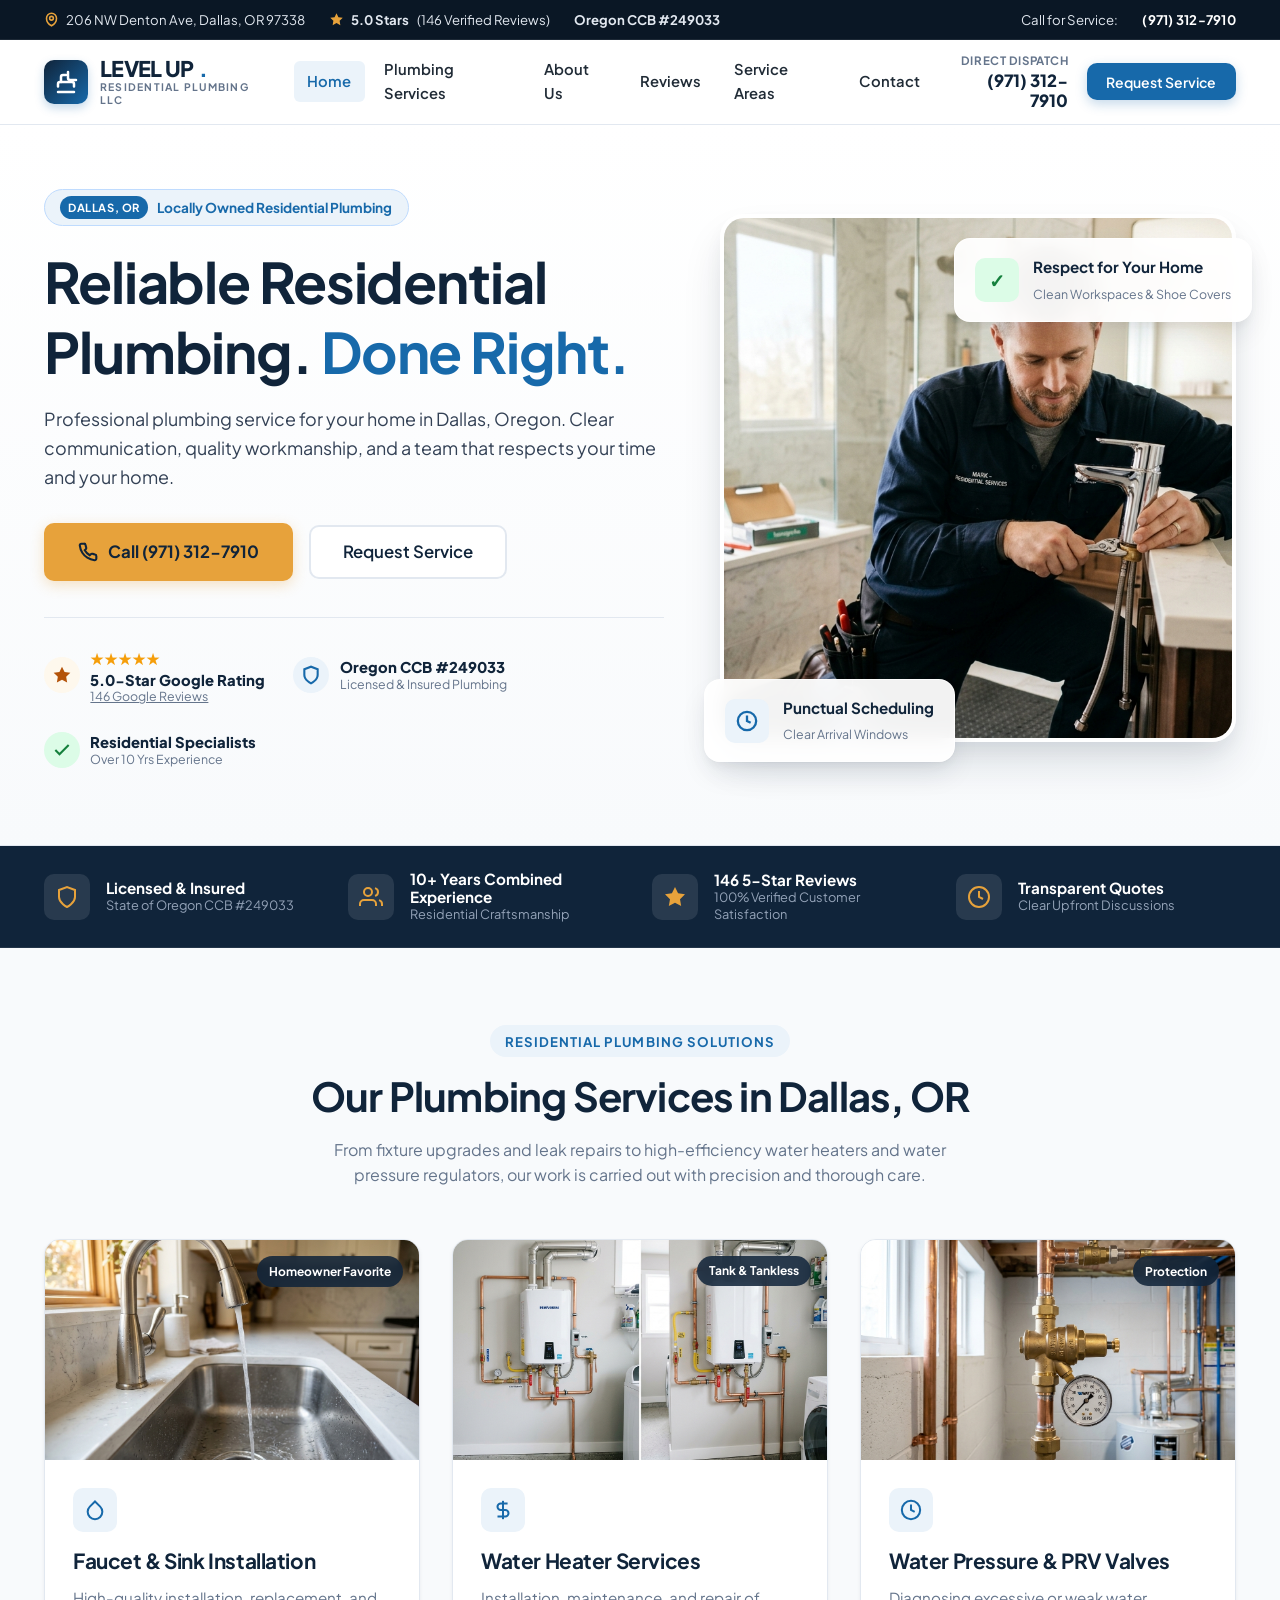
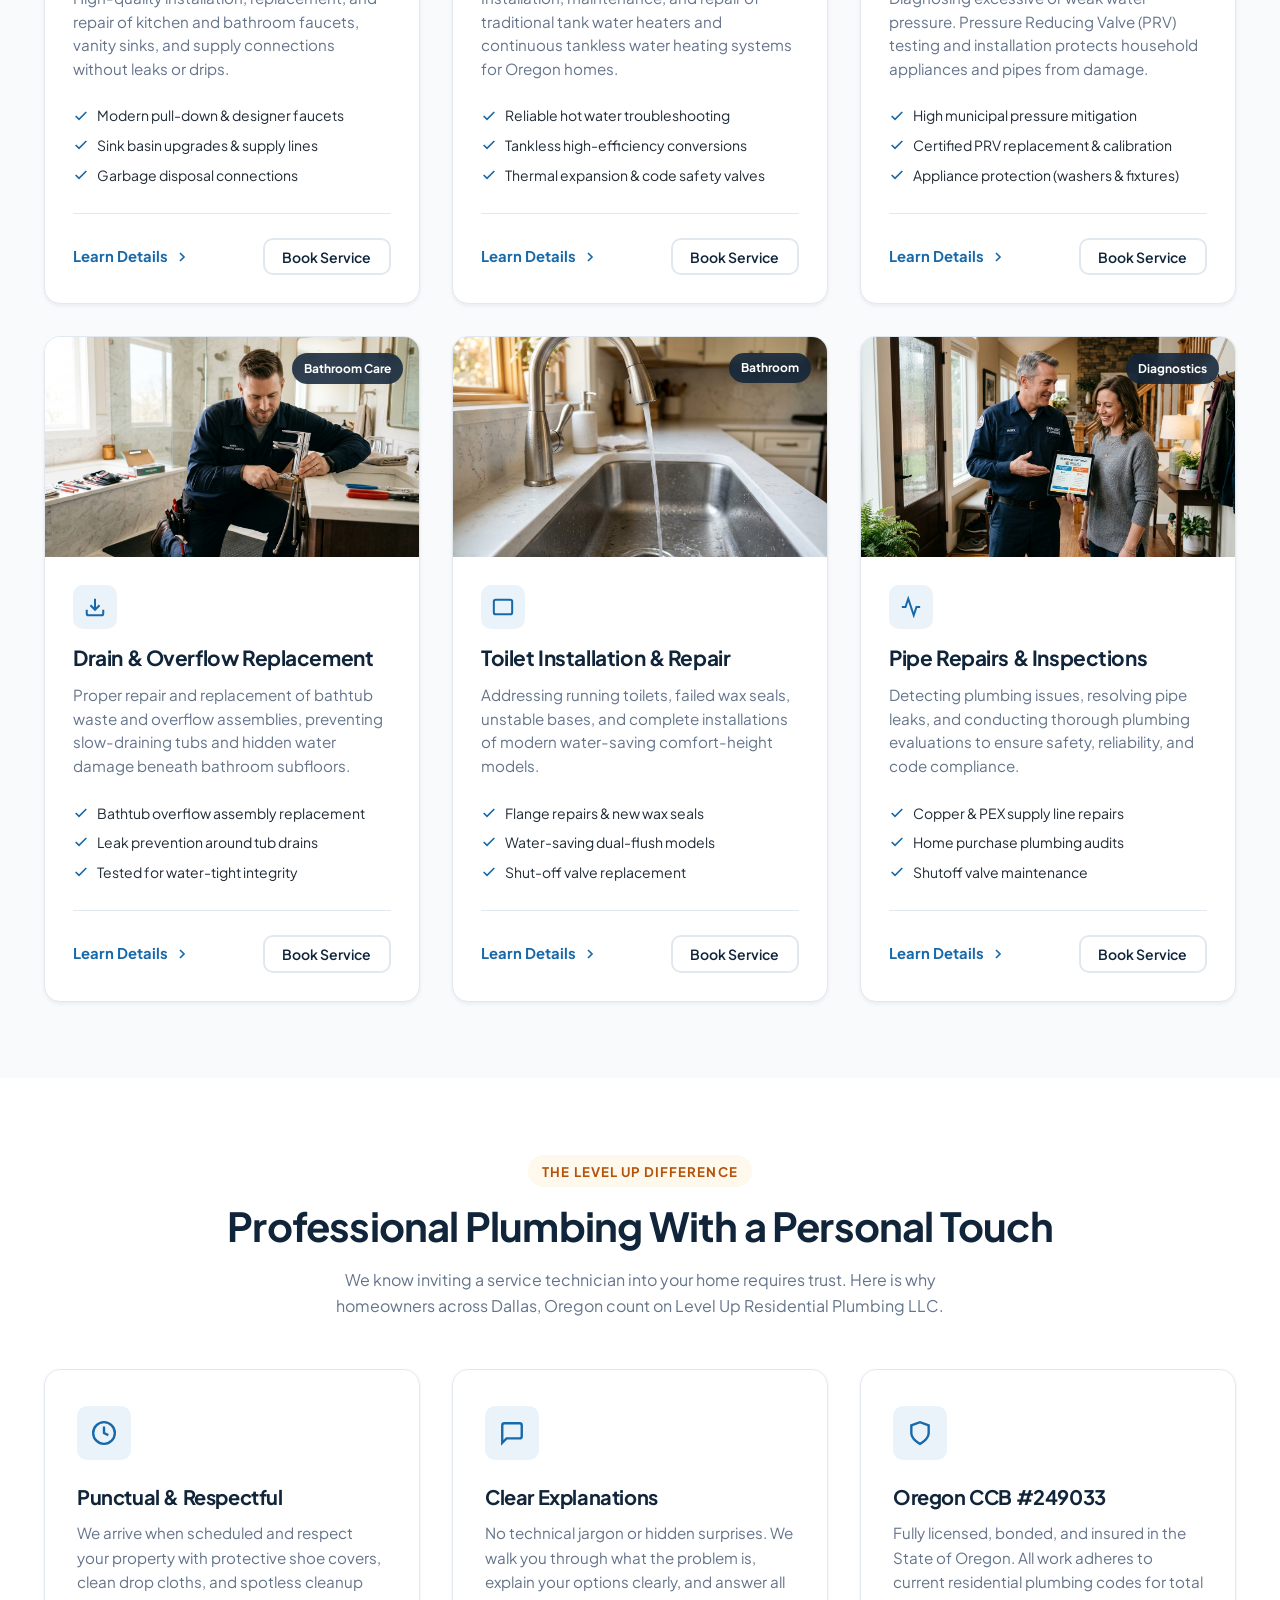
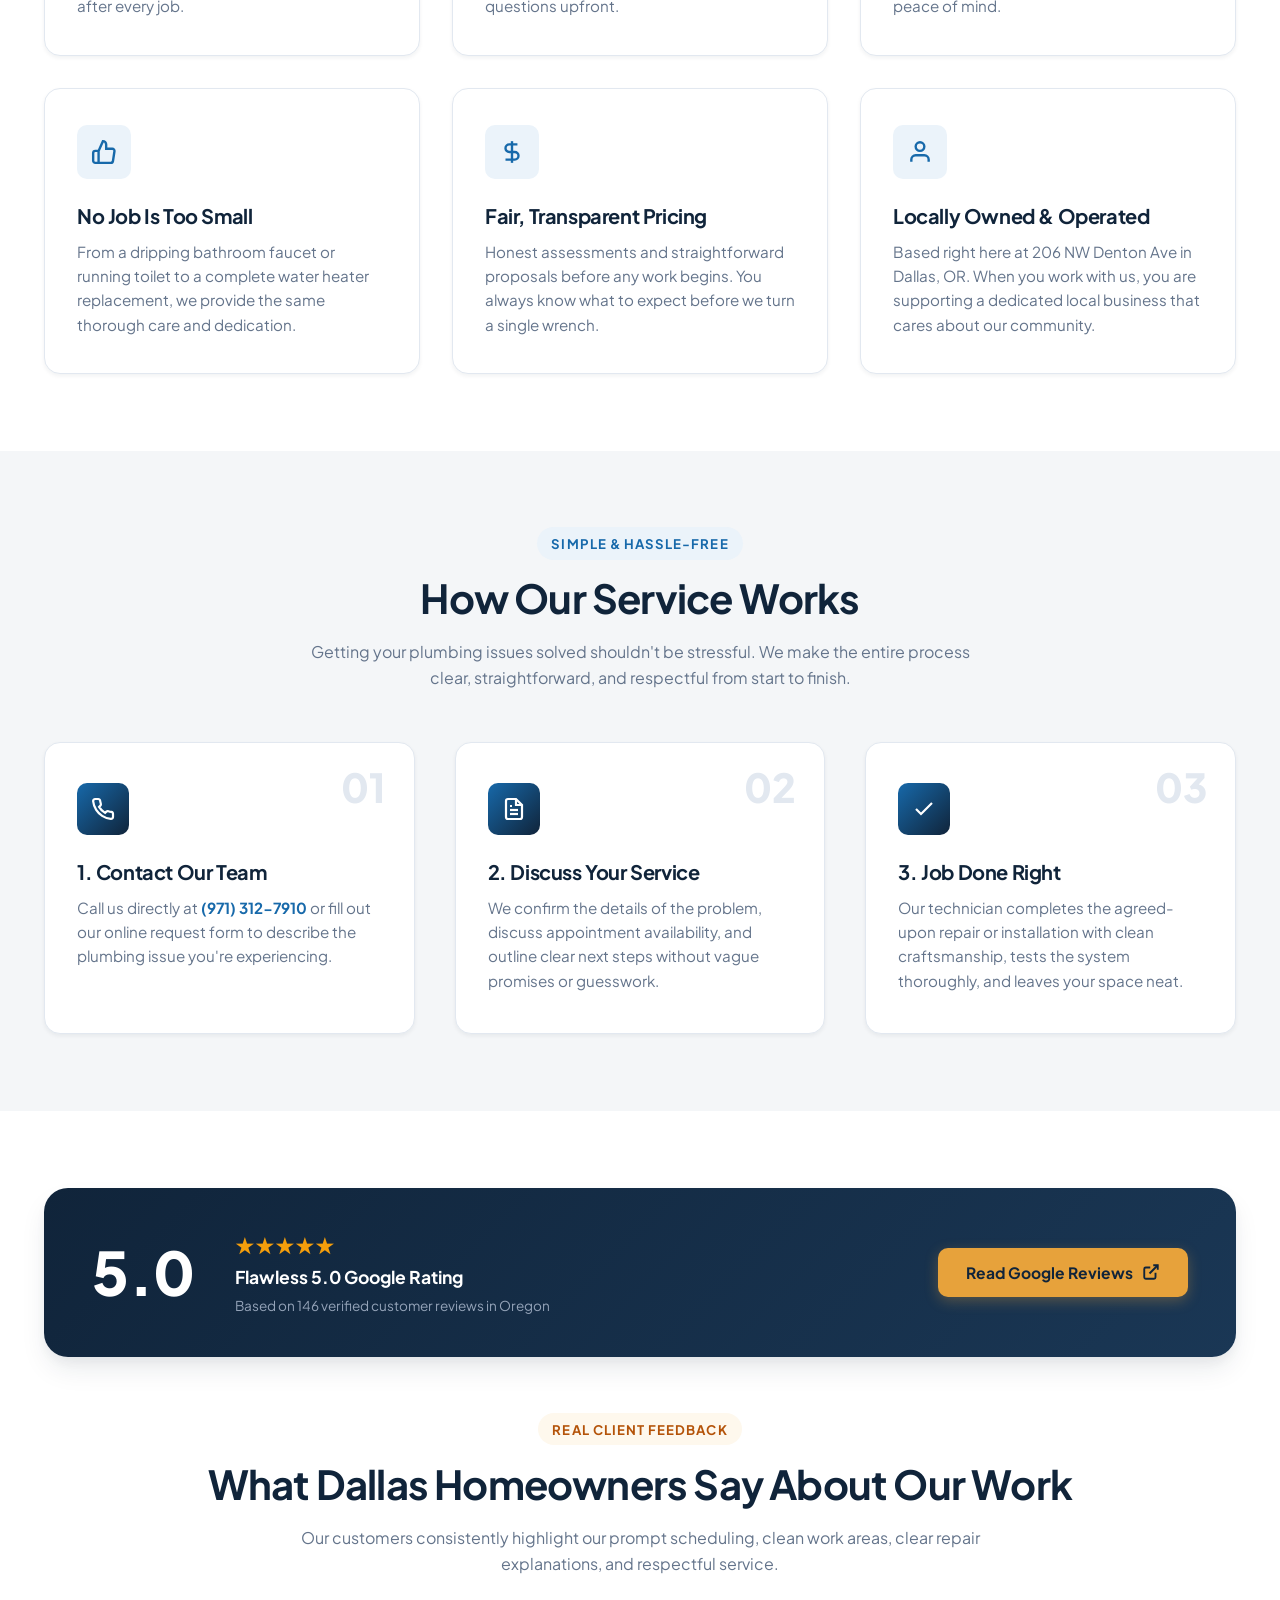
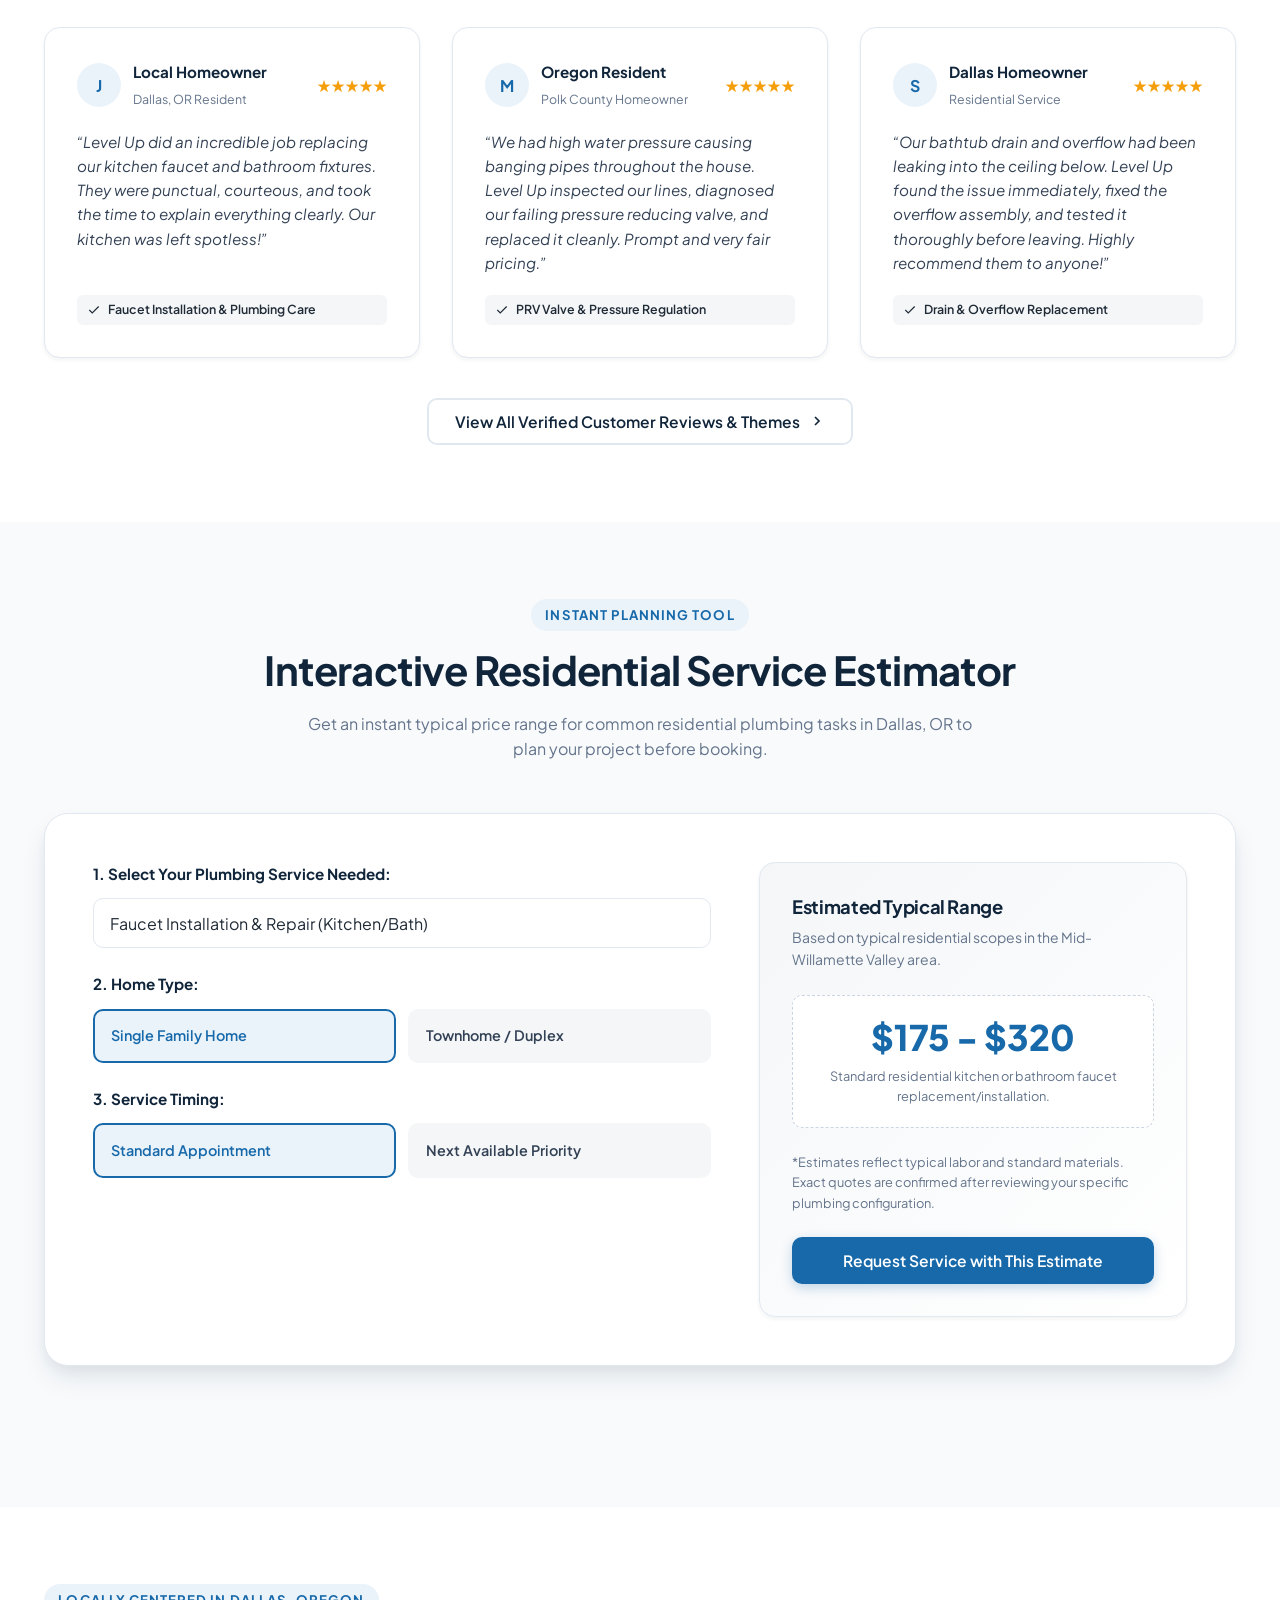
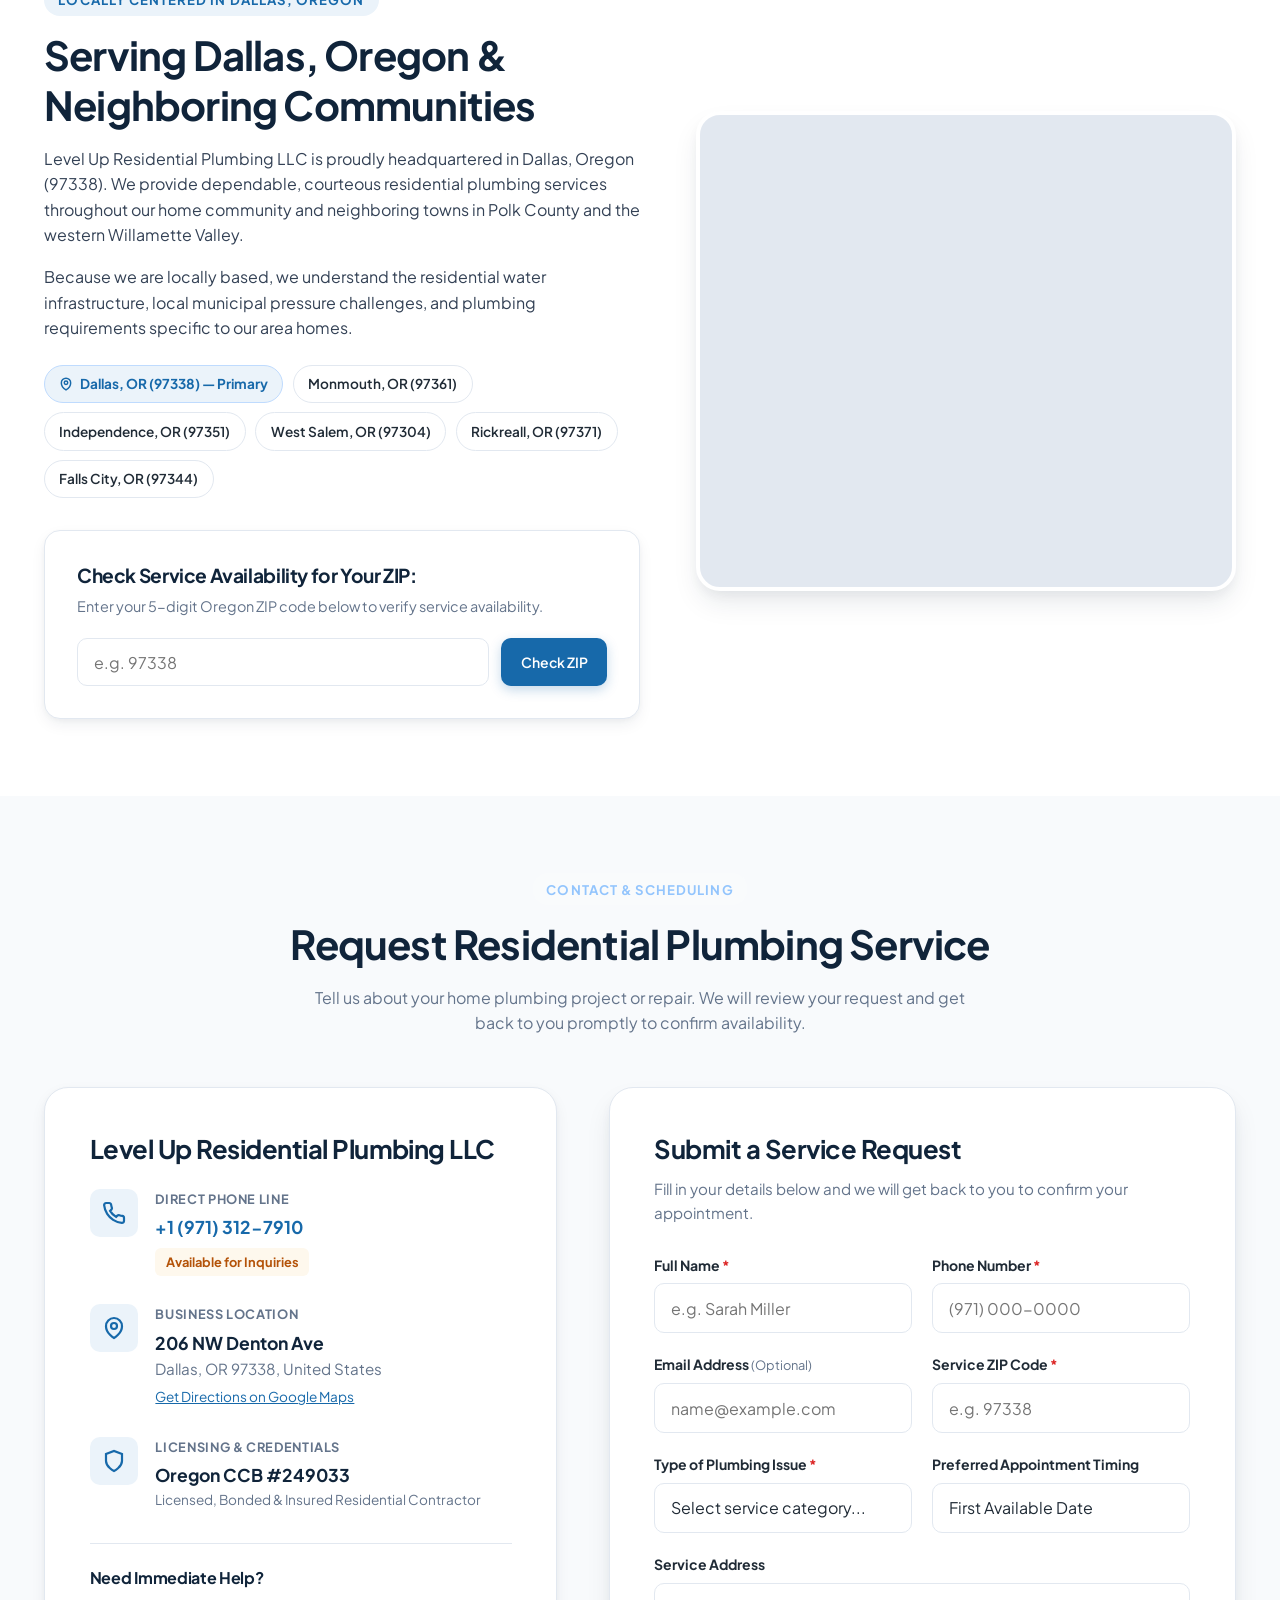
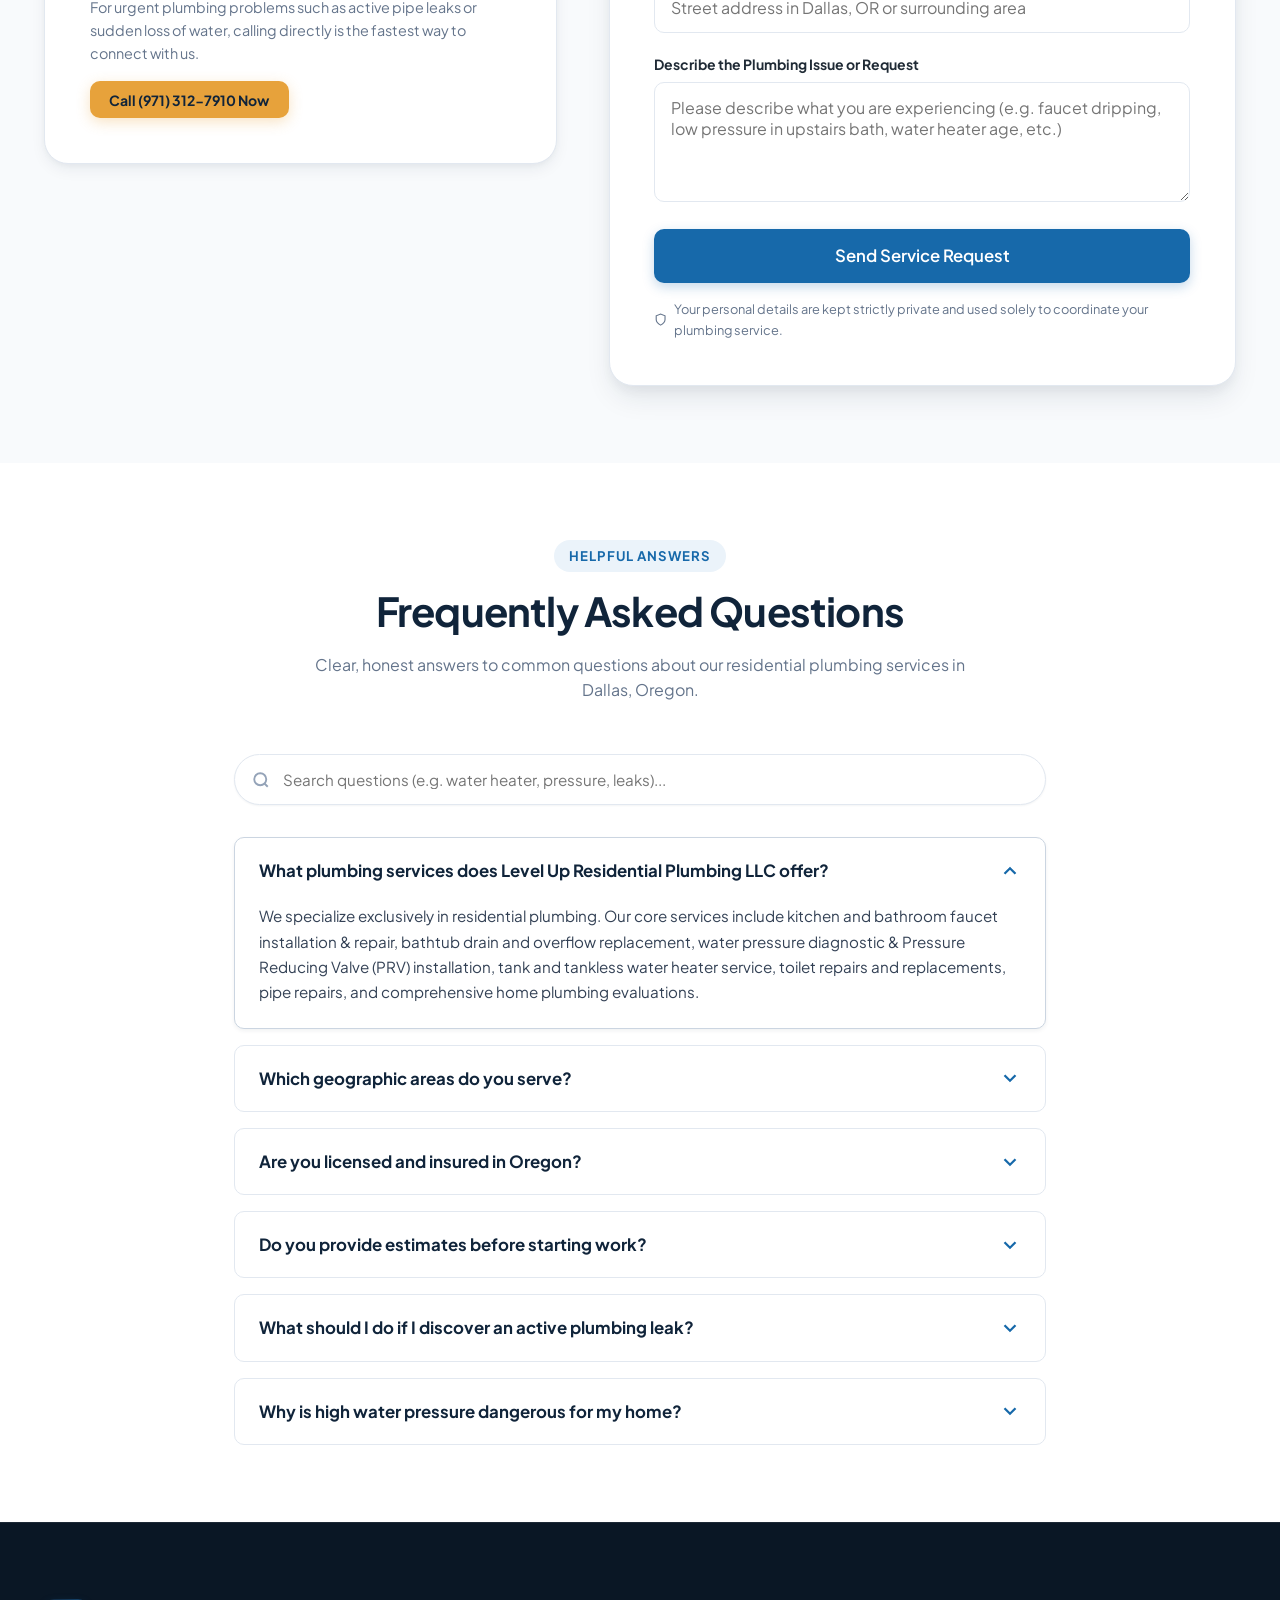
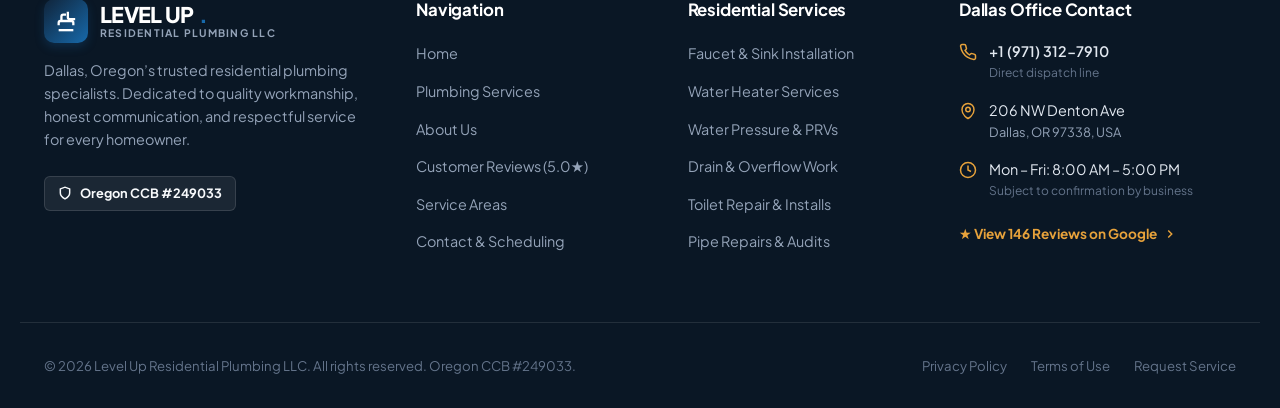
<file: index.html>
<!DOCTYPE html>
<html lang="en-US">
<head>
  <meta charset="UTF-8">
  <meta name="viewport" content="width=device-width, initial-scale=1.0">
  <title>Level Up Residential Plumbing LLC | Reliable Dallas, Oregon Plumbers</title>
  <meta name="description" content="Level Up Residential Plumbing LLC provides professional residential plumbing services in Dallas, OR and Polk County. CCB #249033. 5.0 Google Rated. Call (971) 312-7910.">
  <link rel="canonical" href="https://www.lvlupplumbing.com/">
  
  <!-- Open Graph / Meta -->
  <meta property="og:type" content="website">
  <meta property="og:title" content="Level Up Residential Plumbing LLC | Dallas, Oregon">
  <meta property="og:description" content="Professional residential plumbing for your home in Dallas, Oregon. Clear communication, quality workmanship, and 5.0-star customer service. CCB #249033.">
  <meta property="og:url" content="https://www.lvlupplumbing.com/">
  <meta property="og:image" content="assets/images/hero-plumber.jpg">

  <!-- Google Fonts: Plus Jakarta Sans -->
  <link rel="preconnect" href="https://fonts.googleapis.com">
  <link rel="preconnect" href="https://fonts.gstatic.com" crossorigin>
  <link href="https://fonts.googleapis.com/css2?family=Plus+Jakarta+Sans:wght@400;500;600;700;800&display=swap" rel="stylesheet">
  
  <!-- Main Stylesheet -->
  <link rel="stylesheet" href="assets/css/style.css">

  <!-- Schema.org Structured Data -->
  <script type="application/ld+json">
  {
    "@context": "https://schema.org",
    "@type": "Plumber",
    "name": "Level Up Residential Plumbing LLC",
    "image": "https://www.lvlupplumbing.com/assets/images/logo-original.png",
    "@id": "https://www.lvlupplumbing.com",
    "url": "https://www.lvlupplumbing.com",
    "telephone": "+1-971-312-7910",
    "address": {
      "@type": "PostalAddress",
      "streetAddress": "206 NW Denton Ave",
      "addressLocality": "Dallas",
      "addressRegion": "OR",
      "postalCode": "97338",
      "addressCountry": "US"
    },
    "geo": {
      "@type": "GeoCoordinates",
      "latitude": 44.9221,
      "longitude": -123.3188
    },
    "areaServed": [
      { "@type": "City", "name": "Dallas", "sameAs": "https://en.wikipedia.org/wiki/Dallas,_Oregon" },
      { "@type": "City", "name": "Monmouth" },
      { "@type": "City", "name": "Independence" },
      { "@type": "AdministrativeArea", "name": "Polk County, Oregon" }
    ],
    "aggregateRating": {
      "@type": "AggregateRating",
      "ratingValue": "5.0",
      "reviewCount": "146"
    },
    "priceRange": "$$",
    "license": "CCB# 249033"
  }
  </script>
</head>
<body>

  <!-- Top Credibility & Dispatch Bar -->
  <div class="top-bar">
    <div class="container top-bar-inner">
      <div class="top-bar-left">
        <span class="top-bar-item">
          <svg width="15" height="15" viewBox="0 0 24 24" fill="none" stroke="currentColor" stroke-width="2.5"><path d="M12 22s-8-4.5-8-11.8A8 8 0 0 1 12 2a8 8 0 0 1 8 8.2c0 7.3-8 11.8-8 11.8z"/><circle cx="12" cy="10" r="3"/></svg>
          206 NW Denton Ave, Dallas, OR 97338
        </span>
        <span class="top-bar-item">
          <svg width="15" height="15" viewBox="0 0 24 24" fill="currentColor"><path d="M12 2l3.09 6.26L22 9.27l-5 4.87 1.18 6.88L12 17.77l-6.18 3.25L7 14.14 2 9.27l6.91-1.01L12 2z"/></svg>
          <strong>5.0 Stars</strong> (146 Verified Reviews)
        </span>
        <span class="top-bar-item">
          <strong>Oregon CCB #249033</strong>
        </span>
      </div>
      <div class="top-bar-right">
        <span class="top-bar-item">Call for Service:</span>
        <a href="tel:+19713127910" class="top-bar-phone" id="topbar-call-link">(971) 312-7910</a>
      </div>
    </div>
  </div>

  <!-- Main Header Navigation -->
  <header class="main-header" id="site-header">
    <div class="container header-inner">
      <!-- Logo Branding -->
      <a href="index.html" class="brand-logo-wrap" aria-label="Level Up Residential Plumbing LLC Home">
        <div class="brand-icon">
          <svg width="24" height="24" viewBox="0 0 24 24" fill="none" stroke="currentColor" stroke-width="2.5" stroke-linecap="round" stroke-linejoin="round">
            <path d="M14 2v6a2 2 0 0 0 2 2h6"/><path d="M4 16.5V14a2 2 0 0 1 2-2h12a2 2 0 0 1 2 2v2.5"/><path d="M7 12V7a2 2 0 0 1 2-2h3"/><path d="M4 22h16"/>
          </svg>
        </div>
        <div class="brand-text">
          <span class="brand-title">LEVEL UP<span class="accent">.</span></span>
          <span class="brand-subtitle">RESIDENTIAL PLUMBING LLC</span>
        </div>
      </a>

      <!-- Desktop Navigation Menu -->
      <nav class="nav-menu" id="primary-navigation" aria-label="Main Navigation">
        <a href="index.html" class="nav-link active">Home</a>
        <a href="services.html" class="nav-link">Plumbing Services</a>
        <a href="about.html" class="nav-link">About Us</a>
        <a href="reviews.html" class="nav-link">Reviews</a>
        <a href="service-areas.html" class="nav-link">Service Areas</a>
        <a href="contact.html" class="nav-link">Contact</a>
      </nav>

      <!-- Header CTAs -->
      <div class="header-actions">
        <div class="header-phone-box">
          <span class="header-phone-label">Direct Dispatch</span>
          <a href="tel:+19713127910" class="header-phone-number" id="header-phone-link">(971) 312-7910</a>
        </div>
        <a href="contact.html" class="btn btn-primary btn-sm" id="header-cta-request">Request Service</a>
        
        <!-- Mobile Hamburger Toggle -->
        <button type="button" class="mobile-nav-toggle" aria-expanded="false" aria-controls="primary-navigation" aria-label="Toggle Navigation Menu">
          <svg viewBox="0 0 24 24" fill="none" stroke="currentColor" stroke-width="2.2" stroke-linecap="round" stroke-linejoin="round">
            <line x1="3" y1="12" x2="21" y2="12"></line>
            <line x1="3" y1="6" x2="21" y2="6"></line>
            <line x1="3" y1="18" x2="21" y2="18"></line>
          </svg>
        </button>
      </div>
    </div>
  </header>

  <main id="main-content">
    <!-- Hero Section -->
    <section class="hero-section" aria-label="Introduction">
      <div class="container hero-grid">
        <div class="hero-content">
          <div class="hero-pill">
            <span class="hero-pill-badge">Dallas, OR</span>
            <span>Locally Owned Residential Plumbing</span>
          </div>
          <h1 class="hero-headline">
            Reliable Residential Plumbing. <span class="highlight">Done Right.</span>
          </h1>
          <p class="hero-subheadline">
            Professional plumbing service for your home in Dallas, Oregon. Clear communication, quality workmanship, and a team that respects your time and your home.
          </p>
          <div class="hero-ctas">
            <a href="tel:+19713127910" class="btn btn-accent btn-lg" id="hero-cta-call">
              <svg width="20" height="20" viewBox="0 0 24 24" fill="none" stroke="currentColor" stroke-width="2.5"><path d="M22 16.92v3a2 2 0 0 1-2.18 2 19.79 19.79 0 0 1-8.63-3.07 19.5 19.5 0 0 1-6-6 19.79 19.79 0 0 1-3.07-8.67A2 2 0 0 1 4.11 2h3a2 2 0 0 1 2 1.72 12.84 12.84 0 0 0 .7 2.81 2 2 0 0 1-.45 2.11L8.09 9.91a16 16 0 0 0 6 6l1.27-1.27a2 2 0 0 1 2.11-.45 12.84 12.84 0 0 0 2.81.7A2 2 0 0 1 22 16.92z"/></svg>
              Call (971) 312-7910
            </a>
            <a href="#request-service" class="btn btn-secondary btn-lg" id="hero-cta-request">Request Service</a>
          </div>

          <!-- Compact Trust Strip -->
          <div class="trust-strip">
            <div class="trust-item">
              <div class="trust-item-icon">
                <svg width="20" height="20" viewBox="0 0 24 24" fill="currentColor"><path d="M12 2l3.09 6.26L22 9.27l-5 4.87 1.18 6.88L12 17.77l-6.18 3.25L7 14.14 2 9.27l6.91-1.01L12 2z"/></svg>
              </div>
              <div>
                <div class="trust-stars" aria-label="5 out of 5 stars">
                  ★★★★★
                </div>
                <div class="trust-text-primary">5.0-Star Google Rating</div>
                <div class="trust-text-sub"><a href="reviews.html" style="color:inherit;text-decoration:underline;">146 Google Reviews</a></div>
              </div>
            </div>

            <div class="trust-item">
              <div class="trust-item-icon" style="background-color: var(--color-blue-light); color: var(--color-accent-blue);">
                <svg width="20" height="20" viewBox="0 0 24 24" fill="none" stroke="currentColor" stroke-width="2.5"><path d="M12 22s8-4 8-10V5l-8-3-8 3v7c0 6 8 10 8 10z"/></svg>
              </div>
              <div>
                <div class="trust-text-primary">Oregon CCB #249033</div>
                <div class="trust-text-sub">Licensed & Insured Plumbing</div>
              </div>
            </div>

            <div class="trust-item">
              <div class="trust-item-icon" style="background-color: var(--color-success-bg); color: var(--color-success);">
                <svg width="20" height="20" viewBox="0 0 24 24" fill="none" stroke="currentColor" stroke-width="2.5"><polyline points="20 6 9 17 4 12"/></svg>
              </div>
              <div>
                <div class="trust-text-primary">Residential Specialists</div>
                <div class="trust-text-sub">Over 10 Yrs Experience</div>
              </div>
            </div>
          </div>
        </div>

        <!-- Hero Media Column -->
        <div class="hero-media-wrap">
          <div class="hero-image-card">
            <img src="assets/images/hero-plumber.jpg" alt="Level Up Residential Plumbing technician performing residential fixture installation in Dallas, Oregon home" width="600" height="520" loading="eager" fetchpriority="high">
          </div>

          <!-- Floating Badges -->
          <div class="hero-floating-card card-top-right">
            <div class="card-badge-icon green">✓</div>
            <div class="card-badge-text">
              <strong>Respect for Your Home</strong>
              <span>Clean Workspaces & Shoe Covers</span>
            </div>
          </div>

          <div class="hero-floating-card card-bottom-left">
            <div class="card-badge-icon blue">
              <svg width="22" height="22" viewBox="0 0 24 24" fill="none" stroke="currentColor" stroke-width="2.5"><circle cx="12" cy="12" r="10"/><polyline points="12 6 12 12 16 14"/></svg>
            </div>
            <div class="card-badge-text">
              <strong>Punctual Scheduling</strong>
              <span>Clear Arrival Windows</span>
            </div>
          </div>
        </div>
      </div>
    </section>

    <!-- Verified Credentials Ribbon -->
    <section class="credentials-bar" aria-label="Company Credentials">
      <div class="container credentials-grid">
        <div class="credential-item">
          <div class="credential-icon">
            <svg width="24" height="24" viewBox="0 0 24 24" fill="none" stroke="currentColor" stroke-width="2"><path d="M12 22s8-4 8-10V5l-8-3-8 3v7c0 6 8 10 8 10z"/></svg>
          </div>
          <div>
            <div class="credential-title">Licensed & Insured</div>
            <div class="credential-desc">State of Oregon CCB #249033</div>
          </div>
        </div>

        <div class="credential-item">
          <div class="credential-icon">
            <svg width="24" height="24" viewBox="0 0 24 24" fill="none" stroke="currentColor" stroke-width="2"><path d="M17 21v-2a4 4 0 0 0-4-4H5a4 4 0 0 0-4 4v2"/><circle cx="9" cy="7" r="4"/><path d="M23 21v-2a4 4 0 0 0-3-3.87"/><path d="M16 3.13a4 4 0 0 1 0 7.75"/></svg>
          </div>
          <div>
            <div class="credential-title">10+ Years Combined Experience</div>
            <div class="credential-desc">Residential Craftsmanship</div>
          </div>
        </div>

        <div class="credential-item">
          <div class="credential-icon">
            <svg width="24" height="24" viewBox="0 0 24 24" fill="currentColor"><path d="M12 2l3.09 6.26L22 9.27l-5 4.87 1.18 6.88L12 17.77l-6.18 3.25L7 14.14 2 9.27l6.91-1.01L12 2z"/></svg>
          </div>
          <div>
            <div class="credential-title">146 5-Star Reviews</div>
            <div class="credential-desc">100% Verified Customer Satisfaction</div>
          </div>
        </div>

        <div class="credential-item">
          <div class="credential-icon">
            <svg width="24" height="24" viewBox="0 0 24 24" fill="none" stroke="currentColor" stroke-width="2"><circle cx="12" cy="12" r="10"/><polyline points="12 6 12 12 16 14"/></svg>
          </div>
          <div>
            <div class="credential-title">Transparent Quotes</div>
            <div class="credential-desc">Clear Upfront Discussions</div>
          </div>
        </div>
      </div>
    </section>

    <!-- Plumbing Services Section -->
    <section class="section-py bg-subtle" id="services" aria-labelledby="services-heading">
      <div class="container">
        <div class="section-header text-center">
          <span class="section-tag">Residential Plumbing Solutions</span>
          <h2 class="section-title" id="services-heading">Our Plumbing Services in Dallas, OR</h2>
          <p class="section-subtitle">
            From fixture upgrades and leak repairs to high-efficiency water heaters and water pressure regulators, our work is carried out with precision and thorough care.
          </p>
        </div>

        <div class="services-grid">
          <!-- Service Card 1: Faucets & Sinks -->
          <article class="service-card">
            <div class="service-card-media">
              <img src="assets/images/faucet-sink.jpg" alt="Kitchen sink and brushed nickel faucet installation by Level Up Residential Plumbing" width="400" height="220" loading="lazy">
              <span class="service-badge">Homeowner Favorite</span>
            </div>
            <div class="service-card-body">
              <div class="service-icon-pill">
                <svg width="22" height="22" viewBox="0 0 24 24" fill="none" stroke="currentColor" stroke-width="2.2"><path d="M12 2.69l5.66 5.66a8 8 0 1 1-11.31 0z"/></svg>
              </div>
              <h3 class="service-card-title">Faucet & Sink Installation</h3>
              <p class="service-card-desc">
                High-quality installation, replacement, and repair of kitchen and bathroom faucets, vanity sinks, and supply connections without leaks or drips.
              </p>
              <ul class="service-card-points">
                <li><svg width="16" height="16" viewBox="0 0 24 24" fill="none" stroke="currentColor" stroke-width="2.5"><polyline points="20 6 9 17 4 12"/></svg> Modern pull-down & designer faucets</li>
                <li><svg width="16" height="16" viewBox="0 0 24 24" fill="none" stroke="currentColor" stroke-width="2.5"><polyline points="20 6 9 17 4 12"/></svg> Sink basin upgrades & supply lines</li>
                <li><svg width="16" height="16" viewBox="0 0 24 24" fill="none" stroke="currentColor" stroke-width="2.5"><polyline points="20 6 9 17 4 12"/></svg> Garbage disposal connections</li>
              </ul>
              <div class="service-card-footer">
                <a href="services/faucet-sink-installation.html" class="link-learn-more">
                  Learn Details
                  <svg width="16" height="16" viewBox="0 0 24 24" fill="none" stroke="currentColor" stroke-width="2.5"><polyline points="9 18 15 12 9 6"/></svg>
                </a>
                <a href="#request-service" class="btn btn-secondary btn-sm">Book Service</a>
              </div>
            </div>
          </article>

          <!-- Service Card 2: Water Heaters -->
          <article class="service-card">
            <div class="service-card-media">
              <img src="assets/images/water-heater.jpg" alt="High efficiency residential water heater installation by Level Up Residential Plumbing" width="400" height="220" loading="lazy">
              <span class="service-badge">Tank & Tankless</span>
            </div>
            <div class="service-card-body">
              <div class="service-icon-pill">
                <svg width="22" height="22" viewBox="0 0 24 24" fill="none" stroke="currentColor" stroke-width="2.2"><path d="M12 2v20"/><path d="M17 5H9.5a3.5 3.5 0 0 0 0 7h5a3.5 3.5 0 0 1 0 7H6"/></svg>
              </div>
              <h3 class="service-card-title">Water Heater Services</h3>
              <p class="service-card-desc">
                Installation, maintenance, and repair of traditional tank water heaters and continuous tankless water heating systems for Oregon homes.
              </p>
              <ul class="service-card-points">
                <li><svg width="16" height="16" viewBox="0 0 24 24" fill="none" stroke="currentColor" stroke-width="2.5"><polyline points="20 6 9 17 4 12"/></svg> Reliable hot water troubleshooting</li>
                <li><svg width="16" height="16" viewBox="0 0 24 24" fill="none" stroke="currentColor" stroke-width="2.5"><polyline points="20 6 9 17 4 12"/></svg> Tankless high-efficiency conversions</li>
                <li><svg width="16" height="16" viewBox="0 0 24 24" fill="none" stroke="currentColor" stroke-width="2.5"><polyline points="20 6 9 17 4 12"/></svg> Thermal expansion & code safety valves</li>
              </ul>
              <div class="service-card-footer">
                <a href="services/water-heater-services.html" class="link-learn-more">
                  Learn Details
                  <svg width="16" height="16" viewBox="0 0 24 24" fill="none" stroke="currentColor" stroke-width="2.5"><polyline points="9 18 15 12 9 6"/></svg>
                </a>
                <a href="#request-service" class="btn btn-secondary btn-sm">Book Service</a>
              </div>
            </div>
          </article>

          <!-- Service Card 3: Water Pressure & PRV -->
          <article class="service-card">
            <div class="service-card-media">
              <img src="assets/images/prv-pipe.jpg" alt="Pressure Reducing Valve installation with pressure gauge in residential plumbing line" width="400" height="220" loading="lazy">
              <span class="service-badge">Protection</span>
            </div>
            <div class="service-card-body">
              <div class="service-icon-pill">
                <svg width="22" height="22" viewBox="0 0 24 24" fill="none" stroke="currentColor" stroke-width="2.2"><circle cx="12" cy="12" r="10"/><path d="M12 6v6l4 2"/></svg>
              </div>
              <h3 class="service-card-title">Water Pressure & PRV Valves</h3>
              <p class="service-card-desc">
                Diagnosing excessive or weak water pressure. Pressure Reducing Valve (PRV) testing and installation protects household appliances and pipes from damage.
              </p>
              <ul class="service-card-points">
                <li><svg width="16" height="16" viewBox="0 0 24 24" fill="none" stroke="currentColor" stroke-width="2.5"><polyline points="20 6 9 17 4 12"/></svg> High municipal pressure mitigation</li>
                <li><svg width="16" height="16" viewBox="0 0 24 24" fill="none" stroke="currentColor" stroke-width="2.5"><polyline points="20 6 9 17 4 12"/></svg> Certified PRV replacement & calibration</li>
                <li><svg width="16" height="16" viewBox="0 0 24 24" fill="none" stroke="currentColor" stroke-width="2.5"><polyline points="20 6 9 17 4 12"/></svg> Appliance protection (washers & fixtures)</li>
              </ul>
              <div class="service-card-footer">
                <a href="services/water-pressure-prv.html" class="link-learn-more">
                  Learn Details
                  <svg width="16" height="16" viewBox="0 0 24 24" fill="none" stroke="currentColor" stroke-width="2.5"><polyline points="9 18 15 12 9 6"/></svg>
                </a>
                <a href="#request-service" class="btn btn-secondary btn-sm">Book Service</a>
              </div>
            </div>
          </article>

          <!-- Service Card 4: Drain & Overflow -->
          <article class="service-card">
            <div class="service-card-media">
              <img src="assets/images/hero-plumber.jpg" alt="Bathtub drain and overflow replacement by Level Up Residential Plumbing" width="400" height="220" loading="lazy">
              <span class="service-badge">Bathroom Care</span>
            </div>
            <div class="service-card-body">
              <div class="service-icon-pill">
                <svg width="22" height="22" viewBox="0 0 24 24" fill="none" stroke="currentColor" stroke-width="2.2"><path d="M21 15v4a2 2 0 0 1-2 2H5a2 2 0 0 1-2-2v-4"/><polyline points="7 10 12 15 17 10"/><line x1="12" y1="15" x2="12" y2="3"/></svg>
              </div>
              <h3 class="service-card-title">Drain & Overflow Replacement</h3>
              <p class="service-card-desc">
                Proper repair and replacement of bathtub waste and overflow assemblies, preventing slow-draining tubs and hidden water damage beneath bathroom subfloors.
              </p>
              <ul class="service-card-points">
                <li><svg width="16" height="16" viewBox="0 0 24 24" fill="none" stroke="currentColor" stroke-width="2.5"><polyline points="20 6 9 17 4 12"/></svg> Bathtub overflow assembly replacement</li>
                <li><svg width="16" height="16" viewBox="0 0 24 24" fill="none" stroke="currentColor" stroke-width="2.5"><polyline points="20 6 9 17 4 12"/></svg> Leak prevention around tub drains</li>
                <li><svg width="16" height="16" viewBox="0 0 24 24" fill="none" stroke="currentColor" stroke-width="2.5"><polyline points="20 6 9 17 4 12"/></svg> Tested for water-tight integrity</li>
              </ul>
              <div class="service-card-footer">
                <a href="services/drain-overflow-replacement.html" class="link-learn-more">
                  Learn Details
                  <svg width="16" height="16" viewBox="0 0 24 24" fill="none" stroke="currentColor" stroke-width="2.5"><polyline points="9 18 15 12 9 6"/></svg>
                </a>
                <a href="#request-service" class="btn btn-secondary btn-sm">Book Service</a>
              </div>
            </div>
          </article>

          <!-- Service Card 5: Toilet Installation & Repairs -->
          <article class="service-card">
            <div class="service-card-media">
              <img src="assets/images/faucet-sink.jpg" alt="Modern toilet installation and repair service" width="400" height="220" loading="lazy">
              <span class="service-badge">Bathroom</span>
            </div>
            <div class="service-card-body">
              <div class="service-icon-pill">
                <svg width="22" height="22" viewBox="0 0 24 24" fill="none" stroke="currentColor" stroke-width="2.2"><path d="M4 4h16c1.1 0 2 .9 2 2v12c0 1.1-.9 2-2 2H4c-1.1 0-2-.9-2-2V6c0-1.1.9-2 2-2z"/></svg>
              </div>
              <h3 class="service-card-title">Toilet Installation & Repair</h3>
              <p class="service-card-desc">
                Addressing running toilets, failed wax seals, unstable bases, and complete installations of modern water-saving comfort-height models.
              </p>
              <ul class="service-card-points">
                <li><svg width="16" height="16" viewBox="0 0 24 24" fill="none" stroke="currentColor" stroke-width="2.5"><polyline points="20 6 9 17 4 12"/></svg> Flange repairs & new wax seals</li>
                <li><svg width="16" height="16" viewBox="0 0 24 24" fill="none" stroke="currentColor" stroke-width="2.5"><polyline points="20 6 9 17 4 12"/></svg> Water-saving dual-flush models</li>
                <li><svg width="16" height="16" viewBox="0 0 24 24" fill="none" stroke="currentColor" stroke-width="2.5"><polyline points="20 6 9 17 4 12"/></svg> Shut-off valve replacement</li>
              </ul>
              <div class="service-card-footer">
                <a href="services/faucet-sink-installation.html" class="link-learn-more">
                  Learn Details
                  <svg width="16" height="16" viewBox="0 0 24 24" fill="none" stroke="currentColor" stroke-width="2.5"><polyline points="9 18 15 12 9 6"/></svg>
                </a>
                <a href="#request-service" class="btn btn-secondary btn-sm">Book Service</a>
              </div>
            </div>
          </article>

          <!-- Service Card 6: Pipe Repairs & Inspections -->
          <article class="service-card">
            <div class="service-card-media">
              <img src="assets/images/consultation.jpg" alt="Level Up technician inspecting residential plumbing system" width="400" height="220" loading="lazy">
              <span class="service-badge">Diagnostics</span>
            </div>
            <div class="service-card-body">
              <div class="service-icon-pill">
                <svg width="22" height="22" viewBox="0 0 24 24" fill="none" stroke="currentColor" stroke-width="2.2"><path d="M22 12h-4l-3 9L9 3l-3 9H2"/></svg>
              </div>
              <h3 class="service-card-title">Pipe Repairs & Inspections</h3>
              <p class="service-card-desc">
                Detecting plumbing issues, resolving pipe leaks, and conducting thorough plumbing evaluations to ensure safety, reliability, and code compliance.
              </p>
              <ul class="service-card-points">
                <li><svg width="16" height="16" viewBox="0 0 24 24" fill="none" stroke="currentColor" stroke-width="2.5"><polyline points="20 6 9 17 4 12"/></svg> Copper & PEX supply line repairs</li>
                <li><svg width="16" height="16" viewBox="0 0 24 24" fill="none" stroke="currentColor" stroke-width="2.5"><polyline points="20 6 9 17 4 12"/></svg> Home purchase plumbing audits</li>
                <li><svg width="16" height="16" viewBox="0 0 24 24" fill="none" stroke="currentColor" stroke-width="2.5"><polyline points="20 6 9 17 4 12"/></svg> Shutoff valve maintenance</li>
              </ul>
              <div class="service-card-footer">
                <a href="services/pipe-repair-inspection.html" class="link-learn-more">
                  Learn Details
                  <svg width="16" height="16" viewBox="0 0 24 24" fill="none" stroke="currentColor" stroke-width="2.5"><polyline points="9 18 15 12 9 6"/></svg>
                </a>
                <a href="#request-service" class="btn btn-secondary btn-sm">Book Service</a>
              </div>
            </div>
          </article>
        </div>
      </div>
    </section>

    <!-- Why Homeowners Choose Level Up -->
    <section class="section-py bg-white" aria-labelledby="why-us-heading">
      <div class="container">
        <div class="section-header text-center">
          <span class="section-tag tag-amber">The Level Up Difference</span>
          <h2 class="section-title" id="why-us-heading">Professional Plumbing With a Personal Touch</h2>
          <p class="section-subtitle">
            We know inviting a service technician into your home requires trust. Here is why homeowners across Dallas, Oregon count on Level Up Residential Plumbing LLC.
          </p>
        </div>

        <div class="values-grid">
          <div class="value-card">
            <div class="value-icon-box">
              <svg width="26" height="26" viewBox="0 0 24 24" fill="none" stroke="currentColor" stroke-width="2.2"><circle cx="12" cy="12" r="10"/><polyline points="12 6 12 12 16 14"/></svg>
            </div>
            <h3>Punctual & Respectful</h3>
            <p>
              We arrive when scheduled and respect your property with protective shoe covers, clean drop cloths, and spotless cleanup after every job.
            </p>
          </div>

          <div class="value-card">
            <div class="value-icon-box">
              <svg width="26" height="26" viewBox="0 0 24 24" fill="none" stroke="currentColor" stroke-width="2.2"><path d="M21 15a2 2 0 0 1-2 2H7l-4 4V5a2 2 0 0 1 2-2h14a2 2 0 0 1 2 2z"/></svg>
            </div>
            <h3>Clear Explanations</h3>
            <p>
              No technical jargon or hidden surprises. We walk you through what the problem is, explain your options clearly, and answer all questions upfront.
            </p>
          </div>

          <div class="value-card">
            <div class="value-icon-box">
              <svg width="26" height="26" viewBox="0 0 24 24" fill="none" stroke="currentColor" stroke-width="2.2"><path d="M12 22s8-4 8-10V5l-8-3-8 3v7c0 6 8 10 8 10z"/></svg>
            </div>
            <h3>Oregon CCB #249033</h3>
            <p>
              Fully licensed, bonded, and insured in the State of Oregon. All work adheres to current residential plumbing codes for total peace of mind.
            </p>
          </div>

          <div class="value-card">
            <div class="value-icon-box">
              <svg width="26" height="26" viewBox="0 0 24 24" fill="none" stroke="currentColor" stroke-width="2.2"><path d="M14 9V5a3 3 0 0 0-3-3l-4 9v11h11.28a2 2 0 0 0 2-1.7l1.38-9a2 2 0 0 0-2-2.3zM7 22H4a2 2 0 0 1-2-2v-7a2 2 0 0 1 2-2h3"/></svg>
            </div>
            <h3>No Job Is Too Small</h3>
            <p>
              From a dripping bathroom faucet or running toilet to a complete water heater replacement, we provide the same thorough care and dedication.
            </p>
          </div>

          <div class="value-card">
            <div class="value-icon-box">
              <svg width="26" height="26" viewBox="0 0 24 24" fill="none" stroke="currentColor" stroke-width="2.2"><path d="M12 2v20"/><path d="M17 5H9.5a3.5 3.5 0 0 0 0 7h5a3.5 3.5 0 0 1 0 7H6"/></svg>
            </div>
            <h3>Fair, Transparent Pricing</h3>
            <p>
              Honest assessments and straightforward proposals before any work begins. You always know what to expect before we turn a single wrench.
            </p>
          </div>

          <div class="value-card">
            <div class="value-icon-box">
              <svg width="26" height="26" viewBox="0 0 24 24" fill="none" stroke="currentColor" stroke-width="2.2"><path d="M20 21v-2a4 4 0 0 0-4-4H8a4 4 0 0 0-4 4v2"/><circle cx="12" cy="7" r="4"/></svg>
            </div>
            <h3>Locally Owned & Operated</h3>
            <p>
              Based right here at 206 NW Denton Ave in Dallas, OR. When you work with us, you are supporting a dedicated local business that cares about our community.
            </p>
          </div>
        </div>
      </div>
    </section>

    <!-- 3-Step How It Works -->
    <section class="section-py bg-light" aria-labelledby="process-heading">
      <div class="container">
        <div class="section-header text-center">
          <span class="section-tag">Simple & Hassle-Free</span>
          <h2 class="section-title" id="process-heading">How Our Service Works</h2>
          <p class="section-subtitle">
            Getting your plumbing issues solved shouldn't be stressful. We make the entire process clear, straightforward, and respectful from start to finish.
          </p>
        </div>

        <div class="process-grid">
          <div class="process-step">
            <span class="process-number">01</span>
            <div class="process-icon-wrap">
              <svg width="24" height="24" viewBox="0 0 24 24" fill="none" stroke="currentColor" stroke-width="2.2"><path d="M22 16.92v3a2 2 0 0 1-2.18 2 19.79 19.79 0 0 1-8.63-3.07 19.5 19.5 0 0 1-6-6 19.79 19.79 0 0 1-3.07-8.67A2 2 0 0 1 4.11 2h3a2 2 0 0 1 2 1.72 12.84 12.84 0 0 0 .7 2.81 2 2 0 0 1-.45 2.11L8.09 9.91a16 16 0 0 0 6 6l1.27-1.27a2 2 0 0 1 2.11-.45 12.84 12.84 0 0 0 2.81.7A2 2 0 0 1 22 16.92z"/></svg>
            </div>
            <h3>1. Contact Our Team</h3>
            <p>
              Call us directly at <a href="tel:+19713127910"><strong>(971) 312-7910</strong></a> or fill out our online request form to describe the plumbing issue you're experiencing.
            </p>
          </div>

          <div class="process-step">
            <span class="process-number">02</span>
            <div class="process-icon-wrap">
              <svg width="24" height="24" viewBox="0 0 24 24" fill="none" stroke="currentColor" stroke-width="2.2"><path d="M14 2H6a2 2 0 0 0-2 2v16a2 2 0 0 0 2 2h12a2 2 0 0 0 2-2V8z"/><polyline points="14 2 14 8 20 8"/><line x1="16" y1="13" x2="8" y2="13"/><line x1="16" y1="17" x2="8" y2="17"/><polyline points="10 9 9 9 8 9"/></svg>
            </div>
            <h3>2. Discuss Your Service</h3>
            <p>
              We confirm the details of the problem, discuss appointment availability, and outline clear next steps without vague promises or guesswork.
            </p>
          </div>

          <div class="process-step">
            <span class="process-number">03</span>
            <div class="process-icon-wrap">
              <svg width="24" height="24" viewBox="0 0 24 24" fill="none" stroke="currentColor" stroke-width="2.2"><polyline points="20 6 9 17 4 12"/></svg>
            </div>
            <h3>3. Job Done Right</h3>
            <p>
              Our technician completes the agreed-upon repair or installation with clean craftsmanship, tests the system thoroughly, and leaves your space neat.
            </p>
          </div>
        </div>
      </div>
    </section>

    <!-- Customer Reviews & Testimonials Section -->
    <section class="section-py bg-white" id="reviews" aria-labelledby="reviews-heading">
      <div class="container">
        <!-- Review Scorecard -->
        <div class="reviews-summary-card">
          <div class="reviews-summary-left">
            <div class="score-display">
              <span class="score-huge">5.0</span>
            </div>
            <div class="score-details">
              <div class="trust-stars" style="font-size:1.4rem;">★★★★★</div>
              <strong>Flawless 5.0 Google Rating</strong>
              <span>Based on 146 verified customer reviews in Oregon</span>
            </div>
          </div>
          <div>
            <a href="https://www.google.com/search?q=Level+Up+Residential+Plumbing+LLC+Dallas+OR+reviews" target="_blank" rel="noopener noreferrer" class="btn btn-accent">
              Read Google Reviews
              <svg width="18" height="18" viewBox="0 0 24 24" fill="none" stroke="currentColor" stroke-width="2.5"><path d="M18 13v6a2 2 0 0 1-2 2H5a2 2 0 0 1-2-2V8a2 2 0 0 1 2-2h6"/><polyline points="15 3 21 3 21 9"/><line x1="10" y1="14" x2="21" y2="3"/></svg>
            </a>
          </div>
        </div>

        <div class="section-header text-center">
          <span class="section-tag tag-amber">Real Client Feedback</span>
          <h2 class="section-title" id="reviews-heading">What Dallas Homeowners Say About Our Work</h2>
          <p class="section-subtitle">
            Our customers consistently highlight our prompt scheduling, clean work areas, clear repair explanations, and respectful service.
          </p>
        </div>

        <div class="reviews-grid">
          <!-- Review 1: Faucet & Workmanship -->
          <article class="review-card">
            <div class="review-card-header">
              <div class="review-author-wrap">
                <div class="author-avatar">J</div>
                <div class="author-meta">
                  <strong>Local Homeowner</strong>
                  <span>Dallas, OR Resident</span>
                </div>
              </div>
              <div class="trust-stars">★★★★★</div>
            </div>
            <p class="review-quote">
              “Level Up did an incredible job replacing our kitchen faucet and bathroom fixtures. They were punctual, courteous, and took the time to explain everything clearly. Our kitchen was left spotless!”
            </p>
            <div class="review-service-tag">
              <svg width="14" height="14" viewBox="0 0 24 24" fill="none" stroke="currentColor" stroke-width="2"><polyline points="20 6 9 17 4 12"/></svg>
              Faucet Installation & Plumbing Care
            </div>
          </article>

          <!-- Review 2: PRV & Pressure Issues -->
          <article class="review-card">
            <div class="review-card-header">
              <div class="review-author-wrap">
                <div class="author-avatar">M</div>
                <div class="author-meta">
                  <strong>Oregon Resident</strong>
                  <span>Polk County Homeowner</span>
                </div>
              </div>
              <div class="trust-stars">★★★★★</div>
            </div>
            <p class="review-quote">
              “We had high water pressure causing banging pipes throughout the house. Level Up inspected our lines, diagnosed our failing pressure reducing valve, and replaced it cleanly. Prompt and very fair pricing.”
            </p>
            <div class="review-service-tag">
              <svg width="14" height="14" viewBox="0 0 24 24" fill="none" stroke="currentColor" stroke-width="2"><polyline points="20 6 9 17 4 12"/></svg>
              PRV Valve & Pressure Regulation
            </div>
          </article>

          <!-- Review 3: Drain & Overflow -->
          <article class="review-card">
            <div class="review-card-header">
              <div class="review-author-wrap">
                <div class="author-avatar">S</div>
                <div class="author-meta">
                  <strong>Dallas Homeowner</strong>
                  <span>Residential Service</span>
                </div>
              </div>
              <div class="trust-stars">★★★★★</div>
            </div>
            <p class="review-quote">
              “Our bathtub drain and overflow had been leaking into the ceiling below. Level Up found the issue immediately, fixed the overflow assembly, and tested it thoroughly before leaving. Highly recommend them to anyone!”
            </p>
            <div class="review-service-tag">
              <svg width="14" height="14" viewBox="0 0 24 24" fill="none" stroke="currentColor" stroke-width="2"><polyline points="20 6 9 17 4 12"/></svg>
              Drain & Overflow Replacement
            </div>
          </article>
        </div>

        <div class="text-center" style="margin-top:2.5rem;">
          <a href="reviews.html" class="btn btn-secondary">
            View All Verified Customer Reviews & Themes
            <svg width="16" height="16" viewBox="0 0 24 24" fill="none" stroke="currentColor" stroke-width="2.5"><polyline points="9 18 15 12 9 6"/></svg>
          </a>
        </div>
      </div>
    </section>

    <!-- Interactive Plumbing Cost Estimator Widget -->
    <section class="section-py bg-subtle" aria-labelledby="estimator-heading">
      <div class="container">
        <div class="section-header text-center">
          <span class="section-tag">Instant Planning Tool</span>
          <h2 class="section-title" id="estimator-heading">Interactive Residential Service Estimator</h2>
          <p class="section-subtitle">
            Get an instant typical price range for common residential plumbing tasks in Dallas, OR to plan your project before booking.
          </p>
        </div>

        <div class="estimator-card">
          <div class="estimator-grid">
            <div class="estimator-options">
              <div>
                <label class="calc-group-label" for="calc-issue">1. Select Your Plumbing Service Needed:</label>
                <select class="form-select" id="calc-issue">
                  <option value="faucet" selected>Faucet Installation & Repair (Kitchen/Bath)</option>
                  <option value="toilet">Toilet Installation, Flange Repair or Re-sealing</option>
                  <option value="prv">Water Pressure Issue / Pressure Reducing Valve (PRV)</option>
                  <option value="drain-overflow">Bathtub Drain & Overflow Replacement</option>
                  <option value="water-heater-repair">Water Heater Diagnostics & Repair</option>
                  <option value="water-heater-install">Complete Water Heater Installation (Tank/Tankless)</option>
                  <option value="inspection">Comprehensive Home Plumbing Inspection</option>
                </select>
              </div>

              <div>
                <label class="calc-group-label">2. Home Type:</label>
                <div class="calc-radio-grid">
                  <label class="calc-radio-label checked">
                    <input type="radio" name="calc-type" value="single" checked style="display:none;">
                    <span>Single Family Home</span>
                  </label>
                  <label class="calc-radio-label">
                    <input type="radio" name="calc-type" value="townhome" style="display:none;">
                    <span>Townhome / Duplex</span>
                  </label>
                </div>
              </div>

              <div>
                <label class="calc-group-label">3. Service Timing:</label>
                <div class="calc-radio-grid">
                  <label class="calc-radio-label checked">
                    <input type="radio" name="calc-urgency" value="standard" checked style="display:none;">
                    <span>Standard Appointment</span>
                  </label>
                  <label class="calc-radio-label">
                    <input type="radio" name="calc-urgency" value="priority" style="display:none;">
                    <span>Next Available Priority</span>
                  </label>
                </div>
              </div>
            </div>

            <div class="estimator-summary-panel">
              <h3 style="font-size:1.15rem;margin-bottom:0.5rem;">Estimated Typical Range</h3>
              <p style="font-size:0.875rem;color:var(--color-text-muted);">Based on typical residential scopes in the Mid-Willamette Valley area.</p>
              
              <div class="estimate-price-box">
                <div class="estimate-range">$175 - $320</div>
                <div class="estimate-note estimate-service-desc">Standard residential kitchen or bathroom faucet replacement/installation.</div>
              </div>

              <p style="font-size:0.8rem;color:var(--color-text-muted);margin-bottom:1.5rem;">
                *Estimates reflect typical labor and standard materials. Exact quotes are confirmed after reviewing your specific plumbing configuration.
              </p>

              <a href="#request-service" class="btn btn-primary" id="btn-apply-estimate" style="width:100%;">
                Request Service with This Estimate
              </a>
            </div>
          </div>
        </div>
      </div>
    </section>

    <!-- Dallas, OR Service Area & Interactive ZIP Checker -->
    <section class="section-py bg-white" id="service-area" aria-labelledby="area-heading">
      <div class="container">
        <div class="service-area-wrap">
          <div>
            <span class="section-tag">Locally Centered in Dallas, Oregon</span>
            <h2 class="section-title" id="area-heading">Serving Dallas, Oregon & Neighboring Communities</h2>
            <p>
              Level Up Residential Plumbing LLC is proudly headquartered in Dallas, Oregon (97338). We provide dependable, courteous residential plumbing services throughout our home community and neighboring towns in Polk County and the western Willamette Valley.
            </p>
            <p>
              Because we are locally based, we understand the residential water infrastructure, local municipal pressure challenges, and plumbing requirements specific to our area homes.
            </p>

            <div class="area-tags-list">
              <span class="area-pill primary">
                <svg width="14" height="14" viewBox="0 0 24 24" fill="none" stroke="currentColor" stroke-width="2.5"><path d="M12 22s-8-4.5-8-11.8A8 8 0 0 1 12 2a8 8 0 0 1 8 8.2c0 7.3-8 11.8-8 11.8z"/><circle cx="12" cy="10" r="3"/></svg>
                Dallas, OR (97338) — Primary
              </span>
              <span class="area-pill">Monmouth, OR (97361)</span>
              <span class="area-pill">Independence, OR (97351)</span>
              <span class="area-pill">West Salem, OR (97304)</span>
              <span class="area-pill">Rickreall, OR (97371)</span>
              <span class="area-pill">Falls City, OR (97344)</span>
            </div>

            <!-- Interactive ZIP Checker -->
            <div class="zip-checker-box">
              <h4>Check Service Availability for Your ZIP:</h4>
              <p>Enter your 5-digit Oregon ZIP code below to verify service availability.</p>
              <form class="zip-checker-form" aria-label="ZIP Code Checker Form">
                <input type="text" class="zip-input" placeholder="e.g. 97338" maxlength="5" pattern="[0-9]{5}" required aria-label="ZIP Code">
                <button type="submit" class="btn btn-primary btn-sm">Check ZIP</button>
              </form>
              <div class="zip-status-msg" aria-live="polite"></div>
            </div>
          </div>

          <!-- Google Maps Embed for Verified Business Address -->
          <div class="map-container">
            <iframe 
              title="Google Map showing Level Up Residential Plumbing LLC location at 206 NW Denton Ave, Dallas, OR 97338" 
              src="https://maps.google.com/maps?q=206+NW+Denton+Ave,+Dallas,+OR+97338&t=&z=14&ie=UTF8&iwloc=&output=embed" 
              loading="lazy" 
              allowfullscreen>
            </iframe>
          </div>
        </div>
      </div>
    </section>

    <!-- Contact & Service Request Section -->
    <section class="section-py bg-subtle" id="request-service" aria-labelledby="contact-heading">
      <div class="container">
        <div class="section-header text-center">
          <span class="section-tag tag-navy">Contact & Scheduling</span>
          <h2 class="section-title" id="contact-heading">Request Residential Plumbing Service</h2>
          <p class="section-subtitle">
            Tell us about your home plumbing project or repair. We will review your request and get back to you promptly to confirm availability.
          </p>
        </div>

        <div class="contact-section-grid">
          <!-- Direct Contact Details -->
          <div class="contact-info-card">
            <h3 style="margin-bottom:1.5rem;">Level Up Residential Plumbing LLC</h3>
            
            <div class="contact-method">
              <div class="contact-method-icon">
                <svg width="24" height="24" viewBox="0 0 24 24" fill="none" stroke="currentColor" stroke-width="2.2"><path d="M22 16.92v3a2 2 0 0 1-2.18 2 19.79 19.79 0 0 1-8.63-3.07 19.5 19.5 0 0 1-6-6 19.79 19.79 0 0 1-3.07-8.67A2 2 0 0 1 4.11 2h3a2 2 0 0 1 2 1.72 12.84 12.84 0 0 0 .7 2.81 2 2 0 0 1-.45 2.11L8.09 9.91a16 16 0 0 0 6 6l1.27-1.27a2 2 0 0 1 2.11-.45 12.84 12.84 0 0 0 2.81.7A2 2 0 0 1 22 16.92z"/></svg>
              </div>
              <div>
                <div class="contact-method-title">Direct Phone Line</div>
                <div class="contact-method-content">
                  <a href="tel:+19713127910" id="contact-card-phone">+1 (971) 312-7910</a>
                </div>
                <span class="contact-hours-badge">Available for Inquiries</span>
              </div>
            </div>

            <div class="contact-method">
              <div class="contact-method-icon">
                <svg width="24" height="24" viewBox="0 0 24 24" fill="none" stroke="currentColor" stroke-width="2.2"><path d="M12 22s-8-4.5-8-11.8A8 8 0 0 1 12 2a8 8 0 0 1 8 8.2c0 7.3-8 11.8-8 11.8z"/><circle cx="12" cy="10" r="3"/></svg>
              </div>
              <div>
                <div class="contact-method-title">Business Location</div>
                <div class="contact-method-content">206 NW Denton Ave</div>
                <div style="font-size:0.95rem;color:var(--color-text-muted);">Dallas, OR 97338, United States</div>
                <a href="https://maps.google.com/?q=206+NW+Denton+Ave,+Dallas,+OR+97338" target="_blank" rel="noopener noreferrer" style="font-size:0.85rem;text-decoration:underline;display:inline-block;margin-top:0.3rem;">Get Directions on Google Maps</a>
              </div>
            </div>

            <div class="contact-method">
              <div class="contact-method-icon">
                <svg width="24" height="24" viewBox="0 0 24 24" fill="none" stroke="currentColor" stroke-width="2.2"><path d="M12 22s8-4 8-10V5l-8-3-8 3v7c0 6 8 10 8 10z"/></svg>
              </div>
              <div>
                <div class="contact-method-title">Licensing & Credentials</div>
                <div class="contact-method-content">Oregon CCB #249033</div>
                <div style="font-size:0.85rem;color:var(--color-text-muted);">Licensed, Bonded & Insured Residential Contractor</div>
              </div>
            </div>

            <div style="margin-top:2rem;padding-top:1.5rem;border-top:1px solid var(--color-border);">
              <h4 style="font-size:1rem;margin-bottom:0.5rem;">Need Immediate Help?</h4>
              <p style="font-size:0.9rem;color:var(--color-text-muted);margin-bottom:1rem;">
                For urgent plumbing problems such as active pipe leaks or sudden loss of water, calling directly is the fastest way to connect with us.
              </p>
              <a href="tel:+19713127910" class="btn btn-accent btn-sm">Call (971) 312-7910 Now</a>
            </div>
          </div>

          <!-- Service Request Form -->
          <div class="service-form-card">
            <h3 style="margin-bottom:0.75rem;">Submit a Service Request</h3>
            <p style="font-size:0.95rem;color:var(--color-text-muted);margin-bottom:1.75rem;">
              Fill in your details below and we will get back to you to confirm your appointment.
            </p>

            <!-- Success Feedback Container -->
            <div class="form-feedback" id="form-feedback-message" role="status">
              <div class="feedback-icon">✓</div>
              <h3 style="color:var(--color-success);margin-bottom:0.5rem;">Service Request Received!</h3>
              <p style="font-size:1rem;color:var(--color-charcoal);margin-bottom:1rem;">
                Thank you, <strong class="customer-name">Valued Customer</strong>. Your appointment request has been recorded with reference number <strong class="ref-number">LVL-998811</strong>.
              </p>
              <p style="font-size:0.875rem;color:var(--color-text-muted);">
                Our team will review your plumbing details and contact you via phone or email to confirm scheduling. If this is an urgent matter, please call us directly at <strong>(971) 312-7910</strong>.
              </p>
            </div>

            <!-- The Form -->
            <form id="plumbing-request-form" novalidate aria-label="Plumbing Service Request Form">
              <div class="form-grid-2">
                <div class="form-group">
                  <label class="form-label" for="form-fullName">Full Name <span class="req">*</span></label>
                  <input type="text" id="form-fullName" name="fullName" class="form-input" placeholder="e.g. Sarah Miller" required autocomplete="name">
                  <div class="form-field-error">Please enter your full name.</div>
                </div>

                <div class="form-group">
                  <label class="form-label" for="form-phone">Phone Number <span class="req">*</span></label>
                  <input type="tel" id="form-phone" name="phone" class="form-input" placeholder="(971) 000-0000" required autocomplete="tel">
                  <div class="form-field-error">Please provide a valid 10-digit phone number.</div>
                </div>
              </div>

              <div class="form-grid-2">
                <div class="form-group">
                  <label class="form-label" for="form-email">Email Address <span class="opt">(Optional)</span></label>
                  <input type="email" id="form-email" name="email" class="form-input" placeholder="name@example.com" autocomplete="email">
                </div>

                <div class="form-group">
                  <label class="form-label" for="form-zipCode">Service ZIP Code <span class="req">*</span></label>
                  <input type="text" id="form-zipCode" name="zipCode" class="form-input" placeholder="e.g. 97338" maxlength="5" required>
                  <div class="form-field-error">Please enter your 5-digit ZIP code.</div>
                </div>
              </div>

              <div class="form-grid-2">
                <div class="form-group">
                  <label class="form-label" for="form-serviceType">Type of Plumbing Issue <span class="req">*</span></label>
                  <select id="form-serviceType" name="serviceType" class="form-select" required>
                    <option value="" disabled selected>Select service category...</option>
                    <option value="Faucet Installation or Repair">Faucet Installation or Repair</option>
                    <option value="Water Pressure / PRV Valve">Water Pressure / PRV Valve</option>
                    <option value="Bathtub Drain & Overflow">Bathtub Drain & Overflow</option>
                    <option value="Water Heater Service (Tank/Tankless)">Water Heater Service (Tank/Tankless)</option>
                    <option value="Toilet Repair or Installation">Toilet Repair or Installation</option>
                    <option value="Pipe Leak or Repair">Pipe Leak or Repair</option>
                    <option value="Comprehensive Plumbing Inspection">Comprehensive Plumbing Inspection</option>
                    <option value="Other Residential Plumbing">Other Residential Plumbing Issue</option>
                  </select>
                  <div class="form-field-error">Please select a service type.</div>
                </div>

                <div class="form-group">
                  <label class="form-label" for="form-preferredTime">Preferred Appointment Timing</label>
                  <select id="form-preferredTime" name="preferredTime" class="form-select">
                    <option value="First Available Date">First Available Date</option>
                    <option value="Morning (8:00 AM - 12:00 PM)">Morning (8:00 AM - 12:00 PM)</option>
                    <option value="Afternoon (12:00 PM - 5:00 PM)">Afternoon (12:00 PM - 5:00 PM)</option>
                    <option value="Specific Date / Flexible">Flexible - Discuss by Phone</option>
                  </select>
                </div>
              </div>

              <div class="form-group">
                <label class="form-label" for="form-address">Service Address</label>
                <input type="text" id="form-address" name="address" class="form-input" placeholder="Street address in Dallas, OR or surrounding area" autocomplete="street-address">
              </div>

              <div class="form-group">
                <label class="form-label" for="form-details">Describe the Plumbing Issue or Request</label>
                <textarea id="form-details" name="details" class="form-textarea" placeholder="Please describe what you are experiencing (e.g. faucet dripping, low pressure in upstairs bath, water heater age, etc.)"></textarea>
              </div>

              <button type="submit" class="btn btn-primary btn-lg" style="width:100%;" id="form-submit-btn">
                Send Service Request
              </button>

              <div class="form-note">
                <svg width="15" height="15" viewBox="0 0 24 24" fill="none" stroke="currentColor" stroke-width="2"><path d="M12 22s8-4 8-10V5l-8-3-8 3v7c0 6 8 10 8 10z"/></svg>
                Your personal details are kept strictly private and used solely to coordinate your plumbing service.
              </div>
            </form>
          </div>
        </div>
      </div>
    </section>

    <!-- Frequently Asked Questions Accordion -->
    <section class="section-py bg-white" id="faq" aria-labelledby="faq-heading">
      <div class="container faq-wrap">
        <div class="section-header text-center">
          <span class="section-tag">Helpful Answers</span>
          <h2 class="section-title" id="faq-heading">Frequently Asked Questions</h2>
          <p class="section-subtitle">
            Clear, honest answers to common questions about our residential plumbing services in Dallas, Oregon.
          </p>
        </div>

        <!-- FAQ Search Filter -->
        <div class="faq-search-box">
          <span class="faq-search-icon">
            <svg width="18" height="18" viewBox="0 0 24 24" fill="none" stroke="currentColor" stroke-width="2.5"><circle cx="11" cy="11" r="8"/><line x1="21" y1="21" x2="16.65" y2="16.65"/></svg>
          </span>
          <input type="search" class="faq-search-input" placeholder="Search questions (e.g. water heater, pressure, leaks)..." aria-label="Search FAQs">
        </div>

        <div class="faq-list">
          <div class="faq-item open">
            <button class="faq-button" aria-expanded="true">
              <span>What plumbing services does Level Up Residential Plumbing LLC offer?</span>
              <svg class="faq-chevron" viewBox="0 0 24 24" fill="none" stroke="currentColor" stroke-width="2.5"><polyline points="6 9 12 15 18 9"/></svg>
            </button>
            <div class="faq-panel">
              <p>
                We specialize exclusively in residential plumbing. Our core services include kitchen and bathroom faucet installation & repair, bathtub drain and overflow replacement, water pressure diagnostic & Pressure Reducing Valve (PRV) installation, tank and tankless water heater service, toilet repairs and replacements, pipe repairs, and comprehensive home plumbing evaluations.
              </p>
            </div>
          </div>

          <div class="faq-item">
            <button class="faq-button" aria-expanded="false">
              <span>Which geographic areas do you serve?</span>
              <svg class="faq-chevron" viewBox="0 0 24 24" fill="none" stroke="currentColor" stroke-width="2.5"><polyline points="6 9 12 15 18 9"/></svg>
            </button>
            <div class="faq-panel">
              <p>
                Our primary home market is Dallas, Oregon (97338). We also serve neighboring communities throughout Polk County and the western Willamette Valley, including Monmouth, Independence, and West Salem, subject to scheduling availability. Contact us with your address to confirm service.
              </p>
            </div>
          </div>

          <div class="faq-item">
            <button class="faq-button" aria-expanded="false">
              <span>Are you licensed and insured in Oregon?</span>
              <svg class="faq-chevron" viewBox="0 0 24 24" fill="none" stroke="currentColor" stroke-width="2.5"><polyline points="6 9 12 15 18 9"/></svg>
            </button>
            <div class="faq-panel">
              <p>
                Yes. Level Up Residential Plumbing LLC is fully licensed, bonded, and insured with the Oregon Construction Contractors Board under license <strong>CCB #249033</strong>. All our work is performed in strict compliance with Oregon plumbing codes.
              </p>
            </div>
          </div>

          <div class="faq-item">
            <button class="faq-button" aria-expanded="false">
              <span>Do you provide estimates before starting work?</span>
              <svg class="faq-chevron" viewBox="0 0 24 24" fill="none" stroke="currentColor" stroke-width="2.5"><polyline points="6 9 12 15 18 9"/></svg>
            </button>
            <div class="faq-panel">
              <p>
                Yes. We believe in clear, transparent communication. Before turning a wrench, we evaluate the problem, explain what is needed, and discuss the pricing upfront so there are no unexpected surprises on your final bill.
              </p>
            </div>
          </div>

          <div class="faq-item">
            <button class="faq-button" aria-expanded="false">
              <span>What should I do if I discover an active plumbing leak?</span>
              <svg class="faq-chevron" viewBox="0 0 24 24" fill="none" stroke="currentColor" stroke-width="2.5"><polyline points="6 9 12 15 18 9"/></svg>
            </button>
            <div class="faq-panel">
              <p>
                First, locate and turn off the fixture's individual shut-off valve (usually underneath the sink or behind the toilet). If the leak is in a main pipe or the fixture valve cannot be turned, shut off your home's main water supply valve immediately to prevent structural damage. Then call our team at <strong>(971) 312-7910</strong>.
              </p>
            </div>
          </div>

          <div class="faq-item">
            <button class="faq-button" aria-expanded="false">
              <span>Why is high water pressure dangerous for my home?</span>
              <svg class="faq-chevron" viewBox="0 0 24 24" fill="none" stroke="currentColor" stroke-width="2.5"><polyline points="6 9 12 15 18 9"/></svg>
            </button>
            <div class="faq-panel">
              <p>
                Water pressure exceeding 80 PSI can stress your pipes, wear out water heater tanks prematurely, ruin washing machine solenoid valves, and cause banging "water hammer" noises. Installing a certified Pressure Reducing Valve (PRV) safely moderates the incoming municipal supply to standard safe residential levels (typically 50–65 PSI).
              </p>
            </div>
          </div>
        </div>
      </div>
    </section>
  </main>

  <!-- Polished Multi-Column Footer -->
  <footer class="main-footer" role="contentinfo">
    <div class="container footer-top-grid">
      <!-- Col 1: Brand Info -->
      <div class="footer-brand">
        <a href="index.html" class="brand-logo-wrap" style="margin-bottom:0.75rem;">
          <div class="brand-icon">
            <svg width="22" height="22" viewBox="0 0 24 24" fill="none" stroke="currentColor" stroke-width="2.5"><path d="M14 2v6a2 2 0 0 0 2 2h6"/><path d="M4 16.5V14a2 2 0 0 1 2-2h12a2 2 0 0 1 2 2v2.5"/><path d="M7 12V7a2 2 0 0 1 2-2h3"/><path d="M4 22h16"/></svg>
          </div>
          <div class="brand-text">
            <span class="brand-title" style="color:#FFFFFF;">LEVEL UP<span class="accent">.</span></span>
            <span class="brand-subtitle" style="color:#94A3B8;">RESIDENTIAL PLUMBING LLC</span>
          </div>
        </a>
        <p>
          Dallas, Oregon’s trusted residential plumbing specialists. Dedicated to quality workmanship, honest communication, and respectful service for every homeowner.
        </p>
        <div class="footer-license-pill">
          <svg width="14" height="14" viewBox="0 0 24 24" fill="none" stroke="currentColor" stroke-width="2.5"><path d="M12 22s8-4 8-10V5l-8-3-8 3v7c0 6 8 10 8 10z"/></svg>
          Oregon CCB #249033
        </div>
      </div>

      <!-- Col 2: Navigation Links -->
      <div>
        <h4 class="footer-title">Navigation</h4>
        <ul class="footer-links">
          <li><a href="index.html">Home</a></li>
          <li><a href="services.html">Plumbing Services</a></li>
          <li><a href="about.html">About Us</a></li>
          <li><a href="reviews.html">Customer Reviews (5.0★)</a></li>
          <li><a href="service-areas.html">Service Areas</a></li>
          <li><a href="contact.html">Contact & Scheduling</a></li>
        </ul>
      </div>

      <!-- Col 3: Confirmed Services -->
      <div>
        <h4 class="footer-title">Residential Services</h4>
        <ul class="footer-links">
          <li><a href="services/faucet-sink-installation.html">Faucet & Sink Installation</a></li>
          <li><a href="services/water-heater-services.html">Water Heater Services</a></li>
          <li><a href="services/water-pressure-prv.html">Water Pressure & PRVs</a></li>
          <li><a href="services/drain-overflow-replacement.html">Drain & Overflow Work</a></li>
          <li><a href="services/faucet-sink-installation.html">Toilet Repair & Installs</a></li>
          <li><a href="services/pipe-repair-inspection.html">Pipe Repairs & Audits</a></li>
        </ul>
      </div>

      <!-- Col 4: Verified Contact -->
      <div>
        <h4 class="footer-title">Dallas Office Contact</h4>
        <div class="footer-contact-item">
          <svg width="18" height="18" viewBox="0 0 24 24" fill="none" stroke="currentColor" stroke-width="2"><path d="M22 16.92v3a2 2 0 0 1-2.18 2 19.79 19.79 0 0 1-8.63-3.07 19.5 19.5 0 0 1-6-6 19.79 19.79 0 0 1-3.07-8.67A2 2 0 0 1 4.11 2h3a2 2 0 0 1 2 1.72 12.84 12.84 0 0 0 .7 2.81 2 2 0 0 1-.45 2.11L8.09 9.91a16 16 0 0 0 6 6l1.27-1.27a2 2 0 0 1 2.11-.45 12.84 12.84 0 0 0 2.81.7A2 2 0 0 1 22 16.92z"/></svg>
          <div>
            <a href="tel:+19713127910">+1 (971) 312-7910</a>
            <div style="font-size:0.75rem;color:#64748B;">Direct dispatch line</div>
          </div>
        </div>

        <div class="footer-contact-item">
          <svg width="18" height="18" viewBox="0 0 24 24" fill="none" stroke="currentColor" stroke-width="2"><path d="M12 22s-8-4.5-8-11.8A8 8 0 0 1 12 2a8 8 0 0 1 8 8.2c0 7.3-8 11.8-8 11.8z"/><circle cx="12" cy="10" r="3"/></svg>
          <div>
            <span style="color:#E2E8F0;">206 NW Denton Ave</span>
            <div style="font-size:0.8rem;color:#94A3B8;">Dallas, OR 97338, USA</div>
          </div>
        </div>

        <div class="footer-contact-item">
          <svg width="18" height="18" viewBox="0 0 24 24" fill="none" stroke="currentColor" stroke-width="2"><circle cx="12" cy="12" r="10"/><polyline points="12 6 12 12 16 14"/></svg>
          <div>
            <span style="color:#E2E8F0;">Mon – Fri: 8:00 AM – 5:00 PM</span>
            <div style="font-size:0.75rem;color:#64748B;">Subject to confirmation by business</div>
          </div>
        </div>

        <div style="margin-top:1.25rem;">
          <a href="https://www.google.com/search?q=Level+Up+Residential+Plumbing+LLC+Dallas+OR+reviews" target="_blank" rel="noopener noreferrer" style="color:var(--color-warm-amber);font-size:0.85rem;font-weight:700;display:inline-flex;align-items:center;gap:0.4rem;">
            <span>★ View 146 Reviews on Google</span>
            <svg width="14" height="14" viewBox="0 0 24 24" fill="none" stroke="currentColor" stroke-width="2.5"><polyline points="9 18 15 12 9 6"/></svg>
          </a>
        </div>
      </div>
    </div>

    <!-- Footer Bottom Strip -->
    <div class="container footer-bottom">
      <div>
        &copy; 2026 Level Up Residential Plumbing LLC. All rights reserved. Oregon CCB #249033.
      </div>
      <div class="footer-legal-links">
        <a href="privacy-policy.html">Privacy Policy</a>
        <a href="terms-of-use.html">Terms of Use</a>
        <a href="contact.html">Request Service</a>
      </div>
    </div>
  </footer>

  <!-- Sticky Mobile Action Bar (Mobile Only) -->
  <div class="mobile-sticky-bar" aria-label="Quick Actions">
    <div class="mobile-sticky-inner">
      <a href="tel:+19713127910" class="btn btn-accent" id="mobile-call-sticky">
        <svg width="16" height="16" viewBox="0 0 24 24" fill="none" stroke="currentColor" stroke-width="2.5"><path d="M22 16.92v3a2 2 0 0 1-2.18 2 19.79 19.79 0 0 1-8.63-3.07 19.5 19.5 0 0 1-6-6 19.79 19.79 0 0 1-3.07-8.67A2 2 0 0 1 4.11 2h3a2 2 0 0 1 2 1.72 12.84 12.84 0 0 0 .7 2.81 2 2 0 0 1-.45 2.11L8.09 9.91a16 16 0 0 0 6 6l1.27-1.27a2 2 0 0 1 2.11-.45 12.84 12.84 0 0 0 2.81.7A2 2 0 0 1 22 16.92z"/></svg>
        Call Now
      </a>
      <a href="#request-service" class="btn btn-primary" id="mobile-request-sticky">
        Request Service
      </a>
    </div>
  </div>

  <!-- JavaScript -->
  <script src="assets/js/main.js"></script>
</body>
</html>
</file>
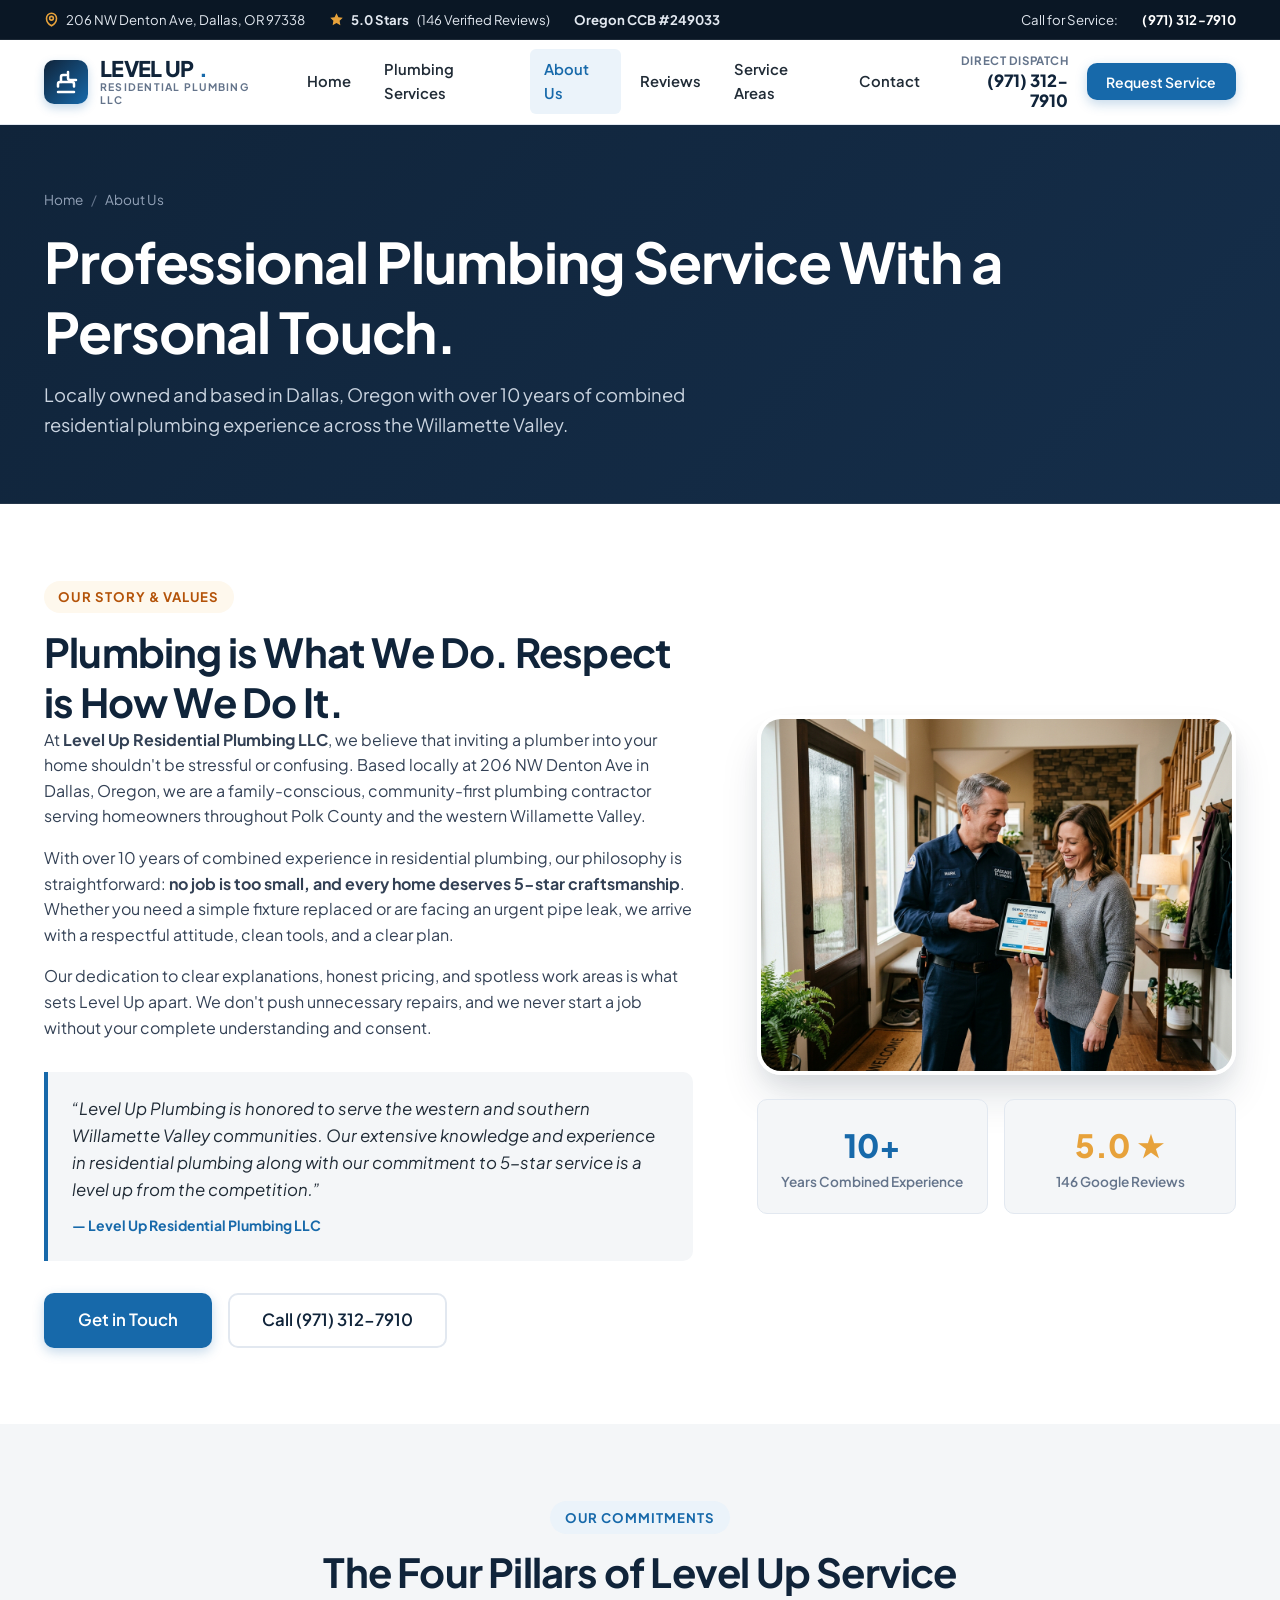
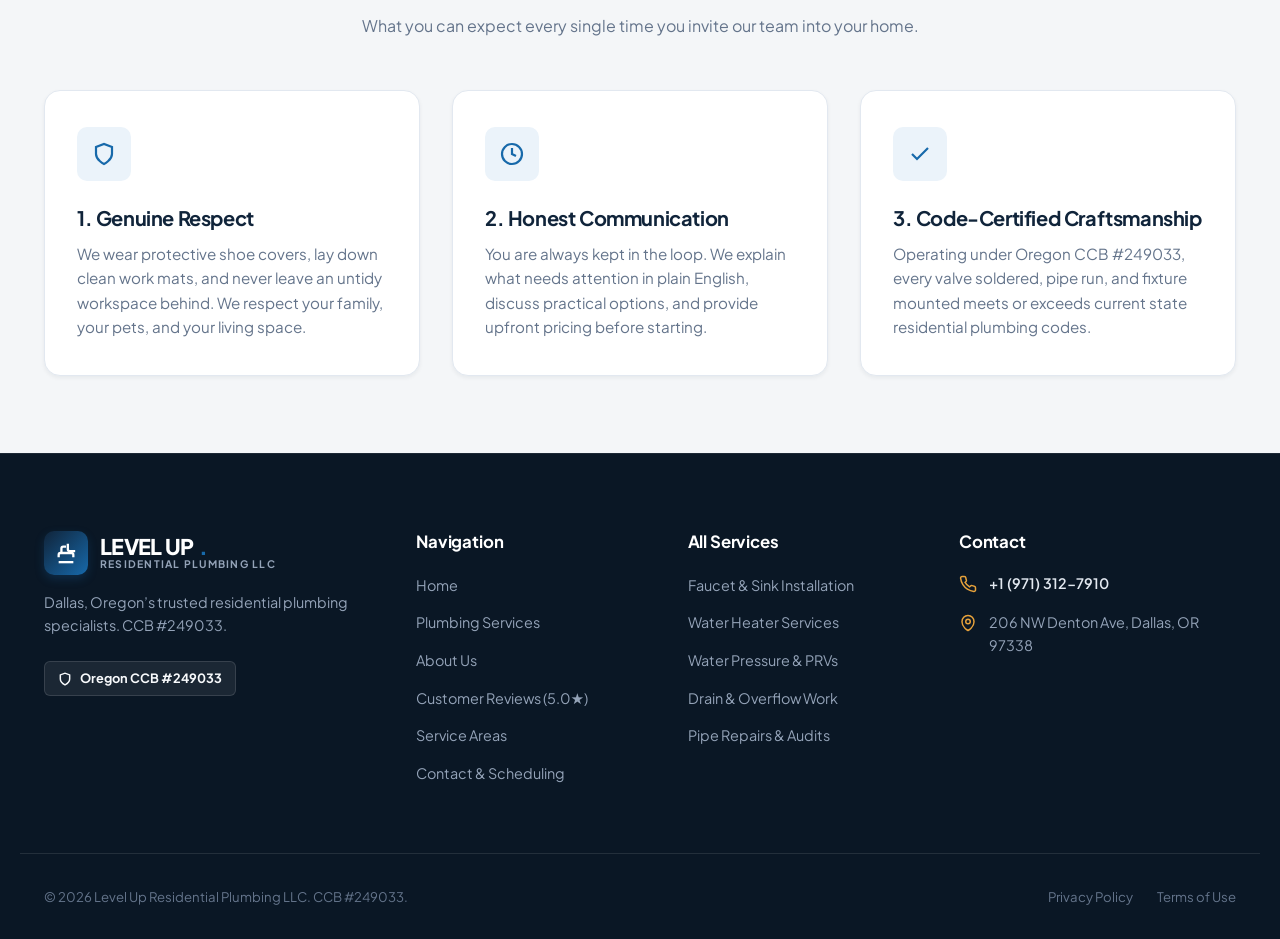
<file: about.html>
<!DOCTYPE html>
<html lang="en-US">
<head>
  <meta charset="UTF-8">
  <meta name="viewport" content="width=device-width, initial-scale=1.0">
  <title>About Level Up Residential Plumbing LLC | Dallas, OR Plumbers</title>
  <meta name="description" content="Learn about Level Up Residential Plumbing LLC in Dallas, Oregon. Locally owned with over 10 years of combined experience. CCB #249033. Call (971) 312-7910.">
  <link rel="canonical" href="https://www.lvlupplumbing.com/about.html">
  
  <meta property="og:type" content="website">
  <meta property="og:title" content="About Level Up Residential Plumbing LLC | Dallas, OR">
  <meta property="og:description" content="Professional plumbing service with a personal touch. Over 10 years combined experience serving Dallas and the Willamette Valley. CCB #249033.">
  <meta property="og:url" content="https://www.lvlupplumbing.com/about.html">
  <meta property="og:image" content="assets/images/consultation.jpg">

  <link rel="preconnect" href="https://fonts.googleapis.com">
  <link rel="preconnect" href="https://fonts.gstatic.com" crossorigin>
  <link href="https://fonts.googleapis.com/css2?family=Plus+Jakarta+Sans:wght@400;500;600;700;800&display=swap" rel="stylesheet">
  
  <link rel="stylesheet" href="assets/css/style.css">

  <script type="application/ld+json">
  {
    "@context": "https://schema.org",
    "@type": "AboutPage",
    "name": "About Level Up Residential Plumbing LLC",
    "url": "https://www.lvlupplumbing.com/about.html",
    "mainEntity": {
      "@type": "Plumber",
      "name": "Level Up Residential Plumbing LLC",
      "telephone": "+1-971-312-7910",
      "address": {
        "@type": "PostalAddress",
        "streetAddress": "206 NW Denton Ave",
        "addressLocality": "Dallas",
        "addressRegion": "OR",
        "postalCode": "97338",
        "addressCountry": "US"
      },
      "license": "CCB# 249033"
    }
  }
  </script>
</head>
<body>

  <!-- Top Bar -->
  <div class="top-bar">
    <div class="container top-bar-inner">
      <div class="top-bar-left">
        <span class="top-bar-item">
          <svg width="15" height="15" viewBox="0 0 24 24" fill="none" stroke="currentColor" stroke-width="2.5"><path d="M12 22s-8-4.5-8-11.8A8 8 0 0 1 12 2a8 8 0 0 1 8 8.2c0 7.3-8 11.8-8 11.8z"/><circle cx="12" cy="10" r="3"/></svg>
          206 NW Denton Ave, Dallas, OR 97338
        </span>
        <span class="top-bar-item">
          <svg width="15" height="15" viewBox="0 0 24 24" fill="currentColor"><path d="M12 2l3.09 6.26L22 9.27l-5 4.87 1.18 6.88L12 17.77l-6.18 3.25L7 14.14 2 9.27l6.91-1.01L12 2z"/></svg>
          <strong>5.0 Stars</strong> (146 Verified Reviews)
        </span>
        <span class="top-bar-item"><strong>Oregon CCB #249033</strong></span>
      </div>
      <div class="top-bar-right">
        <span class="top-bar-item">Call for Service:</span>
        <a href="tel:+19713127910" class="top-bar-phone">(971) 312-7910</a>
      </div>
    </div>
  </div>

  <!-- Header -->
  <header class="main-header" id="site-header">
    <div class="container header-inner">
      <a href="index.html" class="brand-logo-wrap" aria-label="Level Up Residential Plumbing LLC Home">
        <div class="brand-icon">
          <svg width="24" height="24" viewBox="0 0 24 24" fill="none" stroke="currentColor" stroke-width="2.5" stroke-linecap="round" stroke-linejoin="round">
            <path d="M14 2v6a2 2 0 0 0 2 2h6"/><path d="M4 16.5V14a2 2 0 0 1 2-2h12a2 2 0 0 1 2 2v2.5"/><path d="M7 12V7a2 2 0 0 1 2-2h3"/><path d="M4 22h16"/>
          </svg>
        </div>
        <div class="brand-text">
          <span class="brand-title">LEVEL UP<span class="accent">.</span></span>
          <span class="brand-subtitle">RESIDENTIAL PLUMBING LLC</span>
        </div>
      </a>

      <nav class="nav-menu" id="primary-navigation" aria-label="Main Navigation">
        <a href="index.html" class="nav-link">Home</a>
        <a href="services.html" class="nav-link">Plumbing Services</a>
        <a href="about.html" class="nav-link active">About Us</a>
        <a href="reviews.html" class="nav-link">Reviews</a>
        <a href="service-areas.html" class="nav-link">Service Areas</a>
        <a href="contact.html" class="nav-link">Contact</a>
      </nav>

      <div class="header-actions">
        <div class="header-phone-box">
          <span class="header-phone-label">Direct Dispatch</span>
          <a href="tel:+19713127910" class="header-phone-number">(971) 312-7910</a>
        </div>
        <a href="contact.html" class="btn btn-primary btn-sm">Request Service</a>
        
        <button type="button" class="mobile-nav-toggle" aria-expanded="false" aria-controls="primary-navigation" aria-label="Toggle Navigation Menu">
          <svg viewBox="0 0 24 24" fill="none" stroke="currentColor" stroke-width="2.2" stroke-linecap="round" stroke-linejoin="round">
            <line x1="3" y1="12" x2="21" y2="12"></line>
            <line x1="3" y1="6" x2="21" y2="6"></line>
            <line x1="3" y1="18" x2="21" y2="18"></line>
          </svg>
        </button>
      </div>
    </div>
  </header>

  <!-- Subpage Hero -->
  <section class="subpage-hero" aria-label="About Us Header">
    <div class="container">
      <div class="breadcrumb-list">
        <a href="index.html">Home</a>
        <span class="breadcrumb-separator">/</span>
        <span>About Us</span>
      </div>
      <h1 class="subpage-headline">Professional Plumbing Service With a Personal Touch.</h1>
      <p class="subpage-desc">
        Locally owned and based in Dallas, Oregon with over 10 years of combined residential plumbing experience across the Willamette Valley.
      </p>
    </div>
  </section>

  <!-- About Story Section -->
  <main class="section-py bg-white" id="main-content">
    <div class="container" style="display:grid;grid-template-columns:1.15fr 0.85fr;gap:4rem;align-items:center;">
      <div>
        <span class="section-tag tag-amber">Our Story & Values</span>
        <h2>Plumbing is What We Do. Respect is How We Do It.</h2>
        <p>
          At <strong>Level Up Residential Plumbing LLC</strong>, we believe that inviting a plumber into your home shouldn't be stressful or confusing. Based locally at 206 NW Denton Ave in Dallas, Oregon, we are a family-conscious, community-first plumbing contractor serving homeowners throughout Polk County and the western Willamette Valley.
        </p>
        <p>
          With over 10 years of combined experience in residential plumbing, our philosophy is straightforward: <strong>no job is too small, and every home deserves 5-star craftsmanship</strong>. Whether you need a simple fixture replaced or are facing an urgent pipe leak, we arrive with a respectful attitude, clean tools, and a clear plan.
        </p>
        <p>
          Our dedication to clear explanations, honest pricing, and spotless work areas is what sets Level Up apart. We don't push unnecessary repairs, and we never start a job without your complete understanding and consent.
        </p>

        <div style="margin:2rem 0;padding:1.5rem;background-color:var(--color-bg-light);border-left:4px solid var(--color-accent-blue);border-radius:0 var(--radius-md) var(--radius-md) 0;">
          <blockquote style="font-size:1.05rem;font-style:italic;color:var(--color-charcoal);margin-bottom:0.5rem;">
            “Level Up Plumbing is honored to serve the western and southern Willamette Valley communities. Our extensive knowledge and experience in residential plumbing along with our commitment to 5-star service is a level up from the competition.”
          </blockquote>
          <span style="font-weight:700;font-size:0.875rem;color:var(--color-accent-blue);">— Level Up Residential Plumbing LLC</span>
        </div>

        <div style="display:flex;gap:1rem;flex-wrap:wrap;margin-top:2rem;">
          <a href="contact.html" class="btn btn-primary btn-lg">Get in Touch</a>
          <a href="tel:+19713127910" class="btn btn-secondary btn-lg">Call (971) 312-7910</a>
        </div>
      </div>

      <div>
        <div style="border-radius:var(--radius-xl);overflow:hidden;box-shadow:var(--shadow-xl);border:4px solid #FFFFFF;">
          <img src="assets/images/consultation.jpg" alt="Level Up technician consulting with an Oregon homeowner" width="550" height="420" style="width:100%;object-fit:cover;">
        </div>

        <div style="display:grid;grid-template-columns:1fr 1fr;gap:1rem;margin-top:1.5rem;">
          <div style="background-color:var(--color-bg-light);padding:1.25rem;border-radius:var(--radius-md);text-align:center;border:1px solid var(--color-border);">
            <div style="font-size:2rem;font-weight:800;color:var(--color-accent-blue);">10+</div>
            <div style="font-size:0.85rem;color:var(--color-text-muted);font-weight:600;">Years Combined Experience</div>
          </div>
          <div style="background-color:var(--color-bg-light);padding:1.25rem;border-radius:var(--radius-md);text-align:center;border:1px solid var(--color-border);">
            <div style="font-size:2rem;font-weight:800;color:var(--color-warm-amber);">5.0 ★</div>
            <div style="font-size:0.85rem;color:var(--color-text-muted);font-weight:600;">146 Google Reviews</div>
          </div>
        </div>
      </div>
    </div>
  </main>

  <!-- Core Pillars -->
  <section class="section-py bg-light">
    <div class="container">
      <div class="section-header text-center">
        <span class="section-tag">Our Commitments</span>
        <h2 class="section-title">The Four Pillars of Level Up Service</h2>
        <p class="section-subtitle">What you can expect every single time you invite our team into your home.</p>
      </div>

      <div class="values-grid">
        <div class="value-card">
          <div class="value-icon-box">
            <svg width="24" height="24" viewBox="0 0 24 24" fill="none" stroke="currentColor" stroke-width="2.2"><path d="M12 22s8-4 8-10V5l-8-3-8 3v7c0 6 8 10 8 10z"/></svg>
          </div>
          <h3>1. Genuine Respect</h3>
          <p>
            We wear protective shoe covers, lay down clean work mats, and never leave an untidy workspace behind. We respect your family, your pets, and your living space.
          </p>
        </div>

        <div class="value-card">
          <div class="value-icon-box">
            <svg width="24" height="24" viewBox="0 0 24 24" fill="none" stroke="currentColor" stroke-width="2.2"><circle cx="12" cy="12" r="10"/><polyline points="12 6 12 12 16 14"/></svg>
          </div>
          <h3>2. Honest Communication</h3>
          <p>
            You are always kept in the loop. We explain what needs attention in plain English, discuss practical options, and provide upfront pricing before starting.
          </p>
        </div>

        <div class="value-card">
          <div class="value-icon-box">
            <svg width="24" height="24" viewBox="0 0 24 24" fill="none" stroke="currentColor" stroke-width="2.2"><polyline points="20 6 9 17 4 12"/></svg>
          </div>
          <h3>3. Code-Certified Craftsmanship</h3>
          <p>
            Operating under Oregon CCB #249033, every valve soldered, pipe run, and fixture mounted meets or exceeds current state residential plumbing codes.
          </p>
        </div>
      </div>
    </div>
  </section>

  <!-- Footer -->
  <footer class="main-footer" role="contentinfo">
    <div class="container footer-top-grid">
      <div class="footer-brand">
        <a href="index.html" class="brand-logo-wrap" style="margin-bottom:0.75rem;">
          <div class="brand-icon">
            <svg width="22" height="22" viewBox="0 0 24 24" fill="none" stroke="currentColor" stroke-width="2.5"><path d="M14 2v6a2 2 0 0 0 2 2h6"/><path d="M4 16.5V14a2 2 0 0 1 2-2h12a2 2 0 0 1 2 2v2.5"/><path d="M7 12V7a2 2 0 0 1 2-2h3"/><path d="M4 22h16"/></svg>
          </div>
          <div class="brand-text">
            <span class="brand-title" style="color:#FFFFFF;">LEVEL UP<span class="accent">.</span></span>
            <span class="brand-subtitle" style="color:#94A3B8;">RESIDENTIAL PLUMBING LLC</span>
          </div>
        </a>
        <p>Dallas, Oregon’s trusted residential plumbing specialists. CCB #249033.</p>
        <div class="footer-license-pill">
          <svg width="14" height="14" viewBox="0 0 24 24" fill="none" stroke="currentColor" stroke-width="2.5"><path d="M12 22s8-4 8-10V5l-8-3-8 3v7c0 6 8 10 8 10z"/></svg>
          Oregon CCB #249033
        </div>
      </div>

      <div>
        <h4 class="footer-title">Navigation</h4>
        <ul class="footer-links">
          <li><a href="index.html">Home</a></li>
          <li><a href="services.html">Plumbing Services</a></li>
          <li><a href="about.html">About Us</a></li>
          <li><a href="reviews.html">Customer Reviews (5.0★)</a></li>
          <li><a href="service-areas.html">Service Areas</a></li>
          <li><a href="contact.html">Contact & Scheduling</a></li>
        </ul>
      </div>

      <div>
        <h4 class="footer-title">All Services</h4>
        <ul class="footer-links">
          <li><a href="services/faucet-sink-installation.html">Faucet & Sink Installation</a></li>
          <li><a href="services/water-heater-services.html">Water Heater Services</a></li>
          <li><a href="services/water-pressure-prv.html">Water Pressure & PRVs</a></li>
          <li><a href="services/drain-overflow-replacement.html">Drain & Overflow Work</a></li>
          <li><a href="services/pipe-repair-inspection.html">Pipe Repairs & Audits</a></li>
        </ul>
      </div>

      <div>
        <h4 class="footer-title">Contact</h4>
        <div class="footer-contact-item">
          <svg width="18" height="18" viewBox="0 0 24 24" fill="none" stroke="currentColor" stroke-width="2"><path d="M22 16.92v3a2 2 0 0 1-2.18 2 19.79 19.79 0 0 1-8.63-3.07 19.5 19.5 0 0 1-6-6 19.79 19.79 0 0 1-3.07-8.67A2 2 0 0 1 4.11 2h3a2 2 0 0 1 2 1.72 12.84 12.84 0 0 0 .7 2.81 2 2 0 0 1-.45 2.11L8.09 9.91a16 16 0 0 0 6 6l1.27-1.27a2 2 0 0 1 2.11-.45 12.84 12.84 0 0 0 2.81.7A2 2 0 0 1 22 16.92z"/></svg>
          <a href="tel:+19713127910">+1 (971) 312-7910</a>
        </div>
        <div class="footer-contact-item">
          <svg width="18" height="18" viewBox="0 0 24 24" fill="none" stroke="currentColor" stroke-width="2"><path d="M12 22s-8-4.5-8-11.8A8 8 0 0 1 12 2a8 8 0 0 1 8 8.2c0 7.3-8 11.8-8 11.8z"/><circle cx="12" cy="10" r="3"/></svg>
          <span>206 NW Denton Ave, Dallas, OR 97338</span>
        </div>
      </div>
    </div>

    <div class="container footer-bottom">
      <div>&copy; 2026 Level Up Residential Plumbing LLC. CCB #249033.</div>
      <div class="footer-legal-links">
        <a href="privacy-policy.html">Privacy Policy</a>
        <a href="terms-of-use.html">Terms of Use</a>
      </div>
    </div>
  </footer>

  <!-- Mobile Sticky Bar -->
  <div class="mobile-sticky-bar" aria-label="Quick Actions">
    <div class="mobile-sticky-inner">
      <a href="tel:+19713127910" class="btn btn-accent">
        <svg width="16" height="16" viewBox="0 0 24 24" fill="none" stroke="currentColor" stroke-width="2.5"><path d="M22 16.92v3a2 2 0 0 1-2.18 2 19.79 19.79 0 0 1-8.63-3.07 19.5 19.5 0 0 1-6-6 19.79 19.79 0 0 1-3.07-8.67A2 2 0 0 1 4.11 2h3a2 2 0 0 1 2 1.72 12.84 12.84 0 0 0 .7 2.81 2 2 0 0 1-.45 2.11L8.09 9.91a16 16 0 0 0 6 6l1.27-1.27a2 2 0 0 1 2.11-.45 12.84 12.84 0 0 0 2.81.7A2 2 0 0 1 22 16.92z"/></svg>
        Call Now
      </a>
      <a href="contact.html" class="btn btn-primary">Request Service</a>
    </div>
  </div>

  <script src="assets/js/main.js"></script>
</body>
</html>
</file>
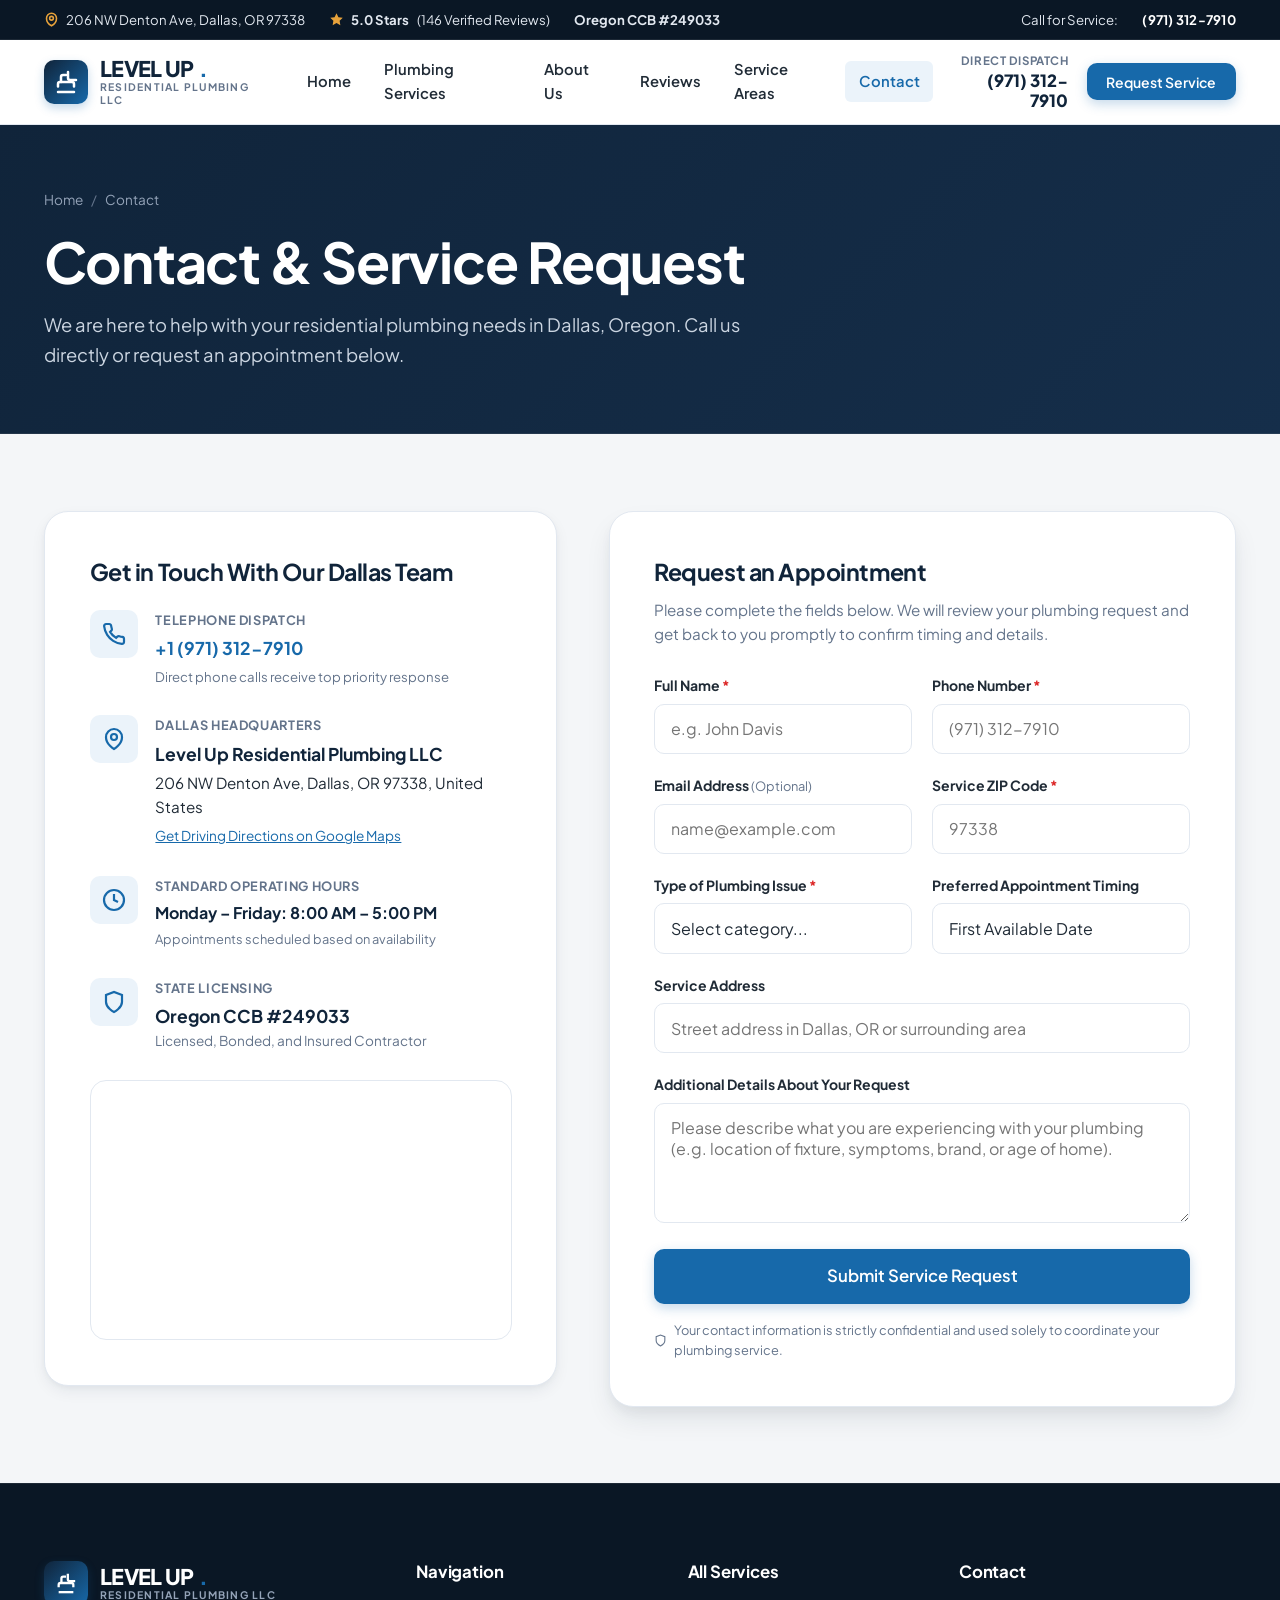
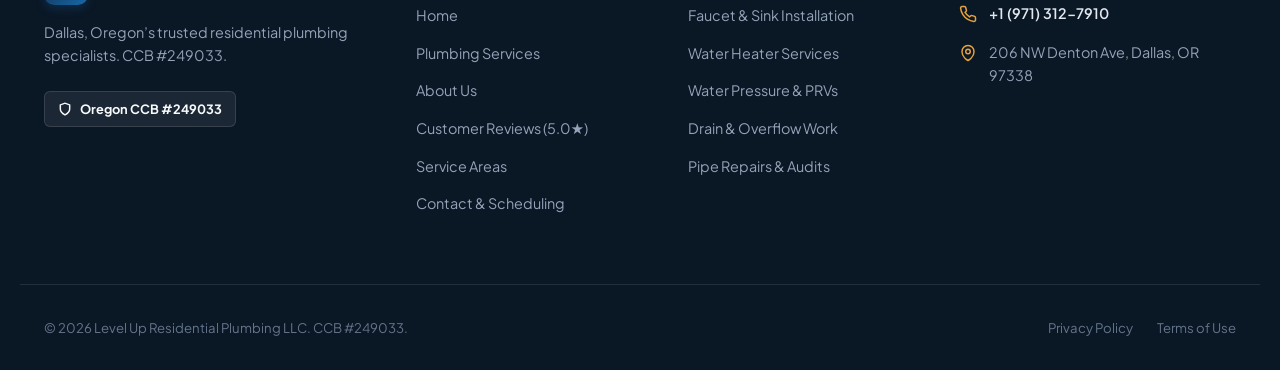
<file: contact.html>
<!DOCTYPE html>
<html lang="en-US">
<head>
  <meta charset="UTF-8">
  <meta name="viewport" content="width=device-width, initial-scale=1.0">
  <title>Contact Us & Request Plumbing Service | Level Up Plumbing Dallas, OR</title>
  <meta name="description" content="Contact Level Up Residential Plumbing LLC in Dallas, Oregon. Call (971) 312-7910 or request residential plumbing service online. CCB #249033.">
  <link rel="canonical" href="https://www.lvlupplumbing.com/contact.html">
  
  <meta property="og:type" content="website">
  <meta property="og:title" content="Contact Level Up Residential Plumbing LLC | Dallas, OR">
  <meta property="og:description" content="Schedule residential plumbing service in Dallas, OR. Fast response, clear pricing, and 5-star customer care. Call (971) 312-7910.">
  <meta property="og:url" content="https://www.lvlupplumbing.com/contact.html">
  <meta property="og:image" content="assets/images/hero-plumber.jpg">

  <link rel="preconnect" href="https://fonts.googleapis.com">
  <link rel="preconnect" href="https://fonts.gstatic.com" crossorigin>
  <link href="https://fonts.googleapis.com/css2?family=Plus+Jakarta+Sans:wght@400;500;600;700;800&display=swap" rel="stylesheet">
  
  <link rel="stylesheet" href="assets/css/style.css">

  <script type="application/ld+json">
  {
    "@context": "https://schema.org",
    "@type": "ContactPage",
    "name": "Contact Level Up Residential Plumbing LLC",
    "url": "https://www.lvlupplumbing.com/contact.html",
    "mainEntity": {
      "@type": "Plumber",
      "name": "Level Up Residential Plumbing LLC",
      "telephone": "+1-971-312-7910",
      "address": {
        "@type": "PostalAddress",
        "streetAddress": "206 NW Denton Ave",
        "addressLocality": "Dallas",
        "addressRegion": "OR",
        "postalCode": "97338",
        "addressCountry": "US"
      },
      "license": "CCB# 249033"
    }
  }
  </script>
</head>
<body>

  <!-- Top Bar -->
  <div class="top-bar">
    <div class="container top-bar-inner">
      <div class="top-bar-left">
        <span class="top-bar-item">
          <svg width="15" height="15" viewBox="0 0 24 24" fill="none" stroke="currentColor" stroke-width="2.5"><path d="M12 22s-8-4.5-8-11.8A8 8 0 0 1 12 2a8 8 0 0 1 8 8.2c0 7.3-8 11.8-8 11.8z"/><circle cx="12" cy="10" r="3"/></svg>
          206 NW Denton Ave, Dallas, OR 97338
        </span>
        <span class="top-bar-item">
          <svg width="15" height="15" viewBox="0 0 24 24" fill="currentColor"><path d="M12 2l3.09 6.26L22 9.27l-5 4.87 1.18 6.88L12 17.77l-6.18 3.25L7 14.14 2 9.27l6.91-1.01L12 2z"/></svg>
          <strong>5.0 Stars</strong> (146 Verified Reviews)
        </span>
        <span class="top-bar-item"><strong>Oregon CCB #249033</strong></span>
      </div>
      <div class="top-bar-right">
        <span class="top-bar-item">Call for Service:</span>
        <a href="tel:+19713127910" class="top-bar-phone">(971) 312-7910</a>
      </div>
    </div>
  </div>

  <!-- Header -->
  <header class="main-header" id="site-header">
    <div class="container header-inner">
      <a href="index.html" class="brand-logo-wrap" aria-label="Level Up Residential Plumbing LLC Home">
        <div class="brand-icon">
          <svg width="24" height="24" viewBox="0 0 24 24" fill="none" stroke="currentColor" stroke-width="2.5" stroke-linecap="round" stroke-linejoin="round">
            <path d="M14 2v6a2 2 0 0 0 2 2h6"/><path d="M4 16.5V14a2 2 0 0 1 2-2h12a2 2 0 0 1 2 2v2.5"/><path d="M7 12V7a2 2 0 0 1 2-2h3"/><path d="M4 22h16"/>
          </svg>
        </div>
        <div class="brand-text">
          <span class="brand-title">LEVEL UP<span class="accent">.</span></span>
          <span class="brand-subtitle">RESIDENTIAL PLUMBING LLC</span>
        </div>
      </a>

      <nav class="nav-menu" id="primary-navigation" aria-label="Main Navigation">
        <a href="index.html" class="nav-link">Home</a>
        <a href="services.html" class="nav-link">Plumbing Services</a>
        <a href="about.html" class="nav-link">About Us</a>
        <a href="reviews.html" class="nav-link">Reviews</a>
        <a href="service-areas.html" class="nav-link">Service Areas</a>
        <a href="contact.html" class="nav-link active">Contact</a>
      </nav>

      <div class="header-actions">
        <div class="header-phone-box">
          <span class="header-phone-label">Direct Dispatch</span>
          <a href="tel:+19713127910" class="header-phone-number">(971) 312-7910</a>
        </div>
        <a href="contact.html" class="btn btn-primary btn-sm">Request Service</a>
        
        <button type="button" class="mobile-nav-toggle" aria-expanded="false" aria-controls="primary-navigation" aria-label="Toggle Navigation Menu">
          <svg viewBox="0 0 24 24" fill="none" stroke="currentColor" stroke-width="2.2" stroke-linecap="round" stroke-linejoin="round">
            <line x1="3" y1="12" x2="21" y2="12"></line>
            <line x1="3" y1="6" x2="21" y2="6"></line>
            <line x1="3" y1="18" x2="21" y2="18"></line>
          </svg>
        </button>
      </div>
    </div>
  </header>

  <!-- Subpage Hero -->
  <section class="subpage-hero" aria-label="Contact Header">
    <div class="container">
      <div class="breadcrumb-list">
        <a href="index.html">Home</a>
        <span class="breadcrumb-separator">/</span>
        <span>Contact</span>
      </div>
      <h1 class="subpage-headline">Contact & Service Request</h1>
      <p class="subpage-desc">
        We are here to help with your residential plumbing needs in Dallas, Oregon. Call us directly or request an appointment below.
      </p>
    </div>
  </section>

  <!-- Contact Body -->
  <main class="section-py bg-light" id="main-content">
    <div class="container">
      <div class="contact-section-grid">
        <!-- Office & Company Details -->
        <div class="contact-info-card">
          <h2 style="font-size:1.45rem;margin-bottom:1.5rem;">Get in Touch With Our Dallas Team</h2>
          
          <div class="contact-method">
            <div class="contact-method-icon">
              <svg width="24" height="24" viewBox="0 0 24 24" fill="none" stroke="currentColor" stroke-width="2.2"><path d="M22 16.92v3a2 2 0 0 1-2.18 2 19.79 19.79 0 0 1-8.63-3.07 19.5 19.5 0 0 1-6-6 19.79 19.79 0 0 1-3.07-8.67A2 2 0 0 1 4.11 2h3a2 2 0 0 1 2 1.72 12.84 12.84 0 0 0 .7 2.81 2 2 0 0 1-.45 2.11L8.09 9.91a16 16 0 0 0 6 6l1.27-1.27a2 2 0 0 1 2.11-.45 12.84 12.84 0 0 0 2.81.7A2 2 0 0 1 22 16.92z"/></svg>
            </div>
            <div>
              <div class="contact-method-title">Telephone Dispatch</div>
              <div class="contact-method-content">
                <a href="tel:+19713127910">+1 (971) 312-7910</a>
              </div>
              <div style="font-size:0.825rem;color:var(--color-text-muted);margin-top:0.25rem;">Direct phone calls receive top priority response</div>
            </div>
          </div>

          <div class="contact-method">
            <div class="contact-method-icon">
              <svg width="24" height="24" viewBox="0 0 24 24" fill="none" stroke="currentColor" stroke-width="2.2"><path d="M12 22s-8-4.5-8-11.8A8 8 0 0 1 12 2a8 8 0 0 1 8 8.2c0 7.3-8 11.8-8 11.8z"/><circle cx="12" cy="10" r="3"/></svg>
            </div>
            <div>
              <div class="contact-method-title">Dallas Headquarters</div>
              <div class="contact-method-content">Level Up Residential Plumbing LLC</div>
              <div style="font-size:0.95rem;color:var(--color-charcoal);margin-top:0.2rem;">206 NW Denton Ave, Dallas, OR 97338, United States</div>
              <a href="https://maps.google.com/?q=206+NW+Denton+Ave,+Dallas,+OR+97338" target="_blank" rel="noopener noreferrer" style="font-size:0.85rem;text-decoration:underline;display:inline-block;margin-top:0.35rem;">
                Get Driving Directions on Google Maps
              </a>
            </div>
          </div>

          <div class="contact-method">
            <div class="contact-method-icon">
              <svg width="24" height="24" viewBox="0 0 24 24" fill="none" stroke="currentColor" stroke-width="2.2"><circle cx="12" cy="12" r="10"/><polyline points="12 6 12 12 16 14"/></svg>
            </div>
            <div>
              <div class="contact-method-title">Standard Operating Hours</div>
              <div class="contact-method-content" style="font-size:1rem;">Monday – Friday: 8:00 AM – 5:00 PM</div>
              <div style="font-size:0.8rem;color:var(--color-text-muted);margin-top:0.2rem;">Appointments scheduled based on availability</div>
            </div>
          </div>

          <div class="contact-method">
            <div class="contact-method-icon">
              <svg width="24" height="24" viewBox="0 0 24 24" fill="none" stroke="currentColor" stroke-width="2.2"><path d="M12 22s8-4 8-10V5l-8-3-8 3v7c0 6 8 10 8 10z"/></svg>
            </div>
            <div>
              <div class="contact-method-title">State Licensing</div>
              <div class="contact-method-content">Oregon CCB #249033</div>
              <div style="font-size:0.85rem;color:var(--color-text-muted);">Licensed, Bonded, and Insured Contractor</div>
            </div>
          </div>

          <!-- Embedded Map -->
          <div style="border-radius:var(--radius-lg);overflow:hidden;border:1px solid var(--color-border);height:260px;margin-top:1.5rem;">
            <iframe 
              title="Dallas Oregon location map for Level Up Residential Plumbing"
              src="https://maps.google.com/maps?q=206+NW+Denton+Ave,+Dallas,+OR+97338&t=&z=14&ie=UTF8&iwloc=&output=embed" 
              loading="lazy" 
              style="width:100%;height:100%;border:0;"
              allowfullscreen>
            </iframe>
          </div>
        </div>

        <!-- Interactive Service Request Form -->
        <div class="service-form-card">
          <h2 style="font-size:1.45rem;margin-bottom:0.75rem;">Request an Appointment</h2>
          <p style="font-size:0.95rem;color:var(--color-text-muted);margin-bottom:1.75rem;">
            Please complete the fields below. We will review your plumbing request and get back to you promptly to confirm timing and details.
          </p>

          <!-- Feedback Status Box -->
          <div class="form-feedback" id="form-feedback-message" role="status">
            <div class="feedback-icon">✓</div>
            <h3 style="color:var(--color-success);margin-bottom:0.5rem;">Request Successfully Sent!</h3>
            <p style="font-size:1rem;color:var(--color-charcoal);margin-bottom:1rem;">
              Thank you, <strong class="customer-name">Homeowner</strong>. Your request reference number is <strong class="ref-number">LVL-884210</strong>.
            </p>
            <p style="font-size:0.875rem;color:var(--color-text-muted);">
              Our Dallas team will reach out by phone or email to confirm your appointment time and discuss the job. For immediate help, call us directly at <strong>(971) 312-7910</strong>.
            </p>
          </div>

          <form id="plumbing-request-form" novalidate aria-label="Plumbing Request Form">
            <div class="form-grid-2">
              <div class="form-group">
                <label class="form-label" for="form-fullName">Full Name <span class="req">*</span></label>
                <input type="text" id="form-fullName" name="fullName" class="form-input" placeholder="e.g. John Davis" required autocomplete="name">
                <div class="form-field-error">Please enter your full name.</div>
              </div>

              <div class="form-group">
                <label class="form-label" for="form-phone">Phone Number <span class="req">*</span></label>
                <input type="tel" id="form-phone" name="phone" class="form-input" placeholder="(971) 312-7910" required autocomplete="tel">
                <div class="form-field-error">Please provide a valid 10-digit phone number.</div>
              </div>
            </div>

            <div class="form-grid-2">
              <div class="form-group">
                <label class="form-label" for="form-email">Email Address <span class="opt">(Optional)</span></label>
                <input type="email" id="form-email" name="email" class="form-input" placeholder="name@example.com" autocomplete="email">
              </div>

              <div class="form-group">
                <label class="form-label" for="form-zipCode">Service ZIP Code <span class="req">*</span></label>
                <input type="text" id="form-zipCode" name="zipCode" class="form-input" placeholder="97338" maxlength="5" required>
                <div class="form-field-error">Please enter your 5-digit ZIP code.</div>
              </div>
            </div>

            <div class="form-grid-2">
              <div class="form-group">
                <label class="form-label" for="form-serviceType">Type of Plumbing Issue <span class="req">*</span></label>
                <select id="form-serviceType" name="serviceType" class="form-select" required>
                  <option value="" disabled selected>Select category...</option>
                  <option value="Faucet Installation or Repair">Faucet Installation or Repair</option>
                  <option value="Water Pressure / PRV Valve">Water Pressure / PRV Valve</option>
                  <option value="Bathtub Drain & Overflow">Bathtub Drain & Overflow</option>
                  <option value="Water Heater Service (Tank/Tankless)">Water Heater Service (Tank/Tankless)</option>
                  <option value="Toilet Repair or Installation">Toilet Repair or Installation</option>
                  <option value="Pipe Leak or Repair">Pipe Leak or Repair</option>
                  <option value="Comprehensive Plumbing Inspection">Comprehensive Plumbing Inspection</option>
                  <option value="Other Residential Plumbing">Other Residential Plumbing Issue</option>
                </select>
                <div class="form-field-error">Please select a service type.</div>
              </div>

              <div class="form-group">
                <label class="form-label" for="form-preferredTime">Preferred Appointment Timing</label>
                <select id="form-preferredTime" name="preferredTime" class="form-select">
                  <option value="First Available Date">First Available Date</option>
                  <option value="Morning (8:00 AM - 12:00 PM)">Morning (8:00 AM - 12:00 PM)</option>
                  <option value="Afternoon (12:00 PM - 5:00 PM)">Afternoon (12:00 PM - 5:00 PM)</option>
                  <option value="Flexible / Discuss by Phone">Flexible / Discuss by Phone</option>
                </select>
              </div>
            </div>

            <div class="form-group">
              <label class="form-label" for="form-address">Service Address</label>
              <input type="text" id="form-address" name="address" class="form-input" placeholder="Street address in Dallas, OR or surrounding area" autocomplete="street-address">
            </div>

            <div class="form-group">
              <label class="form-label" for="form-details">Additional Details About Your Request</label>
              <textarea id="form-details" name="details" class="form-textarea" placeholder="Please describe what you are experiencing with your plumbing (e.g. location of fixture, symptoms, brand, or age of home)."></textarea>
            </div>

            <button type="submit" class="btn btn-primary btn-lg" style="width:100%;" id="contact-page-submit">
              Submit Service Request
            </button>

            <div class="form-note">
              <svg width="15" height="15" viewBox="0 0 24 24" fill="none" stroke="currentColor" stroke-width="2"><path d="M12 22s8-4 8-10V5l-8-3-8 3v7c0 6 8 10 8 10z"/></svg>
              Your contact information is strictly confidential and used solely to coordinate your plumbing service.
            </div>
          </form>
        </div>
      </div>
    </div>
  </main>

  <!-- Footer -->
  <footer class="main-footer" role="contentinfo">
    <div class="container footer-top-grid">
      <div class="footer-brand">
        <a href="index.html" class="brand-logo-wrap" style="margin-bottom:0.75rem;">
          <div class="brand-icon">
            <svg width="22" height="22" viewBox="0 0 24 24" fill="none" stroke="currentColor" stroke-width="2.5"><path d="M14 2v6a2 2 0 0 0 2 2h6"/><path d="M4 16.5V14a2 2 0 0 1 2-2h12a2 2 0 0 1 2 2v2.5"/><path d="M7 12V7a2 2 0 0 1 2-2h3"/><path d="M4 22h16"/></svg>
          </div>
          <div class="brand-text">
            <span class="brand-title" style="color:#FFFFFF;">LEVEL UP<span class="accent">.</span></span>
            <span class="brand-subtitle" style="color:#94A3B8;">RESIDENTIAL PLUMBING LLC</span>
          </div>
        </a>
        <p>Dallas, Oregon’s trusted residential plumbing specialists. CCB #249033.</p>
        <div class="footer-license-pill">
          <svg width="14" height="14" viewBox="0 0 24 24" fill="none" stroke="currentColor" stroke-width="2.5"><path d="M12 22s8-4 8-10V5l-8-3-8 3v7c0 6 8 10 8 10z"/></svg>
          Oregon CCB #249033
        </div>
      </div>

      <div>
        <h4 class="footer-title">Navigation</h4>
        <ul class="footer-links">
          <li><a href="index.html">Home</a></li>
          <li><a href="services.html">Plumbing Services</a></li>
          <li><a href="about.html">About Us</a></li>
          <li><a href="reviews.html">Customer Reviews (5.0★)</a></li>
          <li><a href="service-areas.html">Service Areas</a></li>
          <li><a href="contact.html">Contact & Scheduling</a></li>
        </ul>
      </div>

      <div>
        <h4 class="footer-title">All Services</h4>
        <ul class="footer-links">
          <li><a href="services/faucet-sink-installation.html">Faucet & Sink Installation</a></li>
          <li><a href="services/water-heater-services.html">Water Heater Services</a></li>
          <li><a href="services/water-pressure-prv.html">Water Pressure & PRVs</a></li>
          <li><a href="services/drain-overflow-replacement.html">Drain & Overflow Work</a></li>
          <li><a href="services/pipe-repair-inspection.html">Pipe Repairs & Audits</a></li>
        </ul>
      </div>

      <div>
        <h4 class="footer-title">Contact</h4>
        <div class="footer-contact-item">
          <svg width="18" height="18" viewBox="0 0 24 24" fill="none" stroke="currentColor" stroke-width="2"><path d="M22 16.92v3a2 2 0 0 1-2.18 2 19.79 19.79 0 0 1-8.63-3.07 19.5 19.5 0 0 1-6-6 19.79 19.79 0 0 1-3.07-8.67A2 2 0 0 1 4.11 2h3a2 2 0 0 1 2 1.72 12.84 12.84 0 0 0 .7 2.81 2 2 0 0 1-.45 2.11L8.09 9.91a16 16 0 0 0 6 6l1.27-1.27a2 2 0 0 1 2.11-.45 12.84 12.84 0 0 0 2.81.7A2 2 0 0 1 22 16.92z"/></svg>
          <a href="tel:+19713127910">+1 (971) 312-7910</a>
        </div>
        <div class="footer-contact-item">
          <svg width="18" height="18" viewBox="0 0 24 24" fill="none" stroke="currentColor" stroke-width="2"><path d="M12 22s-8-4.5-8-11.8A8 8 0 0 1 12 2a8 8 0 0 1 8 8.2c0 7.3-8 11.8-8 11.8z"/><circle cx="12" cy="10" r="3"/></svg>
          <span>206 NW Denton Ave, Dallas, OR 97338</span>
        </div>
      </div>
    </div>

    <div class="container footer-bottom">
      <div>&copy; 2026 Level Up Residential Plumbing LLC. CCB #249033.</div>
      <div class="footer-legal-links">
        <a href="privacy-policy.html">Privacy Policy</a>
        <a href="terms-of-use.html">Terms of Use</a>
      </div>
    </div>
  </footer>

  <!-- Mobile Sticky Bar -->
  <div class="mobile-sticky-bar" aria-label="Quick Actions">
    <div class="mobile-sticky-inner">
      <a href="tel:+19713127910" class="btn btn-accent">
        <svg width="16" height="16" viewBox="0 0 24 24" fill="none" stroke="currentColor" stroke-width="2.5"><path d="M22 16.92v3a2 2 0 0 1-2.18 2 19.79 19.79 0 0 1-8.63-3.07 19.5 19.5 0 0 1-6-6 19.79 19.79 0 0 1-3.07-8.67A2 2 0 0 1 4.11 2h3a2 2 0 0 1 2 1.72 12.84 12.84 0 0 0 .7 2.81 2 2 0 0 1-.45 2.11L8.09 9.91a16 16 0 0 0 6 6l1.27-1.27a2 2 0 0 1 2.11-.45 12.84 12.84 0 0 0 2.81.7A2 2 0 0 1 22 16.92z"/></svg>
        Call Now
      </a>
      <a href="#plumbing-request-form" class="btn btn-primary">Request Service</a>
    </div>
  </div>

  <script src="assets/js/main.js"></script>
</body>
</html>
</file>
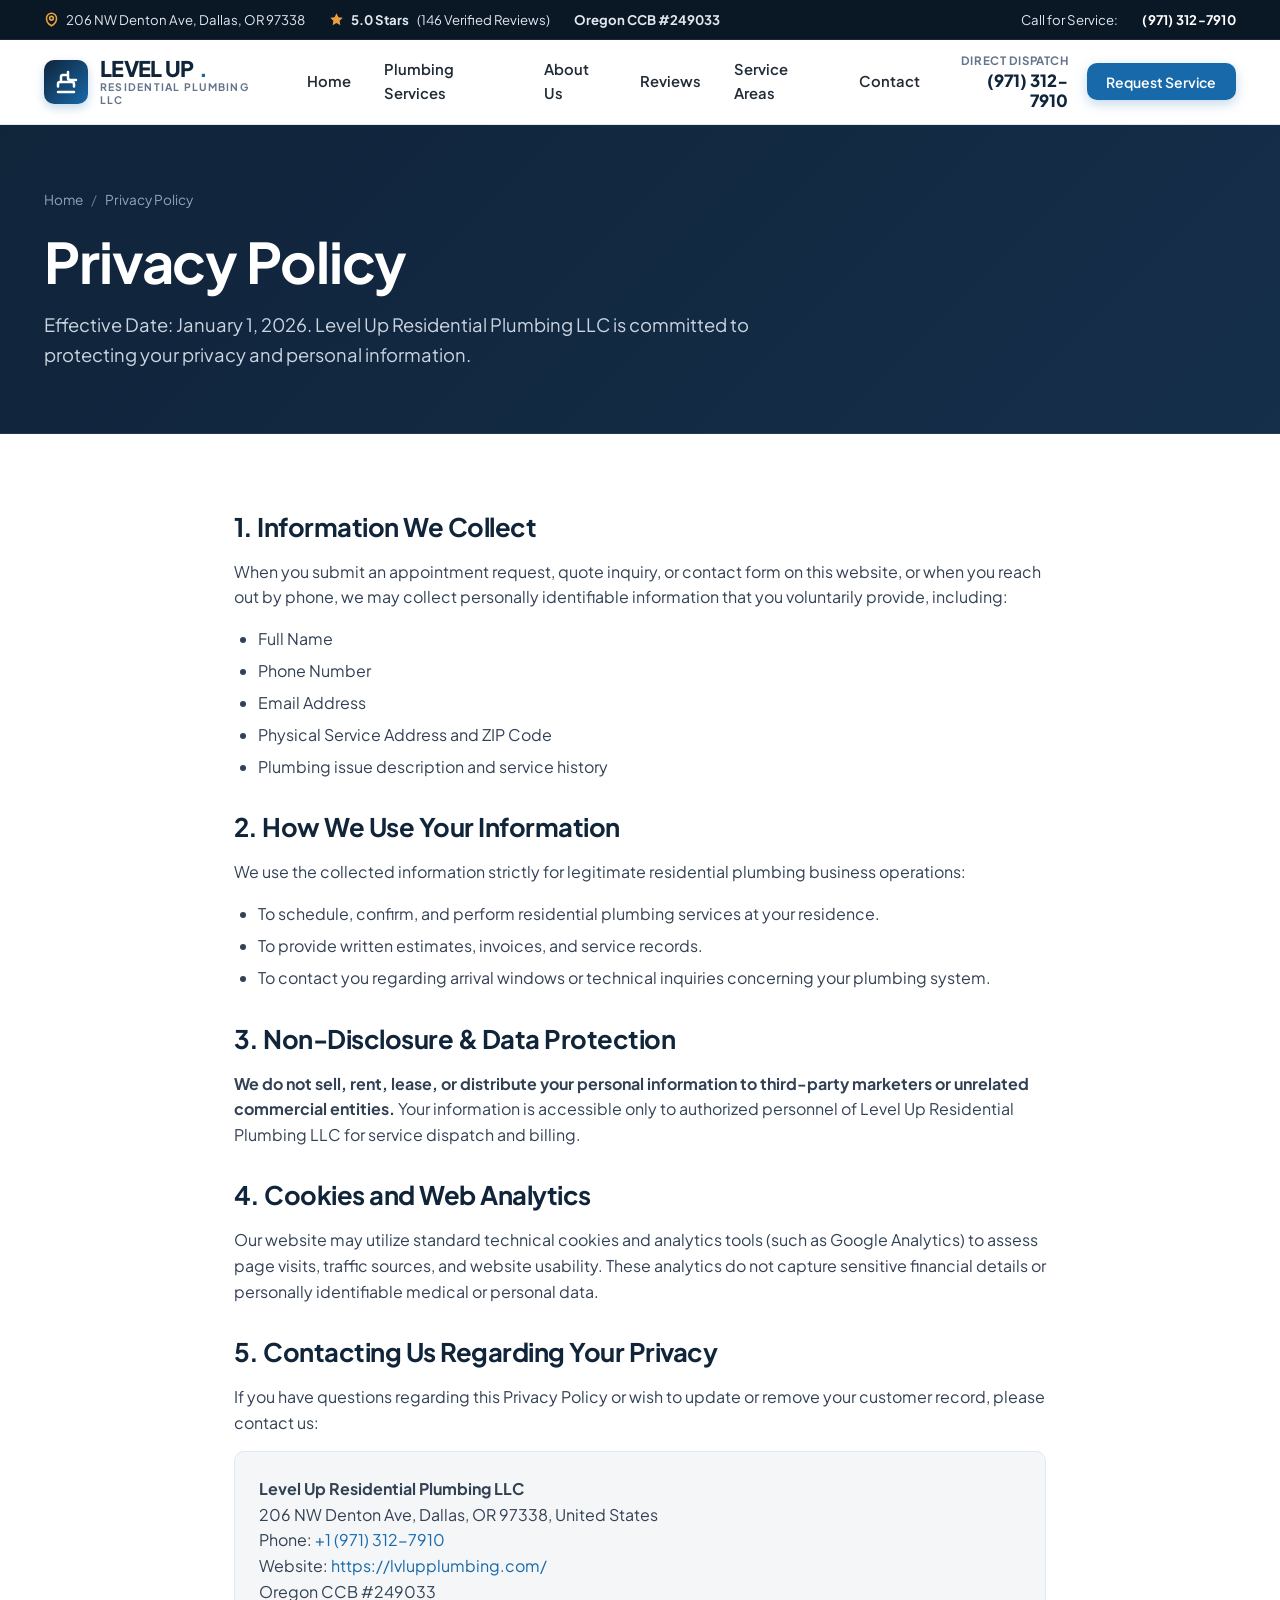
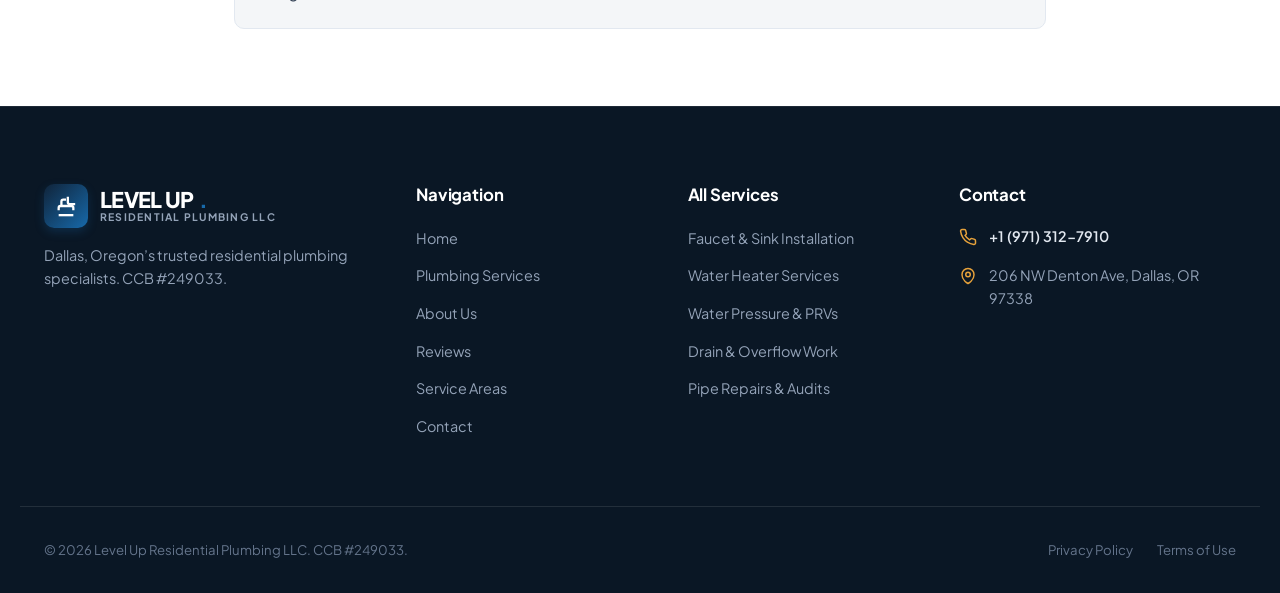
<file: privacy-policy.html>
<!DOCTYPE html>
<html lang="en-US">
<head>
  <meta charset="UTF-8">
  <meta name="viewport" content="width=device-width, initial-scale=1.0">
  <title>Privacy Policy | Level Up Residential Plumbing LLC</title>
  <meta name="description" content="Privacy Policy for Level Up Residential Plumbing LLC in Dallas, Oregon. Learn how we safeguard your personal information and contact details.">
  <link rel="canonical" href="https://www.lvlupplumbing.com/privacy-policy.html">
  
  <link rel="preconnect" href="https://fonts.googleapis.com">
  <link rel="preconnect" href="https://fonts.gstatic.com" crossorigin>
  <link href="https://fonts.googleapis.com/css2?family=Plus+Jakarta+Sans:wght@400;500;600;700;800&display=swap" rel="stylesheet">
  
  <link rel="stylesheet" href="assets/css/style.css">
</head>
<body>

  <!-- Top Bar -->
  <div class="top-bar">
    <div class="container top-bar-inner">
      <div class="top-bar-left">
        <span class="top-bar-item">
          <svg width="15" height="15" viewBox="0 0 24 24" fill="none" stroke="currentColor" stroke-width="2.5"><path d="M12 22s-8-4.5-8-11.8A8 8 0 0 1 12 2a8 8 0 0 1 8 8.2c0 7.3-8 11.8-8 11.8z"/><circle cx="12" cy="10" r="3"/></svg>
          206 NW Denton Ave, Dallas, OR 97338
        </span>
        <span class="top-bar-item">
          <svg width="15" height="15" viewBox="0 0 24 24" fill="currentColor"><path d="M12 2l3.09 6.26L22 9.27l-5 4.87 1.18 6.88L12 17.77l-6.18 3.25L7 14.14 2 9.27l6.91-1.01L12 2z"/></svg>
          <strong>5.0 Stars</strong> (146 Verified Reviews)
        </span>
        <span class="top-bar-item"><strong>Oregon CCB #249033</strong></span>
      </div>
      <div class="top-bar-right">
        <span class="top-bar-item">Call for Service:</span>
        <a href="tel:+19713127910" class="top-bar-phone">(971) 312-7910</a>
      </div>
    </div>
  </div>

  <!-- Header -->
  <header class="main-header" id="site-header">
    <div class="container header-inner">
      <a href="index.html" class="brand-logo-wrap" aria-label="Level Up Residential Plumbing LLC Home">
        <div class="brand-icon">
          <svg width="24" height="24" viewBox="0 0 24 24" fill="none" stroke="currentColor" stroke-width="2.5" stroke-linecap="round" stroke-linejoin="round">
            <path d="M14 2v6a2 2 0 0 0 2 2h6"/><path d="M4 16.5V14a2 2 0 0 1 2-2h12a2 2 0 0 1 2 2v2.5"/><path d="M7 12V7a2 2 0 0 1 2-2h3"/><path d="M4 22h16"/>
          </svg>
        </div>
        <div class="brand-text">
          <span class="brand-title">LEVEL UP<span class="accent">.</span></span>
          <span class="brand-subtitle">RESIDENTIAL PLUMBING LLC</span>
        </div>
      </a>

      <nav class="nav-menu" id="primary-navigation" aria-label="Main Navigation">
        <a href="index.html" class="nav-link">Home</a>
        <a href="services.html" class="nav-link">Plumbing Services</a>
        <a href="about.html" class="nav-link">About Us</a>
        <a href="reviews.html" class="nav-link">Reviews</a>
        <a href="service-areas.html" class="nav-link">Service Areas</a>
        <a href="contact.html" class="nav-link">Contact</a>
      </nav>

      <div class="header-actions">
        <div class="header-phone-box">
          <span class="header-phone-label">Direct Dispatch</span>
          <a href="tel:+19713127910" class="header-phone-number">(971) 312-7910</a>
        </div>
        <a href="contact.html" class="btn btn-primary btn-sm">Request Service</a>
      </div>
    </div>
  </header>

  <!-- Subpage Hero -->
  <section class="subpage-hero" aria-label="Legal Header">
    <div class="container">
      <div class="breadcrumb-list">
        <a href="index.html">Home</a>
        <span class="breadcrumb-separator">/</span>
        <span>Privacy Policy</span>
      </div>
      <h1 class="subpage-headline">Privacy Policy</h1>
      <p class="subpage-desc">
        Effective Date: January 1, 2026. Level Up Residential Plumbing LLC is committed to protecting your privacy and personal information.
      </p>
    </div>
  </section>

  <!-- Content Section -->
  <main class="section-py bg-white" id="main-content">
    <div class="container" style="max-width:860px;">
      <h2 style="font-size:1.6rem;margin-bottom:1rem;">1. Information We Collect</h2>
      <p>
        When you submit an appointment request, quote inquiry, or contact form on this website, or when you reach out by phone, we may collect personally identifiable information that you voluntarily provide, including:
      </p>
      <ul style="list-style:disc;padding-left:1.5rem;margin-bottom:1.5rem;display:flex;flex-direction:column;gap:0.4rem;">
        <li>Full Name</li>
        <li>Phone Number</li>
        <li>Email Address</li>
        <li>Physical Service Address and ZIP Code</li>
        <li>Plumbing issue description and service history</li>
      </ul>

      <h2 style="font-size:1.6rem;margin-top:2rem;margin-bottom:1rem;">2. How We Use Your Information</h2>
      <p>
        We use the collected information strictly for legitimate residential plumbing business operations:
      </p>
      <ul style="list-style:disc;padding-left:1.5rem;margin-bottom:1.5rem;display:flex;flex-direction:column;gap:0.4rem;">
        <li>To schedule, confirm, and perform residential plumbing services at your residence.</li>
        <li>To provide written estimates, invoices, and service records.</li>
        <li>To contact you regarding arrival windows or technical inquiries concerning your plumbing system.</li>
      </ul>

      <h2 style="font-size:1.6rem;margin-top:2rem;margin-bottom:1rem;">3. Non-Disclosure & Data Protection</h2>
      <p>
        <strong>We do not sell, rent, lease, or distribute your personal information to third-party marketers or unrelated commercial entities.</strong> Your information is accessible only to authorized personnel of Level Up Residential Plumbing LLC for service dispatch and billing.
      </p>

      <h2 style="font-size:1.6rem;margin-top:2rem;margin-bottom:1rem;">4. Cookies and Web Analytics</h2>
      <p>
        Our website may utilize standard technical cookies and analytics tools (such as Google Analytics) to assess page visits, traffic sources, and website usability. These analytics do not capture sensitive financial details or personally identifiable medical or personal data.
      </p>

      <h2 style="font-size:1.6rem;margin-top:2rem;margin-bottom:1rem;">5. Contacting Us Regarding Your Privacy</h2>
      <p>
        If you have questions regarding this Privacy Policy or wish to update or remove your customer record, please contact us:
      </p>
      <div style="background-color:var(--color-bg-light);border:1px solid var(--color-border);border-radius:var(--radius-md);padding:1.5rem;margin-top:1rem;">
        <strong>Level Up Residential Plumbing LLC</strong><br>
        206 NW Denton Ave, Dallas, OR 97338, United States<br>
        Phone: <a href="tel:+19713127910">+1 (971) 312-7910</a><br>
        Website: <a href="https://lvlupplumbing.com/">https://lvlupplumbing.com/</a><br>
        Oregon CCB #249033
      </div>
    </div>
  </main>

  <!-- Footer -->
  <footer class="main-footer" role="contentinfo">
    <div class="container footer-top-grid">
      <div class="footer-brand">
        <a href="index.html" class="brand-logo-wrap" style="margin-bottom:0.75rem;">
          <div class="brand-icon">
            <svg width="22" height="22" viewBox="0 0 24 24" fill="none" stroke="currentColor" stroke-width="2.5"><path d="M14 2v6a2 2 0 0 0 2 2h6"/><path d="M4 16.5V14a2 2 0 0 1 2-2h12a2 2 0 0 1 2 2v2.5"/><path d="M7 12V7a2 2 0 0 1 2-2h3"/><path d="M4 22h16"/></svg>
          </div>
          <div class="brand-text">
            <span class="brand-title" style="color:#FFFFFF;">LEVEL UP<span class="accent">.</span></span>
            <span class="brand-subtitle" style="color:#94A3B8;">RESIDENTIAL PLUMBING LLC</span>
          </div>
        </a>
        <p>Dallas, Oregon’s trusted residential plumbing specialists. CCB #249033.</p>
      </div>

      <div>
        <h4 class="footer-title">Navigation</h4>
        <ul class="footer-links">
          <li><a href="index.html">Home</a></li>
          <li><a href="services.html">Plumbing Services</a></li>
          <li><a href="about.html">About Us</a></li>
          <li><a href="reviews.html">Reviews</a></li>
          <li><a href="service-areas.html">Service Areas</a></li>
          <li><a href="contact.html">Contact</a></li>
        </ul>
      </div>

      <div>
        <h4 class="footer-title">All Services</h4>
        <ul class="footer-links">
          <li><a href="services/faucet-sink-installation.html">Faucet & Sink Installation</a></li>
          <li><a href="services/water-heater-services.html">Water Heater Services</a></li>
          <li><a href="services/water-pressure-prv.html">Water Pressure & PRVs</a></li>
          <li><a href="services/drain-overflow-replacement.html">Drain & Overflow Work</a></li>
          <li><a href="services/pipe-repair-inspection.html">Pipe Repairs & Audits</a></li>
        </ul>
      </div>

      <div>
        <h4 class="footer-title">Contact</h4>
        <div class="footer-contact-item">
          <svg width="18" height="18" viewBox="0 0 24 24" fill="none" stroke="currentColor" stroke-width="2"><path d="M22 16.92v3a2 2 0 0 1-2.18 2 19.79 19.79 0 0 1-8.63-3.07 19.5 19.5 0 0 1-6-6 19.79 19.79 0 0 1-3.07-8.67A2 2 0 0 1 4.11 2h3a2 2 0 0 1 2 1.72 12.84 12.84 0 0 0 .7 2.81 2 2 0 0 1-.45 2.11L8.09 9.91a16 16 0 0 0 6 6l1.27-1.27a2 2 0 0 1 2.11-.45 12.84 12.84 0 0 0 2.81.7A2 2 0 0 1 22 16.92z"/></svg>
          <a href="tel:+19713127910">+1 (971) 312-7910</a>
        </div>
        <div class="footer-contact-item">
          <svg width="18" height="18" viewBox="0 0 24 24" fill="none" stroke="currentColor" stroke-width="2"><path d="M12 22s-8-4.5-8-11.8A8 8 0 0 1 12 2a8 8 0 0 1 8 8.2c0 7.3-8 11.8-8 11.8z"/><circle cx="12" cy="10" r="3"/></svg>
          <span>206 NW Denton Ave, Dallas, OR 97338</span>
        </div>
      </div>
    </div>

    <div class="container footer-bottom">
      <div>&copy; 2026 Level Up Residential Plumbing LLC. CCB #249033.</div>
      <div class="footer-legal-links">
        <a href="privacy-policy.html">Privacy Policy</a>
        <a href="terms-of-use.html">Terms of Use</a>
      </div>
    </div>
  </footer>

  <!-- Sticky Mobile Action Bar (Mobile Only) -->
  <div class="mobile-sticky-bar" aria-label="Quick Actions">
    <div class="mobile-sticky-inner">
      <a href="tel:+19713127910" class="btn btn-accent" id="mobile-call-sticky">
        <svg width="16" height="16" viewBox="0 0 24 24" fill="none" stroke="currentColor" stroke-width="2.5"><path d="M22 16.92v3a2 2 0 0 1-2.18 2 19.79 19.79 0 0 1-8.63-3.07 19.5 19.5 0 0 1-6-6 19.79 19.79 0 0 1-3.07-8.67A2 2 0 0 1 4.11 2h3a2 2 0 0 1 2 1.72 12.84 12.84 0 0 0 .7 2.81 2 2 0 0 1-.45 2.11L8.09 9.91a16 16 0 0 0 6 6l1.27-1.27a2 2 0 0 1 2.11-.45 12.84 12.84 0 0 0 2.81.7A2 2 0 0 1 22 16.92z"/></svg>
        Call Now
      </a>
      <a href="contact.html" class="btn btn-primary" id="mobile-request-sticky">
        Request Service
      </a>
    </div>
  </div>

  <script src="assets/js/main.js"></script>
</body>
</html>
</file>
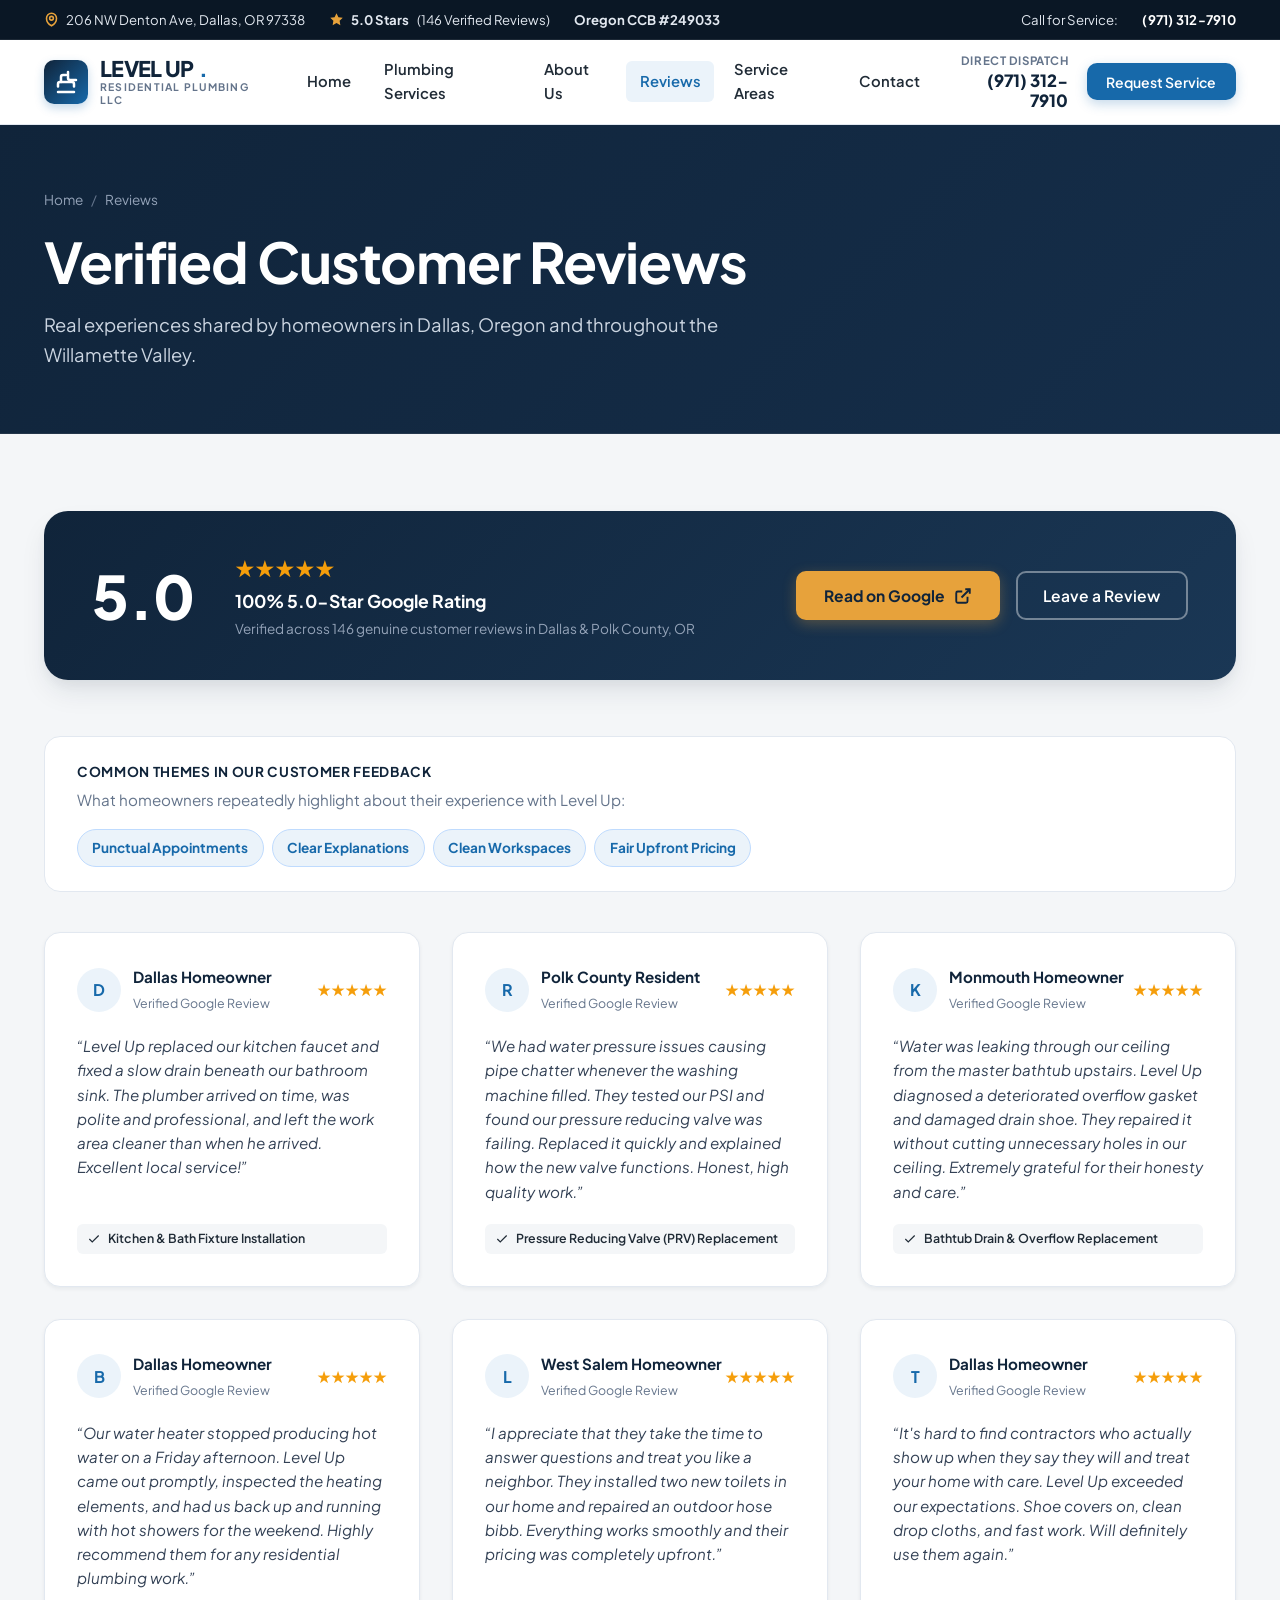
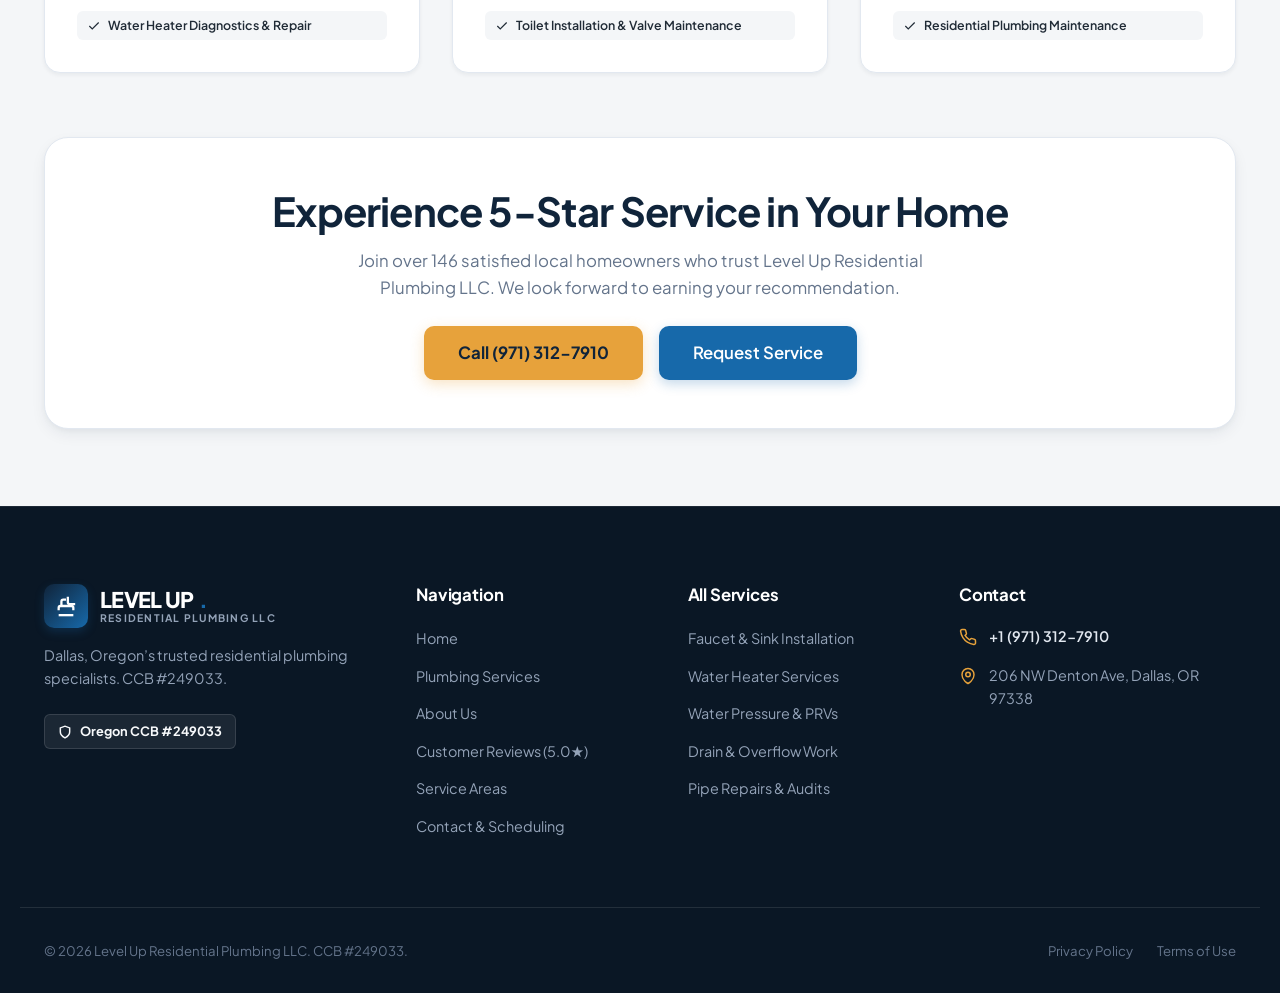
<file: reviews.html>
<!DOCTYPE html>
<html lang="en-US">
<head>
  <meta charset="UTF-8">
  <meta name="viewport" content="width=device-width, initial-scale=1.0">
  <title>Customer Reviews (5.0★) | Level Up Residential Plumbing LLC</title>
  <meta name="description" content="Read 146 verified 5-star customer reviews for Level Up Residential Plumbing LLC in Dallas, Oregon. Highly praised for punctuality, communication, and clean work.">
  <link rel="canonical" href="https://www.lvlupplumbing.com/reviews.html">
  
  <meta property="og:type" content="website">
  <meta property="og:title" content="Verified Customer Reviews | Level Up Residential Plumbing LLC">
  <meta property="og:description" content="146 Google Reviews. 5.0 Star Rating. Discover why Dallas, OR homeowners trust Level Up Residential Plumbing LLC. CCB #249033.">
  <meta property="og:url" content="https://www.lvlupplumbing.com/reviews.html">
  <meta property="og:image" content="assets/images/hero-plumber.jpg">

  <link rel="preconnect" href="https://fonts.googleapis.com">
  <link rel="preconnect" href="https://fonts.gstatic.com" crossorigin>
  <link href="https://fonts.googleapis.com/css2?family=Plus+Jakarta+Sans:wght@400;500;600;700;800&display=swap" rel="stylesheet">
  
  <link rel="stylesheet" href="assets/css/style.css">

  <script type="application/ld+json">
  {
    "@context": "https://schema.org",
    "@type": "Plumber",
    "name": "Level Up Residential Plumbing LLC",
    "url": "https://www.lvlupplumbing.com",
    "telephone": "+1-971-312-7910",
    "address": {
      "@type": "PostalAddress",
      "streetAddress": "206 NW Denton Ave",
      "addressLocality": "Dallas",
      "addressRegion": "OR",
      "postalCode": "97338",
      "addressCountry": "US"
    },
    "aggregateRating": {
      "@type": "AggregateRating",
      "ratingValue": "5.0",
      "reviewCount": "146"
    }
  }
  </script>
</head>
<body>

  <!-- Top Bar -->
  <div class="top-bar">
    <div class="container top-bar-inner">
      <div class="top-bar-left">
        <span class="top-bar-item">
          <svg width="15" height="15" viewBox="0 0 24 24" fill="none" stroke="currentColor" stroke-width="2.5"><path d="M12 22s-8-4.5-8-11.8A8 8 0 0 1 12 2a8 8 0 0 1 8 8.2c0 7.3-8 11.8-8 11.8z"/><circle cx="12" cy="10" r="3"/></svg>
          206 NW Denton Ave, Dallas, OR 97338
        </span>
        <span class="top-bar-item">
          <svg width="15" height="15" viewBox="0 0 24 24" fill="currentColor"><path d="M12 2l3.09 6.26L22 9.27l-5 4.87 1.18 6.88L12 17.77l-6.18 3.25L7 14.14 2 9.27l6.91-1.01L12 2z"/></svg>
          <strong>5.0 Stars</strong> (146 Verified Reviews)
        </span>
        <span class="top-bar-item"><strong>Oregon CCB #249033</strong></span>
      </div>
      <div class="top-bar-right">
        <span class="top-bar-item">Call for Service:</span>
        <a href="tel:+19713127910" class="top-bar-phone">(971) 312-7910</a>
      </div>
    </div>
  </div>

  <!-- Header -->
  <header class="main-header" id="site-header">
    <div class="container header-inner">
      <a href="index.html" class="brand-logo-wrap" aria-label="Level Up Residential Plumbing LLC Home">
        <div class="brand-icon">
          <svg width="24" height="24" viewBox="0 0 24 24" fill="none" stroke="currentColor" stroke-width="2.5" stroke-linecap="round" stroke-linejoin="round">
            <path d="M14 2v6a2 2 0 0 0 2 2h6"/><path d="M4 16.5V14a2 2 0 0 1 2-2h12a2 2 0 0 1 2 2v2.5"/><path d="M7 12V7a2 2 0 0 1 2-2h3"/><path d="M4 22h16"/>
          </svg>
        </div>
        <div class="brand-text">
          <span class="brand-title">LEVEL UP<span class="accent">.</span></span>
          <span class="brand-subtitle">RESIDENTIAL PLUMBING LLC</span>
        </div>
      </a>

      <nav class="nav-menu" id="primary-navigation" aria-label="Main Navigation">
        <a href="index.html" class="nav-link">Home</a>
        <a href="services.html" class="nav-link">Plumbing Services</a>
        <a href="about.html" class="nav-link">About Us</a>
        <a href="reviews.html" class="nav-link active">Reviews</a>
        <a href="service-areas.html" class="nav-link">Service Areas</a>
        <a href="contact.html" class="nav-link">Contact</a>
      </nav>

      <div class="header-actions">
        <div class="header-phone-box">
          <span class="header-phone-label">Direct Dispatch</span>
          <a href="tel:+19713127910" class="header-phone-number">(971) 312-7910</a>
        </div>
        <a href="contact.html" class="btn btn-primary btn-sm">Request Service</a>
        
        <button type="button" class="mobile-nav-toggle" aria-expanded="false" aria-controls="primary-navigation" aria-label="Toggle Navigation Menu">
          <svg viewBox="0 0 24 24" fill="none" stroke="currentColor" stroke-width="2.2" stroke-linecap="round" stroke-linejoin="round">
            <line x1="3" y1="12" x2="21" y2="12"></line>
            <line x1="3" y1="6" x2="21" y2="6"></line>
            <line x1="3" y1="18" x2="21" y2="18"></line>
          </svg>
        </button>
      </div>
    </div>
  </header>

  <!-- Subpage Hero -->
  <section class="subpage-hero" aria-label="Reviews Header">
    <div class="container">
      <div class="breadcrumb-list">
        <a href="index.html">Home</a>
        <span class="breadcrumb-separator">/</span>
        <span>Reviews</span>
      </div>
      <h1 class="subpage-headline">Verified Customer Reviews</h1>
      <p class="subpage-desc">
        Real experiences shared by homeowners in Dallas, Oregon and throughout the Willamette Valley.
      </p>
    </div>
  </section>

  <!-- Reviews Dashboard & Grid -->
  <main class="section-py bg-light" id="main-content">
    <div class="container">
      <!-- Verified Rating Banner -->
      <div class="reviews-summary-card">
        <div class="reviews-summary-left">
          <div class="score-display">
            <span class="score-huge">5.0</span>
          </div>
          <div class="score-details">
            <div class="trust-stars" style="font-size:1.4rem;">★★★★★</div>
            <strong>100% 5.0-Star Google Rating</strong>
            <span>Verified across 146 genuine customer reviews in Dallas & Polk County, OR</span>
          </div>
        </div>
        <div class="reviews-summary-actions">
          <a href="https://www.google.com/search?q=Level+Up+Residential+Plumbing+LLC+Dallas+OR+reviews" target="_blank" rel="noopener noreferrer" class="btn btn-accent">
            Read on Google
            <svg width="18" height="18" viewBox="0 0 24 24" fill="none" stroke="currentColor" stroke-width="2.5"><path d="M18 13v6a2 2 0 0 1-2 2H5a2 2 0 0 1-2-2V8a2 2 0 0 1 2-2h6"/><polyline points="15 3 21 3 21 9"/><line x1="10" y1="14" x2="21" y2="3"/></svg>
          </a>
          <a href="https://www.google.com/search?q=Level+Up+Residential+Plumbing+LLC+Dallas+OR+write+review" target="_blank" rel="noopener noreferrer" class="btn btn-outline-white">
            Leave a Review
          </a>
        </div>
      </div>

      <!-- Themes Bar -->
      <div style="background-color:#FFFFFF;border:1px solid var(--color-border);border-radius:var(--radius-lg);padding:1.5rem 2rem;margin-bottom:2.5rem;display:flex;align-items:center;justify-content:space-between;flex-wrap:wrap;gap:1rem;">
        <div>
          <span style="font-size:0.85rem;font-weight:700;color:var(--color-primary-navy);text-transform:uppercase;letter-spacing:0.05em;display:block;margin-bottom:0.25rem;">
            Common Themes in Our Customer Feedback
          </span>
          <span style="font-size:0.95rem;color:var(--color-text-muted);">
            What homeowners repeatedly highlight about their experience with Level Up:
          </span>
        </div>
        <div style="display:flex;gap:0.5rem;flex-wrap:wrap;">
          <span class="area-pill primary">Punctual Appointments</span>
          <span class="area-pill primary">Clear Explanations</span>
          <span class="area-pill primary">Clean Workspaces</span>
          <span class="area-pill primary">Fair Upfront Pricing</span>
        </div>
      </div>

      <!-- Testimonial Cards Grid -->
      <div class="reviews-grid">
        <!-- Card 1 -->
        <article class="review-card">
          <div class="review-card-header">
            <div class="review-author-wrap">
              <div class="author-avatar">D</div>
              <div class="author-meta">
                <strong>Dallas Homeowner</strong>
                <span>Verified Google Review</span>
              </div>
            </div>
            <div class="trust-stars">★★★★★</div>
          </div>
          <p class="review-quote">
            “Level Up replaced our kitchen faucet and fixed a slow drain beneath our bathroom sink. The plumber arrived on time, was polite and professional, and left the work area cleaner than when he arrived. Excellent local service!”
          </p>
          <div class="review-service-tag">
            <svg width="14" height="14" viewBox="0 0 24 24" fill="none" stroke="currentColor" stroke-width="2"><polyline points="20 6 9 17 4 12"/></svg>
            Kitchen & Bath Fixture Installation
          </div>
        </article>

        <!-- Card 2 -->
        <article class="review-card">
          <div class="review-card-header">
            <div class="review-author-wrap">
              <div class="author-avatar">R</div>
              <div class="author-meta">
                <strong>Polk County Resident</strong>
                <span>Verified Google Review</span>
              </div>
            </div>
            <div class="trust-stars">★★★★★</div>
          </div>
          <p class="review-quote">
            “We had water pressure issues causing pipe chatter whenever the washing machine filled. They tested our PSI and found our pressure reducing valve was failing. Replaced it quickly and explained how the new valve functions. Honest, high quality work.”
          </p>
          <div class="review-service-tag">
            <svg width="14" height="14" viewBox="0 0 24 24" fill="none" stroke="currentColor" stroke-width="2"><polyline points="20 6 9 17 4 12"/></svg>
            Pressure Reducing Valve (PRV) Replacement
          </div>
        </article>

        <!-- Card 3 -->
        <article class="review-card">
          <div class="review-card-header">
            <div class="review-author-wrap">
              <div class="author-avatar">K</div>
              <div class="author-meta">
                <strong>Monmouth Homeowner</strong>
                <span>Verified Google Review</span>
              </div>
            </div>
            <div class="trust-stars">★★★★★</div>
          </div>
          <p class="review-quote">
            “Water was leaking through our ceiling from the master bathtub upstairs. Level Up diagnosed a deteriorated overflow gasket and damaged drain shoe. They repaired it without cutting unnecessary holes in our ceiling. Extremely grateful for their honesty and care.”
          </p>
          <div class="review-service-tag">
            <svg width="14" height="14" viewBox="0 0 24 24" fill="none" stroke="currentColor" stroke-width="2"><polyline points="20 6 9 17 4 12"/></svg>
            Bathtub Drain & Overflow Replacement
          </div>
        </article>

        <!-- Card 4 -->
        <article class="review-card">
          <div class="review-card-header">
            <div class="review-author-wrap">
              <div class="author-avatar">B</div>
              <div class="author-meta">
                <strong>Dallas Homeowner</strong>
                <span>Verified Google Review</span>
              </div>
            </div>
            <div class="trust-stars">★★★★★</div>
          </div>
          <p class="review-quote">
            “Our water heater stopped producing hot water on a Friday afternoon. Level Up came out promptly, inspected the heating elements, and had us back up and running with hot showers for the weekend. Highly recommend them for any residential plumbing work.”
          </p>
          <div class="review-service-tag">
            <svg width="14" height="14" viewBox="0 0 24 24" fill="none" stroke="currentColor" stroke-width="2"><polyline points="20 6 9 17 4 12"/></svg>
            Water Heater Diagnostics & Repair
          </div>
        </article>

        <!-- Card 5 -->
        <article class="review-card">
          <div class="review-card-header">
            <div class="review-author-wrap">
              <div class="author-avatar">L</div>
              <div class="author-meta">
                <strong>West Salem Homeowner</strong>
                <span>Verified Google Review</span>
              </div>
            </div>
            <div class="trust-stars">★★★★★</div>
          </div>
          <p class="review-quote">
            “I appreciate that they take the time to answer questions and treat you like a neighbor. They installed two new toilets in our home and repaired an outdoor hose bibb. Everything works smoothly and their pricing was completely upfront.”
          </p>
          <div class="review-service-tag">
            <svg width="14" height="14" viewBox="0 0 24 24" fill="none" stroke="currentColor" stroke-width="2"><polyline points="20 6 9 17 4 12"/></svg>
            Toilet Installation & Valve Maintenance
          </div>
        </article>

        <!-- Card 6 -->
        <article class="review-card">
          <div class="review-card-header">
            <div class="review-author-wrap">
              <div class="author-avatar">T</div>
              <div class="author-meta">
                <strong>Dallas Homeowner</strong>
                <span>Verified Google Review</span>
              </div>
            </div>
            <div class="trust-stars">★★★★★</div>
          </div>
          <p class="review-quote">
            “It's hard to find contractors who actually show up when they say they will and treat your home with care. Level Up exceeded our expectations. Shoe covers on, clean drop cloths, and fast work. Will definitely use them again.”
          </p>
          <div class="review-service-tag">
            <svg width="14" height="14" viewBox="0 0 24 24" fill="none" stroke="currentColor" stroke-width="2"><polyline points="20 6 9 17 4 12"/></svg>
            Residential Plumbing Maintenance
          </div>
        </article>
      </div>

      <!-- Experience It Yourself CTA -->
      <div style="margin-top:4rem;background-color:#FFFFFF;border:1px solid var(--color-border);border-radius:var(--radius-xl);padding:3rem;text-align:center;box-shadow:var(--shadow-md);">
        <h2 style="margin-bottom:0.75rem;">Experience 5-Star Service in Your Home</h2>
        <p style="color:var(--color-text-muted);max-width:600px;margin:0 auto 1.5rem auto;font-size:1.05rem;">
          Join over 146 satisfied local homeowners who trust Level Up Residential Plumbing LLC. We look forward to earning your recommendation.
        </p>
        <div style="display:flex;justify-content:center;gap:1rem;flex-wrap:wrap;">
          <a href="tel:+19713127910" class="btn btn-accent btn-lg">Call (971) 312-7910</a>
          <a href="contact.html" class="btn btn-primary btn-lg">Request Service</a>
        </div>
      </div>
    </div>
  </main>

  <!-- Footer -->
  <footer class="main-footer" role="contentinfo">
    <div class="container footer-top-grid">
      <div class="footer-brand">
        <a href="index.html" class="brand-logo-wrap" style="margin-bottom:0.75rem;">
          <div class="brand-icon">
            <svg width="22" height="22" viewBox="0 0 24 24" fill="none" stroke="currentColor" stroke-width="2.5"><path d="M14 2v6a2 2 0 0 0 2 2h6"/><path d="M4 16.5V14a2 2 0 0 1 2-2h12a2 2 0 0 1 2 2v2.5"/><path d="M7 12V7a2 2 0 0 1 2-2h3"/><path d="M4 22h16"/></svg>
          </div>
          <div class="brand-text">
            <span class="brand-title" style="color:#FFFFFF;">LEVEL UP<span class="accent">.</span></span>
            <span class="brand-subtitle" style="color:#94A3B8;">RESIDENTIAL PLUMBING LLC</span>
          </div>
        </a>
        <p>Dallas, Oregon’s trusted residential plumbing specialists. CCB #249033.</p>
        <div class="footer-license-pill">
          <svg width="14" height="14" viewBox="0 0 24 24" fill="none" stroke="currentColor" stroke-width="2.5"><path d="M12 22s8-4 8-10V5l-8-3-8 3v7c0 6 8 10 8 10z"/></svg>
          Oregon CCB #249033
        </div>
      </div>

      <div>
        <h4 class="footer-title">Navigation</h4>
        <ul class="footer-links">
          <li><a href="index.html">Home</a></li>
          <li><a href="services.html">Plumbing Services</a></li>
          <li><a href="about.html">About Us</a></li>
          <li><a href="reviews.html">Customer Reviews (5.0★)</a></li>
          <li><a href="service-areas.html">Service Areas</a></li>
          <li><a href="contact.html">Contact & Scheduling</a></li>
        </ul>
      </div>

      <div>
        <h4 class="footer-title">All Services</h4>
        <ul class="footer-links">
          <li><a href="services/faucet-sink-installation.html">Faucet & Sink Installation</a></li>
          <li><a href="services/water-heater-services.html">Water Heater Services</a></li>
          <li><a href="services/water-pressure-prv.html">Water Pressure & PRVs</a></li>
          <li><a href="services/drain-overflow-replacement.html">Drain & Overflow Work</a></li>
          <li><a href="services/pipe-repair-inspection.html">Pipe Repairs & Audits</a></li>
        </ul>
      </div>

      <div>
        <h4 class="footer-title">Contact</h4>
        <div class="footer-contact-item">
          <svg width="18" height="18" viewBox="0 0 24 24" fill="none" stroke="currentColor" stroke-width="2"><path d="M22 16.92v3a2 2 0 0 1-2.18 2 19.79 19.79 0 0 1-8.63-3.07 19.5 19.5 0 0 1-6-6 19.79 19.79 0 0 1-3.07-8.67A2 2 0 0 1 4.11 2h3a2 2 0 0 1 2 1.72 12.84 12.84 0 0 0 .7 2.81 2 2 0 0 1-.45 2.11L8.09 9.91a16 16 0 0 0 6 6l1.27-1.27a2 2 0 0 1 2.11-.45 12.84 12.84 0 0 0 2.81.7A2 2 0 0 1 22 16.92z"/></svg>
          <a href="tel:+19713127910">+1 (971) 312-7910</a>
        </div>
        <div class="footer-contact-item">
          <svg width="18" height="18" viewBox="0 0 24 24" fill="none" stroke="currentColor" stroke-width="2"><path d="M12 22s-8-4.5-8-11.8A8 8 0 0 1 12 2a8 8 0 0 1 8 8.2c0 7.3-8 11.8-8 11.8z"/><circle cx="12" cy="10" r="3"/></svg>
          <span>206 NW Denton Ave, Dallas, OR 97338</span>
        </div>
      </div>
    </div>

    <div class="container footer-bottom">
      <div>&copy; 2026 Level Up Residential Plumbing LLC. CCB #249033.</div>
      <div class="footer-legal-links">
        <a href="privacy-policy.html">Privacy Policy</a>
        <a href="terms-of-use.html">Terms of Use</a>
      </div>
    </div>
  </footer>

  <!-- Mobile Sticky Bar -->
  <div class="mobile-sticky-bar" aria-label="Quick Actions">
    <div class="mobile-sticky-inner">
      <a href="tel:+19713127910" class="btn btn-accent">
        <svg width="16" height="16" viewBox="0 0 24 24" fill="none" stroke="currentColor" stroke-width="2.5"><path d="M22 16.92v3a2 2 0 0 1-2.18 2 19.79 19.79 0 0 1-8.63-3.07 19.5 19.5 0 0 1-6-6 19.79 19.79 0 0 1-3.07-8.67A2 2 0 0 1 4.11 2h3a2 2 0 0 1 2 1.72 12.84 12.84 0 0 0 .7 2.81 2 2 0 0 1-.45 2.11L8.09 9.91a16 16 0 0 0 6 6l1.27-1.27a2 2 0 0 1 2.11-.45 12.84 12.84 0 0 0 2.81.7A2 2 0 0 1 22 16.92z"/></svg>
        Call Now
      </a>
      <a href="contact.html" class="btn btn-primary">Request Service</a>
    </div>
  </div>

  <script src="assets/js/main.js"></script>
</body>
</html>
</file>
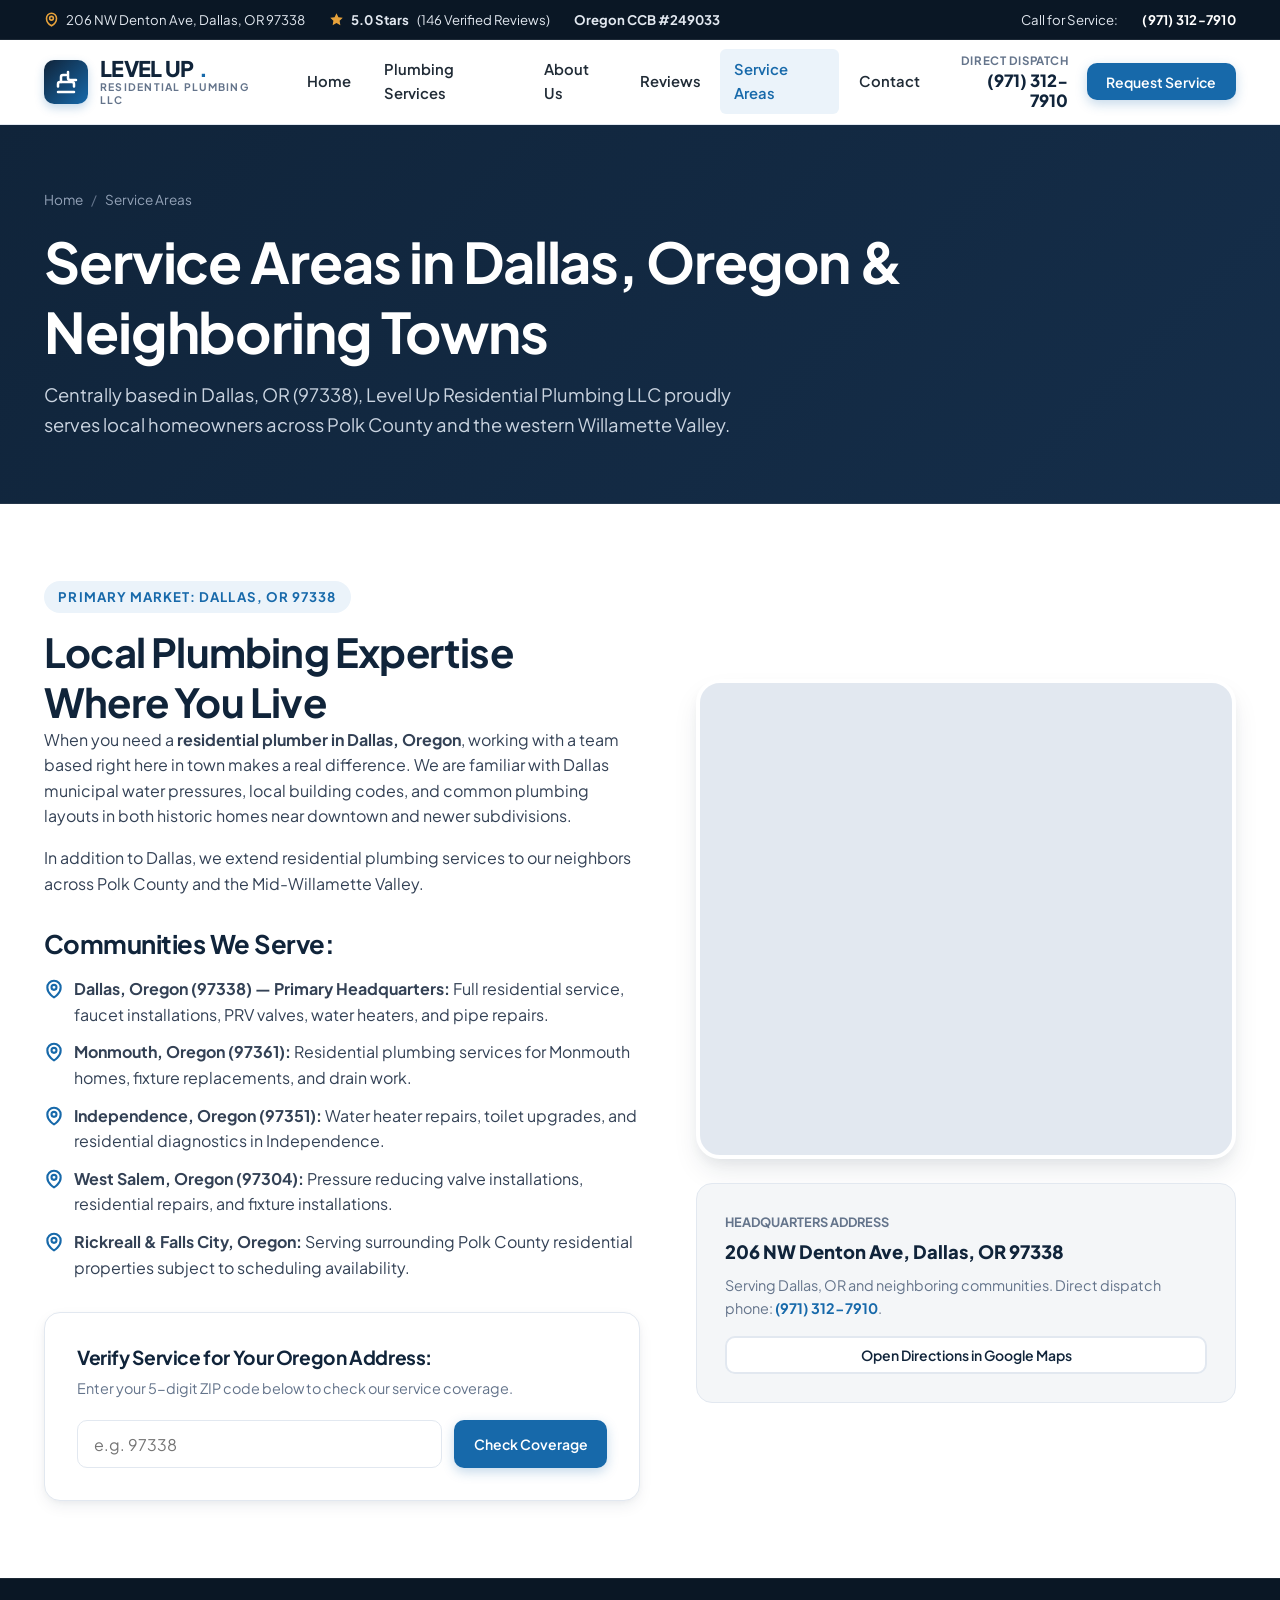
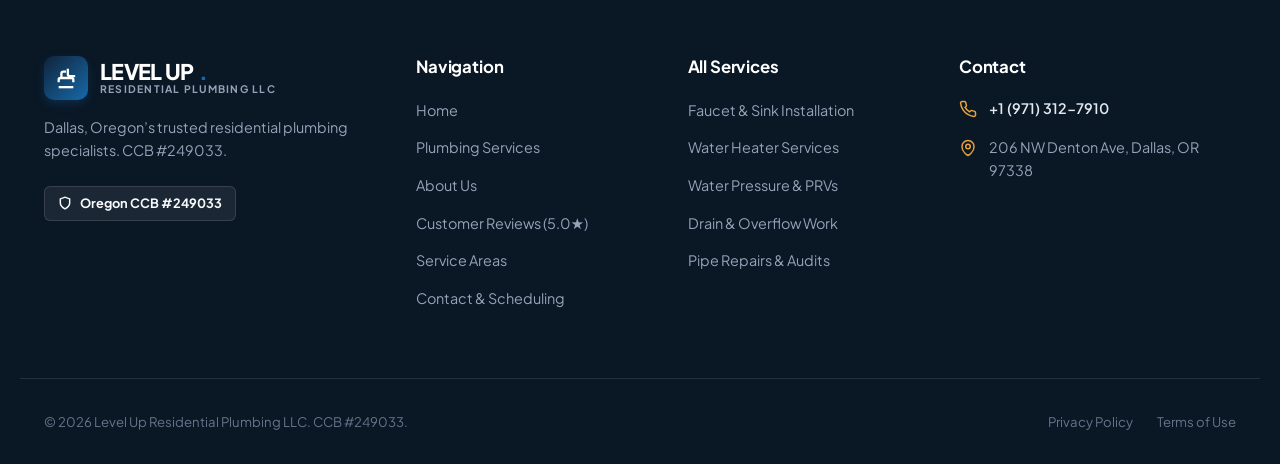
<file: service-areas.html>
<!DOCTYPE html>
<html lang="en-US">
<head>
  <meta charset="UTF-8">
  <meta name="viewport" content="width=device-width, initial-scale=1.0">
  <title>Service Areas | Dallas, Oregon Residential Plumbers | Level Up Plumbing</title>
  <meta name="description" content="Level Up Residential Plumbing LLC serves Dallas, OR (97338), Monmouth, Independence, and Polk County. Call (971) 312-7910 to schedule residential plumbing.">
  <link rel="canonical" href="https://www.lvlupplumbing.com/service-areas.html">
  
  <meta property="og:type" content="website">
  <meta property="og:title" content="Plumbing Service Areas | Dallas, Oregon & Polk County">
  <meta property="og:description" content="Local residential plumbing service centered in Dallas, Oregon 97338 and surrounding Willamette Valley towns. CCB #249033.">
  <meta property="og:url" content="https://www.lvlupplumbing.com/service-areas.html">
  <meta property="og:image" content="assets/images/hero-plumber.jpg">

  <link rel="preconnect" href="https://fonts.googleapis.com">
  <link rel="preconnect" href="https://fonts.gstatic.com" crossorigin>
  <link href="https://fonts.googleapis.com/css2?family=Plus+Jakarta+Sans:wght@400;500;600;700;800&display=swap" rel="stylesheet">
  
  <link rel="stylesheet" href="assets/css/style.css">

  <script type="application/ld+json">
  {
    "@context": "https://schema.org",
    "@type": "Plumber",
    "name": "Level Up Residential Plumbing LLC",
    "url": "https://www.lvlupplumbing.com/service-areas.html",
    "telephone": "+1-971-312-7910",
    "address": {
      "@type": "PostalAddress",
      "streetAddress": "206 NW Denton Ave",
      "addressLocality": "Dallas",
      "addressRegion": "OR",
      "postalCode": "97338",
      "addressCountry": "US"
    },
    "areaServed": [
      { "@type": "City", "name": "Dallas", "sameAs": "https://en.wikipedia.org/wiki/Dallas,_Oregon" },
      { "@type": "City", "name": "Monmouth" },
      { "@type": "City", "name": "Independence" },
      { "@type": "City", "name": "West Salem" },
      { "@type": "AdministrativeArea", "name": "Polk County, Oregon" }
    ],
    "license": "CCB# 249033"
  }
  </script>
</head>
<body>

  <!-- Top Bar -->
  <div class="top-bar">
    <div class="container top-bar-inner">
      <div class="top-bar-left">
        <span class="top-bar-item">
          <svg width="15" height="15" viewBox="0 0 24 24" fill="none" stroke="currentColor" stroke-width="2.5"><path d="M12 22s-8-4.5-8-11.8A8 8 0 0 1 12 2a8 8 0 0 1 8 8.2c0 7.3-8 11.8-8 11.8z"/><circle cx="12" cy="10" r="3"/></svg>
          206 NW Denton Ave, Dallas, OR 97338
        </span>
        <span class="top-bar-item">
          <svg width="15" height="15" viewBox="0 0 24 24" fill="currentColor"><path d="M12 2l3.09 6.26L22 9.27l-5 4.87 1.18 6.88L12 17.77l-6.18 3.25L7 14.14 2 9.27l6.91-1.01L12 2z"/></svg>
          <strong>5.0 Stars</strong> (146 Verified Reviews)
        </span>
        <span class="top-bar-item"><strong>Oregon CCB #249033</strong></span>
      </div>
      <div class="top-bar-right">
        <span class="top-bar-item">Call for Service:</span>
        <a href="tel:+19713127910" class="top-bar-phone">(971) 312-7910</a>
      </div>
    </div>
  </div>

  <!-- Header -->
  <header class="main-header" id="site-header">
    <div class="container header-inner">
      <a href="index.html" class="brand-logo-wrap" aria-label="Level Up Residential Plumbing LLC Home">
        <div class="brand-icon">
          <svg width="24" height="24" viewBox="0 0 24 24" fill="none" stroke="currentColor" stroke-width="2.5" stroke-linecap="round" stroke-linejoin="round">
            <path d="M14 2v6a2 2 0 0 0 2 2h6"/><path d="M4 16.5V14a2 2 0 0 1 2-2h12a2 2 0 0 1 2 2v2.5"/><path d="M7 12V7a2 2 0 0 1 2-2h3"/><path d="M4 22h16"/>
          </svg>
        </div>
        <div class="brand-text">
          <span class="brand-title">LEVEL UP<span class="accent">.</span></span>
          <span class="brand-subtitle">RESIDENTIAL PLUMBING LLC</span>
        </div>
      </a>

      <nav class="nav-menu" id="primary-navigation" aria-label="Main Navigation">
        <a href="index.html" class="nav-link">Home</a>
        <a href="services.html" class="nav-link">Plumbing Services</a>
        <a href="about.html" class="nav-link">About Us</a>
        <a href="reviews.html" class="nav-link">Reviews</a>
        <a href="service-areas.html" class="nav-link active">Service Areas</a>
        <a href="contact.html" class="nav-link">Contact</a>
      </nav>

      <div class="header-actions">
        <div class="header-phone-box">
          <span class="header-phone-label">Direct Dispatch</span>
          <a href="tel:+19713127910" class="header-phone-number">(971) 312-7910</a>
        </div>
        <a href="contact.html" class="btn btn-primary btn-sm">Request Service</a>
        
        <button type="button" class="mobile-nav-toggle" aria-expanded="false" aria-controls="primary-navigation" aria-label="Toggle Navigation Menu">
          <svg viewBox="0 0 24 24" fill="none" stroke="currentColor" stroke-width="2.2" stroke-linecap="round" stroke-linejoin="round">
            <line x1="3" y1="12" x2="21" y2="12"></line>
            <line x1="3" y1="6" x2="21" y2="6"></line>
            <line x1="3" y1="18" x2="21" y2="18"></line>
          </svg>
        </button>
      </div>
    </div>
  </header>

  <!-- Subpage Hero -->
  <section class="subpage-hero" aria-label="Service Areas Header">
    <div class="container">
      <div class="breadcrumb-list">
        <a href="index.html">Home</a>
        <span class="breadcrumb-separator">/</span>
        <span>Service Areas</span>
      </div>
      <h1 class="subpage-headline">Service Areas in Dallas, Oregon & Neighboring Towns</h1>
      <p class="subpage-desc">
        Centrally based in Dallas, OR (97338), Level Up Residential Plumbing LLC proudly serves local homeowners across Polk County and the western Willamette Valley.
      </p>
    </div>
  </section>

  <!-- Service Area Content -->
  <main class="section-py bg-white" id="main-content">
    <div class="container">
      <div class="service-area-wrap">
        <div>
          <span class="section-tag">Primary Market: Dallas, OR 97338</span>
          <h2>Local Plumbing Expertise Where You Live</h2>
          <p>
            When you need a <strong>residential plumber in Dallas, Oregon</strong>, working with a team based right here in town makes a real difference. We are familiar with Dallas municipal water pressures, local building codes, and common plumbing layouts in both historic homes near downtown and newer subdivisions.
          </p>
          <p>
            In addition to Dallas, we extend residential plumbing services to our neighbors across Polk County and the Mid-Willamette Valley.
          </p>

          <h3 style="margin-top:2rem;margin-bottom:1rem;">Communities We Serve:</h3>
          <ul style="display:flex;flex-direction:column;gap:0.75rem;margin-bottom:2rem;">
            <li style="display:flex;align-items:flex-start;gap:0.6rem;">
              <svg width="20" height="20" viewBox="0 0 24 24" fill="none" stroke="currentColor" stroke-width="2.5" style="color:var(--color-accent-blue);flex-shrink:0;margin-top:3px;"><path d="M12 22s-8-4.5-8-11.8A8 8 0 0 1 12 2a8 8 0 0 1 8 8.2c0 7.3-8 11.8-8 11.8z"/><circle cx="12" cy="10" r="3"/></svg>
              <div><strong>Dallas, Oregon (97338) — Primary Headquarters:</strong> Full residential service, faucet installations, PRV valves, water heaters, and pipe repairs.</div>
            </li>
            <li style="display:flex;align-items:flex-start;gap:0.6rem;">
              <svg width="20" height="20" viewBox="0 0 24 24" fill="none" stroke="currentColor" stroke-width="2.5" style="color:var(--color-accent-blue);flex-shrink:0;margin-top:3px;"><path d="M12 22s-8-4.5-8-11.8A8 8 0 0 1 12 2a8 8 0 0 1 8 8.2c0 7.3-8 11.8-8 11.8z"/><circle cx="12" cy="10" r="3"/></svg>
              <div><strong>Monmouth, Oregon (97361):</strong> Residential plumbing services for Monmouth homes, fixture replacements, and drain work.</div>
            </li>
            <li style="display:flex;align-items:flex-start;gap:0.6rem;">
              <svg width="20" height="20" viewBox="0 0 24 24" fill="none" stroke="currentColor" stroke-width="2.5" style="color:var(--color-accent-blue);flex-shrink:0;margin-top:3px;"><path d="M12 22s-8-4.5-8-11.8A8 8 0 0 1 12 2a8 8 0 0 1 8 8.2c0 7.3-8 11.8-8 11.8z"/><circle cx="12" cy="10" r="3"/></svg>
              <div><strong>Independence, Oregon (97351):</strong> Water heater repairs, toilet upgrades, and residential diagnostics in Independence.</div>
            </li>
            <li style="display:flex;align-items:flex-start;gap:0.6rem;">
              <svg width="20" height="20" viewBox="0 0 24 24" fill="none" stroke="currentColor" stroke-width="2.5" style="color:var(--color-accent-blue);flex-shrink:0;margin-top:3px;"><path d="M12 22s-8-4.5-8-11.8A8 8 0 0 1 12 2a8 8 0 0 1 8 8.2c0 7.3-8 11.8-8 11.8z"/><circle cx="12" cy="10" r="3"/></svg>
              <div><strong>West Salem, Oregon (97304):</strong> Pressure reducing valve installations, residential repairs, and fixture installations.</div>
            </li>
            <li style="display:flex;align-items:flex-start;gap:0.6rem;">
              <svg width="20" height="20" viewBox="0 0 24 24" fill="none" stroke="currentColor" stroke-width="2.5" style="color:var(--color-accent-blue);flex-shrink:0;margin-top:3px;"><path d="M12 22s-8-4.5-8-11.8A8 8 0 0 1 12 2a8 8 0 0 1 8 8.2c0 7.3-8 11.8-8 11.8z"/><circle cx="12" cy="10" r="3"/></svg>
              <div><strong>Rickreall & Falls City, Oregon:</strong> Serving surrounding Polk County residential properties subject to scheduling availability.</div>
            </li>
          </ul>

          <!-- ZIP Checker -->
          <div class="zip-checker-box">
            <h4>Verify Service for Your Oregon Address:</h4>
            <p>Enter your 5-digit ZIP code below to check our service coverage.</p>
            <form class="zip-checker-form" aria-label="Service Area ZIP Checker">
              <input type="text" class="zip-input" placeholder="e.g. 97338" maxlength="5" pattern="[0-9]{5}" required aria-label="5 Digit ZIP code">
              <button type="submit" class="btn btn-primary btn-sm">Check Coverage</button>
            </form>
            <div class="zip-status-msg" aria-live="polite"></div>
          </div>
        </div>

        <div>
          <!-- Google Map -->
          <div class="map-container">
            <iframe 
              title="Google Map of Dallas Oregon and Level Up Residential Plumbing LLC headquarters" 
              src="https://maps.google.com/maps?q=206+NW+Denton+Ave,+Dallas,+OR+97338&t=&z=13&ie=UTF8&iwloc=&output=embed" 
              loading="lazy" 
              allowfullscreen>
            </iframe>
          </div>

          <div style="background-color:var(--color-bg-light);border:1px solid var(--color-border);border-radius:var(--radius-lg);padding:1.75rem;margin-top:1.5rem;">
            <div style="font-size:0.8rem;text-transform:uppercase;font-weight:700;color:var(--color-text-muted);margin-bottom:0.25rem;">Headquarters Address</div>
            <div style="font-size:1.15rem;font-weight:800;color:var(--color-primary-navy);">206 NW Denton Ave, Dallas, OR 97338</div>
            <p style="font-size:0.9rem;color:var(--color-text-muted);margin-top:0.5rem;margin-bottom:1rem;">
              Serving Dallas, OR and neighboring communities. Direct dispatch phone: <a href="tel:+19713127910"><strong>(971) 312-7910</strong></a>.
            </p>
            <a href="https://maps.google.com/?q=206+NW+Denton+Ave,+Dallas,+OR+97338" target="_blank" rel="noopener noreferrer" class="btn btn-secondary btn-sm" style="width:100%;">
              Open Directions in Google Maps
            </a>
          </div>
        </div>
      </div>
    </div>
  </main>

  <!-- Footer -->
  <footer class="main-footer" role="contentinfo">
    <div class="container footer-top-grid">
      <div class="footer-brand">
        <a href="index.html" class="brand-logo-wrap" style="margin-bottom:0.75rem;">
          <div class="brand-icon">
            <svg width="22" height="22" viewBox="0 0 24 24" fill="none" stroke="currentColor" stroke-width="2.5"><path d="M14 2v6a2 2 0 0 0 2 2h6"/><path d="M4 16.5V14a2 2 0 0 1 2-2h12a2 2 0 0 1 2 2v2.5"/><path d="M7 12V7a2 2 0 0 1 2-2h3"/><path d="M4 22h16"/></svg>
          </div>
          <div class="brand-text">
            <span class="brand-title" style="color:#FFFFFF;">LEVEL UP<span class="accent">.</span></span>
            <span class="brand-subtitle" style="color:#94A3B8;">RESIDENTIAL PLUMBING LLC</span>
          </div>
        </a>
        <p>Dallas, Oregon’s trusted residential plumbing specialists. CCB #249033.</p>
        <div class="footer-license-pill">
          <svg width="14" height="14" viewBox="0 0 24 24" fill="none" stroke="currentColor" stroke-width="2.5"><path d="M12 22s8-4 8-10V5l-8-3-8 3v7c0 6 8 10 8 10z"/></svg>
          Oregon CCB #249033
        </div>
      </div>

      <div>
        <h4 class="footer-title">Navigation</h4>
        <ul class="footer-links">
          <li><a href="index.html">Home</a></li>
          <li><a href="services.html">Plumbing Services</a></li>
          <li><a href="about.html">About Us</a></li>
          <li><a href="reviews.html">Customer Reviews (5.0★)</a></li>
          <li><a href="service-areas.html">Service Areas</a></li>
          <li><a href="contact.html">Contact & Scheduling</a></li>
        </ul>
      </div>

      <div>
        <h4 class="footer-title">All Services</h4>
        <ul class="footer-links">
          <li><a href="services/faucet-sink-installation.html">Faucet & Sink Installation</a></li>
          <li><a href="services/water-heater-services.html">Water Heater Services</a></li>
          <li><a href="services/water-pressure-prv.html">Water Pressure & PRVs</a></li>
          <li><a href="services/drain-overflow-replacement.html">Drain & Overflow Work</a></li>
          <li><a href="services/pipe-repair-inspection.html">Pipe Repairs & Audits</a></li>
        </ul>
      </div>

      <div>
        <h4 class="footer-title">Contact</h4>
        <div class="footer-contact-item">
          <svg width="18" height="18" viewBox="0 0 24 24" fill="none" stroke="currentColor" stroke-width="2"><path d="M22 16.92v3a2 2 0 0 1-2.18 2 19.79 19.79 0 0 1-8.63-3.07 19.5 19.5 0 0 1-6-6 19.79 19.79 0 0 1-3.07-8.67A2 2 0 0 1 4.11 2h3a2 2 0 0 1 2 1.72 12.84 12.84 0 0 0 .7 2.81 2 2 0 0 1-.45 2.11L8.09 9.91a16 16 0 0 0 6 6l1.27-1.27a2 2 0 0 1 2.11-.45 12.84 12.84 0 0 0 2.81.7A2 2 0 0 1 22 16.92z"/></svg>
          <a href="tel:+19713127910">+1 (971) 312-7910</a>
        </div>
        <div class="footer-contact-item">
          <svg width="18" height="18" viewBox="0 0 24 24" fill="none" stroke="currentColor" stroke-width="2"><path d="M12 22s-8-4.5-8-11.8A8 8 0 0 1 12 2a8 8 0 0 1 8 8.2c0 7.3-8 11.8-8 11.8z"/><circle cx="12" cy="10" r="3"/></svg>
          <span>206 NW Denton Ave, Dallas, OR 97338</span>
        </div>
      </div>
    </div>

    <div class="container footer-bottom">
      <div>&copy; 2026 Level Up Residential Plumbing LLC. CCB #249033.</div>
      <div class="footer-legal-links">
        <a href="privacy-policy.html">Privacy Policy</a>
        <a href="terms-of-use.html">Terms of Use</a>
      </div>
    </div>
  </footer>

  <!-- Mobile Sticky Bar -->
  <div class="mobile-sticky-bar" aria-label="Quick Actions">
    <div class="mobile-sticky-inner">
      <a href="tel:+19713127910" class="btn btn-accent">
        <svg width="16" height="16" viewBox="0 0 24 24" fill="none" stroke="currentColor" stroke-width="2.5"><path d="M22 16.92v3a2 2 0 0 1-2.18 2 19.79 19.79 0 0 1-8.63-3.07 19.5 19.5 0 0 1-6-6 19.79 19.79 0 0 1-3.07-8.67A2 2 0 0 1 4.11 2h3a2 2 0 0 1 2 1.72 12.84 12.84 0 0 0 .7 2.81 2 2 0 0 1-.45 2.11L8.09 9.91a16 16 0 0 0 6 6l1.27-1.27a2 2 0 0 1 2.11-.45 12.84 12.84 0 0 0 2.81.7A2 2 0 0 1 22 16.92z"/></svg>
        Call Now
      </a>
      <a href="contact.html" class="btn btn-primary">Request Service</a>
    </div>
  </div>

  <script src="assets/js/main.js"></script>
</body>
</html>
</file>
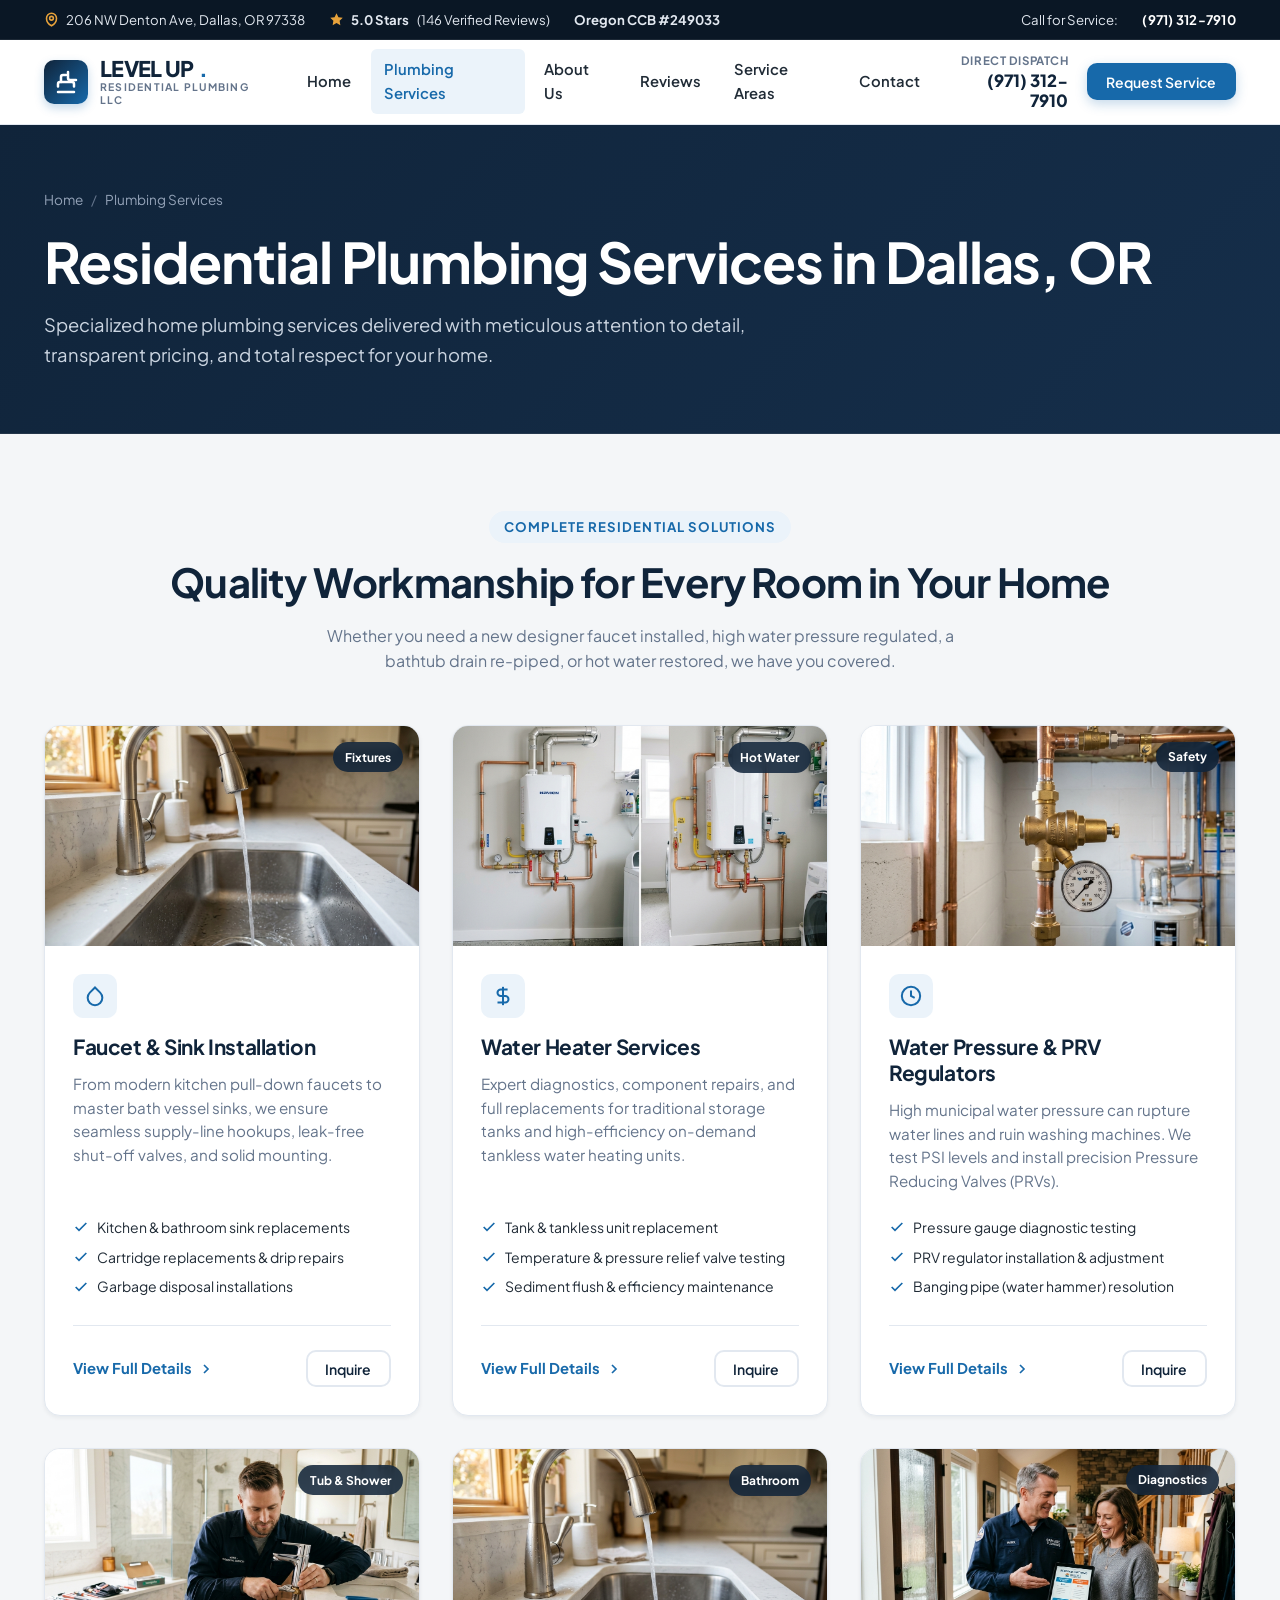
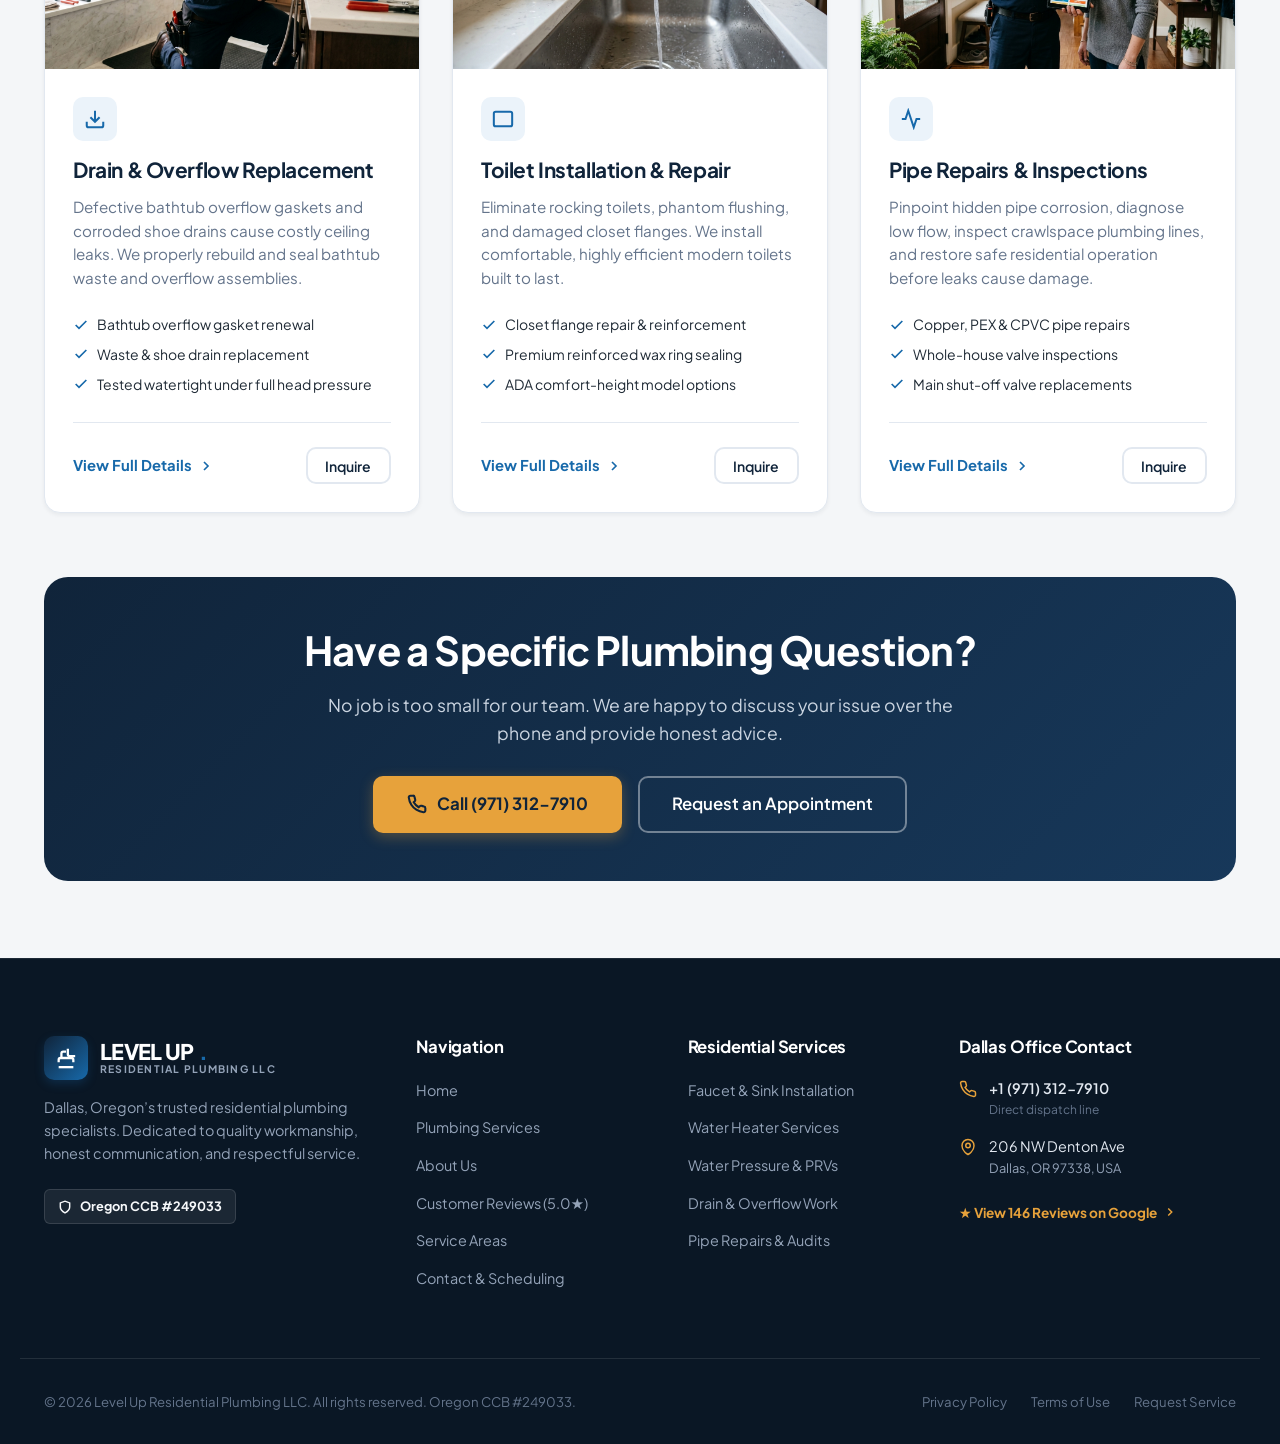
<file: services.html>
<!DOCTYPE html>
<html lang="en-US">
<head>
  <meta charset="UTF-8">
  <meta name="viewport" content="width=device-width, initial-scale=1.0">
  <title>Residential Plumbing Services in Dallas, OR | Level Up Plumbing</title>
  <meta name="description" content="Explore residential plumbing services from Level Up Residential Plumbing LLC in Dallas, Oregon. Faucets, water heaters, PRV valves, drains, and pipe repairs. CCB #249033.">
  <link rel="canonical" href="https://www.lvlupplumbing.com/services.html">
  
  <meta property="og:type" content="website">
  <meta property="og:title" content="Residential Plumbing Services | Level Up Residential Plumbing LLC">
  <meta property="og:description" content="Expert residential plumbing in Dallas, OR. Clear communication, clean craftsmanship, and 5.0-star verified service. Call (971) 312-7910.">
  <meta property="og:url" content="https://www.lvlupplumbing.com/services.html">
  <meta property="og:image" content="assets/images/faucet-sink.jpg">

  <link rel="preconnect" href="https://fonts.googleapis.com">
  <link rel="preconnect" href="https://fonts.gstatic.com" crossorigin>
  <link href="https://fonts.googleapis.com/css2?family=Plus+Jakarta+Sans:wght@400;500;600;700;800&display=swap" rel="stylesheet">
  
  <link rel="stylesheet" href="assets/css/style.css">

  <script type="application/ld+json">
  {
    "@context": "https://schema.org",
    "@type": "Service",
    "serviceType": "Residential Plumbing Services",
    "provider": {
      "@type": "Plumber",
      "name": "Level Up Residential Plumbing LLC",
      "telephone": "+1-971-312-7910",
      "address": {
        "@type": "PostalAddress",
        "streetAddress": "206 NW Denton Ave",
        "addressLocality": "Dallas",
        "addressRegion": "OR",
        "postalCode": "97338",
        "addressCountry": "US"
      }
    },
    "areaServed": "Dallas, OR and Polk County",
    "hasOfferCatalog": {
      "@type": "OfferCatalog",
      "name": "Residential Plumbing Offerings",
      "itemListElement": [
        { "@type": "Offer", "itemOffered": { "@type": "Service", "name": "Faucet and Sink Installation" } },
        { "@type": "Offer", "itemOffered": { "@type": "Service", "name": "Water Heater Installation and Repair" } },
        { "@type": "Offer", "itemOffered": { "@type": "Service", "name": "Water Pressure PRV Valve Replacement" } },
        { "@type": "Offer", "itemOffered": { "@type": "Service", "name": "Drain and Overflow Replacement" } },
        { "@type": "Offer", "itemOffered": { "@type": "Service", "name": "Toilet Installation and Repair" } },
        { "@type": "Offer", "itemOffered": { "@type": "Service", "name": "Residential Plumbing Inspections" } }
      ]
    }
  }
  </script>
</head>
<body>

  <!-- Top Bar -->
  <div class="top-bar">
    <div class="container top-bar-inner">
      <div class="top-bar-left">
        <span class="top-bar-item">
          <svg width="15" height="15" viewBox="0 0 24 24" fill="none" stroke="currentColor" stroke-width="2.5"><path d="M12 22s-8-4.5-8-11.8A8 8 0 0 1 12 2a8 8 0 0 1 8 8.2c0 7.3-8 11.8-8 11.8z"/><circle cx="12" cy="10" r="3"/></svg>
          206 NW Denton Ave, Dallas, OR 97338
        </span>
        <span class="top-bar-item">
          <svg width="15" height="15" viewBox="0 0 24 24" fill="currentColor"><path d="M12 2l3.09 6.26L22 9.27l-5 4.87 1.18 6.88L12 17.77l-6.18 3.25L7 14.14 2 9.27l6.91-1.01L12 2z"/></svg>
          <strong>5.0 Stars</strong> (146 Verified Reviews)
        </span>
        <span class="top-bar-item"><strong>Oregon CCB #249033</strong></span>
      </div>
      <div class="top-bar-right">
        <span class="top-bar-item">Call for Service:</span>
        <a href="tel:+19713127910" class="top-bar-phone">(971) 312-7910</a>
      </div>
    </div>
  </div>

  <!-- Header -->
  <header class="main-header" id="site-header">
    <div class="container header-inner">
      <a href="index.html" class="brand-logo-wrap" aria-label="Level Up Residential Plumbing LLC Home">
        <div class="brand-icon">
          <svg width="24" height="24" viewBox="0 0 24 24" fill="none" stroke="currentColor" stroke-width="2.5" stroke-linecap="round" stroke-linejoin="round">
            <path d="M14 2v6a2 2 0 0 0 2 2h6"/><path d="M4 16.5V14a2 2 0 0 1 2-2h12a2 2 0 0 1 2 2v2.5"/><path d="M7 12V7a2 2 0 0 1 2-2h3"/><path d="M4 22h16"/>
          </svg>
        </div>
        <div class="brand-text">
          <span class="brand-title">LEVEL UP<span class="accent">.</span></span>
          <span class="brand-subtitle">RESIDENTIAL PLUMBING LLC</span>
        </div>
      </a>

      <nav class="nav-menu" id="primary-navigation" aria-label="Main Navigation">
        <a href="index.html" class="nav-link">Home</a>
        <a href="services.html" class="nav-link active">Plumbing Services</a>
        <a href="about.html" class="nav-link">About Us</a>
        <a href="reviews.html" class="nav-link">Reviews</a>
        <a href="service-areas.html" class="nav-link">Service Areas</a>
        <a href="contact.html" class="nav-link">Contact</a>
      </nav>

      <div class="header-actions">
        <div class="header-phone-box">
          <span class="header-phone-label">Direct Dispatch</span>
          <a href="tel:+19713127910" class="header-phone-number">(971) 312-7910</a>
        </div>
        <a href="contact.html" class="btn btn-primary btn-sm">Request Service</a>
        
        <button type="button" class="mobile-nav-toggle" aria-expanded="false" aria-controls="primary-navigation" aria-label="Toggle Navigation Menu">
          <svg viewBox="0 0 24 24" fill="none" stroke="currentColor" stroke-width="2.2" stroke-linecap="round" stroke-linejoin="round">
            <line x1="3" y1="12" x2="21" y2="12"></line>
            <line x1="3" y1="6" x2="21" y2="6"></line>
            <line x1="3" y1="18" x2="21" y2="18"></line>
          </svg>
        </button>
      </div>
    </div>
  </header>

  <!-- Subpage Hero -->
  <section class="subpage-hero" aria-label="Services Header">
    <div class="container">
      <div class="breadcrumb-list">
        <a href="index.html">Home</a>
        <span class="breadcrumb-separator">/</span>
        <span>Plumbing Services</span>
      </div>
      <h1 class="subpage-headline">Residential Plumbing Services in Dallas, OR</h1>
      <p class="subpage-desc">
        Specialized home plumbing services delivered with meticulous attention to detail, transparent pricing, and total respect for your home.
      </p>
    </div>
  </section>

  <!-- Main Content -->
  <main class="section-py bg-light" id="main-content">
    <div class="container">
      <div class="section-header text-center">
        <span class="section-tag">Complete Residential Solutions</span>
        <h2 class="section-title">Quality Workmanship for Every Room in Your Home</h2>
        <p class="section-subtitle">
          Whether you need a new designer faucet installed, high water pressure regulated, a bathtub drain re-piped, or hot water restored, we have you covered.
        </p>
      </div>

      <div class="services-grid">
        <!-- 1 -->
        <article class="service-card">
          <div class="service-card-media">
            <img src="assets/images/faucet-sink.jpg" alt="Kitchen sink and brushed nickel faucet installation" width="400" height="220" loading="lazy">
            <span class="service-badge">Fixtures</span>
          </div>
          <div class="service-card-body">
            <div class="service-icon-pill">
              <svg width="22" height="22" viewBox="0 0 24 24" fill="none" stroke="currentColor" stroke-width="2.2"><path d="M12 2.69l5.66 5.66a8 8 0 1 1-11.31 0z"/></svg>
            </div>
            <h3 class="service-card-title">Faucet & Sink Installation</h3>
            <p class="service-card-desc">
              From modern kitchen pull-down faucets to master bath vessel sinks, we ensure seamless supply-line hookups, leak-free shut-off valves, and solid mounting.
            </p>
            <ul class="service-card-points">
              <li><svg width="16" height="16" viewBox="0 0 24 24" fill="none" stroke="currentColor" stroke-width="2.5"><polyline points="20 6 9 17 4 12"/></svg> Kitchen & bathroom sink replacements</li>
              <li><svg width="16" height="16" viewBox="0 0 24 24" fill="none" stroke="currentColor" stroke-width="2.5"><polyline points="20 6 9 17 4 12"/></svg> Cartridge replacements & drip repairs</li>
              <li><svg width="16" height="16" viewBox="0 0 24 24" fill="none" stroke="currentColor" stroke-width="2.5"><polyline points="20 6 9 17 4 12"/></svg> Garbage disposal installations</li>
            </ul>
            <div class="service-card-footer">
              <a href="services/faucet-sink-installation.html" class="link-learn-more">
                View Full Details
                <svg width="16" height="16" viewBox="0 0 24 24" fill="none" stroke="currentColor" stroke-width="2.5"><polyline points="9 18 15 12 9 6"/></svg>
              </a>
              <a href="contact.html?service=faucet" class="btn btn-secondary btn-sm">Inquire</a>
            </div>
          </div>
        </article>

        <!-- 2 -->
        <article class="service-card">
          <div class="service-card-media">
            <img src="assets/images/water-heater.jpg" alt="Water heater installation in Dallas Oregon" width="400" height="220" loading="lazy">
            <span class="service-badge">Hot Water</span>
          </div>
          <div class="service-card-body">
            <div class="service-icon-pill">
              <svg width="22" height="22" viewBox="0 0 24 24" fill="none" stroke="currentColor" stroke-width="2.2"><path d="M12 2v20"/><path d="M17 5H9.5a3.5 3.5 0 0 0 0 7h5a3.5 3.5 0 0 1 0 7H6"/></svg>
            </div>
            <h3 class="service-card-title">Water Heater Services</h3>
            <p class="service-card-desc">
              Expert diagnostics, component repairs, and full replacements for traditional storage tanks and high-efficiency on-demand tankless water heating units.
            </p>
            <ul class="service-card-points">
              <li><svg width="16" height="16" viewBox="0 0 24 24" fill="none" stroke="currentColor" stroke-width="2.5"><polyline points="20 6 9 17 4 12"/></svg> Tank & tankless unit replacement</li>
              <li><svg width="16" height="16" viewBox="0 0 24 24" fill="none" stroke="currentColor" stroke-width="2.5"><polyline points="20 6 9 17 4 12"/></svg> Temperature & pressure relief valve testing</li>
              <li><svg width="16" height="16" viewBox="0 0 24 24" fill="none" stroke="currentColor" stroke-width="2.5"><polyline points="20 6 9 17 4 12"/></svg> Sediment flush & efficiency maintenance</li>
            </ul>
            <div class="service-card-footer">
              <a href="services/water-heater-services.html" class="link-learn-more">
                View Full Details
                <svg width="16" height="16" viewBox="0 0 24 24" fill="none" stroke="currentColor" stroke-width="2.5"><polyline points="9 18 15 12 9 6"/></svg>
              </a>
              <a href="contact.html?service=water-heater" class="btn btn-secondary btn-sm">Inquire</a>
            </div>
          </div>
        </article>

        <!-- 3 -->
        <article class="service-card">
          <div class="service-card-media">
            <img src="assets/images/prv-pipe.jpg" alt="PRV pressure reducing valve installation" width="400" height="220" loading="lazy">
            <span class="service-badge">Safety</span>
          </div>
          <div class="service-card-body">
            <div class="service-icon-pill">
              <svg width="22" height="22" viewBox="0 0 24 24" fill="none" stroke="currentColor" stroke-width="2.2"><circle cx="12" cy="12" r="10"/><path d="M12 6v6l4 2"/></svg>
            </div>
            <h3 class="service-card-title">Water Pressure & PRV Regulators</h3>
            <p class="service-card-desc">
              High municipal water pressure can rupture water lines and ruin washing machines. We test PSI levels and install precision Pressure Reducing Valves (PRVs).
            </p>
            <ul class="service-card-points">
              <li><svg width="16" height="16" viewBox="0 0 24 24" fill="none" stroke="currentColor" stroke-width="2.5"><polyline points="20 6 9 17 4 12"/></svg> Pressure gauge diagnostic testing</li>
              <li><svg width="16" height="16" viewBox="0 0 24 24" fill="none" stroke="currentColor" stroke-width="2.5"><polyline points="20 6 9 17 4 12"/></svg> PRV regulator installation & adjustment</li>
              <li><svg width="16" height="16" viewBox="0 0 24 24" fill="none" stroke="currentColor" stroke-width="2.5"><polyline points="20 6 9 17 4 12"/></svg> Banging pipe (water hammer) resolution</li>
            </ul>
            <div class="service-card-footer">
              <a href="services/water-pressure-prv.html" class="link-learn-more">
                View Full Details
                <svg width="16" height="16" viewBox="0 0 24 24" fill="none" stroke="currentColor" stroke-width="2.5"><polyline points="9 18 15 12 9 6"/></svg>
              </a>
              <a href="contact.html?service=prv" class="btn btn-secondary btn-sm">Inquire</a>
            </div>
          </div>
        </article>

        <!-- 4 -->
        <article class="service-card">
          <div class="service-card-media">
            <img src="assets/images/hero-plumber.jpg" alt="Bathtub drain and overflow repair" width="400" height="220" loading="lazy">
            <span class="service-badge">Tub & Shower</span>
          </div>
          <div class="service-card-body">
            <div class="service-icon-pill">
              <svg width="22" height="22" viewBox="0 0 24 24" fill="none" stroke="currentColor" stroke-width="2.2"><path d="M21 15v4a2 2 0 0 1-2 2H5a2 2 0 0 1-2-2v-4"/><polyline points="7 10 12 15 17 10"/><line x1="12" y1="15" x2="12" y2="3"/></svg>
            </div>
            <h3 class="service-card-title">Drain & Overflow Replacement</h3>
            <p class="service-card-desc">
              Defective bathtub overflow gaskets and corroded shoe drains cause costly ceiling leaks. We properly rebuild and seal bathtub waste and overflow assemblies.
            </p>
            <ul class="service-card-points">
              <li><svg width="16" height="16" viewBox="0 0 24 24" fill="none" stroke="currentColor" stroke-width="2.5"><polyline points="20 6 9 17 4 12"/></svg> Bathtub overflow gasket renewal</li>
              <li><svg width="16" height="16" viewBox="0 0 24 24" fill="none" stroke="currentColor" stroke-width="2.5"><polyline points="20 6 9 17 4 12"/></svg> Waste & shoe drain replacement</li>
              <li><svg width="16" height="16" viewBox="0 0 24 24" fill="none" stroke="currentColor" stroke-width="2.5"><polyline points="20 6 9 17 4 12"/></svg> Tested watertight under full head pressure</li>
            </ul>
            <div class="service-card-footer">
              <a href="services/drain-overflow-replacement.html" class="link-learn-more">
                View Full Details
                <svg width="16" height="16" viewBox="0 0 24 24" fill="none" stroke="currentColor" stroke-width="2.5"><polyline points="9 18 15 12 9 6"/></svg>
              </a>
              <a href="contact.html?service=drain" class="btn btn-secondary btn-sm">Inquire</a>
            </div>
          </div>
        </article>

        <!-- 5 -->
        <article class="service-card">
          <div class="service-card-media">
            <img src="assets/images/faucet-sink.jpg" alt="Toilet installation and repair" width="400" height="220" loading="lazy">
            <span class="service-badge">Bathroom</span>
          </div>
          <div class="service-card-body">
            <div class="service-icon-pill">
              <svg width="22" height="22" viewBox="0 0 24 24" fill="none" stroke="currentColor" stroke-width="2.2"><path d="M4 4h16c1.1 0 2 .9 2 2v12c0 1.1-.9 2-2 2H4c-1.1 0-2-.9-2-2V6c0-1.1.9-2 2-2z"/></svg>
            </div>
            <h3 class="service-card-title">Toilet Installation & Repair</h3>
            <p class="service-card-desc">
              Eliminate rocking toilets, phantom flushing, and damaged closet flanges. We install comfortable, highly efficient modern toilets built to last.
            </p>
            <ul class="service-card-points">
              <li><svg width="16" height="16" viewBox="0 0 24 24" fill="none" stroke="currentColor" stroke-width="2.5"><polyline points="20 6 9 17 4 12"/></svg> Closet flange repair & reinforcement</li>
              <li><svg width="16" height="16" viewBox="0 0 24 24" fill="none" stroke="currentColor" stroke-width="2.5"><polyline points="20 6 9 17 4 12"/></svg> Premium reinforced wax ring sealing</li>
              <li><svg width="16" height="16" viewBox="0 0 24 24" fill="none" stroke="currentColor" stroke-width="2.5"><polyline points="20 6 9 17 4 12"/></svg> ADA comfort-height model options</li>
            </ul>
            <div class="service-card-footer">
              <a href="services/faucet-sink-installation.html" class="link-learn-more">
                View Full Details
                <svg width="16" height="16" viewBox="0 0 24 24" fill="none" stroke="currentColor" stroke-width="2.5"><polyline points="9 18 15 12 9 6"/></svg>
              </a>
              <a href="contact.html?service=toilet" class="btn btn-secondary btn-sm">Inquire</a>
            </div>
          </div>
        </article>

        <!-- 6 -->
        <article class="service-card">
          <div class="service-card-media">
            <img src="assets/images/consultation.jpg" alt="Home plumbing inspection in Oregon" width="400" height="220" loading="lazy">
            <span class="service-badge">Diagnostics</span>
          </div>
          <div class="service-card-body">
            <div class="service-icon-pill">
              <svg width="22" height="22" viewBox="0 0 24 24" fill="none" stroke="currentColor" stroke-width="2.2"><path d="M22 12h-4l-3 9L9 3l-3 9H2"/></svg>
            </div>
            <h3 class="service-card-title">Pipe Repairs & Inspections</h3>
            <p class="service-card-desc">
              Pinpoint hidden pipe corrosion, diagnose low flow, inspect crawlspace plumbing lines, and restore safe residential operation before leaks cause damage.
            </p>
            <ul class="service-card-points">
              <li><svg width="16" height="16" viewBox="0 0 24 24" fill="none" stroke="currentColor" stroke-width="2.5"><polyline points="20 6 9 17 4 12"/></svg> Copper, PEX & CPVC pipe repairs</li>
              <li><svg width="16" height="16" viewBox="0 0 24 24" fill="none" stroke="currentColor" stroke-width="2.5"><polyline points="20 6 9 17 4 12"/></svg> Whole-house valve inspections</li>
              <li><svg width="16" height="16" viewBox="0 0 24 24" fill="none" stroke="currentColor" stroke-width="2.5"><polyline points="20 6 9 17 4 12"/></svg> Main shut-off valve replacements</li>
            </ul>
            <div class="service-card-footer">
              <a href="services/pipe-repair-inspection.html" class="link-learn-more">
                View Full Details
                <svg width="16" height="16" viewBox="0 0 24 24" fill="none" stroke="currentColor" stroke-width="2.5"><polyline points="9 18 15 12 9 6"/></svg>
              </a>
              <a href="contact.html?service=pipe" class="btn btn-secondary btn-sm">Inquire</a>
            </div>
          </div>
        </article>
      </div>

      <!-- Trust CTA Banner -->
      <div style="margin-top:4rem;background:linear-gradient(135deg, var(--color-primary-navy) 0%, #17385A 100%);color:#FFFFFF;border-radius:var(--radius-xl);padding:3rem;text-align:center;">
        <h2 style="color:#FFFFFF;margin-bottom:1rem;">Have a Specific Plumbing Question?</h2>
        <p style="color:#CBD5E1;max-width:640px;margin:0 auto 1.75rem auto;font-size:1.1rem;">
          No job is too small for our team. We are happy to discuss your issue over the phone and provide honest advice.
        </p>
        <div style="display:flex;justify-content:center;gap:1rem;flex-wrap:wrap;">
          <a href="tel:+19713127910" class="btn btn-accent btn-lg">
            <svg width="20" height="20" viewBox="0 0 24 24" fill="none" stroke="currentColor" stroke-width="2.5"><path d="M22 16.92v3a2 2 0 0 1-2.18 2 19.79 19.79 0 0 1-8.63-3.07 19.5 19.5 0 0 1-6-6 19.79 19.79 0 0 1-3.07-8.67A2 2 0 0 1 4.11 2h3a2 2 0 0 1 2 1.72 12.84 12.84 0 0 0 .7 2.81 2 2 0 0 1-.45 2.11L8.09 9.91a16 16 0 0 0 6 6l1.27-1.27a2 2 0 0 1 2.11-.45 12.84 12.84 0 0 0 2.81.7A2 2 0 0 1 22 16.92z"/></svg>
            Call (971) 312-7910
          </a>
          <a href="contact.html" class="btn btn-outline-white btn-lg">
            Request an Appointment
          </a>
        </div>
      </div>
    </div>
  </main>

  <!-- Footer -->
  <footer class="main-footer" role="contentinfo">
    <div class="container footer-top-grid">
      <div class="footer-brand">
        <a href="index.html" class="brand-logo-wrap" style="margin-bottom:0.75rem;">
          <div class="brand-icon">
            <svg width="22" height="22" viewBox="0 0 24 24" fill="none" stroke="currentColor" stroke-width="2.5"><path d="M14 2v6a2 2 0 0 0 2 2h6"/><path d="M4 16.5V14a2 2 0 0 1 2-2h12a2 2 0 0 1 2 2v2.5"/><path d="M7 12V7a2 2 0 0 1 2-2h3"/><path d="M4 22h16"/></svg>
          </div>
          <div class="brand-text">
            <span class="brand-title" style="color:#FFFFFF;">LEVEL UP<span class="accent">.</span></span>
            <span class="brand-subtitle" style="color:#94A3B8;">RESIDENTIAL PLUMBING LLC</span>
          </div>
        </a>
        <p>
          Dallas, Oregon’s trusted residential plumbing specialists. Dedicated to quality workmanship, honest communication, and respectful service.
        </p>
        <div class="footer-license-pill">
          <svg width="14" height="14" viewBox="0 0 24 24" fill="none" stroke="currentColor" stroke-width="2.5"><path d="M12 22s8-4 8-10V5l-8-3-8 3v7c0 6 8 10 8 10z"/></svg>
          Oregon CCB #249033
        </div>
      </div>

      <div>
        <h4 class="footer-title">Navigation</h4>
        <ul class="footer-links">
          <li><a href="index.html">Home</a></li>
          <li><a href="services.html">Plumbing Services</a></li>
          <li><a href="about.html">About Us</a></li>
          <li><a href="reviews.html">Customer Reviews (5.0★)</a></li>
          <li><a href="service-areas.html">Service Areas</a></li>
          <li><a href="contact.html">Contact & Scheduling</a></li>
        </ul>
      </div>

      <div>
        <h4 class="footer-title">Residential Services</h4>
        <ul class="footer-links">
          <li><a href="services/faucet-sink-installation.html">Faucet & Sink Installation</a></li>
          <li><a href="services/water-heater-services.html">Water Heater Services</a></li>
          <li><a href="services/water-pressure-prv.html">Water Pressure & PRVs</a></li>
          <li><a href="services/drain-overflow-replacement.html">Drain & Overflow Work</a></li>
          <li><a href="services/pipe-repair-inspection.html">Pipe Repairs & Audits</a></li>
        </ul>
      </div>

      <div>
        <h4 class="footer-title">Dallas Office Contact</h4>
        <div class="footer-contact-item">
          <svg width="18" height="18" viewBox="0 0 24 24" fill="none" stroke="currentColor" stroke-width="2"><path d="M22 16.92v3a2 2 0 0 1-2.18 2 19.79 19.79 0 0 1-8.63-3.07 19.5 19.5 0 0 1-6-6 19.79 19.79 0 0 1-3.07-8.67A2 2 0 0 1 4.11 2h3a2 2 0 0 1 2 1.72 12.84 12.84 0 0 0 .7 2.81 2 2 0 0 1-.45 2.11L8.09 9.91a16 16 0 0 0 6 6l1.27-1.27a2 2 0 0 1 2.11-.45 12.84 12.84 0 0 0 2.81.7A2 2 0 0 1 22 16.92z"/></svg>
          <div>
            <a href="tel:+19713127910">+1 (971) 312-7910</a>
            <div style="font-size:0.75rem;color:#64748B;">Direct dispatch line</div>
          </div>
        </div>

        <div class="footer-contact-item">
          <svg width="18" height="18" viewBox="0 0 24 24" fill="none" stroke="currentColor" stroke-width="2"><path d="M12 22s-8-4.5-8-11.8A8 8 0 0 1 12 2a8 8 0 0 1 8 8.2c0 7.3-8 11.8-8 11.8z"/><circle cx="12" cy="10" r="3"/></svg>
          <div>
            <span style="color:#E2E8F0;">206 NW Denton Ave</span>
            <div style="font-size:0.8rem;color:#94A3B8;">Dallas, OR 97338, USA</div>
          </div>
        </div>

        <div style="margin-top:1.25rem;">
          <a href="https://www.google.com/search?q=Level+Up+Residential+Plumbing+LLC+Dallas+OR+reviews" target="_blank" rel="noopener noreferrer" style="color:var(--color-warm-amber);font-size:0.85rem;font-weight:700;display:inline-flex;align-items:center;gap:0.4rem;">
            <span>★ View 146 Reviews on Google</span>
            <svg width="14" height="14" viewBox="0 0 24 24" fill="none" stroke="currentColor" stroke-width="2.5"><polyline points="9 18 15 12 9 6"/></svg>
          </a>
        </div>
      </div>
    </div>

    <div class="container footer-bottom">
      <div>
        &copy; 2026 Level Up Residential Plumbing LLC. All rights reserved. Oregon CCB #249033.
      </div>
      <div class="footer-legal-links">
        <a href="privacy-policy.html">Privacy Policy</a>
        <a href="terms-of-use.html">Terms of Use</a>
        <a href="contact.html">Request Service</a>
      </div>
    </div>
  </footer>

  <!-- Mobile Sticky Bar -->
  <div class="mobile-sticky-bar" aria-label="Quick Actions">
    <div class="mobile-sticky-inner">
      <a href="tel:+19713127910" class="btn btn-accent">
        <svg width="16" height="16" viewBox="0 0 24 24" fill="none" stroke="currentColor" stroke-width="2.5"><path d="M22 16.92v3a2 2 0 0 1-2.18 2 19.79 19.79 0 0 1-8.63-3.07 19.5 19.5 0 0 1-6-6 19.79 19.79 0 0 1-3.07-8.67A2 2 0 0 1 4.11 2h3a2 2 0 0 1 2 1.72 12.84 12.84 0 0 0 .7 2.81 2 2 0 0 1-.45 2.11L8.09 9.91a16 16 0 0 0 6 6l1.27-1.27a2 2 0 0 1 2.11-.45 12.84 12.84 0 0 0 2.81.7A2 2 0 0 1 22 16.92z"/></svg>
        Call Now
      </a>
      <a href="contact.html" class="btn btn-primary">
        Request Service
      </a>
    </div>
  </div>

  <script src="assets/js/main.js"></script>
</body>
</html>
</file>
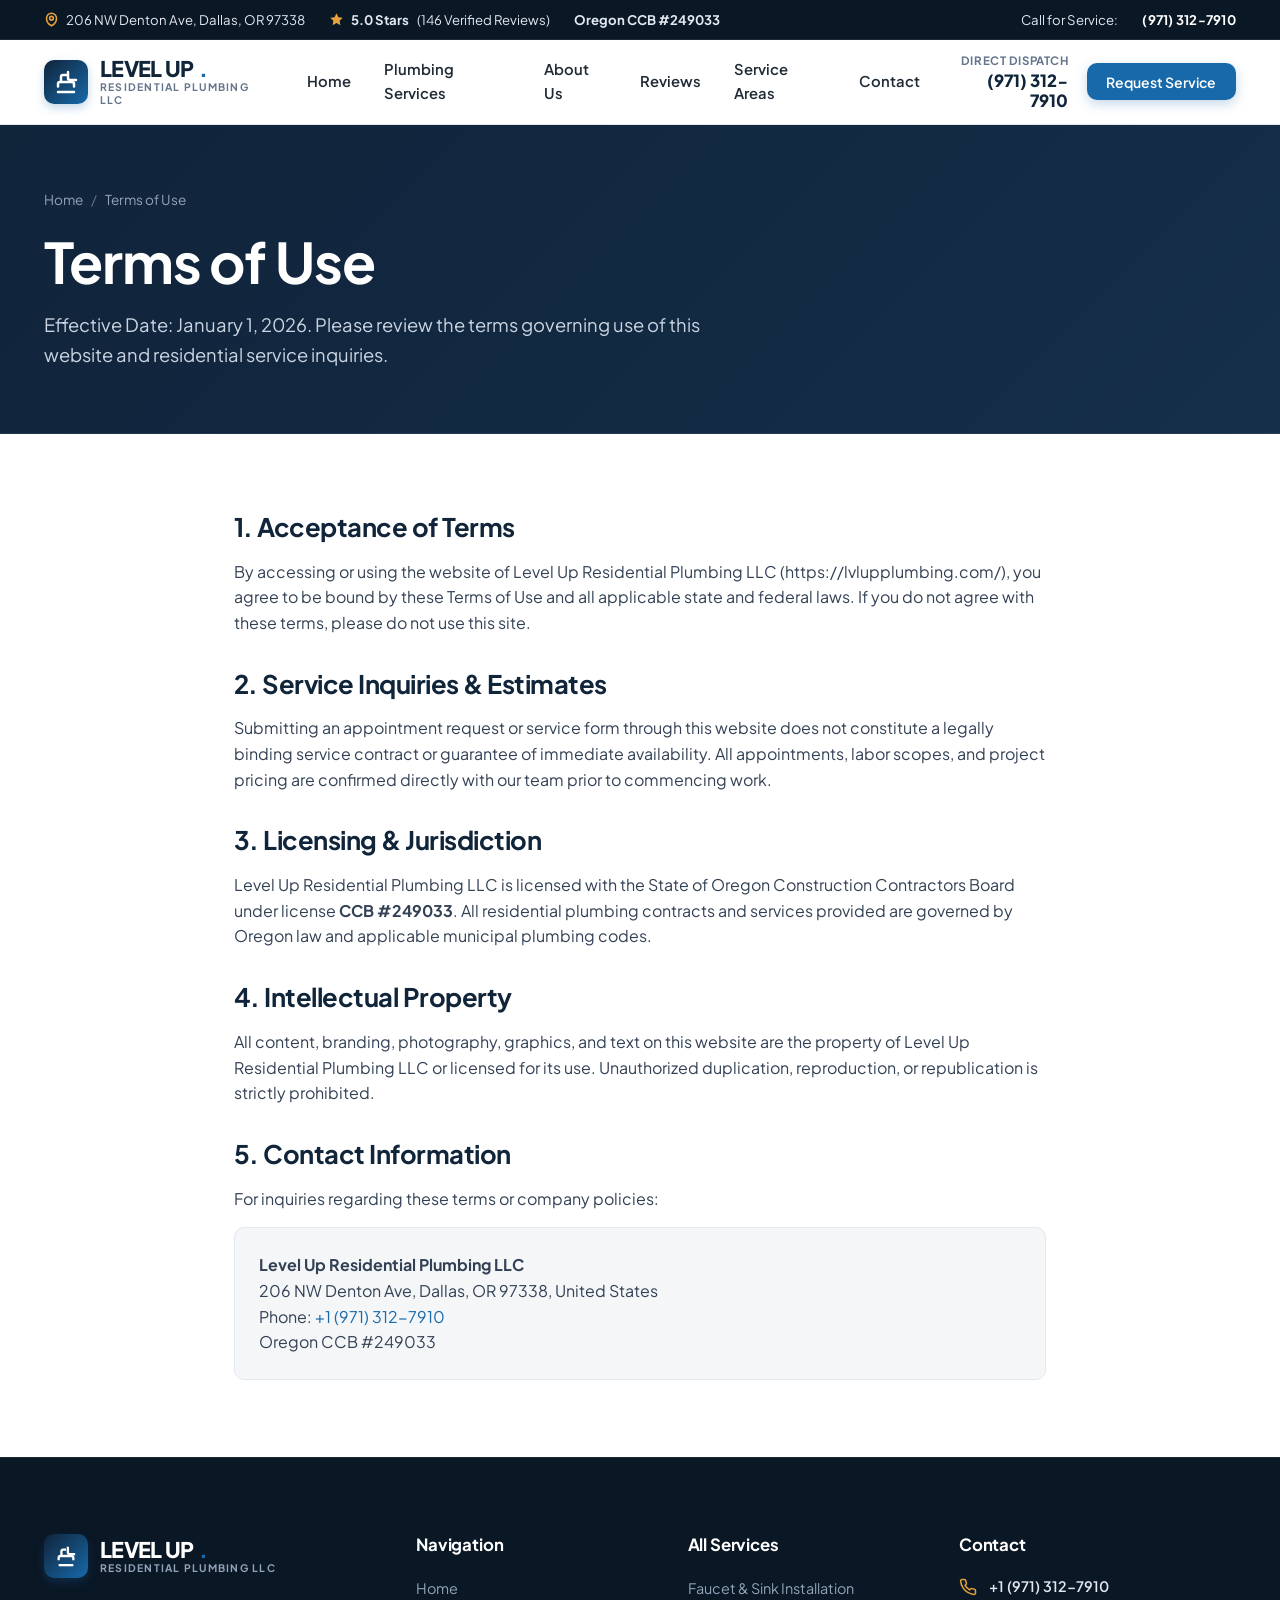
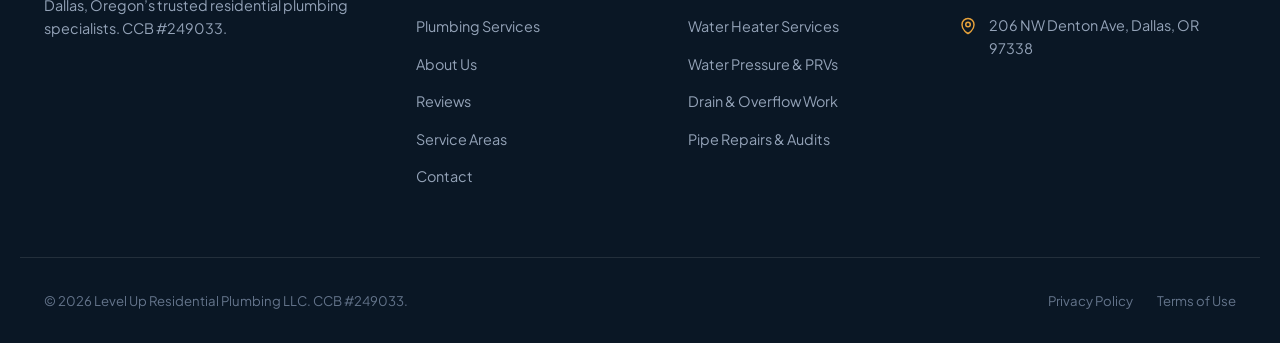
<file: terms-of-use.html>
<!DOCTYPE html>
<html lang="en-US">
<head>
  <meta charset="UTF-8">
  <meta name="viewport" content="width=device-width, initial-scale=1.0">
  <title>Terms of Use | Level Up Residential Plumbing LLC</title>
  <meta name="description" content="Terms of Use for Level Up Residential Plumbing LLC website and residential plumbing service requests in Dallas, Oregon.">
  <link rel="canonical" href="https://www.lvlupplumbing.com/terms-of-use.html">
  
  <link rel="preconnect" href="https://fonts.googleapis.com">
  <link rel="preconnect" href="https://fonts.gstatic.com" crossorigin>
  <link href="https://fonts.googleapis.com/css2?family=Plus+Jakarta+Sans:wght@400;500;600;700;800&display=swap" rel="stylesheet">
  
  <link rel="stylesheet" href="assets/css/style.css">
</head>
<body>

  <!-- Top Bar -->
  <div class="top-bar">
    <div class="container top-bar-inner">
      <div class="top-bar-left">
        <span class="top-bar-item">
          <svg width="15" height="15" viewBox="0 0 24 24" fill="none" stroke="currentColor" stroke-width="2.5"><path d="M12 22s-8-4.5-8-11.8A8 8 0 0 1 12 2a8 8 0 0 1 8 8.2c0 7.3-8 11.8-8 11.8z"/><circle cx="12" cy="10" r="3"/></svg>
          206 NW Denton Ave, Dallas, OR 97338
        </span>
        <span class="top-bar-item">
          <svg width="15" height="15" viewBox="0 0 24 24" fill="currentColor"><path d="M12 2l3.09 6.26L22 9.27l-5 4.87 1.18 6.88L12 17.77l-6.18 3.25L7 14.14 2 9.27l6.91-1.01L12 2z"/></svg>
          <strong>5.0 Stars</strong> (146 Verified Reviews)
        </span>
        <span class="top-bar-item"><strong>Oregon CCB #249033</strong></span>
      </div>
      <div class="top-bar-right">
        <span class="top-bar-item">Call for Service:</span>
        <a href="tel:+19713127910" class="top-bar-phone">(971) 312-7910</a>
      </div>
    </div>
  </div>

  <!-- Header -->
  <header class="main-header" id="site-header">
    <div class="container header-inner">
      <a href="index.html" class="brand-logo-wrap" aria-label="Level Up Residential Plumbing LLC Home">
        <div class="brand-icon">
          <svg width="24" height="24" viewBox="0 0 24 24" fill="none" stroke="currentColor" stroke-width="2.5" stroke-linecap="round" stroke-linejoin="round">
            <path d="M14 2v6a2 2 0 0 0 2 2h6"/><path d="M4 16.5V14a2 2 0 0 1 2-2h12a2 2 0 0 1 2 2v2.5"/><path d="M7 12V7a2 2 0 0 1 2-2h3"/><path d="M4 22h16"/>
          </svg>
        </div>
        <div class="brand-text">
          <span class="brand-title">LEVEL UP<span class="accent">.</span></span>
          <span class="brand-subtitle">RESIDENTIAL PLUMBING LLC</span>
        </div>
      </a>

      <nav class="nav-menu" id="primary-navigation" aria-label="Main Navigation">
        <a href="index.html" class="nav-link">Home</a>
        <a href="services.html" class="nav-link">Plumbing Services</a>
        <a href="about.html" class="nav-link">About Us</a>
        <a href="reviews.html" class="nav-link">Reviews</a>
        <a href="service-areas.html" class="nav-link">Service Areas</a>
        <a href="contact.html" class="nav-link">Contact</a>
      </nav>

      <div class="header-actions">
        <div class="header-phone-box">
          <span class="header-phone-label">Direct Dispatch</span>
          <a href="tel:+19713127910" class="header-phone-number">(971) 312-7910</a>
        </div>
        <a href="contact.html" class="btn btn-primary btn-sm">Request Service</a>
      </div>
    </div>
  </header>

  <!-- Subpage Hero -->
  <section class="subpage-hero" aria-label="Legal Header">
    <div class="container">
      <div class="breadcrumb-list">
        <a href="index.html">Home</a>
        <span class="breadcrumb-separator">/</span>
        <span>Terms of Use</span>
      </div>
      <h1 class="subpage-headline">Terms of Use</h1>
      <p class="subpage-desc">
        Effective Date: January 1, 2026. Please review the terms governing use of this website and residential service inquiries.
      </p>
    </div>
  </section>

  <!-- Content Section -->
  <main class="section-py bg-white" id="main-content">
    <div class="container" style="max-width:860px;">
      <h2 style="font-size:1.6rem;margin-bottom:1rem;">1. Acceptance of Terms</h2>
      <p>
        By accessing or using the website of Level Up Residential Plumbing LLC (https://lvlupplumbing.com/), you agree to be bound by these Terms of Use and all applicable state and federal laws. If you do not agree with these terms, please do not use this site.
      </p>

      <h2 style="font-size:1.6rem;margin-top:2rem;margin-bottom:1rem;">2. Service Inquiries & Estimates</h2>
      <p>
        Submitting an appointment request or service form through this website does not constitute a legally binding service contract or guarantee of immediate availability. All appointments, labor scopes, and project pricing are confirmed directly with our team prior to commencing work.
      </p>

      <h2 style="font-size:1.6rem;margin-top:2rem;margin-bottom:1rem;">3. Licensing & Jurisdiction</h2>
      <p>
        Level Up Residential Plumbing LLC is licensed with the State of Oregon Construction Contractors Board under license <strong>CCB #249033</strong>. All residential plumbing contracts and services provided are governed by Oregon law and applicable municipal plumbing codes.
      </p>

      <h2 style="font-size:1.6rem;margin-top:2rem;margin-bottom:1rem;">4. Intellectual Property</h2>
      <p>
        All content, branding, photography, graphics, and text on this website are the property of Level Up Residential Plumbing LLC or licensed for its use. Unauthorized duplication, reproduction, or republication is strictly prohibited.
      </p>

      <h2 style="font-size:1.6rem;margin-top:2rem;margin-bottom:1rem;">5. Contact Information</h2>
      <p>
        For inquiries regarding these terms or company policies:
      </p>
      <div style="background-color:var(--color-bg-light);border:1px solid var(--color-border);border-radius:var(--radius-md);padding:1.5rem;margin-top:1rem;">
        <strong>Level Up Residential Plumbing LLC</strong><br>
        206 NW Denton Ave, Dallas, OR 97338, United States<br>
        Phone: <a href="tel:+19713127910">+1 (971) 312-7910</a><br>
        Oregon CCB #249033
      </div>
    </div>
  </main>

  <!-- Footer -->
  <footer class="main-footer" role="contentinfo">
    <div class="container footer-top-grid">
      <div class="footer-brand">
        <a href="index.html" class="brand-logo-wrap" style="margin-bottom:0.75rem;">
          <div class="brand-icon">
            <svg width="22" height="22" viewBox="0 0 24 24" fill="none" stroke="currentColor" stroke-width="2.5"><path d="M14 2v6a2 2 0 0 0 2 2h6"/><path d="M4 16.5V14a2 2 0 0 1 2-2h12a2 2 0 0 1 2 2v2.5"/><path d="M7 12V7a2 2 0 0 1 2-2h3"/><path d="M4 22h16"/></svg>
          </div>
          <div class="brand-text">
            <span class="brand-title" style="color:#FFFFFF;">LEVEL UP<span class="accent">.</span></span>
            <span class="brand-subtitle" style="color:#94A3B8;">RESIDENTIAL PLUMBING LLC</span>
          </div>
        </a>
        <p>Dallas, Oregon’s trusted residential plumbing specialists. CCB #249033.</p>
      </div>

      <div>
        <h4 class="footer-title">Navigation</h4>
        <ul class="footer-links">
          <li><a href="index.html">Home</a></li>
          <li><a href="services.html">Plumbing Services</a></li>
          <li><a href="about.html">About Us</a></li>
          <li><a href="reviews.html">Reviews</a></li>
          <li><a href="service-areas.html">Service Areas</a></li>
          <li><a href="contact.html">Contact</a></li>
        </ul>
      </div>

      <div>
        <h4 class="footer-title">All Services</h4>
        <ul class="footer-links">
          <li><a href="services/faucet-sink-installation.html">Faucet & Sink Installation</a></li>
          <li><a href="services/water-heater-services.html">Water Heater Services</a></li>
          <li><a href="services/water-pressure-prv.html">Water Pressure & PRVs</a></li>
          <li><a href="services/drain-overflow-replacement.html">Drain & Overflow Work</a></li>
          <li><a href="services/pipe-repair-inspection.html">Pipe Repairs & Audits</a></li>
        </ul>
      </div>

      <div>
        <h4 class="footer-title">Contact</h4>
        <div class="footer-contact-item">
          <svg width="18" height="18" viewBox="0 0 24 24" fill="none" stroke="currentColor" stroke-width="2"><path d="M22 16.92v3a2 2 0 0 1-2.18 2 19.79 19.79 0 0 1-8.63-3.07 19.5 19.5 0 0 1-6-6 19.79 19.79 0 0 1-3.07-8.67A2 2 0 0 1 4.11 2h3a2 2 0 0 1 2 1.72 12.84 12.84 0 0 0 .7 2.81 2 2 0 0 1-.45 2.11L8.09 9.91a16 16 0 0 0 6 6l1.27-1.27a2 2 0 0 1 2.11-.45 12.84 12.84 0 0 0 2.81.7A2 2 0 0 1 22 16.92z"/></svg>
          <a href="tel:+19713127910">+1 (971) 312-7910</a>
        </div>
        <div class="footer-contact-item">
          <svg width="18" height="18" viewBox="0 0 24 24" fill="none" stroke="currentColor" stroke-width="2"><path d="M12 22s-8-4.5-8-11.8A8 8 0 0 1 12 2a8 8 0 0 1 8 8.2c0 7.3-8 11.8-8 11.8z"/><circle cx="12" cy="10" r="3"/></svg>
          <span>206 NW Denton Ave, Dallas, OR 97338</span>
        </div>
      </div>
    </div>

    <div class="container footer-bottom">
      <div>&copy; 2026 Level Up Residential Plumbing LLC. CCB #249033.</div>
      <div class="footer-legal-links">
        <a href="privacy-policy.html">Privacy Policy</a>
        <a href="terms-of-use.html">Terms of Use</a>
      </div>
    </div>
  </footer>

  <!-- Sticky Mobile Action Bar (Mobile Only) -->
  <div class="mobile-sticky-bar" aria-label="Quick Actions">
    <div class="mobile-sticky-inner">
      <a href="tel:+19713127910" class="btn btn-accent" id="mobile-call-sticky">
        <svg width="16" height="16" viewBox="0 0 24 24" fill="none" stroke="currentColor" stroke-width="2.5"><path d="M22 16.92v3a2 2 0 0 1-2.18 2 19.79 19.79 0 0 1-8.63-3.07 19.5 19.5 0 0 1-6-6 19.79 19.79 0 0 1-3.07-8.67A2 2 0 0 1 4.11 2h3a2 2 0 0 1 2 1.72 12.84 12.84 0 0 0 .7 2.81 2 2 0 0 1-.45 2.11L8.09 9.91a16 16 0 0 0 6 6l1.27-1.27a2 2 0 0 1 2.11-.45 12.84 12.84 0 0 0 2.81.7A2 2 0 0 1 22 16.92z"/></svg>
        Call Now
      </a>
      <a href="contact.html" class="btn btn-primary" id="mobile-request-sticky">
        Request Service
      </a>
    </div>
  </div>

  <script src="assets/js/main.js"></script>
</body>
</html>
</file>
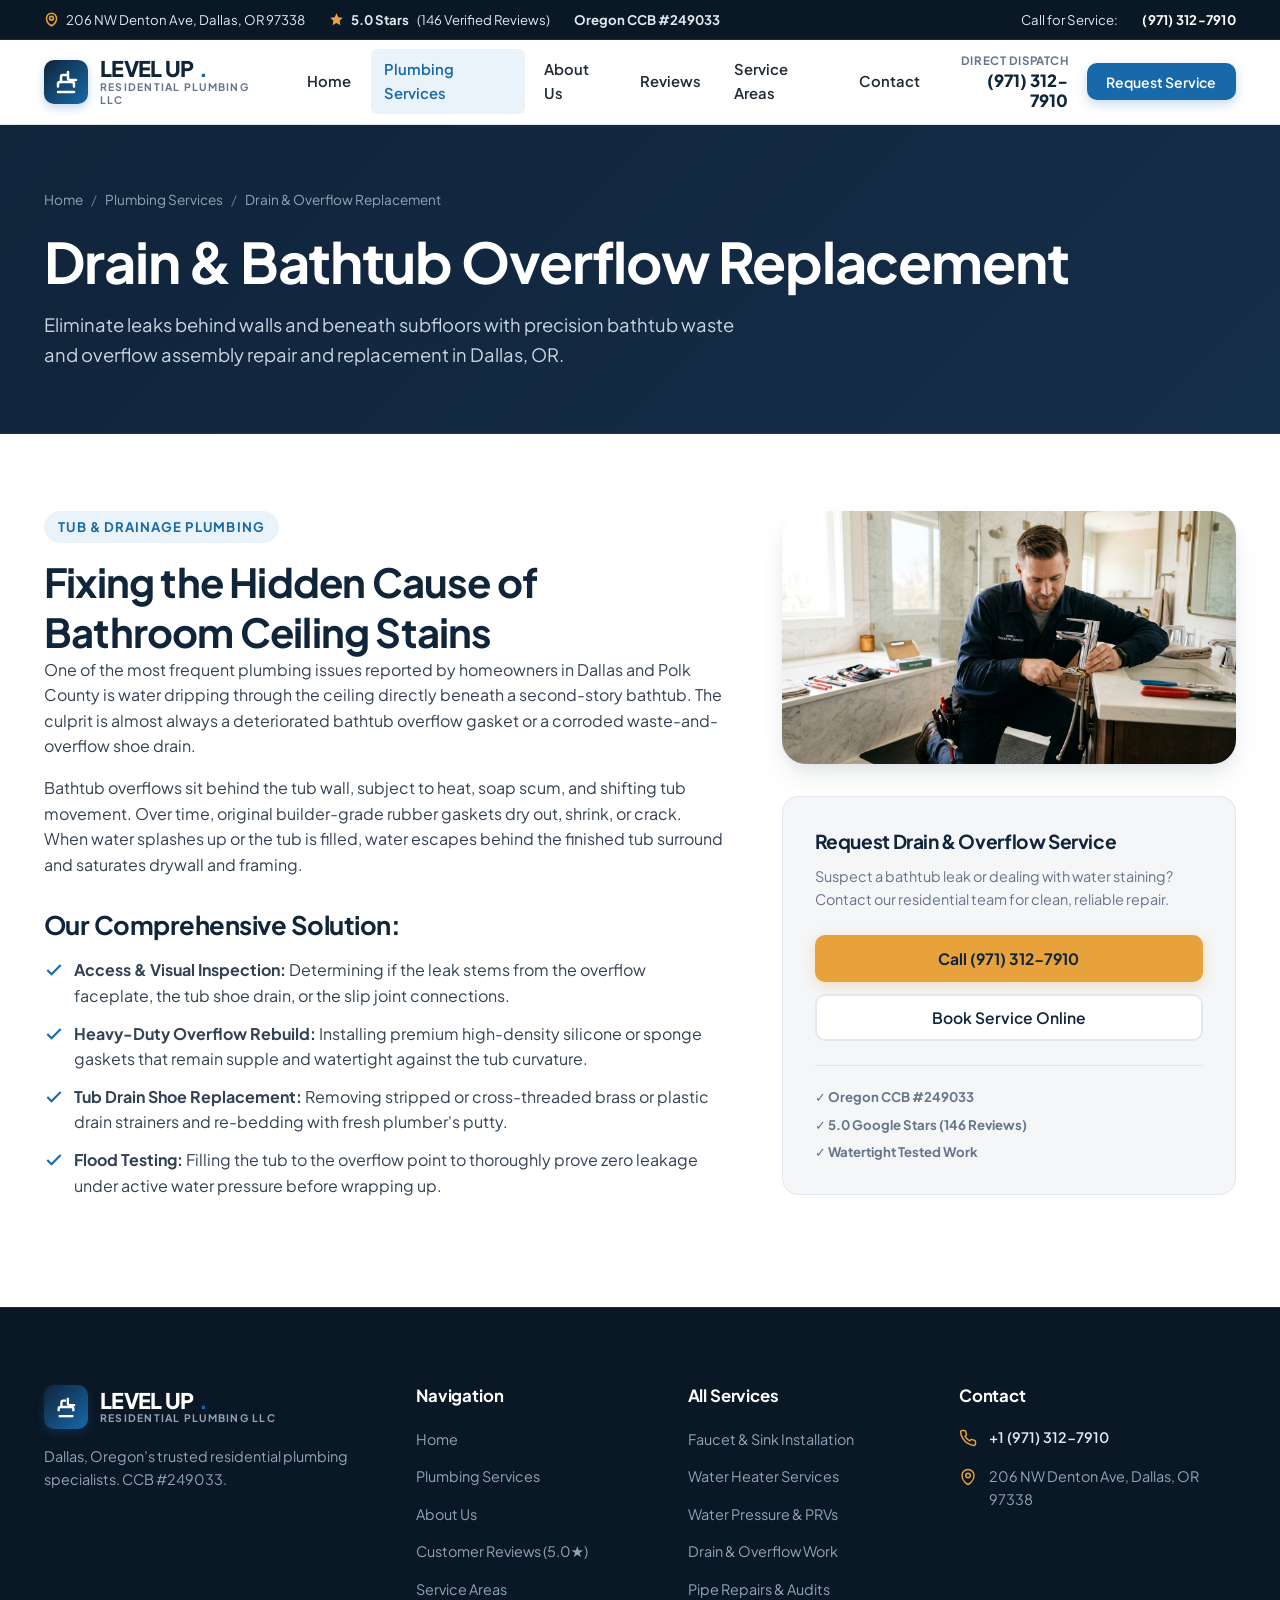
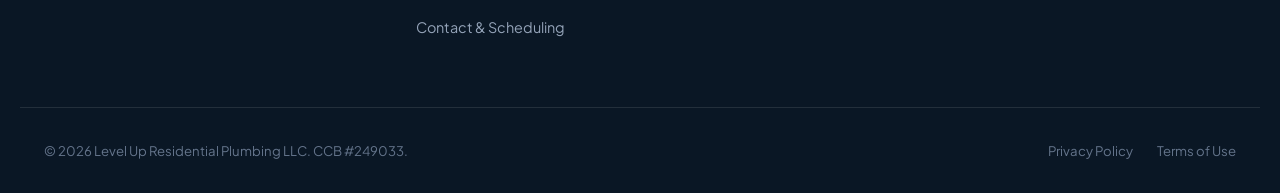
<file: services/drain-overflow-replacement.html>
<!DOCTYPE html>
<html lang="en-US">
<head>
  <meta charset="UTF-8">
  <meta name="viewport" content="width=device-width, initial-scale=1.0">
  <title>Bathtub Drain & Overflow Replacement in Dallas, OR | Level Up Plumbing</title>
  <meta name="description" content="Bathtub drain and overflow replacement and leak repair in Dallas, OR. Prevent ceiling water damage with expert plumbing from Level Up Plumbing. CCB #249033.">
  <link rel="canonical" href="https://www.lvlupplumbing.com/services/drain-overflow-replacement.html">
  
  <meta property="og:type" content="article">
  <meta property="og:title" content="Bathtub Drain & Overflow Replacement in Dallas, OR">
  <meta property="og:description" content="Resolve hidden tub leaks and slow drainage with professional drain and overflow replacement from Level Up Residential Plumbing LLC. CCB #249033.">
  <meta property="og:url" content="https://www.lvlupplumbing.com/services/drain-overflow-replacement.html">
  <meta property="og:image" content="../assets/images/hero-plumber.jpg">

  <link rel="preconnect" href="https://fonts.googleapis.com">
  <link rel="preconnect" href="https://fonts.gstatic.com" crossorigin>
  <link href="https://fonts.googleapis.com/css2?family=Plus+Jakarta+Sans:wght@400;500;600;700;800&display=swap" rel="stylesheet">
  
  <link rel="stylesheet" href="../assets/css/style.css">

  <script type="application/ld+json">
  {
    "@context": "https://schema.org",
    "@type": "Service",
    "name": "Bathtub Drain and Overflow Replacement",
    "provider": {
      "@type": "Plumber",
      "name": "Level Up Residential Plumbing LLC",
      "telephone": "+1-971-312-7910",
      "address": {
        "@type": "PostalAddress",
        "streetAddress": "206 NW Denton Ave",
        "addressLocality": "Dallas",
        "addressRegion": "OR",
        "postalCode": "97338",
        "addressCountry": "US"
      }
    },
    "areaServed": "Dallas, OR and Polk County"
  }
  </script>
</head>
<body>

  <!-- Top Bar -->
  <div class="top-bar">
    <div class="container top-bar-inner">
      <div class="top-bar-left">
        <span class="top-bar-item">
          <svg width="15" height="15" viewBox="0 0 24 24" fill="none" stroke="currentColor" stroke-width="2.5"><path d="M12 22s-8-4.5-8-11.8A8 8 0 0 1 12 2a8 8 0 0 1 8 8.2c0 7.3-8 11.8-8 11.8z"/><circle cx="12" cy="10" r="3"/></svg>
          206 NW Denton Ave, Dallas, OR 97338
        </span>
        <span class="top-bar-item">
          <svg width="15" height="15" viewBox="0 0 24 24" fill="currentColor"><path d="M12 2l3.09 6.26L22 9.27l-5 4.87 1.18 6.88L12 17.77l-6.18 3.25L7 14.14 2 9.27l6.91-1.01L12 2z"/></svg>
          <strong>5.0 Stars</strong> (146 Verified Reviews)
        </span>
        <span class="top-bar-item"><strong>Oregon CCB #249033</strong></span>
      </div>
      <div class="top-bar-right">
        <span class="top-bar-item">Call for Service:</span>
        <a href="tel:+19713127910" class="top-bar-phone">(971) 312-7910</a>
      </div>
    </div>
  </div>

  <!-- Header -->
  <header class="main-header" id="site-header">
    <div class="container header-inner">
      <a href="../index.html" class="brand-logo-wrap" aria-label="Level Up Residential Plumbing LLC Home">
        <div class="brand-icon">
          <svg width="24" height="24" viewBox="0 0 24 24" fill="none" stroke="currentColor" stroke-width="2.5" stroke-linecap="round" stroke-linejoin="round">
            <path d="M14 2v6a2 2 0 0 0 2 2h6"/><path d="M4 16.5V14a2 2 0 0 1 2-2h12a2 2 0 0 1 2 2v2.5"/><path d="M7 12V7a2 2 0 0 1 2-2h3"/><path d="M4 22h16"/>
          </svg>
        </div>
        <div class="brand-text">
          <span class="brand-title">LEVEL UP<span class="accent">.</span></span>
          <span class="brand-subtitle">RESIDENTIAL PLUMBING LLC</span>
        </div>
      </a>

      <nav class="nav-menu" id="primary-navigation" aria-label="Main Navigation">
        <a href="../index.html" class="nav-link">Home</a>
        <a href="../services.html" class="nav-link active">Plumbing Services</a>
        <a href="../about.html" class="nav-link">About Us</a>
        <a href="../reviews.html" class="nav-link">Reviews</a>
        <a href="../service-areas.html" class="nav-link">Service Areas</a>
        <a href="../contact.html" class="nav-link">Contact</a>
      </nav>

      <div class="header-actions">
        <div class="header-phone-box">
          <span class="header-phone-label">Direct Dispatch</span>
          <a href="tel:+19713127910" class="header-phone-number">(971) 312-7910</a>
        </div>
        <a href="../contact.html" class="btn btn-primary btn-sm">Request Service</a>
        
        <button type="button" class="mobile-nav-toggle" aria-expanded="false" aria-controls="primary-navigation" aria-label="Toggle Navigation Menu">
          <svg viewBox="0 0 24 24" fill="none" stroke="currentColor" stroke-width="2.2" stroke-linecap="round" stroke-linejoin="round">
            <line x1="3" y1="12" x2="21" y2="12"></line>
            <line x1="3" y1="6" x2="21" y2="6"></line>
            <line x1="3" y1="18" x2="21" y2="18"></line>
          </svg>
        </button>
      </div>
    </div>
  </header>

  <!-- Subpage Hero -->
  <section class="subpage-hero" aria-label="Breadcrumb and Page Title">
    <div class="container">
      <div class="breadcrumb-list">
        <a href="../index.html">Home</a>
        <span class="breadcrumb-separator">/</span>
        <a href="../services.html">Plumbing Services</a>
        <span class="breadcrumb-separator">/</span>
        <span>Drain & Overflow Replacement</span>
      </div>
      <h1 class="subpage-headline">Drain & Bathtub Overflow Replacement</h1>
      <p class="subpage-desc">
        Eliminate leaks behind walls and beneath subfloors with precision bathtub waste and overflow assembly repair and replacement in Dallas, OR.
      </p>
    </div>
  </section>

  <!-- Main Content -->
  <main class="section-py bg-white" id="main-content">
    <div class="container" style="display:grid;grid-template-columns:1.2fr 0.8fr;gap:3.5rem;align-items:start;">
      <div>
        <div class="section-tag">Tub & Drainage Plumbing</div>
        <h2>Fixing the Hidden Cause of Bathroom Ceiling Stains</h2>
        <p>
          One of the most frequent plumbing issues reported by homeowners in Dallas and Polk County is water dripping through the ceiling directly beneath a second-story bathtub. The culprit is almost always a deteriorated bathtub overflow gasket or a corroded waste-and-overflow shoe drain.
        </p>
        <p>
          Bathtub overflows sit behind the tub wall, subject to heat, soap scum, and shifting tub movement. Over time, original builder-grade rubber gaskets dry out, shrink, or crack. When water splashes up or the tub is filled, water escapes behind the finished tub surround and saturates drywall and framing.
        </p>

        <h3 style="margin-top:2rem;margin-bottom:1rem;">Our Comprehensive Solution:</h3>
        <ul style="display:flex;flex-direction:column;gap:0.75rem;margin-bottom:2rem;">
          <li style="display:flex;align-items:flex-start;gap:0.6rem;">
            <svg width="20" height="20" viewBox="0 0 24 24" fill="none" stroke="currentColor" stroke-width="2.5" style="color:var(--color-accent-blue);flex-shrink:0;margin-top:3px;"><polyline points="20 6 9 17 4 12"/></svg>
            <div><strong>Access & Visual Inspection:</strong> Determining if the leak stems from the overflow faceplate, the tub shoe drain, or the slip joint connections.</div>
          </li>
          <li style="display:flex;align-items:flex-start;gap:0.6rem;">
            <svg width="20" height="20" viewBox="0 0 24 24" fill="none" stroke="currentColor" stroke-width="2.5" style="color:var(--color-accent-blue);flex-shrink:0;margin-top:3px;"><polyline points="20 6 9 17 4 12"/></svg>
            <div><strong>Heavy-Duty Overflow Rebuild:</strong> Installing premium high-density silicone or sponge gaskets that remain supple and watertight against the tub curvature.</div>
          </li>
          <li style="display:flex;align-items:flex-start;gap:0.6rem;">
            <svg width="20" height="20" viewBox="0 0 24 24" fill="none" stroke="currentColor" stroke-width="2.5" style="color:var(--color-accent-blue);flex-shrink:0;margin-top:3px;"><polyline points="20 6 9 17 4 12"/></svg>
            <div><strong>Tub Drain Shoe Replacement:</strong> Removing stripped or cross-threaded brass or plastic drain strainers and re-bedding with fresh plumber's putty.</div>
          </li>
          <li style="display:flex;align-items:flex-start;gap:0.6rem;">
            <svg width="20" height="20" viewBox="0 0 24 24" fill="none" stroke="currentColor" stroke-width="2.5" style="color:var(--color-accent-blue);flex-shrink:0;margin-top:3px;"><polyline points="20 6 9 17 4 12"/></svg>
            <div><strong>Flood Testing:</strong> Filling the tub to the overflow point to thoroughly prove zero leakage under active water pressure before wrapping up.</div>
          </li>
        </ul>
      </div>

      <!-- Sidebar -->
      <div>
        <div style="border-radius:var(--radius-xl);overflow:hidden;box-shadow:var(--shadow-lg);margin-bottom:2rem;">
          <img src="../assets/images/hero-plumber.jpg" alt="Level Up technician inspecting bathtub drain in Dallas home" width="500" height="380" style="width:100%;object-fit:cover;">
        </div>

        <div style="background-color:var(--color-bg-light);border:1px solid var(--color-border);border-radius:var(--radius-lg);padding:2rem;">
          <h3 style="font-size:1.2rem;margin-bottom:0.75rem;">Request Drain & Overflow Service</h3>
          <p style="font-size:0.9rem;color:var(--color-text-muted);margin-bottom:1.5rem;">
            Suspect a bathtub leak or dealing with water staining? Contact our residential team for clean, reliable repair.
          </p>
          <a href="tel:+19713127910" class="btn btn-accent" style="width:100%;margin-bottom:0.75rem;">
            Call (971) 312-7910
          </a>
          <a href="../contact.html?service=drain" class="btn btn-secondary" style="width:100%;">
            Book Service Online
          </a>

          <div style="margin-top:1.5rem;padding-top:1.25rem;border-top:1px solid var(--color-border);font-size:0.825rem;color:var(--color-text-muted);">
            <div style="margin-bottom:0.4rem;">✓ <strong>Oregon CCB #249033</strong></div>
            <div style="margin-bottom:0.4rem;">✓ <strong>5.0 Google Stars (146 Reviews)</strong></div>
            <div>✓ <strong>Watertight Tested Work</strong></div>
          </div>
        </div>
      </div>
    </div>
  </main>

  <!-- Footer -->
  <footer class="main-footer" role="contentinfo">
    <div class="container footer-top-grid">
      <div class="footer-brand">
        <a href="../index.html" class="brand-logo-wrap" style="margin-bottom:0.75rem;">
          <div class="brand-icon">
            <svg width="22" height="22" viewBox="0 0 24 24" fill="none" stroke="currentColor" stroke-width="2.5"><path d="M14 2v6a2 2 0 0 0 2 2h6"/><path d="M4 16.5V14a2 2 0 0 1 2-2h12a2 2 0 0 1 2 2v2.5"/><path d="M7 12V7a2 2 0 0 1 2-2h3"/><path d="M4 22h16"/></svg>
          </div>
          <div class="brand-text">
            <span class="brand-title" style="color:#FFFFFF;">LEVEL UP<span class="accent">.</span></span>
            <span class="brand-subtitle" style="color:#94A3B8;">RESIDENTIAL PLUMBING LLC</span>
          </div>
        </a>
        <p>Dallas, Oregon’s trusted residential plumbing specialists. CCB #249033.</p>
      </div>

      <div>
        <h4 class="footer-title">Navigation</h4>
        <ul class="footer-links">
          <li><a href="../index.html">Home</a></li>
          <li><a href="../services.html">Plumbing Services</a></li>
          <li><a href="../about.html">About Us</a></li>
          <li><a href="../reviews.html">Customer Reviews (5.0★)</a></li>
          <li><a href="../service-areas.html">Service Areas</a></li>
          <li><a href="../contact.html">Contact & Scheduling</a></li>
        </ul>
      </div>

      <div>
        <h4 class="footer-title">All Services</h4>
        <ul class="footer-links">
          <li><a href="faucet-sink-installation.html">Faucet & Sink Installation</a></li>
          <li><a href="water-heater-services.html">Water Heater Services</a></li>
          <li><a href="water-pressure-prv.html">Water Pressure & PRVs</a></li>
          <li><a href="drain-overflow-replacement.html">Drain & Overflow Work</a></li>
          <li><a href="pipe-repair-inspection.html">Pipe Repairs & Audits</a></li>
        </ul>
      </div>

      <div>
        <h4 class="footer-title">Contact</h4>
        <div class="footer-contact-item">
          <svg width="18" height="18" viewBox="0 0 24 24" fill="none" stroke="currentColor" stroke-width="2"><path d="M22 16.92v3a2 2 0 0 1-2.18 2 19.79 19.79 0 0 1-8.63-3.07 19.5 19.5 0 0 1-6-6 19.79 19.79 0 0 1-3.07-8.67A2 2 0 0 1 4.11 2h3a2 2 0 0 1 2 1.72 12.84 12.84 0 0 0 .7 2.81 2 2 0 0 1-.45 2.11L8.09 9.91a16 16 0 0 0 6 6l1.27-1.27a2 2 0 0 1 2.11-.45 12.84 12.84 0 0 0 2.81.7A2 2 0 0 1 22 16.92z"/></svg>
          <a href="tel:+19713127910">+1 (971) 312-7910</a>
        </div>
        <div class="footer-contact-item">
          <svg width="18" height="18" viewBox="0 0 24 24" fill="none" stroke="currentColor" stroke-width="2"><path d="M12 22s-8-4.5-8-11.8A8 8 0 0 1 12 2a8 8 0 0 1 8 8.2c0 7.3-8 11.8-8 11.8z"/><circle cx="12" cy="10" r="3"/></svg>
          <span>206 NW Denton Ave, Dallas, OR 97338</span>
        </div>
      </div>
    </div>

    <div class="container footer-bottom">
      <div>&copy; 2026 Level Up Residential Plumbing LLC. CCB #249033.</div>
      <div class="footer-legal-links">
        <a href="../privacy-policy.html">Privacy Policy</a>
        <a href="../terms-of-use.html">Terms of Use</a>
      </div>
    </div>
  </footer>

  <!-- Mobile Sticky Bar -->
  <div class="mobile-sticky-bar" aria-label="Quick Actions">
    <div class="mobile-sticky-inner">
      <a href="tel:+19713127910" class="btn btn-accent">
        <svg width="16" height="16" viewBox="0 0 24 24" fill="none" stroke="currentColor" stroke-width="2.5"><path d="M22 16.92v3a2 2 0 0 1-2.18 2 19.79 19.79 0 0 1-8.63-3.07 19.5 19.5 0 0 1-6-6 19.79 19.79 0 0 1-3.07-8.67A2 2 0 0 1 4.11 2h3a2 2 0 0 1 2 1.72 12.84 12.84 0 0 0 .7 2.81 2 2 0 0 1-.45 2.11L8.09 9.91a16 16 0 0 0 6 6l1.27-1.27a2 2 0 0 1 2.11-.45 12.84 12.84 0 0 0 2.81.7A2 2 0 0 1 22 16.92z"/></svg>
        Call Now
      </a>
      <a href="../contact.html" class="btn btn-primary">Request Service</a>
    </div>
  </div>

  <script src="../assets/js/main.js"></script>
</body>
</html>
</file>
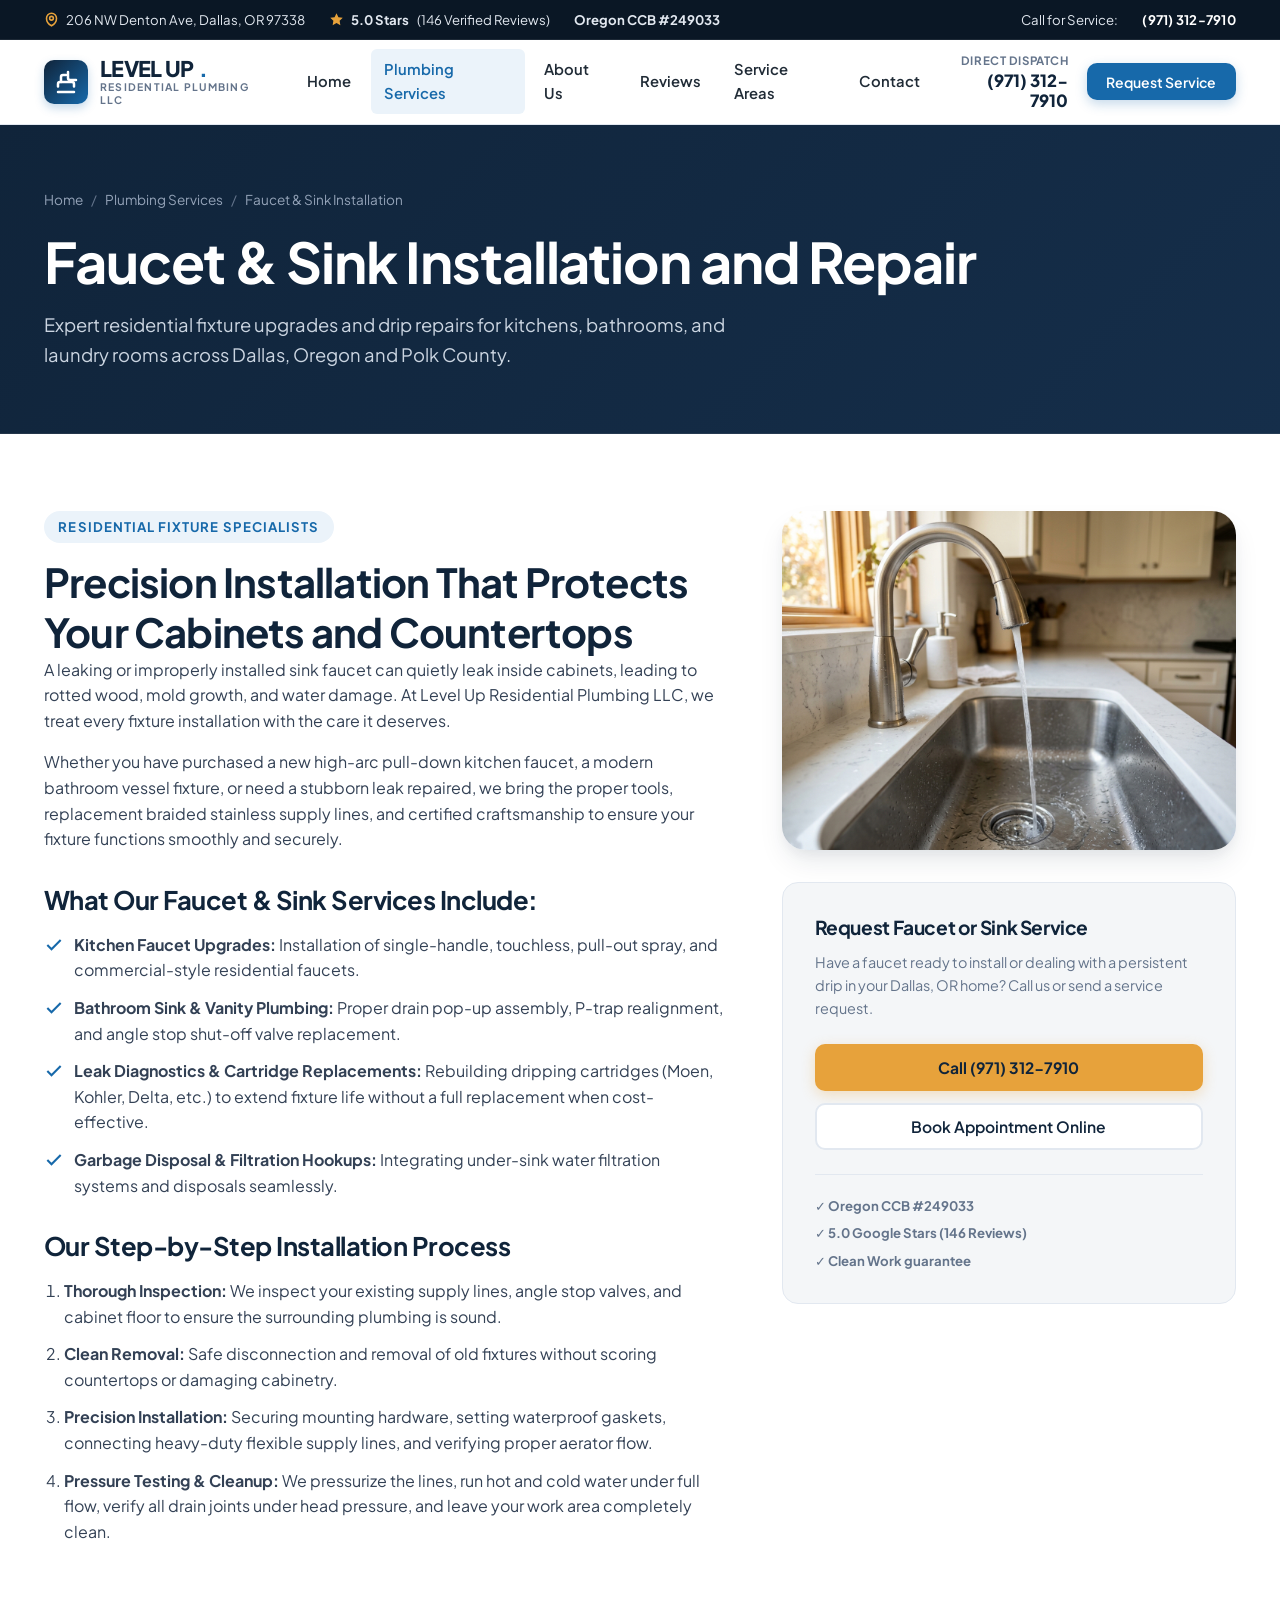
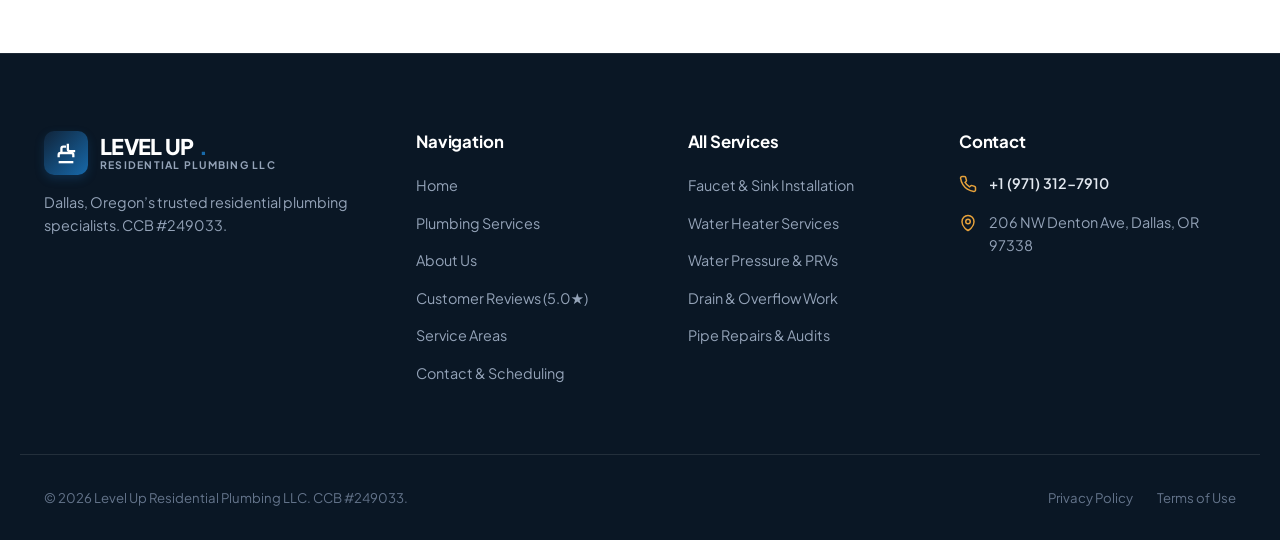
<file: services/faucet-sink-installation.html>
<!DOCTYPE html>
<html lang="en-US">
<head>
  <meta charset="UTF-8">
  <meta name="viewport" content="width=device-width, initial-scale=1.0">
  <title>Faucet & Sink Installation in Dallas, OR | Level Up Plumbing</title>
  <meta name="description" content="Professional kitchen and bathroom faucet and sink installation in Dallas, Oregon. Leak-free fittings, supply lines, and clean craftsmanship. CCB #249033.">
  <link rel="canonical" href="https://www.lvlupplumbing.com/services/faucet-sink-installation.html">
  
  <meta property="og:type" content="article">
  <meta property="og:title" content="Faucet & Sink Installation & Repair in Dallas, Oregon">
  <meta property="og:description" content="Upgrade your kitchen and bathroom fixtures with expert faucet and sink installation from Level Up Residential Plumbing LLC. CCB #249033.">
  <meta property="og:url" content="https://www.lvlupplumbing.com/services/faucet-sink-installation.html">
  <meta property="og:image" content="../assets/images/faucet-sink.jpg">

  <link rel="preconnect" href="https://fonts.googleapis.com">
  <link rel="preconnect" href="https://fonts.gstatic.com" crossorigin>
  <link href="https://fonts.googleapis.com/css2?family=Plus+Jakarta+Sans:wght@400;500;600;700;800&display=swap" rel="stylesheet">
  
  <link rel="stylesheet" href="../assets/css/style.css">

  <script type="application/ld+json">
  {
    "@context": "https://schema.org",
    "@type": "Service",
    "name": "Faucet and Sink Installation & Repair",
    "provider": {
      "@type": "Plumber",
      "name": "Level Up Residential Plumbing LLC",
      "telephone": "+1-971-312-7910",
      "address": {
        "@type": "PostalAddress",
        "streetAddress": "206 NW Denton Ave",
        "addressLocality": "Dallas",
        "addressRegion": "OR",
        "postalCode": "97338",
        "addressCountry": "US"
      }
    },
    "areaServed": "Dallas, OR and Polk County"
  }
  </script>
</head>
<body>

  <!-- Top Bar -->
  <div class="top-bar">
    <div class="container top-bar-inner">
      <div class="top-bar-left">
        <span class="top-bar-item">
          <svg width="15" height="15" viewBox="0 0 24 24" fill="none" stroke="currentColor" stroke-width="2.5"><path d="M12 22s-8-4.5-8-11.8A8 8 0 0 1 12 2a8 8 0 0 1 8 8.2c0 7.3-8 11.8-8 11.8z"/><circle cx="12" cy="10" r="3"/></svg>
          206 NW Denton Ave, Dallas, OR 97338
        </span>
        <span class="top-bar-item">
          <svg width="15" height="15" viewBox="0 0 24 24" fill="currentColor"><path d="M12 2l3.09 6.26L22 9.27l-5 4.87 1.18 6.88L12 17.77l-6.18 3.25L7 14.14 2 9.27l6.91-1.01L12 2z"/></svg>
          <strong>5.0 Stars</strong> (146 Verified Reviews)
        </span>
        <span class="top-bar-item"><strong>Oregon CCB #249033</strong></span>
      </div>
      <div class="top-bar-right">
        <span class="top-bar-item">Call for Service:</span>
        <a href="tel:+19713127910" class="top-bar-phone">(971) 312-7910</a>
      </div>
    </div>
  </div>

  <!-- Header -->
  <header class="main-header" id="site-header">
    <div class="container header-inner">
      <a href="../index.html" class="brand-logo-wrap" aria-label="Level Up Residential Plumbing LLC Home">
        <div class="brand-icon">
          <svg width="24" height="24" viewBox="0 0 24 24" fill="none" stroke="currentColor" stroke-width="2.5" stroke-linecap="round" stroke-linejoin="round">
            <path d="M14 2v6a2 2 0 0 0 2 2h6"/><path d="M4 16.5V14a2 2 0 0 1 2-2h12a2 2 0 0 1 2 2v2.5"/><path d="M7 12V7a2 2 0 0 1 2-2h3"/><path d="M4 22h16"/>
          </svg>
        </div>
        <div class="brand-text">
          <span class="brand-title">LEVEL UP<span class="accent">.</span></span>
          <span class="brand-subtitle">RESIDENTIAL PLUMBING LLC</span>
        </div>
      </a>

      <nav class="nav-menu" id="primary-navigation" aria-label="Main Navigation">
        <a href="../index.html" class="nav-link">Home</a>
        <a href="../services.html" class="nav-link active">Plumbing Services</a>
        <a href="../about.html" class="nav-link">About Us</a>
        <a href="../reviews.html" class="nav-link">Reviews</a>
        <a href="../service-areas.html" class="nav-link">Service Areas</a>
        <a href="../contact.html" class="nav-link">Contact</a>
      </nav>

      <div class="header-actions">
        <div class="header-phone-box">
          <span class="header-phone-label">Direct Dispatch</span>
          <a href="tel:+19713127910" class="header-phone-number">(971) 312-7910</a>
        </div>
        <a href="../contact.html" class="btn btn-primary btn-sm">Request Service</a>
        
        <button type="button" class="mobile-nav-toggle" aria-expanded="false" aria-controls="primary-navigation" aria-label="Toggle Navigation Menu">
          <svg viewBox="0 0 24 24" fill="none" stroke="currentColor" stroke-width="2.2" stroke-linecap="round" stroke-linejoin="round">
            <line x1="3" y1="12" x2="21" y2="12"></line>
            <line x1="3" y1="6" x2="21" y2="6"></line>
            <line x1="3" y1="18" x2="21" y2="18"></line>
          </svg>
        </button>
      </div>
    </div>
  </header>

  <!-- Subpage Hero -->
  <section class="subpage-hero" aria-label="Breadcrumb and Page Title">
    <div class="container">
      <div class="breadcrumb-list">
        <a href="../index.html">Home</a>
        <span class="breadcrumb-separator">/</span>
        <a href="../services.html">Plumbing Services</a>
        <span class="breadcrumb-separator">/</span>
        <span>Faucet & Sink Installation</span>
      </div>
      <h1 class="subpage-headline">Faucet & Sink Installation and Repair</h1>
      <p class="subpage-desc">
        Expert residential fixture upgrades and drip repairs for kitchens, bathrooms, and laundry rooms across Dallas, Oregon and Polk County.
      </p>
    </div>
  </section>

  <!-- Detail Content Section -->
  <main class="section-py bg-white" id="main-content">
    <div class="container" style="display:grid;grid-template-columns:1.2fr 0.8fr;gap:3.5rem;align-items:start;">
      <div>
        <div class="section-tag">Residential Fixture Specialists</div>
        <h2>Precision Installation That Protects Your Cabinets and Countertops</h2>
        <p>
          A leaking or improperly installed sink faucet can quietly leak inside cabinets, leading to rotted wood, mold growth, and water damage. At Level Up Residential Plumbing LLC, we treat every fixture installation with the care it deserves.
        </p>
        <p>
          Whether you have purchased a new high-arc pull-down kitchen faucet, a modern bathroom vessel fixture, or need a stubborn leak repaired, we bring the proper tools, replacement braided stainless supply lines, and certified craftsmanship to ensure your fixture functions smoothly and securely.
        </p>

        <h3 style="margin-top:2rem;margin-bottom:1rem;">What Our Faucet & Sink Services Include:</h3>
        <ul style="display:flex;flex-direction:column;gap:0.75rem;margin-bottom:2rem;">
          <li style="display:flex;align-items:flex-start;gap:0.6rem;">
            <svg width="20" height="20" viewBox="0 0 24 24" fill="none" stroke="currentColor" stroke-width="2.5" style="color:var(--color-accent-blue);flex-shrink:0;margin-top:3px;"><polyline points="20 6 9 17 4 12"/></svg>
            <div><strong>Kitchen Faucet Upgrades:</strong> Installation of single-handle, touchless, pull-out spray, and commercial-style residential faucets.</div>
          </li>
          <li style="display:flex;align-items:flex-start;gap:0.6rem;">
            <svg width="20" height="20" viewBox="0 0 24 24" fill="none" stroke="currentColor" stroke-width="2.5" style="color:var(--color-accent-blue);flex-shrink:0;margin-top:3px;"><polyline points="20 6 9 17 4 12"/></svg>
            <div><strong>Bathroom Sink & Vanity Plumbing:</strong> Proper drain pop-up assembly, P-trap realignment, and angle stop shut-off valve replacement.</div>
          </li>
          <li style="display:flex;align-items:flex-start;gap:0.6rem;">
            <svg width="20" height="20" viewBox="0 0 24 24" fill="none" stroke="currentColor" stroke-width="2.5" style="color:var(--color-accent-blue);flex-shrink:0;margin-top:3px;"><polyline points="20 6 9 17 4 12"/></svg>
            <div><strong>Leak Diagnostics & Cartridge Replacements:</strong> Rebuilding dripping cartridges (Moen, Kohler, Delta, etc.) to extend fixture life without a full replacement when cost-effective.</div>
          </li>
          <li style="display:flex;align-items:flex-start;gap:0.6rem;">
            <svg width="20" height="20" viewBox="0 0 24 24" fill="none" stroke="currentColor" stroke-width="2.5" style="color:var(--color-accent-blue);flex-shrink:0;margin-top:3px;"><polyline points="20 6 9 17 4 12"/></svg>
            <div><strong>Garbage Disposal & Filtration Hookups:</strong> Integrating under-sink water filtration systems and disposals seamlessly.</div>
          </li>
        </ul>

        <h3 style="margin-top:2rem;margin-bottom:1rem;">Our Step-by-Step Installation Process</h3>
        <ol style="list-style:decimal;padding-left:1.25rem;display:flex;flex-direction:column;gap:0.75rem;color:var(--color-text-body);margin-bottom:2rem;">
          <li><strong>Thorough Inspection:</strong> We inspect your existing supply lines, angle stop valves, and cabinet floor to ensure the surrounding plumbing is sound.</li>
          <li><strong>Clean Removal:</strong> Safe disconnection and removal of old fixtures without scoring countertops or damaging cabinetry.</li>
          <li><strong>Precision Installation:</strong> Securing mounting hardware, setting waterproof gaskets, connecting heavy-duty flexible supply lines, and verifying proper aerator flow.</li>
          <li><strong>Pressure Testing & Cleanup:</strong> We pressurize the lines, run hot and cold water under full flow, verify all drain joints under head pressure, and leave your work area completely clean.</li>
        </ol>
      </div>

      <!-- Sidebar -->
      <div>
        <div style="border-radius:var(--radius-xl);overflow:hidden;box-shadow:var(--shadow-lg);margin-bottom:2rem;">
          <img src="../assets/images/faucet-sink.jpg" alt="Brushed nickel faucet installed in Dallas Oregon kitchen" width="500" height="380" style="width:100%;object-fit:cover;">
        </div>

        <div style="background-color:var(--color-bg-light);border:1px solid var(--color-border);border-radius:var(--radius-lg);padding:2rem;">
          <h3 style="font-size:1.2rem;margin-bottom:0.75rem;">Request Faucet or Sink Service</h3>
          <p style="font-size:0.9rem;color:var(--color-text-muted);margin-bottom:1.5rem;">
            Have a faucet ready to install or dealing with a persistent drip in your Dallas, OR home? Call us or send a service request.
          </p>
          <a href="tel:+19713127910" class="btn btn-accent" style="width:100%;margin-bottom:0.75rem;">
            Call (971) 312-7910
          </a>
          <a href="../contact.html?service=faucet" class="btn btn-secondary" style="width:100%;">
            Book Appointment Online
          </a>

          <div style="margin-top:1.5rem;padding-top:1.25rem;border-top:1px solid var(--color-border);font-size:0.825rem;color:var(--color-text-muted);">
            <div style="margin-bottom:0.4rem;">✓ <strong>Oregon CCB #249033</strong></div>
            <div style="margin-bottom:0.4rem;">✓ <strong>5.0 Google Stars (146 Reviews)</strong></div>
            <div>✓ <strong>Clean Work guarantee</strong></div>
          </div>
        </div>
      </div>
    </div>
  </main>

  <!-- Footer -->
  <footer class="main-footer" role="contentinfo">
    <div class="container footer-top-grid">
      <div class="footer-brand">
        <a href="../index.html" class="brand-logo-wrap" style="margin-bottom:0.75rem;">
          <div class="brand-icon">
            <svg width="22" height="22" viewBox="0 0 24 24" fill="none" stroke="currentColor" stroke-width="2.5"><path d="M14 2v6a2 2 0 0 0 2 2h6"/><path d="M4 16.5V14a2 2 0 0 1 2-2h12a2 2 0 0 1 2 2v2.5"/><path d="M7 12V7a2 2 0 0 1 2-2h3"/><path d="M4 22h16"/></svg>
          </div>
          <div class="brand-text">
            <span class="brand-title" style="color:#FFFFFF;">LEVEL UP<span class="accent">.</span></span>
            <span class="brand-subtitle" style="color:#94A3B8;">RESIDENTIAL PLUMBING LLC</span>
          </div>
        </a>
        <p>Dallas, Oregon’s trusted residential plumbing specialists. CCB #249033.</p>
      </div>

      <div>
        <h4 class="footer-title">Navigation</h4>
        <ul class="footer-links">
          <li><a href="../index.html">Home</a></li>
          <li><a href="../services.html">Plumbing Services</a></li>
          <li><a href="../about.html">About Us</a></li>
          <li><a href="../reviews.html">Customer Reviews (5.0★)</a></li>
          <li><a href="../service-areas.html">Service Areas</a></li>
          <li><a href="../contact.html">Contact & Scheduling</a></li>
        </ul>
      </div>

      <div>
        <h4 class="footer-title">All Services</h4>
        <ul class="footer-links">
          <li><a href="faucet-sink-installation.html">Faucet & Sink Installation</a></li>
          <li><a href="water-heater-services.html">Water Heater Services</a></li>
          <li><a href="water-pressure-prv.html">Water Pressure & PRVs</a></li>
          <li><a href="drain-overflow-replacement.html">Drain & Overflow Work</a></li>
          <li><a href="pipe-repair-inspection.html">Pipe Repairs & Audits</a></li>
        </ul>
      </div>

      <div>
        <h4 class="footer-title">Contact</h4>
        <div class="footer-contact-item">
          <svg width="18" height="18" viewBox="0 0 24 24" fill="none" stroke="currentColor" stroke-width="2"><path d="M22 16.92v3a2 2 0 0 1-2.18 2 19.79 19.79 0 0 1-8.63-3.07 19.5 19.5 0 0 1-6-6 19.79 19.79 0 0 1-3.07-8.67A2 2 0 0 1 4.11 2h3a2 2 0 0 1 2 1.72 12.84 12.84 0 0 0 .7 2.81 2 2 0 0 1-.45 2.11L8.09 9.91a16 16 0 0 0 6 6l1.27-1.27a2 2 0 0 1 2.11-.45 12.84 12.84 0 0 0 2.81.7A2 2 0 0 1 22 16.92z"/></svg>
          <a href="tel:+19713127910">+1 (971) 312-7910</a>
        </div>
        <div class="footer-contact-item">
          <svg width="18" height="18" viewBox="0 0 24 24" fill="none" stroke="currentColor" stroke-width="2"><path d="M12 22s-8-4.5-8-11.8A8 8 0 0 1 12 2a8 8 0 0 1 8 8.2c0 7.3-8 11.8-8 11.8z"/><circle cx="12" cy="10" r="3"/></svg>
          <span>206 NW Denton Ave, Dallas, OR 97338</span>
        </div>
      </div>
    </div>

    <div class="container footer-bottom">
      <div>&copy; 2026 Level Up Residential Plumbing LLC. CCB #249033.</div>
      <div class="footer-legal-links">
        <a href="../privacy-policy.html">Privacy Policy</a>
        <a href="../terms-of-use.html">Terms of Use</a>
      </div>
    </div>
  </footer>

  <!-- Mobile Sticky Bar -->
  <div class="mobile-sticky-bar" aria-label="Quick Actions">
    <div class="mobile-sticky-inner">
      <a href="tel:+19713127910" class="btn btn-accent">
        <svg width="16" height="16" viewBox="0 0 24 24" fill="none" stroke="currentColor" stroke-width="2.5"><path d="M22 16.92v3a2 2 0 0 1-2.18 2 19.79 19.79 0 0 1-8.63-3.07 19.5 19.5 0 0 1-6-6 19.79 19.79 0 0 1-3.07-8.67A2 2 0 0 1 4.11 2h3a2 2 0 0 1 2 1.72 12.84 12.84 0 0 0 .7 2.81 2 2 0 0 1-.45 2.11L8.09 9.91a16 16 0 0 0 6 6l1.27-1.27a2 2 0 0 1 2.11-.45 12.84 12.84 0 0 0 2.81.7A2 2 0 0 1 22 16.92z"/></svg>
        Call Now
      </a>
      <a href="../contact.html" class="btn btn-primary">Request Service</a>
    </div>
  </div>

  <script src="../assets/js/main.js"></script>
</body>
</html>
</file>
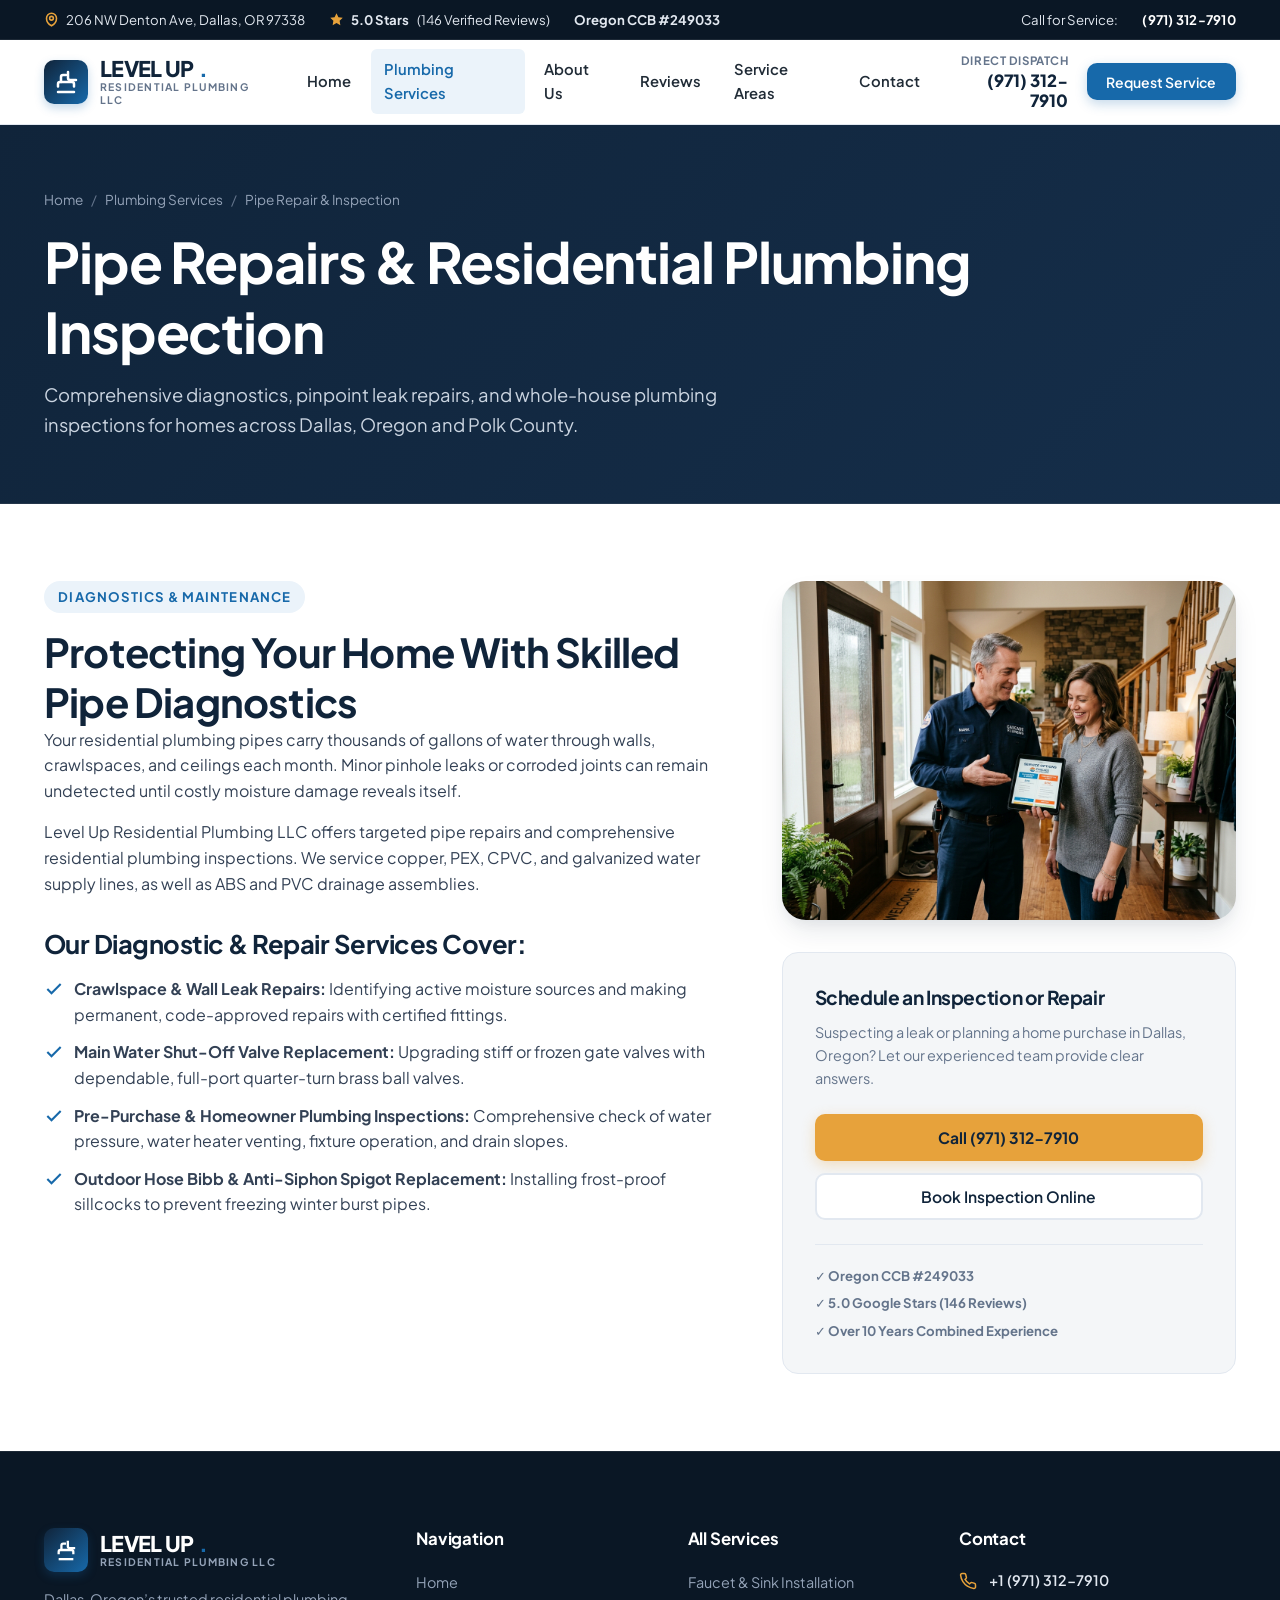
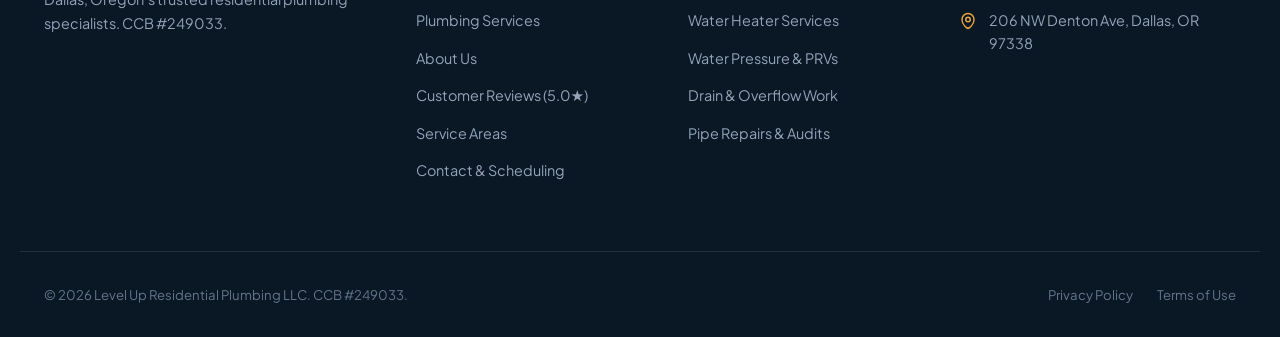
<file: services/pipe-repair-inspection.html>
<!DOCTYPE html>
<html lang="en-US">
<head>
  <meta charset="UTF-8">
  <meta name="viewport" content="width=device-width, initial-scale=1.0">
  <title>Residential Pipe Repair & Plumbing Inspection in Dallas, OR | Level Up Plumbing</title>
  <meta name="description" content="Certified residential pipe leak repair, repiping, and whole-house plumbing inspections in Dallas, OR. CCB #249033. Call (971) 312-7910.">
  <link rel="canonical" href="https://www.lvlupplumbing.com/services/pipe-repair-inspection.html">
  
  <meta property="og:type" content="article">
  <meta property="og:title" content="Pipe Repairs & Plumbing Inspection in Dallas, OR">
  <meta property="og:description" content="Dependable copper, PEX pipe repairs, valve updates, and home plumbing inspections from Level Up Residential Plumbing LLC. CCB #249033.">
  <meta property="og:url" content="https://www.lvlupplumbing.com/services/pipe-repair-inspection.html">
  <meta property="og:image" content="../assets/images/consultation.jpg">

  <link rel="preconnect" href="https://fonts.googleapis.com">
  <link rel="preconnect" href="https://fonts.gstatic.com" crossorigin>
  <link href="https://fonts.googleapis.com/css2?family=Plus+Jakarta+Sans:wght@400;500;600;700;800&display=swap" rel="stylesheet">
  
  <link rel="stylesheet" href="../assets/css/style.css">

  <script type="application/ld+json">
  {
    "@context": "https://schema.org",
    "@type": "Service",
    "name": "Residential Pipe Repair and Plumbing Inspection",
    "provider": {
      "@type": "Plumber",
      "name": "Level Up Residential Plumbing LLC",
      "telephone": "+1-971-312-7910",
      "address": {
        "@type": "PostalAddress",
        "streetAddress": "206 NW Denton Ave",
        "addressLocality": "Dallas",
        "addressRegion": "OR",
        "postalCode": "97338",
        "addressCountry": "US"
      }
    },
    "areaServed": "Dallas, OR and Polk County"
  }
  </script>
</head>
<body>

  <!-- Top Bar -->
  <div class="top-bar">
    <div class="container top-bar-inner">
      <div class="top-bar-left">
        <span class="top-bar-item">
          <svg width="15" height="15" viewBox="0 0 24 24" fill="none" stroke="currentColor" stroke-width="2.5"><path d="M12 22s-8-4.5-8-11.8A8 8 0 0 1 12 2a8 8 0 0 1 8 8.2c0 7.3-8 11.8-8 11.8z"/><circle cx="12" cy="10" r="3"/></svg>
          206 NW Denton Ave, Dallas, OR 97338
        </span>
        <span class="top-bar-item">
          <svg width="15" height="15" viewBox="0 0 24 24" fill="currentColor"><path d="M12 2l3.09 6.26L22 9.27l-5 4.87 1.18 6.88L12 17.77l-6.18 3.25L7 14.14 2 9.27l6.91-1.01L12 2z"/></svg>
          <strong>5.0 Stars</strong> (146 Verified Reviews)
        </span>
        <span class="top-bar-item"><strong>Oregon CCB #249033</strong></span>
      </div>
      <div class="top-bar-right">
        <span class="top-bar-item">Call for Service:</span>
        <a href="tel:+19713127910" class="top-bar-phone">(971) 312-7910</a>
      </div>
    </div>
  </div>

  <!-- Header -->
  <header class="main-header" id="site-header">
    <div class="container header-inner">
      <a href="../index.html" class="brand-logo-wrap" aria-label="Level Up Residential Plumbing LLC Home">
        <div class="brand-icon">
          <svg width="24" height="24" viewBox="0 0 24 24" fill="none" stroke="currentColor" stroke-width="2.5" stroke-linecap="round" stroke-linejoin="round">
            <path d="M14 2v6a2 2 0 0 0 2 2h6"/><path d="M4 16.5V14a2 2 0 0 1 2-2h12a2 2 0 0 1 2 2v2.5"/><path d="M7 12V7a2 2 0 0 1 2-2h3"/><path d="M4 22h16"/>
          </svg>
        </div>
        <div class="brand-text">
          <span class="brand-title">LEVEL UP<span class="accent">.</span></span>
          <span class="brand-subtitle">RESIDENTIAL PLUMBING LLC</span>
        </div>
      </a>

      <nav class="nav-menu" id="primary-navigation" aria-label="Main Navigation">
        <a href="../index.html" class="nav-link">Home</a>
        <a href="../services.html" class="nav-link active">Plumbing Services</a>
        <a href="../about.html" class="nav-link">About Us</a>
        <a href="../reviews.html" class="nav-link">Reviews</a>
        <a href="../service-areas.html" class="nav-link">Service Areas</a>
        <a href="../contact.html" class="nav-link">Contact</a>
      </nav>

      <div class="header-actions">
        <div class="header-phone-box">
          <span class="header-phone-label">Direct Dispatch</span>
          <a href="tel:+19713127910" class="header-phone-number">(971) 312-7910</a>
        </div>
        <a href="../contact.html" class="btn btn-primary btn-sm">Request Service</a>
        
        <button type="button" class="mobile-nav-toggle" aria-expanded="false" aria-controls="primary-navigation" aria-label="Toggle Navigation Menu">
          <svg viewBox="0 0 24 24" fill="none" stroke="currentColor" stroke-width="2.2" stroke-linecap="round" stroke-linejoin="round">
            <line x1="3" y1="12" x2="21" y2="12"></line>
            <line x1="3" y1="6" x2="21" y2="6"></line>
            <line x1="3" y1="18" x2="21" y2="18"></line>
          </svg>
        </button>
      </div>
    </div>
  </header>

  <!-- Subpage Hero -->
  <section class="subpage-hero" aria-label="Breadcrumb and Page Title">
    <div class="container">
      <div class="breadcrumb-list">
        <a href="../index.html">Home</a>
        <span class="breadcrumb-separator">/</span>
        <a href="../services.html">Plumbing Services</a>
        <span class="breadcrumb-separator">/</span>
        <span>Pipe Repair & Inspection</span>
      </div>
      <h1 class="subpage-headline">Pipe Repairs & Residential Plumbing Inspection</h1>
      <p class="subpage-desc">
        Comprehensive diagnostics, pinpoint leak repairs, and whole-house plumbing inspections for homes across Dallas, Oregon and Polk County.
      </p>
    </div>
  </section>

  <!-- Main Content -->
  <main class="section-py bg-white" id="main-content">
    <div class="container" style="display:grid;grid-template-columns:1.2fr 0.8fr;gap:3.5rem;align-items:start;">
      <div>
        <div class="section-tag">Diagnostics & Maintenance</div>
        <h2>Protecting Your Home With Skilled Pipe Diagnostics</h2>
        <p>
          Your residential plumbing pipes carry thousands of gallons of water through walls, crawlspaces, and ceilings each month. Minor pinhole leaks or corroded joints can remain undetected until costly moisture damage reveals itself.
        </p>
        <p>
          Level Up Residential Plumbing LLC offers targeted pipe repairs and comprehensive residential plumbing inspections. We service copper, PEX, CPVC, and galvanized water supply lines, as well as ABS and PVC drainage assemblies.
        </p>

        <h3 style="margin-top:2rem;margin-bottom:1rem;">Our Diagnostic & Repair Services Cover:</h3>
        <ul style="display:flex;flex-direction:column;gap:0.75rem;margin-bottom:2rem;">
          <li style="display:flex;align-items:flex-start;gap:0.6rem;">
            <svg width="20" height="20" viewBox="0 0 24 24" fill="none" stroke="currentColor" stroke-width="2.5" style="color:var(--color-accent-blue);flex-shrink:0;margin-top:3px;"><polyline points="20 6 9 17 4 12"/></svg>
            <div><strong>Crawlspace & Wall Leak Repairs:</strong> Identifying active moisture sources and making permanent, code-approved repairs with certified fittings.</div>
          </li>
          <li style="display:flex;align-items:flex-start;gap:0.6rem;">
            <svg width="20" height="20" viewBox="0 0 24 24" fill="none" stroke="currentColor" stroke-width="2.5" style="color:var(--color-accent-blue);flex-shrink:0;margin-top:3px;"><polyline points="20 6 9 17 4 12"/></svg>
            <div><strong>Main Water Shut-Off Valve Replacement:</strong> Upgrading stiff or frozen gate valves with dependable, full-port quarter-turn brass ball valves.</div>
          </li>
          <li style="display:flex;align-items:flex-start;gap:0.6rem;">
            <svg width="20" height="20" viewBox="0 0 24 24" fill="none" stroke="currentColor" stroke-width="2.5" style="color:var(--color-accent-blue);flex-shrink:0;margin-top:3px;"><polyline points="20 6 9 17 4 12"/></svg>
            <div><strong>Pre-Purchase & Homeowner Plumbing Inspections:</strong> Comprehensive check of water pressure, water heater venting, fixture operation, and drain slopes.</div>
          </li>
          <li style="display:flex;align-items:flex-start;gap:0.6rem;">
            <svg width="20" height="20" viewBox="0 0 24 24" fill="none" stroke="currentColor" stroke-width="2.5" style="color:var(--color-accent-blue);flex-shrink:0;margin-top:3px;"><polyline points="20 6 9 17 4 12"/></svg>
            <div><strong>Outdoor Hose Bibb & Anti-Siphon Spigot Replacement:</strong> Installing frost-proof sillcocks to prevent freezing winter burst pipes.</div>
          </li>
        </ul>
      </div>

      <!-- Sidebar -->
      <div>
        <div style="border-radius:var(--radius-xl);overflow:hidden;box-shadow:var(--shadow-lg);margin-bottom:2rem;">
          <img src="../assets/images/consultation.jpg" alt="Level Up technician discussing residential inspection report" width="500" height="380" style="width:100%;object-fit:cover;">
        </div>

        <div style="background-color:var(--color-bg-light);border:1px solid var(--color-border);border-radius:var(--radius-lg);padding:2rem;">
          <h3 style="font-size:1.2rem;margin-bottom:0.75rem;">Schedule an Inspection or Repair</h3>
          <p style="font-size:0.9rem;color:var(--color-text-muted);margin-bottom:1.5rem;">
            Suspecting a leak or planning a home purchase in Dallas, Oregon? Let our experienced team provide clear answers.
          </p>
          <a href="tel:+19713127910" class="btn btn-accent" style="width:100%;margin-bottom:0.75rem;">
            Call (971) 312-7910
          </a>
          <a href="../contact.html?service=pipe" class="btn btn-secondary" style="width:100%;">
            Book Inspection Online
          </a>

          <div style="margin-top:1.5rem;padding-top:1.25rem;border-top:1px solid var(--color-border);font-size:0.825rem;color:var(--color-text-muted);">
            <div style="margin-bottom:0.4rem;">✓ <strong>Oregon CCB #249033</strong></div>
            <div style="margin-bottom:0.4rem;">✓ <strong>5.0 Google Stars (146 Reviews)</strong></div>
            <div>✓ <strong>Over 10 Years Combined Experience</strong></div>
          </div>
        </div>
      </div>
    </div>
  </main>

  <!-- Footer -->
  <footer class="main-footer" role="contentinfo">
    <div class="container footer-top-grid">
      <div class="footer-brand">
        <a href="../index.html" class="brand-logo-wrap" style="margin-bottom:0.75rem;">
          <div class="brand-icon">
            <svg width="22" height="22" viewBox="0 0 24 24" fill="none" stroke="currentColor" stroke-width="2.5"><path d="M14 2v6a2 2 0 0 0 2 2h6"/><path d="M4 16.5V14a2 2 0 0 1 2-2h12a2 2 0 0 1 2 2v2.5"/><path d="M7 12V7a2 2 0 0 1 2-2h3"/><path d="M4 22h16"/></svg>
          </div>
          <div class="brand-text">
            <span class="brand-title" style="color:#FFFFFF;">LEVEL UP<span class="accent">.</span></span>
            <span class="brand-subtitle" style="color:#94A3B8;">RESIDENTIAL PLUMBING LLC</span>
          </div>
        </a>
        <p>Dallas, Oregon’s trusted residential plumbing specialists. CCB #249033.</p>
      </div>

      <div>
        <h4 class="footer-title">Navigation</h4>
        <ul class="footer-links">
          <li><a href="../index.html">Home</a></li>
          <li><a href="../services.html">Plumbing Services</a></li>
          <li><a href="../about.html">About Us</a></li>
          <li><a href="../reviews.html">Customer Reviews (5.0★)</a></li>
          <li><a href="../service-areas.html">Service Areas</a></li>
          <li><a href="../contact.html">Contact & Scheduling</a></li>
        </ul>
      </div>

      <div>
        <h4 class="footer-title">All Services</h4>
        <ul class="footer-links">
          <li><a href="faucet-sink-installation.html">Faucet & Sink Installation</a></li>
          <li><a href="water-heater-services.html">Water Heater Services</a></li>
          <li><a href="water-pressure-prv.html">Water Pressure & PRVs</a></li>
          <li><a href="drain-overflow-replacement.html">Drain & Overflow Work</a></li>
          <li><a href="pipe-repair-inspection.html">Pipe Repairs & Audits</a></li>
        </ul>
      </div>

      <div>
        <h4 class="footer-title">Contact</h4>
        <div class="footer-contact-item">
          <svg width="18" height="18" viewBox="0 0 24 24" fill="none" stroke="currentColor" stroke-width="2"><path d="M22 16.92v3a2 2 0 0 1-2.18 2 19.79 19.79 0 0 1-8.63-3.07 19.5 19.5 0 0 1-6-6 19.79 19.79 0 0 1-3.07-8.67A2 2 0 0 1 4.11 2h3a2 2 0 0 1 2 1.72 12.84 12.84 0 0 0 .7 2.81 2 2 0 0 1-.45 2.11L8.09 9.91a16 16 0 0 0 6 6l1.27-1.27a2 2 0 0 1 2.11-.45 12.84 12.84 0 0 0 2.81.7A2 2 0 0 1 22 16.92z"/></svg>
          <a href="tel:+19713127910">+1 (971) 312-7910</a>
        </div>
        <div class="footer-contact-item">
          <svg width="18" height="18" viewBox="0 0 24 24" fill="none" stroke="currentColor" stroke-width="2"><path d="M12 22s-8-4.5-8-11.8A8 8 0 0 1 12 2a8 8 0 0 1 8 8.2c0 7.3-8 11.8-8 11.8z"/><circle cx="12" cy="10" r="3"/></svg>
          <span>206 NW Denton Ave, Dallas, OR 97338</span>
        </div>
      </div>
    </div>

    <div class="container footer-bottom">
      <div>&copy; 2026 Level Up Residential Plumbing LLC. CCB #249033.</div>
      <div class="footer-legal-links">
        <a href="../privacy-policy.html">Privacy Policy</a>
        <a href="../terms-of-use.html">Terms of Use</a>
      </div>
    </div>
  </footer>

  <!-- Mobile Sticky Bar -->
  <div class="mobile-sticky-bar" aria-label="Quick Actions">
    <div class="mobile-sticky-inner">
      <a href="tel:+19713127910" class="btn btn-accent">
        <svg width="16" height="16" viewBox="0 0 24 24" fill="none" stroke="currentColor" stroke-width="2.5"><path d="M22 16.92v3a2 2 0 0 1-2.18 2 19.79 19.79 0 0 1-8.63-3.07 19.5 19.5 0 0 1-6-6 19.79 19.79 0 0 1-3.07-8.67A2 2 0 0 1 4.11 2h3a2 2 0 0 1 2 1.72 12.84 12.84 0 0 0 .7 2.81 2 2 0 0 1-.45 2.11L8.09 9.91a16 16 0 0 0 6 6l1.27-1.27a2 2 0 0 1 2.11-.45 12.84 12.84 0 0 0 2.81.7A2 2 0 0 1 22 16.92z"/></svg>
        Call Now
      </a>
      <a href="../contact.html" class="btn btn-primary">Request Service</a>
    </div>
  </div>

  <script src="../assets/js/main.js"></script>
</body>
</html>
</file>
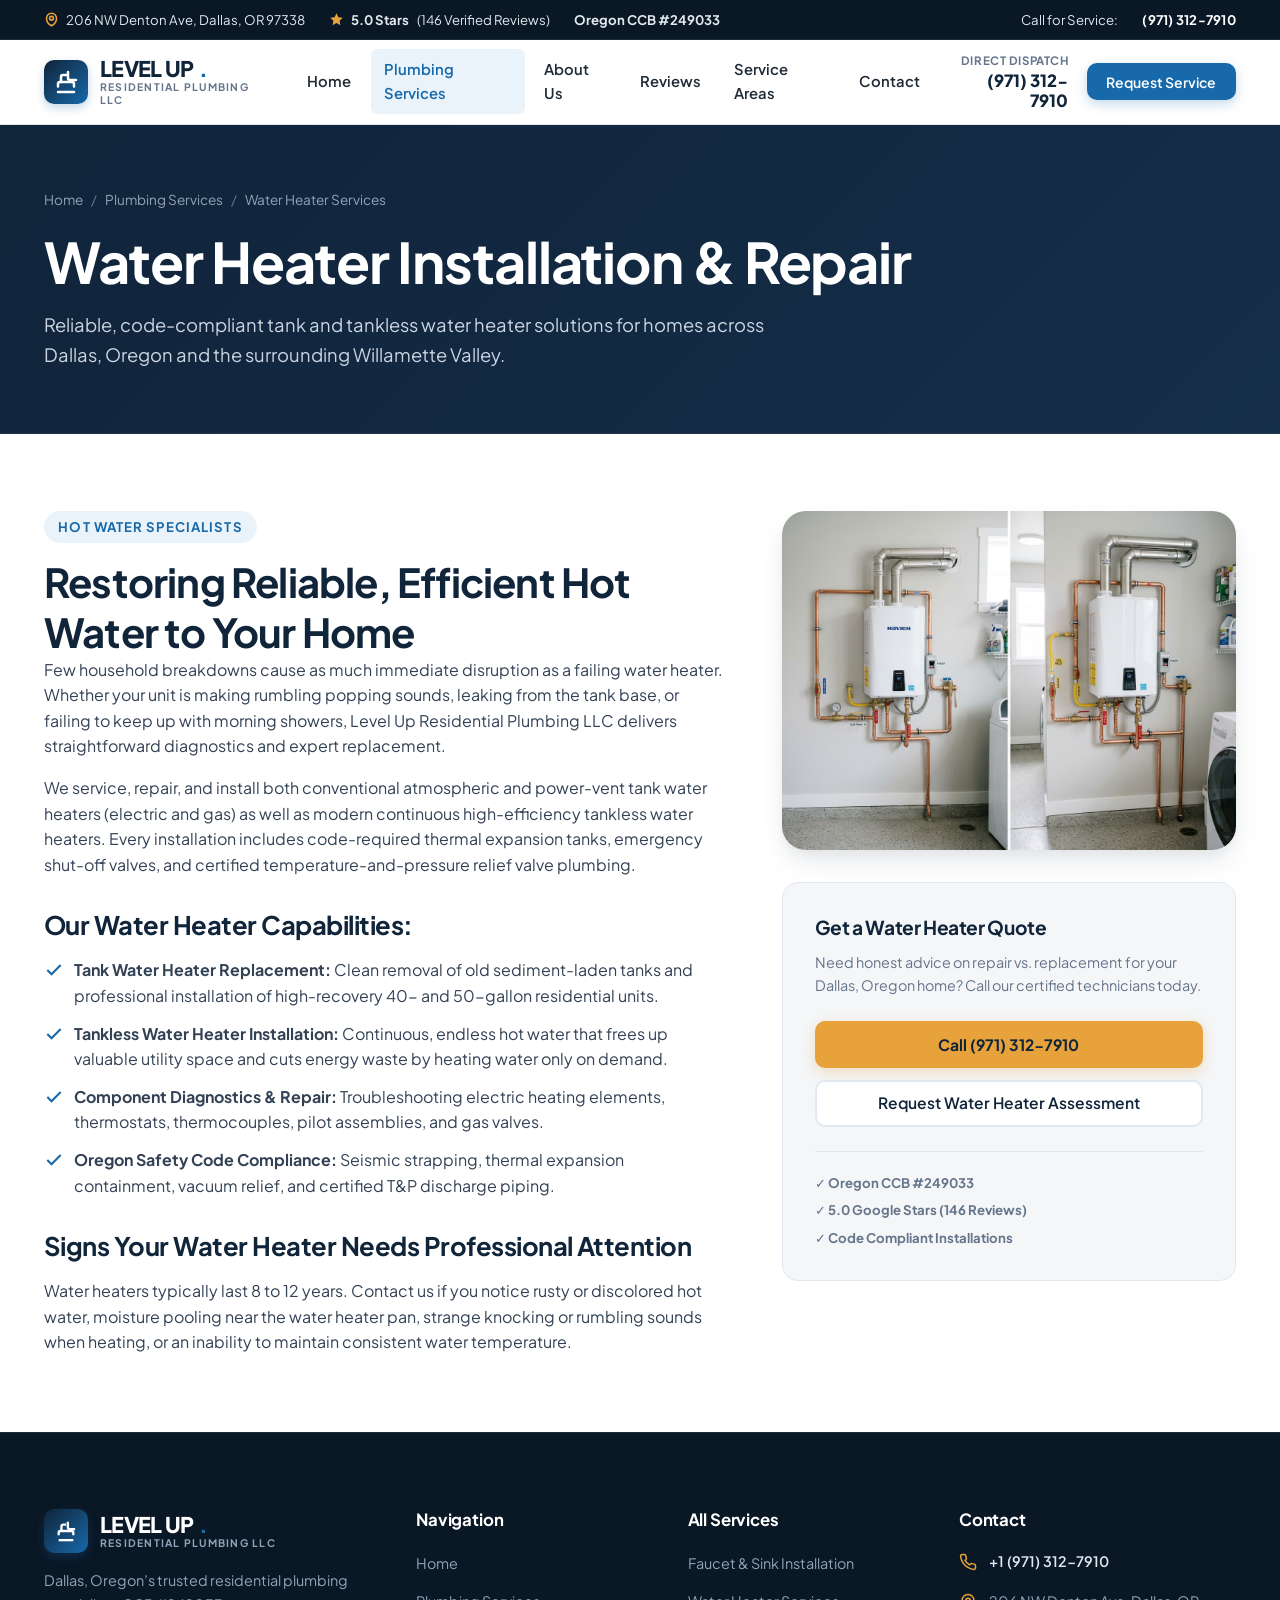
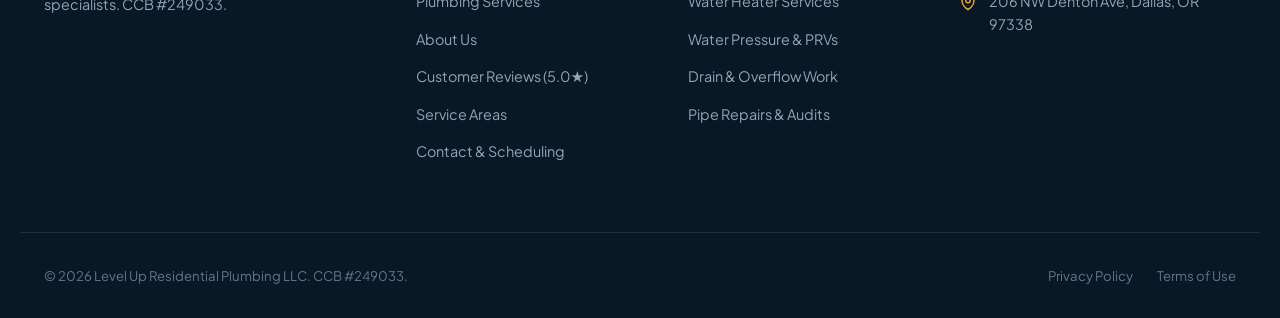
<file: services/water-heater-services.html>
<!DOCTYPE html>
<html lang="en-US">
<head>
  <meta charset="UTF-8">
  <meta name="viewport" content="width=device-width, initial-scale=1.0">
  <title>Water Heater Installation & Repair in Dallas, OR | Level Up Plumbing</title>
  <meta name="description" content="Tank & tankless water heater installation, replacement, and repair services in Dallas, Oregon and Polk County. CCB #249033. Call (971) 312-7910.">
  <link rel="canonical" href="https://www.lvlupplumbing.com/services/water-heater-services.html">
  
  <meta property="og:type" content="article">
  <meta property="og:title" content="Water Heater Services in Dallas, Oregon | Level Up Residential Plumbing LLC">
  <meta property="og:description" content="Dependable hot water solutions. Tank and tankless water heater installations and repairs in Dallas, OR. CCB #249033.">
  <meta property="og:url" content="https://www.lvlupplumbing.com/services/water-heater-services.html">
  <meta property="og:image" content="../assets/images/water-heater.jpg">

  <link rel="preconnect" href="https://fonts.googleapis.com">
  <link rel="preconnect" href="https://fonts.gstatic.com" crossorigin>
  <link href="https://fonts.googleapis.com/css2?family=Plus+Jakarta+Sans:wght@400;500;600;700;800&display=swap" rel="stylesheet">
  
  <link rel="stylesheet" href="../assets/css/style.css">

  <script type="application/ld+json">
  {
    "@context": "https://schema.org",
    "@type": "Service",
    "name": "Water Heater Installation and Repair",
    "provider": {
      "@type": "Plumber",
      "name": "Level Up Residential Plumbing LLC",
      "telephone": "+1-971-312-7910",
      "address": {
        "@type": "PostalAddress",
        "streetAddress": "206 NW Denton Ave",
        "addressLocality": "Dallas",
        "addressRegion": "OR",
        "postalCode": "97338",
        "addressCountry": "US"
      }
    },
    "areaServed": "Dallas, OR and Polk County"
  }
  </script>
</head>
<body>

  <!-- Top Bar -->
  <div class="top-bar">
    <div class="container top-bar-inner">
      <div class="top-bar-left">
        <span class="top-bar-item">
          <svg width="15" height="15" viewBox="0 0 24 24" fill="none" stroke="currentColor" stroke-width="2.5"><path d="M12 22s-8-4.5-8-11.8A8 8 0 0 1 12 2a8 8 0 0 1 8 8.2c0 7.3-8 11.8-8 11.8z"/><circle cx="12" cy="10" r="3"/></svg>
          206 NW Denton Ave, Dallas, OR 97338
        </span>
        <span class="top-bar-item">
          <svg width="15" height="15" viewBox="0 0 24 24" fill="currentColor"><path d="M12 2l3.09 6.26L22 9.27l-5 4.87 1.18 6.88L12 17.77l-6.18 3.25L7 14.14 2 9.27l6.91-1.01L12 2z"/></svg>
          <strong>5.0 Stars</strong> (146 Verified Reviews)
        </span>
        <span class="top-bar-item"><strong>Oregon CCB #249033</strong></span>
      </div>
      <div class="top-bar-right">
        <span class="top-bar-item">Call for Service:</span>
        <a href="tel:+19713127910" class="top-bar-phone">(971) 312-7910</a>
      </div>
    </div>
  </div>

  <!-- Header -->
  <header class="main-header" id="site-header">
    <div class="container header-inner">
      <a href="../index.html" class="brand-logo-wrap" aria-label="Level Up Residential Plumbing LLC Home">
        <div class="brand-icon">
          <svg width="24" height="24" viewBox="0 0 24 24" fill="none" stroke="currentColor" stroke-width="2.5" stroke-linecap="round" stroke-linejoin="round">
            <path d="M14 2v6a2 2 0 0 0 2 2h6"/><path d="M4 16.5V14a2 2 0 0 1 2-2h12a2 2 0 0 1 2 2v2.5"/><path d="M7 12V7a2 2 0 0 1 2-2h3"/><path d="M4 22h16"/>
          </svg>
        </div>
        <div class="brand-text">
          <span class="brand-title">LEVEL UP<span class="accent">.</span></span>
          <span class="brand-subtitle">RESIDENTIAL PLUMBING LLC</span>
        </div>
      </a>

      <nav class="nav-menu" id="primary-navigation" aria-label="Main Navigation">
        <a href="../index.html" class="nav-link">Home</a>
        <a href="../services.html" class="nav-link active">Plumbing Services</a>
        <a href="../about.html" class="nav-link">About Us</a>
        <a href="../reviews.html" class="nav-link">Reviews</a>
        <a href="../service-areas.html" class="nav-link">Service Areas</a>
        <a href="../contact.html" class="nav-link">Contact</a>
      </nav>

      <div class="header-actions">
        <div class="header-phone-box">
          <span class="header-phone-label">Direct Dispatch</span>
          <a href="tel:+19713127910" class="header-phone-number">(971) 312-7910</a>
        </div>
        <a href="../contact.html" class="btn btn-primary btn-sm">Request Service</a>
        
        <button type="button" class="mobile-nav-toggle" aria-expanded="false" aria-controls="primary-navigation" aria-label="Toggle Navigation Menu">
          <svg viewBox="0 0 24 24" fill="none" stroke="currentColor" stroke-width="2.2" stroke-linecap="round" stroke-linejoin="round">
            <line x1="3" y1="12" x2="21" y2="12"></line>
            <line x1="3" y1="6" x2="21" y2="6"></line>
            <line x1="3" y1="18" x2="21" y2="18"></line>
          </svg>
        </button>
      </div>
    </div>
  </header>

  <!-- Subpage Hero -->
  <section class="subpage-hero" aria-label="Breadcrumb and Page Title">
    <div class="container">
      <div class="breadcrumb-list">
        <a href="../index.html">Home</a>
        <span class="breadcrumb-separator">/</span>
        <a href="../services.html">Plumbing Services</a>
        <span class="breadcrumb-separator">/</span>
        <span>Water Heater Services</span>
      </div>
      <h1 class="subpage-headline">Water Heater Installation & Repair</h1>
      <p class="subpage-desc">
        Reliable, code-compliant tank and tankless water heater solutions for homes across Dallas, Oregon and the surrounding Willamette Valley.
      </p>
    </div>
  </section>

  <!-- Detail Content Section -->
  <main class="section-py bg-white" id="main-content">
    <div class="container" style="display:grid;grid-template-columns:1.2fr 0.8fr;gap:3.5rem;align-items:start;">
      <div>
        <div class="section-tag">Hot Water Specialists</div>
        <h2>Restoring Reliable, Efficient Hot Water to Your Home</h2>
        <p>
          Few household breakdowns cause as much immediate disruption as a failing water heater. Whether your unit is making rumbling popping sounds, leaking from the tank base, or failing to keep up with morning showers, Level Up Residential Plumbing LLC delivers straightforward diagnostics and expert replacement.
        </p>
        <p>
          We service, repair, and install both conventional atmospheric and power-vent tank water heaters (electric and gas) as well as modern continuous high-efficiency tankless water heaters. Every installation includes code-required thermal expansion tanks, emergency shut-off valves, and certified temperature-and-pressure relief valve plumbing.
        </p>

        <h3 style="margin-top:2rem;margin-bottom:1rem;">Our Water Heater Capabilities:</h3>
        <ul style="display:flex;flex-direction:column;gap:0.75rem;margin-bottom:2rem;">
          <li style="display:flex;align-items:flex-start;gap:0.6rem;">
            <svg width="20" height="20" viewBox="0 0 24 24" fill="none" stroke="currentColor" stroke-width="2.5" style="color:var(--color-accent-blue);flex-shrink:0;margin-top:3px;"><polyline points="20 6 9 17 4 12"/></svg>
            <div><strong>Tank Water Heater Replacement:</strong> Clean removal of old sediment-laden tanks and professional installation of high-recovery 40- and 50-gallon residential units.</div>
          </li>
          <li style="display:flex;align-items:flex-start;gap:0.6rem;">
            <svg width="20" height="20" viewBox="0 0 24 24" fill="none" stroke="currentColor" stroke-width="2.5" style="color:var(--color-accent-blue);flex-shrink:0;margin-top:3px;"><polyline points="20 6 9 17 4 12"/></svg>
            <div><strong>Tankless Water Heater Installation:</strong> Continuous, endless hot water that frees up valuable utility space and cuts energy waste by heating water only on demand.</div>
          </li>
          <li style="display:flex;align-items:flex-start;gap:0.6rem;">
            <svg width="20" height="20" viewBox="0 0 24 24" fill="none" stroke="currentColor" stroke-width="2.5" style="color:var(--color-accent-blue);flex-shrink:0;margin-top:3px;"><polyline points="20 6 9 17 4 12"/></svg>
            <div><strong>Component Diagnostics & Repair:</strong> Troubleshooting electric heating elements, thermostats, thermocouples, pilot assemblies, and gas valves.</div>
          </li>
          <li style="display:flex;align-items:flex-start;gap:0.6rem;">
            <svg width="20" height="20" viewBox="0 0 24 24" fill="none" stroke="currentColor" stroke-width="2.5" style="color:var(--color-accent-blue);flex-shrink:0;margin-top:3px;"><polyline points="20 6 9 17 4 12"/></svg>
            <div><strong>Oregon Safety Code Compliance:</strong> Seismic strapping, thermal expansion containment, vacuum relief, and certified T&P discharge piping.</div>
          </li>
        </ul>

        <h3 style="margin-top:2rem;margin-bottom:1rem;">Signs Your Water Heater Needs Professional Attention</h3>
        <p>
          Water heaters typically last 8 to 12 years. Contact us if you notice rusty or discolored hot water, moisture pooling near the water heater pan, strange knocking or rumbling sounds when heating, or an inability to maintain consistent water temperature.
        </p>
      </div>

      <!-- Sidebar -->
      <div>
        <div style="border-radius:var(--radius-xl);overflow:hidden;box-shadow:var(--shadow-lg);margin-bottom:2rem;">
          <img src="../assets/images/water-heater.jpg" alt="Tankless water heater installation by Level Up Plumbing" width="500" height="380" style="width:100%;object-fit:cover;">
        </div>

        <div style="background-color:var(--color-bg-light);border:1px solid var(--color-border);border-radius:var(--radius-lg);padding:2rem;">
          <h3 style="font-size:1.2rem;margin-bottom:0.75rem;">Get a Water Heater Quote</h3>
          <p style="font-size:0.9rem;color:var(--color-text-muted);margin-bottom:1.5rem;">
            Need honest advice on repair vs. replacement for your Dallas, Oregon home? Call our certified technicians today.
          </p>
          <a href="tel:+19713127910" class="btn btn-accent" style="width:100%;margin-bottom:0.75rem;">
            Call (971) 312-7910
          </a>
          <a href="../contact.html?service=water-heater" class="btn btn-secondary" style="width:100%;">
            Request Water Heater Assessment
          </a>

          <div style="margin-top:1.5rem;padding-top:1.25rem;border-top:1px solid var(--color-border);font-size:0.825rem;color:var(--color-text-muted);">
            <div style="margin-bottom:0.4rem;">✓ <strong>Oregon CCB #249033</strong></div>
            <div style="margin-bottom:0.4rem;">✓ <strong>5.0 Google Stars (146 Reviews)</strong></div>
            <div>✓ <strong>Code Compliant Installations</strong></div>
          </div>
        </div>
      </div>
    </div>
  </main>

  <!-- Footer -->
  <footer class="main-footer" role="contentinfo">
    <div class="container footer-top-grid">
      <div class="footer-brand">
        <a href="../index.html" class="brand-logo-wrap" style="margin-bottom:0.75rem;">
          <div class="brand-icon">
            <svg width="22" height="22" viewBox="0 0 24 24" fill="none" stroke="currentColor" stroke-width="2.5"><path d="M14 2v6a2 2 0 0 0 2 2h6"/><path d="M4 16.5V14a2 2 0 0 1 2-2h12a2 2 0 0 1 2 2v2.5"/><path d="M7 12V7a2 2 0 0 1 2-2h3"/><path d="M4 22h16"/></svg>
          </div>
          <div class="brand-text">
            <span class="brand-title" style="color:#FFFFFF;">LEVEL UP<span class="accent">.</span></span>
            <span class="brand-subtitle" style="color:#94A3B8;">RESIDENTIAL PLUMBING LLC</span>
          </div>
        </a>
        <p>Dallas, Oregon’s trusted residential plumbing specialists. CCB #249033.</p>
      </div>

      <div>
        <h4 class="footer-title">Navigation</h4>
        <ul class="footer-links">
          <li><a href="../index.html">Home</a></li>
          <li><a href="../services.html">Plumbing Services</a></li>
          <li><a href="../about.html">About Us</a></li>
          <li><a href="../reviews.html">Customer Reviews (5.0★)</a></li>
          <li><a href="../service-areas.html">Service Areas</a></li>
          <li><a href="../contact.html">Contact & Scheduling</a></li>
        </ul>
      </div>

      <div>
        <h4 class="footer-title">All Services</h4>
        <ul class="footer-links">
          <li><a href="faucet-sink-installation.html">Faucet & Sink Installation</a></li>
          <li><a href="water-heater-services.html">Water Heater Services</a></li>
          <li><a href="water-pressure-prv.html">Water Pressure & PRVs</a></li>
          <li><a href="drain-overflow-replacement.html">Drain & Overflow Work</a></li>
          <li><a href="pipe-repair-inspection.html">Pipe Repairs & Audits</a></li>
        </ul>
      </div>

      <div>
        <h4 class="footer-title">Contact</h4>
        <div class="footer-contact-item">
          <svg width="18" height="18" viewBox="0 0 24 24" fill="none" stroke="currentColor" stroke-width="2"><path d="M22 16.92v3a2 2 0 0 1-2.18 2 19.79 19.79 0 0 1-8.63-3.07 19.5 19.5 0 0 1-6-6 19.79 19.79 0 0 1-3.07-8.67A2 2 0 0 1 4.11 2h3a2 2 0 0 1 2 1.72 12.84 12.84 0 0 0 .7 2.81 2 2 0 0 1-.45 2.11L8.09 9.91a16 16 0 0 0 6 6l1.27-1.27a2 2 0 0 1 2.11-.45 12.84 12.84 0 0 0 2.81.7A2 2 0 0 1 22 16.92z"/></svg>
          <a href="tel:+19713127910">+1 (971) 312-7910</a>
        </div>
        <div class="footer-contact-item">
          <svg width="18" height="18" viewBox="0 0 24 24" fill="none" stroke="currentColor" stroke-width="2"><path d="M12 22s-8-4.5-8-11.8A8 8 0 0 1 12 2a8 8 0 0 1 8 8.2c0 7.3-8 11.8-8 11.8z"/><circle cx="12" cy="10" r="3"/></svg>
          <span>206 NW Denton Ave, Dallas, OR 97338</span>
        </div>
      </div>
    </div>

    <div class="container footer-bottom">
      <div>&copy; 2026 Level Up Residential Plumbing LLC. CCB #249033.</div>
      <div class="footer-legal-links">
        <a href="../privacy-policy.html">Privacy Policy</a>
        <a href="../terms-of-use.html">Terms of Use</a>
      </div>
    </div>
  </footer>

  <!-- Mobile Sticky Bar -->
  <div class="mobile-sticky-bar" aria-label="Quick Actions">
    <div class="mobile-sticky-inner">
      <a href="tel:+19713127910" class="btn btn-accent">
        <svg width="16" height="16" viewBox="0 0 24 24" fill="none" stroke="currentColor" stroke-width="2.5"><path d="M22 16.92v3a2 2 0 0 1-2.18 2 19.79 19.79 0 0 1-8.63-3.07 19.5 19.5 0 0 1-6-6 19.79 19.79 0 0 1-3.07-8.67A2 2 0 0 1 4.11 2h3a2 2 0 0 1 2 1.72 12.84 12.84 0 0 0 .7 2.81 2 2 0 0 1-.45 2.11L8.09 9.91a16 16 0 0 0 6 6l1.27-1.27a2 2 0 0 1 2.11-.45 12.84 12.84 0 0 0 2.81.7A2 2 0 0 1 22 16.92z"/></svg>
        Call Now
      </a>
      <a href="../contact.html" class="btn btn-primary">Request Service</a>
    </div>
  </div>

  <script src="../assets/js/main.js"></script>
</body>
</html>
</file>
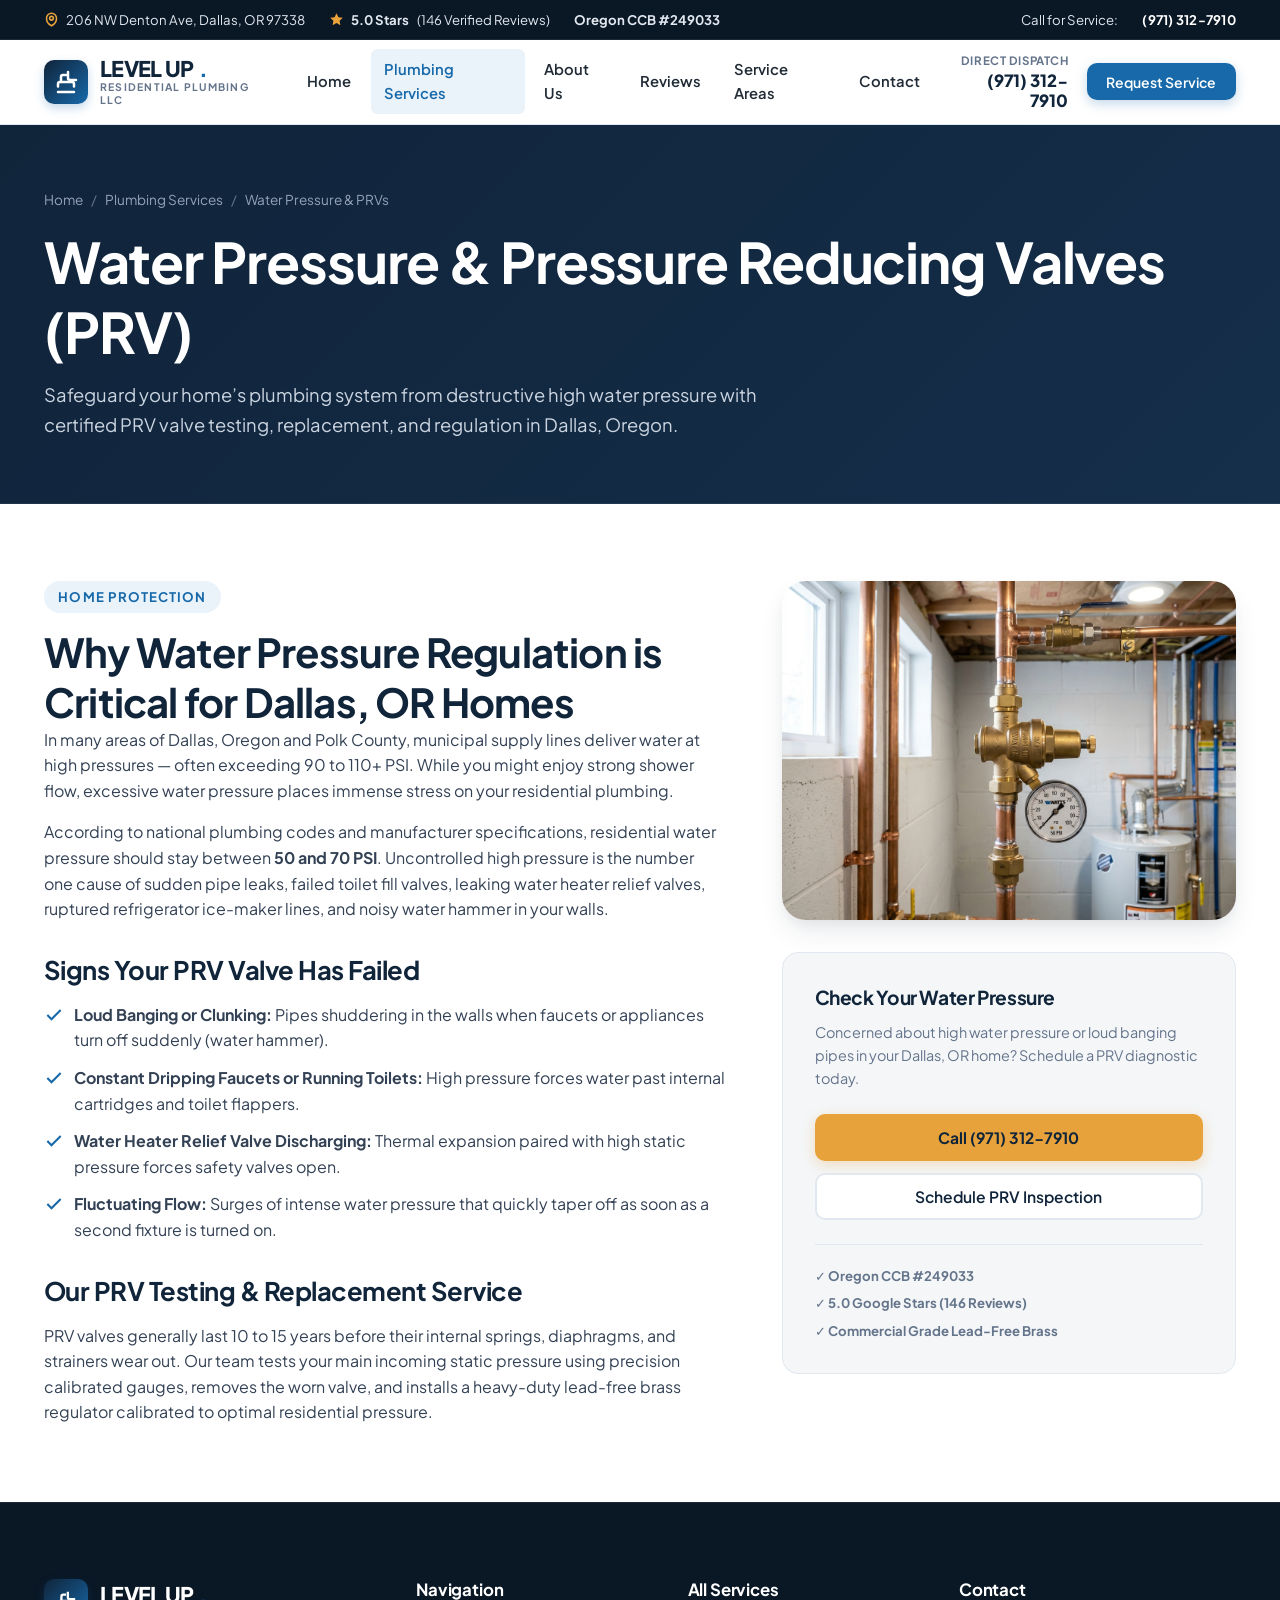
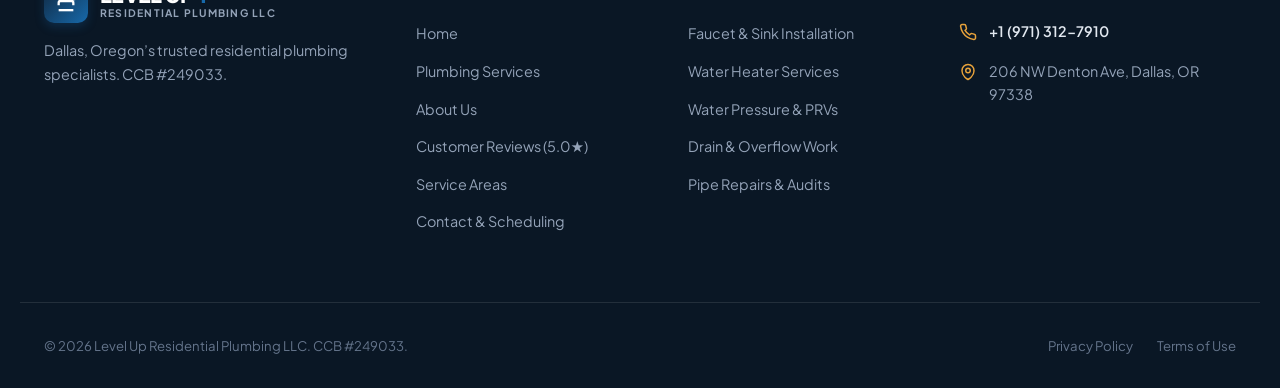
<file: services/water-pressure-prv.html>
<!DOCTYPE html>
<html lang="en-US">
<head>
  <meta charset="UTF-8">
  <meta name="viewport" content="width=device-width, initial-scale=1.0">
  <title>Water Pressure & PRV Valve Services in Dallas, OR | Level Up Plumbing</title>
  <meta name="description" content="Pressure Reducing Valve (PRV) testing, replacement, and water pressure diagnostics in Dallas, OR and Polk County. CCB #249033. Call (971) 312-7910.">
  <link rel="canonical" href="https://www.lvlupplumbing.com/services/water-pressure-prv.html">
  
  <meta property="og:type" content="article">
  <meta property="og:title" content="Water Pressure Issues & PRV Valve Installation in Dallas, OR">
  <meta property="og:description" content="Protect your home's pipes and appliances with Pressure Reducing Valve (PRV) installation from Level Up Residential Plumbing LLC. CCB #249033.">
  <meta property="og:url" content="https://www.lvlupplumbing.com/services/water-pressure-prv.html">
  <meta property="og:image" content="../assets/images/prv-pipe.jpg">

  <link rel="preconnect" href="https://fonts.googleapis.com">
  <link rel="preconnect" href="https://fonts.gstatic.com" crossorigin>
  <link href="https://fonts.googleapis.com/css2?family=Plus+Jakarta+Sans:wght@400;500;600;700;800&display=swap" rel="stylesheet">
  
  <link rel="stylesheet" href="../assets/css/style.css">

  <script type="application/ld+json">
  {
    "@context": "https://schema.org",
    "@type": "Service",
    "name": "Pressure Reducing Valve PRV Installation & Water Pressure Diagnostics",
    "provider": {
      "@type": "Plumber",
      "name": "Level Up Residential Plumbing LLC",
      "telephone": "+1-971-312-7910",
      "address": {
        "@type": "PostalAddress",
        "streetAddress": "206 NW Denton Ave",
        "addressLocality": "Dallas",
        "addressRegion": "OR",
        "postalCode": "97338",
        "addressCountry": "US"
      }
    },
    "areaServed": "Dallas, OR and Polk County"
  }
  </script>
</head>
<body>

  <!-- Top Bar -->
  <div class="top-bar">
    <div class="container top-bar-inner">
      <div class="top-bar-left">
        <span class="top-bar-item">
          <svg width="15" height="15" viewBox="0 0 24 24" fill="none" stroke="currentColor" stroke-width="2.5"><path d="M12 22s-8-4.5-8-11.8A8 8 0 0 1 12 2a8 8 0 0 1 8 8.2c0 7.3-8 11.8-8 11.8z"/><circle cx="12" cy="10" r="3"/></svg>
          206 NW Denton Ave, Dallas, OR 97338
        </span>
        <span class="top-bar-item">
          <svg width="15" height="15" viewBox="0 0 24 24" fill="currentColor"><path d="M12 2l3.09 6.26L22 9.27l-5 4.87 1.18 6.88L12 17.77l-6.18 3.25L7 14.14 2 9.27l6.91-1.01L12 2z"/></svg>
          <strong>5.0 Stars</strong> (146 Verified Reviews)
        </span>
        <span class="top-bar-item"><strong>Oregon CCB #249033</strong></span>
      </div>
      <div class="top-bar-right">
        <span class="top-bar-item">Call for Service:</span>
        <a href="tel:+19713127910" class="top-bar-phone">(971) 312-7910</a>
      </div>
    </div>
  </div>

  <!-- Header -->
  <header class="main-header" id="site-header">
    <div class="container header-inner">
      <a href="../index.html" class="brand-logo-wrap" aria-label="Level Up Residential Plumbing LLC Home">
        <div class="brand-icon">
          <svg width="24" height="24" viewBox="0 0 24 24" fill="none" stroke="currentColor" stroke-width="2.5" stroke-linecap="round" stroke-linejoin="round">
            <path d="M14 2v6a2 2 0 0 0 2 2h6"/><path d="M4 16.5V14a2 2 0 0 1 2-2h12a2 2 0 0 1 2 2v2.5"/><path d="M7 12V7a2 2 0 0 1 2-2h3"/><path d="M4 22h16"/>
          </svg>
        </div>
        <div class="brand-text">
          <span class="brand-title">LEVEL UP<span class="accent">.</span></span>
          <span class="brand-subtitle">RESIDENTIAL PLUMBING LLC</span>
        </div>
      </a>

      <nav class="nav-menu" id="primary-navigation" aria-label="Main Navigation">
        <a href="../index.html" class="nav-link">Home</a>
        <a href="../services.html" class="nav-link active">Plumbing Services</a>
        <a href="../about.html" class="nav-link">About Us</a>
        <a href="../reviews.html" class="nav-link">Reviews</a>
        <a href="../service-areas.html" class="nav-link">Service Areas</a>
        <a href="../contact.html" class="nav-link">Contact</a>
      </nav>

      <div class="header-actions">
        <div class="header-phone-box">
          <span class="header-phone-label">Direct Dispatch</span>
          <a href="tel:+19713127910" class="header-phone-number">(971) 312-7910</a>
        </div>
        <a href="../contact.html" class="btn btn-primary btn-sm">Request Service</a>
        
        <button type="button" class="mobile-nav-toggle" aria-expanded="false" aria-controls="primary-navigation" aria-label="Toggle Navigation Menu">
          <svg viewBox="0 0 24 24" fill="none" stroke="currentColor" stroke-width="2.2" stroke-linecap="round" stroke-linejoin="round">
            <line x1="3" y1="12" x2="21" y2="12"></line>
            <line x1="3" y1="6" x2="21" y2="6"></line>
            <line x1="3" y1="18" x2="21" y2="18"></line>
          </svg>
        </button>
      </div>
    </div>
  </header>

  <!-- Subpage Hero -->
  <section class="subpage-hero" aria-label="Breadcrumb and Page Title">
    <div class="container">
      <div class="breadcrumb-list">
        <a href="../index.html">Home</a>
        <span class="breadcrumb-separator">/</span>
        <a href="../services.html">Plumbing Services</a>
        <span class="breadcrumb-separator">/</span>
        <span>Water Pressure & PRVs</span>
      </div>
      <h1 class="subpage-headline">Water Pressure & Pressure Reducing Valves (PRV)</h1>
      <p class="subpage-desc">
        Safeguard your home’s plumbing system from destructive high water pressure with certified PRV valve testing, replacement, and regulation in Dallas, Oregon.
      </p>
    </div>
  </section>

  <!-- Detail Content Section -->
  <main class="section-py bg-white" id="main-content">
    <div class="container" style="display:grid;grid-template-columns:1.2fr 0.8fr;gap:3.5rem;align-items:start;">
      <div>
        <div class="section-tag">Home Protection</div>
        <h2>Why Water Pressure Regulation is Critical for Dallas, OR Homes</h2>
        <p>
          In many areas of Dallas, Oregon and Polk County, municipal supply lines deliver water at high pressures — often exceeding 90 to 110+ PSI. While you might enjoy strong shower flow, excessive water pressure places immense stress on your residential plumbing.
        </p>
        <p>
          According to national plumbing codes and manufacturer specifications, residential water pressure should stay between <strong>50 and 70 PSI</strong>. Uncontrolled high pressure is the number one cause of sudden pipe leaks, failed toilet fill valves, leaking water heater relief valves, ruptured refrigerator ice-maker lines, and noisy water hammer in your walls.
        </p>

        <h3 style="margin-top:2rem;margin-bottom:1rem;">Signs Your PRV Valve Has Failed</h3>
        <ul style="display:flex;flex-direction:column;gap:0.75rem;margin-bottom:2rem;">
          <li style="display:flex;align-items:flex-start;gap:0.6rem;">
            <svg width="20" height="20" viewBox="0 0 24 24" fill="none" stroke="currentColor" stroke-width="2.5" style="color:var(--color-accent-blue);flex-shrink:0;margin-top:3px;"><polyline points="20 6 9 17 4 12"/></svg>
            <div><strong>Loud Banging or Clunking:</strong> Pipes shuddering in the walls when faucets or appliances turn off suddenly (water hammer).</div>
          </li>
          <li style="display:flex;align-items:flex-start;gap:0.6rem;">
            <svg width="20" height="20" viewBox="0 0 24 24" fill="none" stroke="currentColor" stroke-width="2.5" style="color:var(--color-accent-blue);flex-shrink:0;margin-top:3px;"><polyline points="20 6 9 17 4 12"/></svg>
            <div><strong>Constant Dripping Faucets or Running Toilets:</strong> High pressure forces water past internal cartridges and toilet flappers.</div>
          </li>
          <li style="display:flex;align-items:flex-start;gap:0.6rem;">
            <svg width="20" height="20" viewBox="0 0 24 24" fill="none" stroke="currentColor" stroke-width="2.5" style="color:var(--color-accent-blue);flex-shrink:0;margin-top:3px;"><polyline points="20 6 9 17 4 12"/></svg>
            <div><strong>Water Heater Relief Valve Discharging:</strong> Thermal expansion paired with high static pressure forces safety valves open.</div>
          </li>
          <li style="display:flex;align-items:flex-start;gap:0.6rem;">
            <svg width="20" height="20" viewBox="0 0 24 24" fill="none" stroke="currentColor" stroke-width="2.5" style="color:var(--color-accent-blue);flex-shrink:0;margin-top:3px;"><polyline points="20 6 9 17 4 12"/></svg>
            <div><strong>Fluctuating Flow:</strong> Surges of intense water pressure that quickly taper off as soon as a second fixture is turned on.</div>
          </li>
        </ul>

        <h3 style="margin-top:2rem;margin-bottom:1rem;">Our PRV Testing & Replacement Service</h3>
        <p>
          PRV valves generally last 10 to 15 years before their internal springs, diaphragms, and strainers wear out. Our team tests your main incoming static pressure using precision calibrated gauges, removes the worn valve, and installs a heavy-duty lead-free brass regulator calibrated to optimal residential pressure.
        </p>
      </div>

      <!-- Sidebar -->
      <div>
        <div style="border-radius:var(--radius-xl);overflow:hidden;box-shadow:var(--shadow-lg);margin-bottom:2rem;">
          <img src="../assets/images/prv-pipe.jpg" alt="Brass pressure reducing valve with pressure gauge" width="500" height="380" style="width:100%;object-fit:cover;">
        </div>

        <div style="background-color:var(--color-bg-light);border:1px solid var(--color-border);border-radius:var(--radius-lg);padding:2rem;">
          <h3 style="font-size:1.2rem;margin-bottom:0.75rem;">Check Your Water Pressure</h3>
          <p style="font-size:0.9rem;color:var(--color-text-muted);margin-bottom:1.5rem;">
            Concerned about high water pressure or loud banging pipes in your Dallas, OR home? Schedule a PRV diagnostic today.
          </p>
          <a href="tel:+19713127910" class="btn btn-accent" style="width:100%;margin-bottom:0.75rem;">
            Call (971) 312-7910
          </a>
          <a href="../contact.html?service=prv" class="btn btn-secondary" style="width:100%;">
            Schedule PRV Inspection
          </a>

          <div style="margin-top:1.5rem;padding-top:1.25rem;border-top:1px solid var(--color-border);font-size:0.825rem;color:var(--color-text-muted);">
            <div style="margin-bottom:0.4rem;">✓ <strong>Oregon CCB #249033</strong></div>
            <div style="margin-bottom:0.4rem;">✓ <strong>5.0 Google Stars (146 Reviews)</strong></div>
            <div>✓ <strong>Commercial Grade Lead-Free Brass</strong></div>
          </div>
        </div>
      </div>
    </div>
  </main>

  <!-- Footer -->
  <footer class="main-footer" role="contentinfo">
    <div class="container footer-top-grid">
      <div class="footer-brand">
        <a href="../index.html" class="brand-logo-wrap" style="margin-bottom:0.75rem;">
          <div class="brand-icon">
            <svg width="22" height="22" viewBox="0 0 24 24" fill="none" stroke="currentColor" stroke-width="2.5"><path d="M14 2v6a2 2 0 0 0 2 2h6"/><path d="M4 16.5V14a2 2 0 0 1 2-2h12a2 2 0 0 1 2 2v2.5"/><path d="M7 12V7a2 2 0 0 1 2-2h3"/><path d="M4 22h16"/></svg>
          </div>
          <div class="brand-text">
            <span class="brand-title" style="color:#FFFFFF;">LEVEL UP<span class="accent">.</span></span>
            <span class="brand-subtitle" style="color:#94A3B8;">RESIDENTIAL PLUMBING LLC</span>
          </div>
        </a>
        <p>Dallas, Oregon’s trusted residential plumbing specialists. CCB #249033.</p>
      </div>

      <div>
        <h4 class="footer-title">Navigation</h4>
        <ul class="footer-links">
          <li><a href="../index.html">Home</a></li>
          <li><a href="../services.html">Plumbing Services</a></li>
          <li><a href="../about.html">About Us</a></li>
          <li><a href="../reviews.html">Customer Reviews (5.0★)</a></li>
          <li><a href="../service-areas.html">Service Areas</a></li>
          <li><a href="../contact.html">Contact & Scheduling</a></li>
        </ul>
      </div>

      <div>
        <h4 class="footer-title">All Services</h4>
        <ul class="footer-links">
          <li><a href="faucet-sink-installation.html">Faucet & Sink Installation</a></li>
          <li><a href="water-heater-services.html">Water Heater Services</a></li>
          <li><a href="water-pressure-prv.html">Water Pressure & PRVs</a></li>
          <li><a href="drain-overflow-replacement.html">Drain & Overflow Work</a></li>
          <li><a href="pipe-repair-inspection.html">Pipe Repairs & Audits</a></li>
        </ul>
      </div>

      <div>
        <h4 class="footer-title">Contact</h4>
        <div class="footer-contact-item">
          <svg width="18" height="18" viewBox="0 0 24 24" fill="none" stroke="currentColor" stroke-width="2"><path d="M22 16.92v3a2 2 0 0 1-2.18 2 19.79 19.79 0 0 1-8.63-3.07 19.5 19.5 0 0 1-6-6 19.79 19.79 0 0 1-3.07-8.67A2 2 0 0 1 4.11 2h3a2 2 0 0 1 2 1.72 12.84 12.84 0 0 0 .7 2.81 2 2 0 0 1-.45 2.11L8.09 9.91a16 16 0 0 0 6 6l1.27-1.27a2 2 0 0 1 2.11-.45 12.84 12.84 0 0 0 2.81.7A2 2 0 0 1 22 16.92z"/></svg>
          <a href="tel:+19713127910">+1 (971) 312-7910</a>
        </div>
        <div class="footer-contact-item">
          <svg width="18" height="18" viewBox="0 0 24 24" fill="none" stroke="currentColor" stroke-width="2"><path d="M12 22s-8-4.5-8-11.8A8 8 0 0 1 12 2a8 8 0 0 1 8 8.2c0 7.3-8 11.8-8 11.8z"/><circle cx="12" cy="10" r="3"/></svg>
          <span>206 NW Denton Ave, Dallas, OR 97338</span>
        </div>
      </div>
    </div>

    <div class="container footer-bottom">
      <div>&copy; 2026 Level Up Residential Plumbing LLC. CCB #249033.</div>
      <div class="footer-legal-links">
        <a href="../privacy-policy.html">Privacy Policy</a>
        <a href="../terms-of-use.html">Terms of Use</a>
      </div>
    </div>
  </footer>

  <!-- Mobile Sticky Bar -->
  <div class="mobile-sticky-bar" aria-label="Quick Actions">
    <div class="mobile-sticky-inner">
      <a href="tel:+19713127910" class="btn btn-accent">
        <svg width="16" height="16" viewBox="0 0 24 24" fill="none" stroke="currentColor" stroke-width="2.5"><path d="M22 16.92v3a2 2 0 0 1-2.18 2 19.79 19.79 0 0 1-8.63-3.07 19.5 19.5 0 0 1-6-6 19.79 19.79 0 0 1-3.07-8.67A2 2 0 0 1 4.11 2h3a2 2 0 0 1 2 1.72 12.84 12.84 0 0 0 .7 2.81 2 2 0 0 1-.45 2.11L8.09 9.91a16 16 0 0 0 6 6l1.27-1.27a2 2 0 0 1 2.11-.45 12.84 12.84 0 0 0 2.81.7A2 2 0 0 1 22 16.92z"/></svg>
        Call Now
      </a>
      <a href="../contact.html" class="btn btn-primary">Request Service</a>
    </div>
  </div>

  <script src="../assets/js/main.js"></script>
</body>
</html>
</file>
<file: assets/css/style.css>
/* ==========================================================================
   LEVEL UP RESIDENTIAL PLUMBING LLC - DESIGN SYSTEM & STYLESHEET
   Client: Level Up Residential Plumbing LLC (Dallas, OR 97338)
   CCB License: #249033 | Phone: (971) 312-7910
   ========================================================================== */

/* --------------------------------------------------------------------------
   1. CSS Custom Properties / Design Tokens
   -------------------------------------------------------------------------- */
:root {
  --color-primary-navy: #10243A;
  --color-navy-dark: #0A1725;
  --color-navy-light: #1B3552;
  --color-accent-blue: #1769AA;
  --color-blue-hover: #125488;
  --color-blue-light: #EBF3FA;
  --color-blue-tint: #F0F6FC;
  --color-warm-amber: #E7A23B;
  --color-warm-hover: #D6902A;
  --color-warm-light: #FEF8ED;
  --color-charcoal: #202B36;
  --color-text-body: #334155;
  --color-text-muted: #64748B;
  --color-text-light: #94A3B8;
  --color-bg-light: #F4F6F8;
  --color-bg-subtle: #F8FAFC;
  --color-bg-white: #FFFFFF;
  --color-border: #E2E8F0;
  --color-border-dark: #CBD5E1;
  --color-success: #15803D;
  --color-success-bg: #DCFCE7;
  --color-danger: #DC2626;

  --font-sans: 'Plus Jakarta Sans', -apple-system, BlinkMacSystemFont, 'Segoe UI', Roboto, sans-serif;
  
  --radius-sm: 6px;
  --radius-md: 10px;
  --radius-lg: 16px;
  --radius-xl: 24px;
  --radius-full: 9999px;

  --shadow-xs: 0 1px 2px rgba(16, 36, 58, 0.05);
  --shadow-sm: 0 2px 4px rgba(16, 36, 58, 0.06);
  --shadow-md: 0 6px 16px -2px rgba(16, 36, 58, 0.08), 0 2px 6px -1px rgba(16, 36, 58, 0.04);
  --shadow-lg: 0 14px 28px -4px rgba(16, 36, 58, 0.10), 0 6px 12px -2px rgba(16, 36, 58, 0.05);
  --shadow-xl: 0 24px 44px -6px rgba(16, 36, 58, 0.14), 0 10px 20px -3px rgba(16, 36, 58, 0.06);

  --transition-fast: 0.15s cubic-bezier(0.4, 0, 0.2, 1);
  --transition-normal: 0.25s cubic-bezier(0.4, 0, 0.2, 1);
  --transition-smooth: 0.35s cubic-bezier(0.16, 1, 0.3, 1);

  --container-max: 1240px;
  --header-height: 84px;
}

/* --------------------------------------------------------------------------
   2. Reset & Base Elements
   -------------------------------------------------------------------------- */
*, *::before, *::after {
  box-sizing: border-box;
  margin: 0;
  padding: 0;
}

html {
  font-size: 16px;
  scroll-behavior: smooth;
  -webkit-text-size-adjust: 100%;
}

body {
  font-family: var(--font-sans);
  background-color: var(--color-bg-white);
  color: var(--color-text-body);
  line-height: 1.6;
  font-weight: 400;
  overflow-x: hidden;
  text-rendering: optimizeLegibility;
  -webkit-font-smoothing: antialiased;
}

img, svg, picture {
  display: block;
  max-width: 100%;
  height: auto;
}

a {
  color: var(--color-accent-blue);
  text-decoration: none;
  transition: color var(--transition-fast);
}

a:hover {
  color: var(--color-blue-hover);
}

a:focus-visible, button:focus-visible, input:focus-visible, select:focus-visible, textarea:focus-visible {
  outline: 3px solid var(--color-accent-blue);
  outline-offset: 2px;
}

ul, ol {
  list-style: none;
}

h1, h2, h3, h4, h5, h6 {
  color: var(--color-primary-navy);
  font-weight: 700;
  line-height: 1.25;
  letter-spacing: -0.02em;
}

h1 { font-size: clamp(2.25rem, 4.5vw, 3.5rem); }
h2 { font-size: clamp(1.85rem, 3.2vw, 2.5rem); }
h3 { font-size: clamp(1.25rem, 2vw, 1.6rem); }
h4 { font-size: 1.2rem; }

p {
  margin-bottom: 1rem;
}
p:last-child {
  margin-bottom: 0;
}

/* --------------------------------------------------------------------------
   3. Layout Utilities
   -------------------------------------------------------------------------- */
.container {
  width: 100%;
  max-width: var(--container-max);
  margin-left: auto;
  margin-right: auto;
  padding-left: 1.5rem;
  padding-right: 1.5rem;
}

.section-py {
  padding-top: clamp(3.5rem, 6vw, 6rem);
  padding-bottom: clamp(3.5rem, 6vw, 6rem);
}

.section-py-sm {
  padding-top: clamp(2rem, 4vw, 3.5rem);
  padding-bottom: clamp(2rem, 4vw, 3.5rem);
}

.bg-light {
  background-color: var(--color-bg-light);
}

.bg-subtle {
  background-color: var(--color-bg-subtle);
}

.bg-navy {
  background-color: var(--color-primary-navy);
  color: #E2E8F0;
}

.bg-navy h1, .bg-navy h2, .bg-navy h3, .bg-navy h4 {
  color: #FFFFFF;
}

.text-center { text-align: center; }
.text-left { text-align: left; }

.section-header {
  margin-bottom: clamp(2rem, 4vw, 3.5rem);
}

.section-tag {
  display: inline-flex;
  align-items: center;
  gap: 0.5rem;
  padding: 0.35rem 0.9rem;
  background-color: var(--color-blue-light);
  color: var(--color-accent-blue);
  font-size: 0.825rem;
  font-weight: 700;
  text-transform: uppercase;
  letter-spacing: 0.08em;
  border-radius: var(--radius-full);
  margin-bottom: 0.85rem;
}

.section-tag.tag-amber {
  background-color: var(--color-warm-light);
  color: #B45309;
}

.section-tag.tag-navy {
  background-color: rgba(255, 255, 255, 0.12);
  color: #93C5FD;
}

.section-title {
  margin-bottom: 1rem;
}

.section-subtitle {
  font-size: clamp(1rem, 1.25vw, 1.175rem);
  color: var(--color-text-muted);
  max-width: 680px;
  margin-left: auto;
  margin-right: auto;
}

.bg-navy .section-subtitle {
  color: #94A3B8;
}

/* --------------------------------------------------------------------------
   4. Buttons & CTAs
   -------------------------------------------------------------------------- */
.btn {
  display: inline-flex;
  align-items: center;
  justify-content: center;
  gap: 0.6rem;
  font-family: var(--font-sans);
  font-size: 0.975rem;
  font-weight: 600;
  padding: 0.85rem 1.6rem;
  border-radius: var(--radius-md);
  border: 2px solid transparent;
  cursor: pointer;
  transition: all var(--transition-fast);
  text-decoration: none;
  white-space: nowrap;
  line-height: 1;
}

.btn-primary {
  background-color: var(--color-accent-blue);
  color: #FFFFFF;
  box-shadow: 0 4px 12px rgba(23, 105, 170, 0.25);
}

.btn-primary:hover {
  background-color: var(--color-blue-hover);
  color: #FFFFFF;
  transform: translateY(-2px);
  box-shadow: 0 6px 18px rgba(23, 105, 170, 0.32);
}

.btn-accent {
  background-color: var(--color-warm-amber);
  color: var(--color-primary-navy);
  font-weight: 700;
  box-shadow: 0 4px 14px rgba(231, 162, 59, 0.3);
}

.btn-accent:hover {
  background-color: var(--color-warm-hover);
  color: var(--color-primary-navy);
  transform: translateY(-2px);
  box-shadow: 0 6px 20px rgba(231, 162, 59, 0.4);
}

.btn-secondary {
  background-color: #FFFFFF;
  color: var(--color-primary-navy);
  border-color: var(--color-border);
}

.btn-secondary:hover {
  background-color: var(--color-bg-light);
  border-color: var(--color-border-dark);
  color: var(--color-accent-blue);
  transform: translateY(-2px);
}

.btn-outline-white {
  background-color: transparent;
  color: #FFFFFF;
  border-color: rgba(255, 255, 255, 0.4);
}

.btn-outline-white:hover {
  background-color: rgba(255, 255, 255, 0.12);
  border-color: #FFFFFF;
  color: #FFFFFF;
  transform: translateY(-2px);
}

.btn-lg {
  padding: 1.05rem 2rem;
  font-size: 1.05rem;
}

.btn-sm {
  padding: 0.6rem 1.1rem;
  font-size: 0.875rem;
}

/* --------------------------------------------------------------------------
   5. Top Trust & Emergency Bar
   -------------------------------------------------------------------------- */
.top-bar {
  background-color: var(--color-navy-dark);
  color: #CBD5E1;
  font-size: 0.825rem;
  padding: 0.55rem 0;
  border-bottom: 1px solid rgba(255, 255, 255, 0.08);
}

.top-bar-inner {
  display: flex;
  align-items: center;
  justify-content: space-between;
  gap: 1rem;
  flex-wrap: wrap;
}

.top-bar-left, .top-bar-right {
  display: flex;
  align-items: center;
  gap: 1.5rem;
  flex-wrap: wrap;
}

.top-bar-item {
  display: inline-flex;
  align-items: center;
  gap: 0.45rem;
  color: #E2E8F0;
}

.top-bar-item svg {
  color: var(--color-warm-amber);
  flex-shrink: 0;
}

.top-bar-phone {
  color: #FFFFFF;
  font-weight: 700;
  letter-spacing: 0.02em;
}

.top-bar-phone:hover {
  color: var(--color-warm-amber);
}

/* --------------------------------------------------------------------------
   6. Main Header & Navigation
   -------------------------------------------------------------------------- */
.main-header {
  position: sticky;
  top: 0;
  z-index: 1000;
  background-color: rgba(255, 255, 255, 0.98);
  backdrop-filter: blur(12px);
  -webkit-backdrop-filter: blur(12px);
  border-bottom: 1px solid var(--color-border);
  transition: all var(--transition-normal);
}

.main-header.scrolled {
  box-shadow: var(--shadow-md);
  border-bottom-color: transparent;
}

.header-inner {
  display: flex;
  align-items: center;
  justify-content: space-between;
  height: var(--header-height);
  gap: 1.5rem;
}

/* Brand Logo Treatment */
.brand-logo-wrap {
  display: flex;
  align-items: center;
  gap: 0.75rem;
  text-decoration: none;
}

.brand-icon {
  width: 44px;
  height: 44px;
  background: linear-gradient(135deg, var(--color-primary-navy) 0%, var(--color-accent-blue) 100%);
  border-radius: var(--radius-md);
  display: flex;
  align-items: center;
  justify-content: center;
  color: #FFFFFF;
  box-shadow: 0 4px 10px rgba(23, 105, 170, 0.25);
  flex-shrink: 0;
}

.brand-text {
  display: flex;
  flex-direction: column;
}

.brand-title {
  font-size: 1.35rem;
  font-weight: 800;
  letter-spacing: -0.03em;
  color: var(--color-primary-navy);
  line-height: 1.1;
  display: flex;
  align-items: center;
  gap: 0.3rem;
}

.brand-title span.accent {
  color: var(--color-accent-blue);
}

.brand-subtitle {
  font-size: 0.65rem;
  font-weight: 700;
  letter-spacing: 0.12em;
  text-transform: uppercase;
  color: var(--color-text-muted);
  line-height: 1.2;
}

/* Navigation Links */
.nav-menu {
  display: flex;
  align-items: center;
  gap: 0.35rem;
}

.nav-link {
  font-size: 0.925rem;
  font-weight: 600;
  color: var(--color-charcoal);
  padding: 0.55rem 0.85rem;
  border-radius: var(--radius-sm);
  transition: all var(--transition-fast);
  display: inline-flex;
  align-items: center;
  gap: 0.25rem;
}

.nav-link:hover {
  color: var(--color-accent-blue);
  background-color: var(--color-bg-light);
}

.nav-link.active {
  color: var(--color-accent-blue);
  background-color: var(--color-blue-light);
}

.header-actions {
  display: flex;
  align-items: center;
  gap: 0.85rem;
}

.header-phone-box {
  display: flex;
  flex-direction: column;
  align-items: flex-end;
  text-align: right;
  margin-right: 0.3rem;
}

.header-phone-label {
  font-size: 0.72rem;
  text-transform: uppercase;
  font-weight: 700;
  letter-spacing: 0.05em;
  color: var(--color-text-muted);
}

.header-phone-number {
  font-size: 1.05rem;
  font-weight: 800;
  color: var(--color-primary-navy);
  line-height: 1.2;
}

.header-phone-number:hover {
  color: var(--color-accent-blue);
}

/* Mobile Hamburger Toggle */
.mobile-nav-toggle {
  display: none;
  background: none;
  border: none;
  width: 44px;
  height: 44px;
  border-radius: var(--radius-sm);
  cursor: pointer;
  padding: 10px;
  color: var(--color-primary-navy);
}

.mobile-nav-toggle svg {
  width: 100%;
  height: 100%;
}

/* Mobile Nav Drawer Specific Components - Hidden on Desktop */
.mobile-nav-header,
.mobile-nav-services,
.mobile-nav-contact {
  display: none;
}

/* --------------------------------------------------------------------------
   7. Hero Section
   -------------------------------------------------------------------------- */
.hero-section {
  position: relative;
  background: linear-gradient(180deg, #FFFFFF 0%, var(--color-bg-subtle) 100%);
  padding-top: clamp(2.5rem, 5vw, 4.5rem);
  padding-bottom: clamp(3rem, 6vw, 5.5rem);
  overflow: hidden;
  border-bottom: 1px solid var(--color-border);
}

.hero-grid {
  display: grid;
  grid-template-columns: 1.15fr 0.95fr;
  align-items: center;
  gap: clamp(2rem, 4vw, 4rem);
}

.hero-content {
  max-width: 620px;
}

.hero-pill {
  display: inline-flex;
  align-items: center;
  gap: 0.6rem;
  background-color: var(--color-blue-light);
  border: 1px solid #BFDBFE;
  padding: 0.4rem 0.95rem;
  border-radius: var(--radius-full);
  font-size: 0.85rem;
  font-weight: 700;
  color: var(--color-accent-blue);
  margin-bottom: 1.25rem;
}

.hero-pill-badge {
  background-color: var(--color-accent-blue);
  color: #FFFFFF;
  font-size: 0.7rem;
  padding: 0.15rem 0.5rem;
  border-radius: var(--radius-full);
  text-transform: uppercase;
  letter-spacing: 0.05em;
}

.hero-headline {
  margin-bottom: 1.2rem;
  color: var(--color-primary-navy);
}

.hero-headline span.highlight {
  color: var(--color-accent-blue);
  position: relative;
  display: inline-block;
}

.hero-subheadline {
  font-size: clamp(1.05rem, 1.4vw, 1.22rem);
  color: var(--color-text-body);
  line-height: 1.6;
  margin-bottom: 2rem;
}

.hero-ctas {
  display: flex;
  align-items: center;
  gap: 1rem;
  flex-wrap: wrap;
  margin-bottom: 2.25rem;
}

/* Compact Trust Strip */
.trust-strip {
  display: flex;
  align-items: center;
  gap: 1.75rem;
  padding-top: 1.75rem;
  border-top: 1px solid var(--color-border);
  flex-wrap: wrap;
}

.trust-item {
  display: flex;
  align-items: center;
  gap: 0.65rem;
}

.trust-item-icon {
  width: 36px;
  height: 36px;
  border-radius: var(--radius-full);
  background-color: var(--color-warm-light);
  color: #B45309;
  display: flex;
  align-items: center;
  justify-content: center;
  flex-shrink: 0;
}

.trust-stars {
  display: flex;
  gap: 2px;
  color: #F59E0B;
}

.trust-text-primary {
  font-size: 0.925rem;
  font-weight: 800;
  color: var(--color-primary-navy);
  line-height: 1.2;
}

.trust-text-sub {
  font-size: 0.775rem;
  color: var(--color-text-muted);
  line-height: 1.2;
}

/* Hero Media Column */
.hero-media-wrap {
  position: relative;
}

.hero-image-card {
  position: relative;
  border-radius: var(--radius-xl);
  overflow: hidden;
  box-shadow: var(--shadow-xl);
  border: 4px solid #FFFFFF;
}

.hero-image-card img {
  width: 100%;
  height: 520px;
  object-fit: cover;
  transition: transform 0.5s ease;
}

.hero-image-card:hover img {
  transform: scale(1.02);
}

.hero-floating-card {
  position: absolute;
  background-color: rgba(255, 255, 255, 0.95);
  backdrop-filter: blur(10px);
  -webkit-backdrop-filter: blur(10px);
  padding: 1rem 1.25rem;
  border-radius: var(--radius-lg);
  box-shadow: var(--shadow-lg);
  border: 1px solid rgba(255, 255, 255, 0.8);
  display: flex;
  align-items: center;
  gap: 0.85rem;
}

.hero-floating-card.card-bottom-left {
  bottom: -1.25rem;
  left: -1rem;
}

.hero-floating-card.card-top-right {
  top: 1.5rem;
  right: -1rem;
}

.card-badge-icon {
  width: 44px;
  height: 44px;
  border-radius: var(--radius-md);
  display: flex;
  align-items: center;
  justify-content: center;
  font-weight: 800;
  font-size: 1.2rem;
  flex-shrink: 0;
}

.card-badge-icon.blue {
  background-color: var(--color-blue-light);
  color: var(--color-accent-blue);
}

.card-badge-icon.green {
  background-color: var(--color-success-bg);
  color: var(--color-success);
}

.card-badge-text strong {
  display: block;
  font-size: 0.95rem;
  color: var(--color-primary-navy);
}

.card-badge-text span {
  font-size: 0.775rem;
  color: var(--color-text-muted);
}

/* --------------------------------------------------------------------------
   8. Credentials Bar / Verification Banner
   -------------------------------------------------------------------------- */
.credentials-bar {
  background-color: var(--color-primary-navy);
  color: #FFFFFF;
  padding: 1.5rem 0;
  border-bottom: 1px solid rgba(255, 255, 255, 0.08);
}

.credentials-grid {
  display: grid;
  grid-template-columns: repeat(4, 1fr);
  gap: 1.5rem;
}

.credential-item {
  display: flex;
  align-items: center;
  gap: 1rem;
}

.credential-icon {
  width: 46px;
  height: 46px;
  border-radius: var(--radius-md);
  background-color: rgba(255, 255, 255, 0.1);
  display: flex;
  align-items: center;
  justify-content: center;
  color: var(--color-warm-amber);
  flex-shrink: 0;
}

.credential-title {
  font-size: 0.95rem;
  font-weight: 700;
  color: #FFFFFF;
  line-height: 1.2;
}

.credential-desc {
  font-size: 0.8rem;
  color: #94A3B8;
  line-height: 1.3;
}

/* --------------------------------------------------------------------------
   9. Services Grid & Cards
   -------------------------------------------------------------------------- */
.services-grid {
  display: grid;
  grid-template-columns: repeat(auto-fill, minmax(360px, 1fr));
  gap: 2rem;
}

.service-card {
  background-color: var(--color-bg-white);
  border-radius: var(--radius-lg);
  overflow: hidden;
  border: 1px solid var(--color-border);
  box-shadow: var(--shadow-sm);
  transition: all var(--transition-normal);
  display: flex;
  flex-direction: column;
}

.service-card:hover {
  transform: translateY(-6px);
  box-shadow: var(--shadow-lg);
  border-color: #CBD5E1;
}

.service-card-media {
  position: relative;
  height: 220px;
  overflow: hidden;
  background-color: var(--color-bg-light);
}

.service-card-media img {
  width: 100%;
  height: 100%;
  object-fit: cover;
  transition: transform 0.5s ease;
}

.service-card:hover .service-card-media img {
  transform: scale(1.05);
}

.service-badge {
  position: absolute;
  top: 1rem;
  right: 1rem;
  background-color: rgba(16, 36, 58, 0.85);
  backdrop-filter: blur(6px);
  color: #FFFFFF;
  font-size: 0.75rem;
  font-weight: 700;
  padding: 0.35rem 0.75rem;
  border-radius: var(--radius-full);
}

.service-card-body {
  padding: 1.75rem;
  display: flex;
  flex-direction: column;
  flex-grow: 1;
}

.service-icon-pill {
  width: 44px;
  height: 44px;
  border-radius: var(--radius-md);
  background-color: var(--color-blue-light);
  color: var(--color-accent-blue);
  display: flex;
  align-items: center;
  justify-content: center;
  margin-bottom: 1rem;
}

.service-card-title {
  font-size: 1.3rem;
  margin-bottom: 0.75rem;
}

.service-card-desc {
  font-size: 0.95rem;
  color: var(--color-text-muted);
  line-height: 1.55;
  margin-bottom: 1.5rem;
  flex-grow: 1;
}

.service-card-points {
  margin-bottom: 1.5rem;
  padding-bottom: 1.25rem;
  border-bottom: 1px solid var(--color-border);
}

.service-card-points li {
  display: flex;
  align-items: center;
  gap: 0.5rem;
  font-size: 0.875rem;
  color: var(--color-charcoal);
  margin-bottom: 0.45rem;
}

.service-card-points li svg {
  color: var(--color-accent-blue);
  flex-shrink: 0;
}

.service-card-footer {
  display: flex;
  align-items: center;
  justify-content: space-between;
  gap: 1rem;
  margin-top: auto;
}

.link-learn-more {
  display: inline-flex;
  align-items: center;
  gap: 0.4rem;
  font-weight: 700;
  font-size: 0.925rem;
  color: var(--color-accent-blue);
}

.link-learn-more:hover {
  color: var(--color-blue-hover);
  gap: 0.6rem;
}

/* --------------------------------------------------------------------------
   10. Value Propositions / Why Choose Level Up
   -------------------------------------------------------------------------- */
.values-grid {
  display: grid;
  grid-template-columns: repeat(3, 1fr);
  gap: 2rem;
}

.value-card {
  background-color: #FFFFFF;
  border-radius: var(--radius-lg);
  padding: 2.25rem 2rem;
  border: 1px solid var(--color-border);
  box-shadow: var(--shadow-sm);
  transition: all var(--transition-normal);
  position: relative;
}

.value-card:hover {
  transform: translateY(-4px);
  box-shadow: var(--shadow-md);
  border-color: #BFDBFE;
}

.value-icon-box {
  width: 54px;
  height: 54px;
  border-radius: var(--radius-md);
  background-color: var(--color-blue-light);
  color: var(--color-accent-blue);
  display: flex;
  align-items: center;
  justify-content: center;
  margin-bottom: 1.5rem;
}

.value-card h3 {
  font-size: 1.25rem;
  margin-bottom: 0.75rem;
}

.value-card p {
  font-size: 0.95rem;
  color: var(--color-text-muted);
  line-height: 1.6;
}

/* --------------------------------------------------------------------------
   11. How It Works Section
   -------------------------------------------------------------------------- */
.process-grid {
  display: grid;
  grid-template-columns: repeat(3, 1fr);
  gap: 2.5rem;
  position: relative;
}

.process-step {
  background-color: #FFFFFF;
  border-radius: var(--radius-lg);
  padding: 2.5rem 2rem;
  border: 1px solid var(--color-border);
  box-shadow: var(--shadow-sm);
  position: relative;
  z-index: 2;
  transition: transform var(--transition-normal);
}

.process-step:hover {
  transform: translateY(-4px);
  box-shadow: var(--shadow-md);
}

.process-number {
  position: absolute;
  top: 1.5rem;
  right: 1.75rem;
  font-size: 2.5rem;
  font-weight: 800;
  color: #E2E8F0;
  line-height: 1;
}

.process-icon-wrap {
  width: 52px;
  height: 52px;
  border-radius: var(--radius-md);
  background: linear-gradient(135deg, var(--color-accent-blue) 0%, var(--color-primary-navy) 100%);
  color: #FFFFFF;
  display: flex;
  align-items: center;
  justify-content: center;
  margin-bottom: 1.5rem;
}

.process-step h3 {
  font-size: 1.25rem;
  margin-bottom: 0.75rem;
}

.process-step p {
  color: var(--color-text-muted);
  font-size: 0.95rem;
  line-height: 1.6;
}

/* --------------------------------------------------------------------------
   12. Reviews & Testimonials Section
   -------------------------------------------------------------------------- */
.reviews-summary-card {
  background: linear-gradient(135deg, #10243A 0%, #1A3755 100%);
  color: #FFFFFF;
  border-radius: var(--radius-xl);
  padding: 2.5rem 3rem;
  margin-bottom: 3.5rem;
  display: grid;
  grid-template-columns: 1fr auto;
  align-items: center;
  gap: 2rem;
  box-shadow: var(--shadow-lg);
}

.reviews-summary-left {
  display: flex;
  align-items: center;
  gap: 2.5rem;
  flex-wrap: wrap;
}

.score-display {
  display: flex;
  align-items: baseline;
  gap: 0.5rem;
}

.score-huge {
  font-size: 3.75rem;
  font-weight: 800;
  line-height: 1;
  color: #FFFFFF;
}

.score-details strong {
  display: block;
  font-size: 1.1rem;
  color: #FFFFFF;
}

.score-details span {
  font-size: 0.85rem;
  color: #94A3B8;
}

.reviews-summary-actions {
  display: flex;
  gap: 1rem;
  flex-wrap: wrap;
}

.reviews-grid {
  display: grid;
  grid-template-columns: repeat(3, 1fr);
  gap: 2rem;
}

.review-card {
  background-color: #FFFFFF;
  border-radius: var(--radius-lg);
  padding: 2rem;
  border: 1px solid var(--color-border);
  box-shadow: var(--shadow-sm);
  display: flex;
  flex-direction: column;
  transition: all var(--transition-normal);
}

.review-card:hover {
  transform: translateY(-4px);
  box-shadow: var(--shadow-md);
}

.review-card-header {
  display: flex;
  align-items: center;
  justify-content: space-between;
  margin-bottom: 1.2rem;
}

.review-author-wrap {
  display: flex;
  align-items: center;
  gap: 0.75rem;
}

.author-avatar {
  width: 44px;
  height: 44px;
  border-radius: var(--radius-full);
  background-color: var(--color-blue-light);
  color: var(--color-accent-blue);
  font-weight: 700;
  display: flex;
  align-items: center;
  justify-content: center;
  font-size: 1rem;
}

.author-meta strong {
  display: block;
  font-size: 0.95rem;
  color: var(--color-primary-navy);
}

.author-meta span {
  font-size: 0.775rem;
  color: var(--color-text-muted);
}

.google-icon-small {
  width: 24px;
  height: 24px;
}

.review-quote {
  font-size: 0.95rem;
  color: var(--color-text-body);
  line-height: 1.6;
  margin-bottom: 1.25rem;
  flex-grow: 1;
  font-style: italic;
}

.review-service-tag {
  display: inline-flex;
  align-items: center;
  gap: 0.4rem;
  padding: 0.3rem 0.65rem;
  background-color: var(--color-bg-light);
  border-radius: var(--radius-sm);
  font-size: 0.775rem;
  font-weight: 600;
  color: var(--color-charcoal);
  margin-top: auto;
}

/* --------------------------------------------------------------------------
   13. Service Area & Dallas, OR Section
   -------------------------------------------------------------------------- */
.service-area-wrap {
  display: grid;
  grid-template-columns: 1.05fr 0.95fr;
  gap: 3.5rem;
  align-items: center;
}

.zip-checker-box {
  background-color: #FFFFFF;
  border-radius: var(--radius-lg);
  padding: 2rem;
  border: 1px solid var(--color-border);
  box-shadow: var(--shadow-md);
  margin-top: 2rem;
}

.zip-checker-box h4 {
  margin-bottom: 0.5rem;
}

.zip-checker-box p {
  font-size: 0.9rem;
  color: var(--color-text-muted);
  margin-bottom: 1.25rem;
}

.zip-checker-form {
  display: flex;
  gap: 0.75rem;
}

.zip-input {
  flex-grow: 1;
  padding: 0.75rem 1rem;
  border: 1px solid var(--color-border);
  border-radius: var(--radius-md);
  font-family: var(--font-sans);
  font-size: 16px; /* Prevents auto-zoom on iOS */
  min-height: 48px;
  -webkit-appearance: none;
}

.zip-status-msg {
  margin-top: 0.85rem;
  font-size: 0.875rem;
  font-weight: 600;
  display: none;
}

.zip-status-msg.active {
  display: block;
}

.zip-status-msg.success {
  color: var(--color-success);
}

.zip-status-msg.neutral {
  color: #B45309;
}

.map-container {
  border-radius: var(--radius-xl);
  overflow: hidden;
  box-shadow: var(--shadow-lg);
  border: 4px solid #FFFFFF;
  height: 480px;
  background-color: #E2E8F0;
}

.map-container iframe {
  width: 100%;
  height: 100%;
  border: 0;
}

.area-tags-list {
  display: flex;
  flex-wrap: wrap;
  gap: 0.6rem;
  margin-top: 1.5rem;
}

.area-pill {
  display: inline-flex;
  align-items: center;
  gap: 0.4rem;
  padding: 0.45rem 0.9rem;
  background-color: #FFFFFF;
  border: 1px solid var(--color-border);
  border-radius: var(--radius-full);
  font-size: 0.85rem;
  font-weight: 600;
  color: var(--color-charcoal);
}

.area-pill.primary {
  background-color: var(--color-blue-light);
  border-color: #BFDBFE;
  color: var(--color-accent-blue);
  font-weight: 700;
}

/* --------------------------------------------------------------------------
   14. Interactive Plumbing Cost Estimator Widget
   -------------------------------------------------------------------------- */
.estimator-card {
  background-color: #FFFFFF;
  border-radius: var(--radius-xl);
  border: 1px solid var(--color-border);
  box-shadow: var(--shadow-lg);
  padding: clamp(2rem, 4vw, 3rem);
  margin-bottom: 4rem;
}

.estimator-grid {
  display: grid;
  grid-template-columns: 1.3fr 0.9fr;
  gap: 3rem;
  align-items: start;
}

.estimator-options {
  display: flex;
  flex-direction: column;
  gap: 1.5rem;
}

.calc-group-label {
  display: block;
  font-size: 0.95rem;
  font-weight: 700;
  color: var(--color-primary-navy);
  margin-bottom: 0.75rem;
}

.calc-radio-grid {
  display: grid;
  grid-template-columns: repeat(2, 1fr);
  gap: 0.75rem;
}

.calc-radio-label {
  display: flex;
  align-items: center;
  gap: 0.6rem;
  padding: 0.85rem 1rem;
  background-color: var(--color-bg-light);
  border: 2px solid transparent;
  border-radius: var(--radius-md);
  cursor: pointer;
  font-size: 0.9rem;
  font-weight: 600;
  transition: all var(--transition-fast);
}

.calc-radio-label:hover {
  background-color: #E2E8F0;
}

.calc-radio-label.checked {
  background-color: var(--color-blue-light);
  border-color: var(--color-accent-blue);
  color: var(--color-accent-blue);
}

.estimator-summary-panel {
  background: linear-gradient(135deg, var(--color-bg-light) 0%, #FFFFFF 100%);
  border: 1px solid var(--color-border);
  border-radius: var(--radius-lg);
  padding: 2rem;
  box-shadow: var(--shadow-sm);
}

.estimate-price-box {
  margin: 1.5rem 0;
  padding: 1.25rem;
  background-color: #FFFFFF;
  border-radius: var(--radius-md);
  border: 1px dashed #CBD5E1;
  text-align: center;
}

.estimate-range {
  font-size: 2.2rem;
  font-weight: 800;
  color: var(--color-accent-blue);
  line-height: 1.2;
}

.estimate-note {
  font-size: 0.8rem;
  color: var(--color-text-muted);
  margin-top: 0.5rem;
}

/* --------------------------------------------------------------------------
   15. Contact & Service Request Section / Form
   -------------------------------------------------------------------------- */
.contact-section-grid {
  display: grid;
  grid-template-columns: 0.9fr 1.1fr;
  gap: clamp(2rem, 4vw, 4rem);
  align-items: start;
}

.contact-info-card {
  background-color: #FFFFFF;
  border-radius: var(--radius-xl);
  padding: clamp(2rem, 3.5vw, 3rem);
  border: 1px solid var(--color-border);
  box-shadow: var(--shadow-md);
}

.contact-method {
  display: flex;
  align-items: flex-start;
  gap: 1.1rem;
  margin-bottom: 1.75rem;
}

.contact-method:last-child {
  margin-bottom: 0;
}

.contact-method-icon {
  width: 48px;
  height: 48px;
  border-radius: var(--radius-md);
  background-color: var(--color-blue-light);
  color: var(--color-accent-blue);
  display: flex;
  align-items: center;
  justify-content: center;
  flex-shrink: 0;
}

.contact-method-title {
  font-size: 0.8rem;
  text-transform: uppercase;
  font-weight: 700;
  letter-spacing: 0.05em;
  color: var(--color-text-muted);
  margin-bottom: 0.25rem;
}

.contact-method-content {
  font-size: 1.1rem;
  font-weight: 700;
  color: var(--color-primary-navy);
}

.contact-hours-badge {
  display: inline-flex;
  align-items: center;
  gap: 0.4rem;
  background-color: var(--color-warm-light);
  color: #B45309;
  font-size: 0.8rem;
  font-weight: 700;
  padding: 0.25rem 0.65rem;
  border-radius: var(--radius-sm);
  margin-top: 0.4rem;
}

/* Form Styles */
.service-form-card {
  background-color: #FFFFFF;
  border-radius: var(--radius-xl);
  padding: clamp(2rem, 3.5vw, 3rem);
  border: 1px solid var(--color-border);
  box-shadow: var(--shadow-lg);
}

.form-grid-2 {
  display: grid;
  grid-template-columns: 1fr 1fr;
  gap: 1.25rem;
}

.form-group {
  margin-bottom: 1.25rem;
}

.form-label {
  display: block;
  font-size: 0.875rem;
  font-weight: 700;
  color: var(--color-charcoal);
  margin-bottom: 0.45rem;
}

.form-label span.req {
  color: var(--color-danger);
}

.form-label span.opt {
  font-weight: 400;
  color: var(--color-text-muted);
  font-size: 0.8rem;
}

.form-input, .form-select, .form-textarea {
  width: 100%;
  padding: 0.85rem 1rem;
  font-family: var(--font-sans);
  font-size: 16px; /* Prevents auto-zoom on iOS Safari */
  min-height: 48px; /* Accessible 48px touch target */
  color: var(--color-charcoal);
  background-color: #FFFFFF;
  border: 1.5px solid var(--color-border);
  border-radius: var(--radius-md);
  transition: all var(--transition-fast);
  -webkit-appearance: none;
  appearance: none;
}

.form-input:focus, .form-select:focus, .form-textarea:focus {
  border-color: var(--color-accent-blue);
  box-shadow: 0 0 0 3px rgba(23, 105, 170, 0.15);
  outline: none;
}

.form-input.is-invalid, .form-select.is-invalid, .form-textarea.is-invalid {
  border-color: var(--color-danger);
  background-color: #FEF2F2;
}

.form-field-error {
  font-size: 0.8rem;
  color: var(--color-danger);
  margin-top: 0.35rem;
  display: none;
}

.form-field-error.active {
  display: block;
}

.form-textarea {
  min-height: 120px;
  resize: vertical;
}

.form-note {
  font-size: 0.8rem;
  color: var(--color-text-muted);
  margin-top: 1rem;
  display: flex;
  align-items: center;
  gap: 0.4rem;
}

/* Success Modal / Feedback */
.form-feedback {
  display: none;
  padding: 2.5rem;
  background-color: var(--color-success-bg);
  border: 2px solid #86EFAC;
  border-radius: var(--radius-lg);
  text-align: center;
}

.form-feedback.active {
  display: block;
}

.feedback-icon {
  width: 64px;
  height: 64px;
  background-color: var(--color-success);
  color: #FFFFFF;
  border-radius: var(--radius-full);
  display: flex;
  align-items: center;
  justify-content: center;
  margin: 0 auto 1.5rem auto;
}

/* --------------------------------------------------------------------------
   16. Accessible FAQ Accordions
   -------------------------------------------------------------------------- */
.faq-wrap {
  max-width: 860px;
  margin: 0 auto;
}

.faq-search-box {
  margin-bottom: 2rem;
  position: relative;
}

.faq-search-input {
  width: 100%;
  padding: 0.95rem 1.25rem 0.95rem 3rem;
  border-radius: var(--radius-full);
  border: 1.5px solid var(--color-border);
  font-family: var(--font-sans);
  font-size: 0.95rem;
  box-shadow: var(--shadow-xs);
  transition: all var(--transition-fast);
}

.faq-search-input:focus {
  border-color: var(--color-accent-blue);
  box-shadow: 0 0 0 4px rgba(23, 105, 170, 0.12);
  outline: none;
}

.faq-search-icon {
  position: absolute;
  left: 1.15rem;
  top: 50%;
  transform: translateY(-50%);
  color: var(--color-text-light);
  pointer-events: none;
}

.faq-list {
  display: flex;
  flex-direction: column;
  gap: 1rem;
}

.faq-item {
  background-color: #FFFFFF;
  border: 1px solid var(--color-border);
  border-radius: var(--radius-md);
  overflow: hidden;
  transition: all var(--transition-fast);
}

.faq-item.open {
  border-color: #CBD5E1;
  box-shadow: var(--shadow-sm);
}

.faq-button {
  width: 100%;
  text-align: left;
  background: none;
  border: none;
  padding: 1.35rem 1.5rem;
  display: flex;
  align-items: center;
  justify-content: space-between;
  gap: 1rem;
  cursor: pointer;
  font-family: var(--font-sans);
  font-size: 1.05rem;
  font-weight: 700;
  color: var(--color-primary-navy);
}

.faq-button:hover {
  color: var(--color-accent-blue);
}

.faq-chevron {
  width: 22px;
  height: 22px;
  color: var(--color-accent-blue);
  transition: transform var(--transition-normal);
  flex-shrink: 0;
}

.faq-item.open .faq-chevron {
  transform: rotate(180deg);
}

.faq-panel {
  display: none;
  padding: 0 1.5rem 1.5rem 1.5rem;
  color: var(--color-text-body);
  font-size: 0.95rem;
  line-height: 1.65;
}

.faq-item.open .faq-panel {
  display: block;
}

/* --------------------------------------------------------------------------
   17. Footer Styles
   -------------------------------------------------------------------------- */
.main-footer {
  background-color: var(--color-navy-dark);
  color: #94A3B8;
  padding-top: clamp(4rem, 6vw, 6rem);
  padding-bottom: 2rem;
  border-top: 1px solid rgba(255, 255, 255, 0.08);
}

.footer-top-grid {
  display: grid;
  grid-template-columns: 1.3fr 0.9fr 0.9fr 1.1fr;
  gap: clamp(2rem, 3.5vw, 3.5rem);
  padding-bottom: 3.5rem;
  border-bottom: 1px solid rgba(255, 255, 255, 0.1);
}

.footer-brand p {
  color: #94A3B8;
  font-size: 0.9rem;
  line-height: 1.6;
  margin-top: 1rem;
  margin-bottom: 1.5rem;
}

.footer-license-pill {
  display: inline-flex;
  align-items: center;
  gap: 0.5rem;
  background-color: rgba(255, 255, 255, 0.07);
  padding: 0.4rem 0.8rem;
  border-radius: var(--radius-sm);
  color: #F8FAFC;
  font-size: 0.8rem;
  font-weight: 700;
  border: 1px solid rgba(255, 255, 255, 0.12);
}

.footer-title {
  color: #FFFFFF;
  font-size: 1.05rem;
  font-weight: 700;
  margin-bottom: 1.25rem;
  letter-spacing: -0.01em;
}

.footer-links li {
  margin-bottom: 0.75rem;
}

.footer-links a {
  color: #94A3B8;
  font-size: 0.9rem;
  transition: color var(--transition-fast);
}

.footer-links a:hover {
  color: #FFFFFF;
  padding-left: 4px;
}

.footer-contact-item {
  display: flex;
  align-items: flex-start;
  gap: 0.75rem;
  margin-bottom: 1rem;
  font-size: 0.9rem;
}

.footer-contact-item svg {
  color: var(--color-warm-amber);
  flex-shrink: 0;
  margin-top: 3px;
}

.footer-contact-item a {
  color: #E2E8F0;
  font-weight: 600;
}

.footer-contact-item a:hover {
  color: var(--color-warm-amber);
}

.footer-bottom {
  display: flex;
  align-items: center;
  justify-content: space-between;
  padding-top: 2rem;
  font-size: 0.825rem;
  color: #64748B;
  flex-wrap: wrap;
  gap: 1rem;
}

.footer-legal-links {
  display: flex;
  gap: 1.5rem;
}

.footer-legal-links a {
  color: #64748B;
}

.footer-legal-links a:hover {
  color: #CBD5E1;
}

/* --------------------------------------------------------------------------
   18. Sticky Mobile Call Bar & Mobile Navigation Backdrop
   -------------------------------------------------------------------------- */
.nav-backdrop {
  position: fixed;
  inset: 0;
  background-color: rgba(10, 23, 37, 0.65);
  backdrop-filter: blur(4px);
  -webkit-backdrop-filter: blur(4px);
  z-index: 998;
  opacity: 0;
  pointer-events: none;
  transition: opacity var(--transition-normal);
}

.nav-backdrop.active {
  opacity: 1;
  pointer-events: auto;
}

body.nav-locked {
  overflow: hidden;
}

.mobile-sticky-bar {
  display: none;
  position: fixed;
  bottom: 0;
  left: 0;
  right: 0;
  z-index: 990;
  background-color: rgba(16, 36, 58, 0.97);
  backdrop-filter: blur(12px);
  -webkit-backdrop-filter: blur(12px);
  padding: 0.5rem 0.75rem;
  padding-bottom: max(0.5rem, env(safe-area-inset-bottom, 0.5rem));
  box-shadow: 0 -4px 18px rgba(0, 0, 0, 0.22);
  border-top: 1px solid rgba(255, 255, 255, 0.12);
  transform: translateZ(0);
  transition: transform 0.25s ease, opacity 0.25s ease;
}

.mobile-sticky-bar.hidden-by-keyboard {
  transform: translateY(115%);
  opacity: 0;
  pointer-events: none;
}

.mobile-sticky-inner {
  display: grid;
  grid-template-columns: 1fr 1fr;
  gap: 0.5rem;
  max-width: 440px;
  margin: 0 auto;
}

.mobile-sticky-inner .btn {
  padding: 0.55rem 0.5rem;
  font-size: 0.85rem;
  font-weight: 700;
  min-height: 42px;
  width: 100%;
  border-radius: var(--radius-md);
  gap: 0.4rem;
  white-space: nowrap;
}

.mobile-sticky-inner .btn svg {
  width: 15px;
  height: 15px;
  flex-shrink: 0;
}

/* --------------------------------------------------------------------------
   19. Subpage Banner & Breadcrumb Styles
   -------------------------------------------------------------------------- */
.subpage-hero {
  background: linear-gradient(135deg, var(--color-primary-navy) 0%, #152E4A 100%);
  color: #FFFFFF;
  padding-top: clamp(3rem, 5vw, 4.5rem);
  padding-bottom: clamp(3rem, 5vw, 4.5rem);
  border-bottom: 1px solid rgba(255, 255, 255, 0.08);
}

.breadcrumb-list {
  display: flex;
  align-items: center;
  gap: 0.5rem;
  font-size: 0.85rem;
  color: #94A3B8;
  margin-bottom: 1rem;
}

.breadcrumb-list a {
  color: #94A3B8;
}

.breadcrumb-list a:hover {
  color: #FFFFFF;
}

.breadcrumb-separator {
  color: #64748B;
}

.subpage-headline {
  color: #FFFFFF;
  margin-bottom: 0.85rem;
}

.subpage-desc {
  font-size: 1.15rem;
  color: #CBD5E1;
  max-width: 720px;
}

/* --------------------------------------------------------------------------
   20. Responsive Media Queries (Desktop, Tablet, Mobile & Compact Devices)
   -------------------------------------------------------------------------- */
@media (max-width: 1024px) {
  .hero-grid {
    grid-template-columns: 1fr;
    gap: 3rem;
  }

  .hero-content {
    max-width: 100%;
  }

  .hero-media-wrap {
    max-width: 640px;
    margin: 0 auto;
    width: 100%;
  }

  .credentials-grid {
    grid-template-columns: repeat(2, 1fr);
  }

  .values-grid, .process-grid, .reviews-grid {
    grid-template-columns: repeat(2, 1fr);
  }

  .service-area-wrap, .contact-section-grid, .estimator-grid {
    grid-template-columns: 1fr;
    gap: 2.5rem;
  }

  .footer-top-grid {
    grid-template-columns: repeat(2, 1fr);
  }
}

@media (max-width: 768px) {
  :root {
    --header-height: 64px; /* Clean compact mobile header row */
  }

  body {
    padding-bottom: calc(58px + env(safe-area-inset-bottom, 0px)); /* Safe space for slim sticky bar */
  }

  .mobile-sticky-bar {
    display: block;
  }

  .top-bar {
    display: none;
  }

  .main-header {
    height: var(--header-height);
  }

  .header-inner {
    height: var(--header-height);
    gap: 0.75rem;
  }

  .brand-icon {
    width: 36px;
    height: 36px;
    border-radius: var(--radius-sm);
  }

  .brand-icon svg {
    width: 20px;
    height: 20px;
  }

  .brand-title {
    font-size: 1.15rem;
  }

  .brand-subtitle {
    font-size: 0.58rem;
    letter-spacing: 0.08em;
  }

  .header-actions .btn, .header-phone-box {
    display: none;
  }

  .mobile-nav-toggle {
    display: flex;
    align-items: center;
    justify-content: center;
    min-width: 44px;
    min-height: 44px;
    width: 44px;
    height: 44px;
    padding: 8px;
    background-color: var(--color-bg-light);
    border-radius: var(--radius-md);
    cursor: pointer;
    border: 1px solid var(--color-border);
    color: var(--color-primary-navy);
  }

  /* Structured Mobile Navigation Panel */
  .nav-menu {
    position: fixed;
    top: var(--header-height);
    left: 0;
    right: 0;
    background-color: #FFFFFF;
    border-bottom: 2px solid var(--color-border);
    flex-direction: column;
    padding: 1rem 1.25rem 1.5rem 1.25rem;
    gap: 0.25rem;
    box-shadow: 0 16px 36px rgba(16, 36, 58, 0.18);
    transform: translateY(-120%);
    opacity: 0;
    pointer-events: none;
    transition: transform 0.28s cubic-bezier(0.16, 1, 0.3, 1), opacity 0.2s ease;
    max-height: calc(100vh - var(--header-height) - 50px);
    overflow-y: auto;
    -webkit-overflow-scrolling: touch;
    z-index: 1001;
  }

  .nav-menu.open {
    transform: translateY(0);
    opacity: 1;
    pointer-events: auto;
  }

  .mobile-nav-header {
    display: flex;
    align-items: center;
    justify-content: space-between;
    padding-bottom: 0.65rem;
    margin-bottom: 0.5rem;
    border-bottom: 1px solid var(--color-border);
    width: 100%;
  }

  .mobile-nav-heading {
    font-size: 0.8rem;
    font-weight: 800;
    text-transform: uppercase;
    letter-spacing: 0.08em;
    color: var(--color-text-muted);
  }

  .mobile-nav-close {
    background: none;
    border: none;
    width: 36px;
    height: 36px;
    display: flex;
    align-items: center;
    justify-content: center;
    font-size: 1.5rem;
    line-height: 1;
    color: var(--color-text-body);
    cursor: pointer;
    border-radius: var(--radius-sm);
  }

  .nav-link {
    width: 100%;
    padding: 0.75rem 0.85rem;
    font-size: 1rem;
    min-height: 44px;
    display: flex;
    align-items: center;
    border-radius: var(--radius-md);
    color: var(--color-primary-navy);
  }

  .nav-link.active {
    background-color: var(--color-blue-light);
    color: var(--color-accent-blue);
    font-weight: 700;
  }

  .mobile-nav-services {
    display: block;
    margin-top: 0.75rem;
    padding-top: 0.75rem;
    border-top: 1px solid var(--color-border);
    width: 100%;
  }

  .mobile-nav-services-label {
    font-size: 0.75rem;
    font-weight: 800;
    text-transform: uppercase;
    letter-spacing: 0.08em;
    color: var(--color-text-muted);
    margin-bottom: 0.6rem;
  }

  .mobile-services-grid {
    display: grid;
    grid-template-columns: repeat(2, 1fr);
    gap: 0.5rem;
  }

  .mobile-service-chip {
    padding: 0.5rem 0.6rem;
    background-color: var(--color-bg-subtle);
    border: 1px solid var(--color-border);
    border-radius: var(--radius-sm);
    font-size: 0.8rem;
    font-weight: 600;
    color: var(--color-primary-navy);
    text-align: center;
    white-space: nowrap;
    overflow: hidden;
    text-overflow: ellipsis;
    text-decoration: none;
    transition: all var(--transition-fast);
  }

  .mobile-service-chip:hover, .mobile-service-chip:active {
    background-color: var(--color-blue-light);
    border-color: #BFDBFE;
    color: var(--color-accent-blue);
  }

  .mobile-nav-contact {
    display: block;
    margin-top: 0.85rem;
    padding: 0.85rem 1rem;
    background-color: var(--color-bg-light);
    border-radius: var(--radius-lg);
    border: 1px solid var(--color-border);
    width: 100%;
  }

  .mobile-nav-contact-phone {
    display: flex;
    align-items: center;
    gap: 0.5rem;
    font-size: 1rem;
    font-weight: 800;
    color: var(--color-primary-navy);
    margin-bottom: 0.6rem;
    text-decoration: none;
  }

  .mobile-nav-contact-phone svg {
    color: var(--color-accent-blue);
  }

  .mobile-nav-contact-cta {
    width: 100%;
    justify-content: center;
    min-height: 42px;
  }

  /* Hero Adjustments on Mobile */
  .hero-section {
    padding-top: 1.75rem;
    padding-bottom: 2.5rem;
  }

  .hero-headline {
    font-size: clamp(1.75rem, 6vw, 2.35rem);
    line-height: 1.22;
    margin-bottom: 0.85rem;
  }

  .hero-subheadline {
    font-size: 0.975rem;
    line-height: 1.55;
    margin-bottom: 1.35rem;
  }

  .hero-image-card {
    border-radius: var(--radius-lg);
  }

  .hero-image-card img {
    height: clamp(240px, 56vw, 360px);
    object-position: center 20%; /* Preserves plumber face & fixture installation */
    width: 100%;
  }

  .hero-floating-card {
    display: none;
  }

  /* Navy Credentials Trust Ribbon */
  .credentials-bar {
    padding: 1.25rem 0;
  }

  .credentials-grid {
    grid-template-columns: repeat(2, 1fr);
    gap: 0.75rem;
  }

  .credential-item {
    padding: 0.75rem 0.85rem;
    gap: 0.75rem;
    background: rgba(255, 255, 255, 0.04);
    border-radius: var(--radius-md);
    border: 1px solid rgba(255, 255, 255, 0.06);
  }

  .credential-icon {
    width: 38px;
    height: 38px;
    min-width: 38px;
  }

  .credential-title {
    font-size: 0.875rem;
    line-height: 1.25;
  }

  .credential-desc {
    font-size: 0.75rem;
    line-height: 1.35;
  }

  .values-grid, .process-grid, .reviews-grid {
    grid-template-columns: 1fr;
    gap: 1.5rem;
  }

  .reviews-summary-card {
    grid-template-columns: 1fr;
    padding: 1.75rem;
    gap: 1.5rem;
  }

  .form-grid-2 {
    grid-template-columns: 1fr;
  }

  .footer-top-grid {
    grid-template-columns: 1fr;
    gap: 2.25rem;
  }

  .footer-bottom {
    flex-direction: column;
    text-align: center;
    gap: 1rem;
  }

  .calc-radio-grid {
    grid-template-columns: 1fr;
  }
}

@media (max-width: 540px) {
  .container {
    padding-left: 1rem;
    padding-right: 1rem;
  }

  .section-py {
    padding-top: 2.75rem;
    padding-bottom: 2.75rem;
  }

  .hero-section {
    padding-top: 1.5rem;
    padding-bottom: 2.5rem;
  }

  .hero-pill {
    font-size: 0.8rem;
    padding: 0.3rem 0.75rem;
    margin-bottom: 0.85rem;
  }

  .hero-ctas {
    flex-direction: column;
    align-items: stretch;
    width: 100%;
    gap: 0.65rem;
    margin-bottom: 1.5rem;
  }

  .hero-ctas .btn {
    width: 100%;
    justify-content: center;
    min-height: 46px;
    font-size: 0.95rem;
  }

  .trust-strip {
    flex-direction: column;
    align-items: flex-start;
    gap: 0.85rem;
    padding-top: 1.25rem;
  }

  .credentials-grid {
    grid-template-columns: 1fr;
    gap: 0.65rem;
  }

  .zip-checker-form {
    flex-direction: column;
    gap: 0.75rem;
  }

  .zip-checker-form .btn {
    width: 100%;
    justify-content: center;
    min-height: 46px;
  }

  .estimator-card {
    padding: 1.25rem 1rem;
    margin-bottom: 2.5rem;
  }

  .estimator-summary-panel {
    padding: 1.25rem 1rem;
  }

  .estimate-range {
    font-size: 1.95rem;
  }

  .service-card-body {
    padding: 1.25rem;
  }

  .service-card-meta {
    flex-direction: column;
    align-items: stretch;
    gap: 0.75rem;
  }

  .service-card-meta .btn {
    width: 100%;
    justify-content: center;
    min-height: 44px;
  }

  .score-display {
    flex-direction: column;
    align-items: flex-start;
    gap: 0.25rem;
  }

  .reviews-summary-actions {
    flex-direction: column;
    width: 100%;
    gap: 0.65rem;
  }

  .reviews-summary-actions .btn {
    width: 100%;
    justify-content: center;
  }

  /* FAQ Mobile Presentation */
  .faq-button {
    padding: 1rem 1rem;
    font-size: 0.95rem;
    gap: 0.65rem;
  }

  .faq-panel {
    padding: 0 1rem 1rem 1rem;
    font-size: 0.875rem;
  }

  .subpage-hero {
    padding-top: 2rem;
    padding-bottom: 2rem;
  }

  .contact-info-card, .service-form-card {
    padding: 1.5rem 1.15rem;
  }

  .mobile-services-grid {
    grid-template-columns: 1fr;
  }
}

@media (max-width: 360px) {
  .brand-title {
    font-size: 1.05rem;
  }

  .brand-icon {
    width: 34px;
    height: 34px;
  }

  .btn {
    padding: 0.65rem 0.75rem;
    font-size: 0.85rem;
  }

  .hero-pill {
    font-size: 0.725rem;
    padding: 0.25rem 0.55rem;
  }

  .section-tag {
    font-size: 0.725rem;
    padding: 0.25rem 0.6rem;
  }

  .estimate-range {
    font-size: 1.7rem;
  }
}

@media (prefers-reduced-motion: reduce) {
  *, *::before, *::after {
    animation-duration: 0.01ms !important;
    animation-iteration-count: 1 !important;
    transition-duration: 0.01ms !important;
    scroll-behavior: auto !important;
  }
}
</file>
